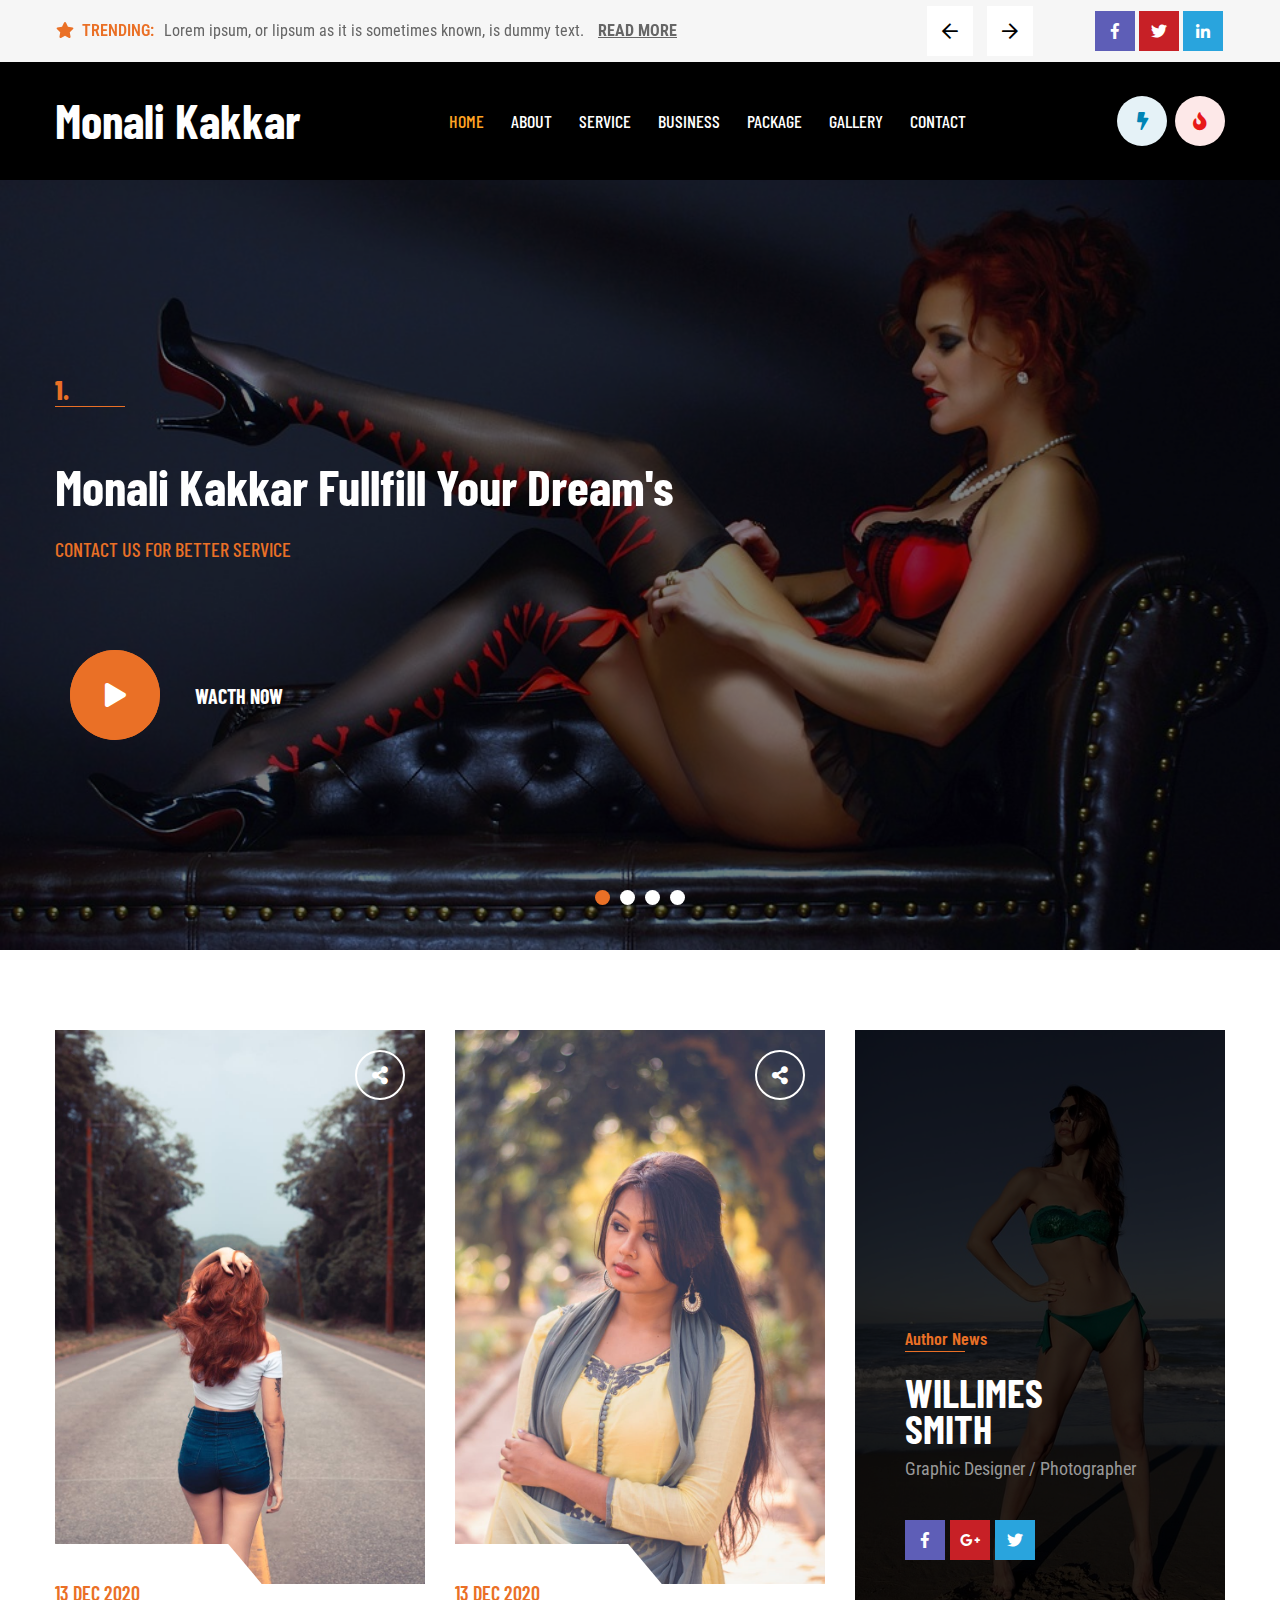
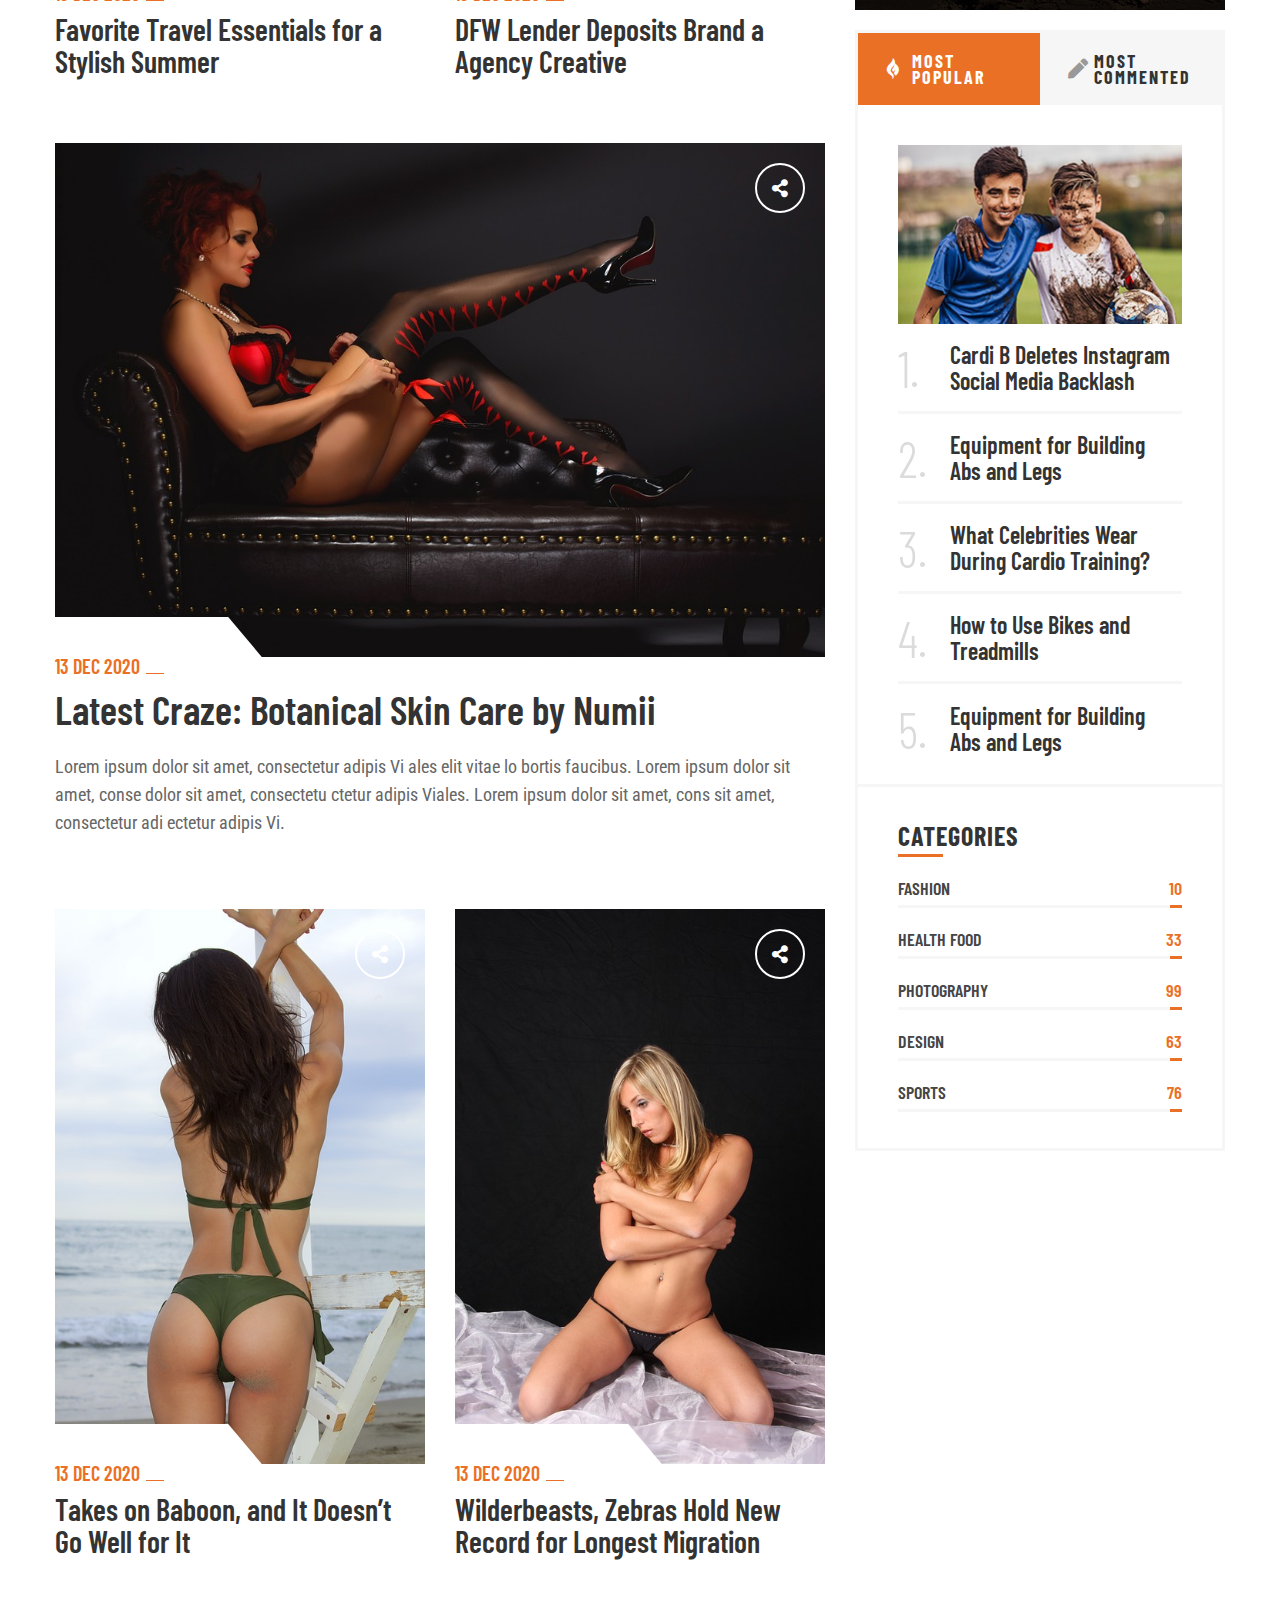
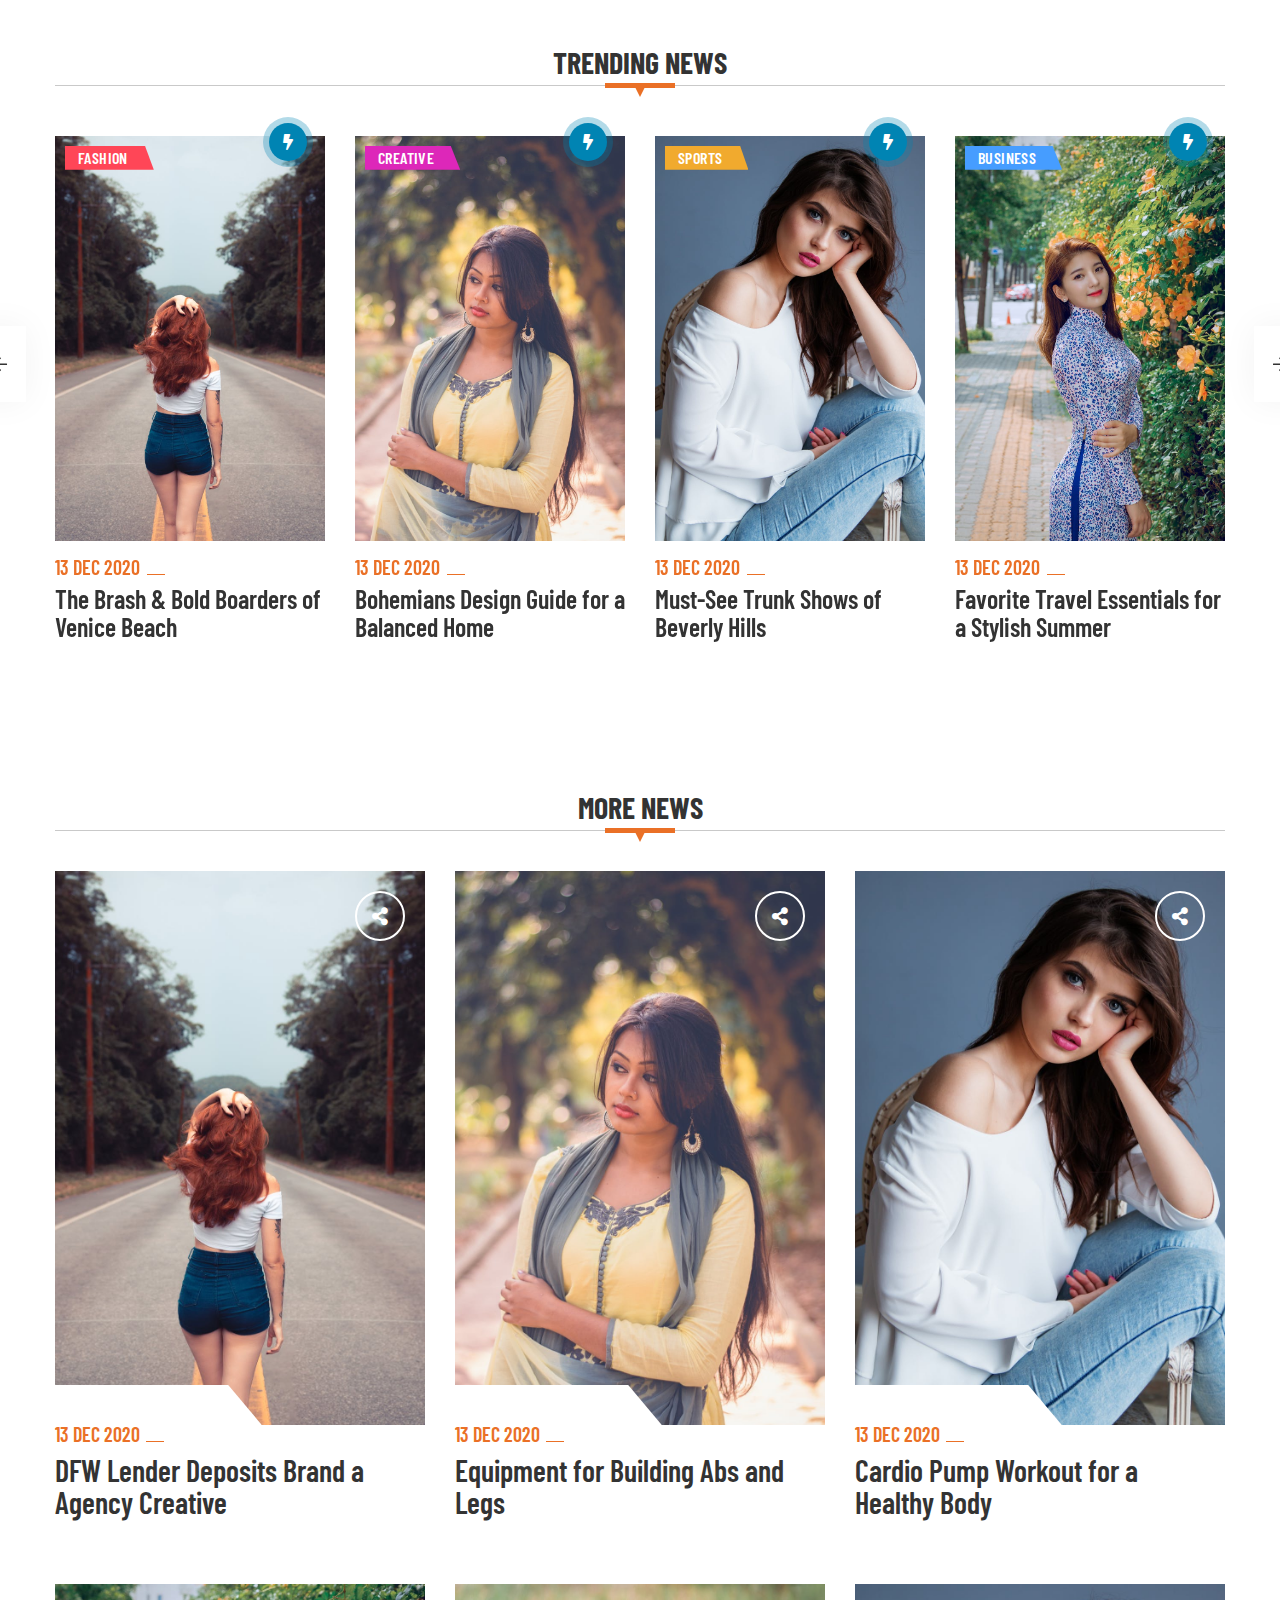
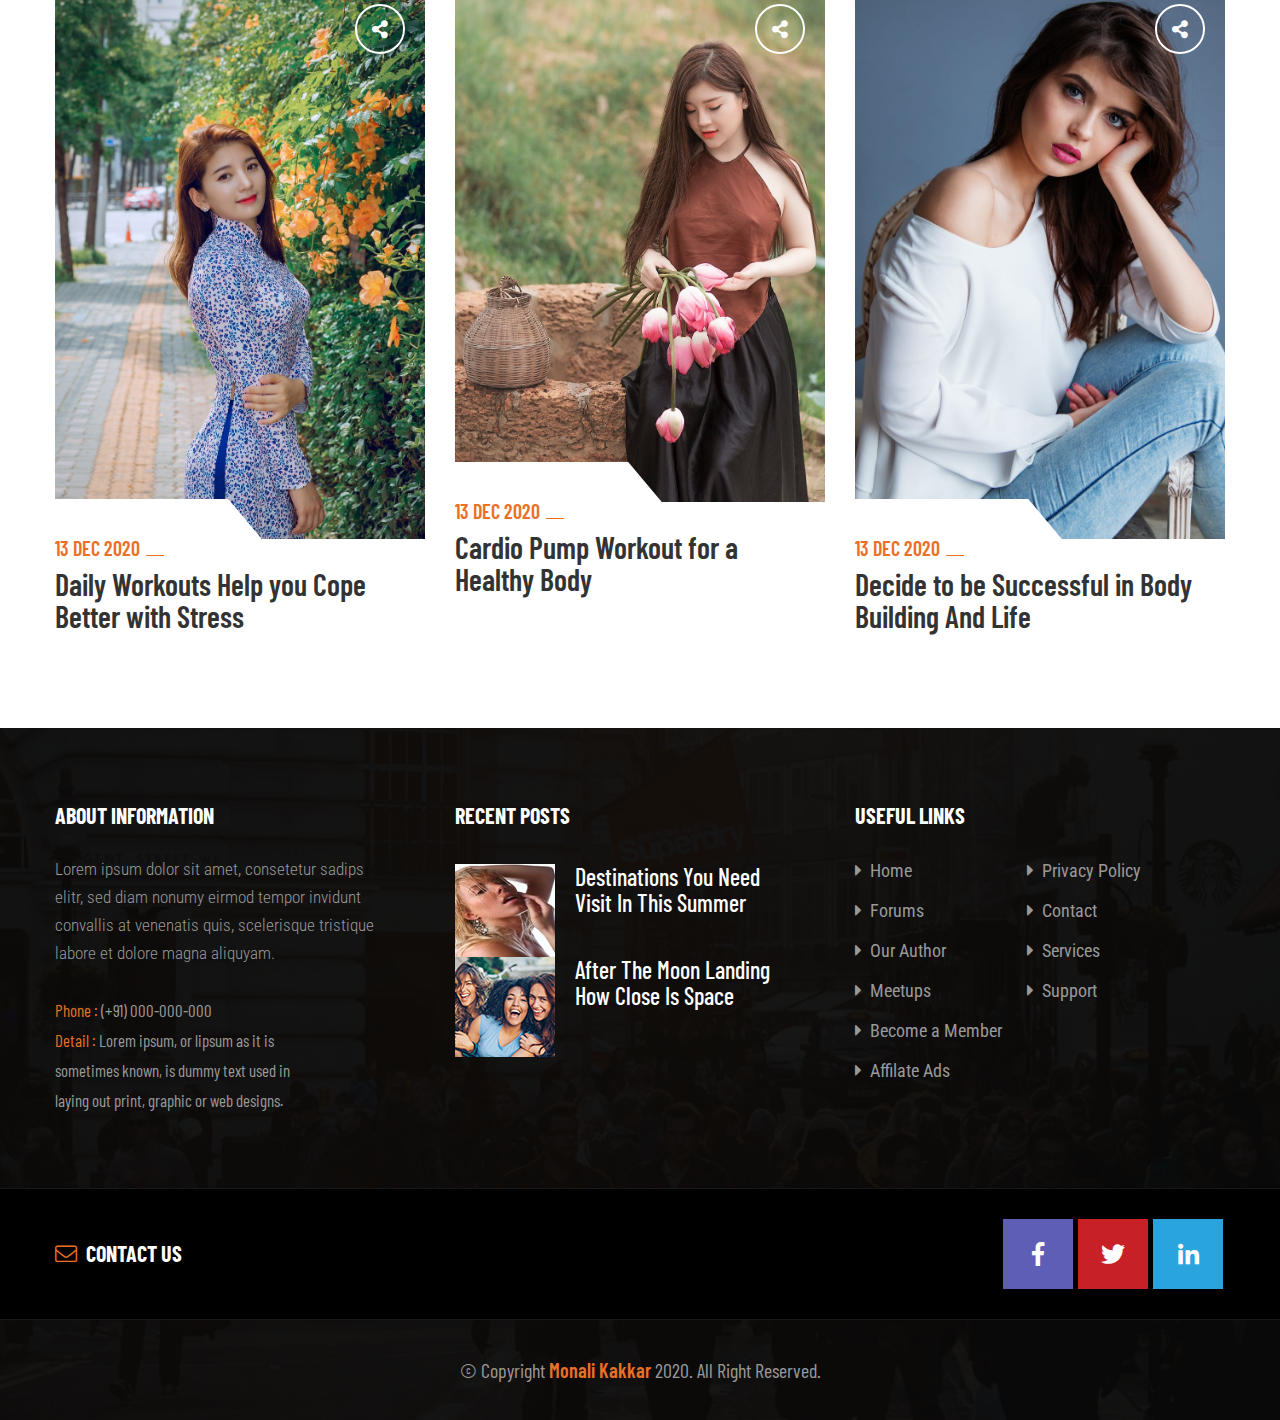
<file: index.html>
<!doctype html>
<html lang="en">

<meta http-equiv="content-type" content="text/html;charset=UTF-8" /><!-- /Added by HTTrack -->
<head>
   
    <!--====== Required meta tags ======-->
    <meta charset="utf-8">
    <meta http-equiv="x-ua-compatible" content="ie=edge">
    <meta name="description" content="">
    <meta name="viewport" content="width=device-width, initial-scale=1, shrink-to-fit=no">
    
    <!--====== Title ======-->
    <title>Monali Kakkar</title>
    
    <!--====== Favicon Icon ======-->
    <link rel="shortcut icon" href="assets/images/favicon.ico" type="image/png">

    <!--====== Bootstrap css ======-->
    <link rel="stylesheet" href="assets/css/bootstrap.min.css">
    
    <!--====== Fontawesome css ======-->
    <link rel="stylesheet" href="assets/css/all.css">
    
    <!--====== animate css ======-->
    <link rel="stylesheet" href="assets/css/animate.min.css">
    
    <!--====== Magnific Popup css ======-->
    <link rel="stylesheet" href="assets/css/magnific-popup.css">
    
    <!--====== Slick css ======-->
    <link rel="stylesheet" href="assets/css/slick.css">
    
    <!--====== Default css ======-->
    <link rel="stylesheet" href="assets/css/default.css">
    
    <!--====== Style css ======-->
    <link rel="stylesheet" href="assets/css/style.css">
  
  
</head>

<body>

    <!--====== OFFCANVAS MOBILE MENU PART START ======-->

    <div class="offcanvas-menu-wrapper">
        <div class="offcanvas-menu">
            <a class="close-mobile-menu" href="javascript:void(0)"><i class="fal fa-times"></i></a>
            <div class="mobile-menu pt-30">
                <nav>
                    <ul>
                        <li class="menu-item-has-children"><a href="#">Home</a>
                            <ul class="sub-menu">
                                <li><a href="index-2.html">Home page 1</a></li>
                                <li><a href="index-3.html">Home page 2</a></li>
                                <li><a href="index-4.html">Home page 3</a></li>
                                <li><a href="index-5.html">Home page 4</a></li>
                            </ul> <!-- dropdown -->
                        </li>
                        <li><a href="aboutus.html">about</a></li>
                        <li class="menu-item-has-children"><a href="#">elements</a>
                            <ul class="sub-menu">
                                <li><a href="cart.html">cart</a></li>
                                <li><a href="checkout.html">checkout</a></li>
                                <li><a href="login.html">login</a></li>
                                <li><a href="singup.html">singup </a></li>
                                <li><a href="order-tracking.html">order tracking</a></li>
                                <li><a href="wishlist.html">wishlist</a></li>
                            </ul> <!-- dropdown -->
                        </li>
                        <li class="menu-item-has-children"><a href="#">shop</a>
                            <ul class="sub-menu">
                                <li><a href="shop-list.html">Shop List</a></li>
                                <li><a href="shop-grid.html">Shop Grid</a></li>
                                <li><a href="shop-grid-sidebar.html">Shop Grid sidebar</a></li>
                                <li><a href="shop-details.html">Shop Details</a></li>
                                <li><a href="shop-details-variable.html">shop Details Variable</a></li>
                            </ul> <!-- dropdown -->
                        </li>
                        <li class="menu-item-has-children"><a href="#">Blog</a>
                            <ul class="sub-menu">
                                <li><a href="blog.html">Blog page</a></li>
                                <li><a href="blog-details.html">Blog Details</a></li>
                            </ul> <!-- dropdown -->
                        </li>
                        <li><a href="#">Contact</a></li>
                    </ul>
                </nav>
            </div>
        </div> <!-- offcanvas menu -->
        <div class="overlay"></div>
    </div>

    <!--====== OFFCANVAS MOBILE MENU PART ENDS ======-->
   
    <!--====== HEADER PART START ======-->
      
    <header class="header-area header-2-area pb-30" style="background-color:black;">
        <div class="header-headline-area mb-30">
            <div class="container">
                <div class="row">
                    <div class="col-lg-12">                    
                        <div class="header-headline d-flex align-items-center justify-content-between">
                            <div class="headline-slide">
                                <div class="item ">
                                    <p><span><i class="fas fa-star"></i> TRENDING:</span> Lorem ipsum, or lipsum as it is sometimes known, is dummy text.   <a href="#">Read More</a></p>
                                </div>
                                <div class="item ">
                                    <p><span><i class="fas fa-star"></i> TRENDING:</span> Lorem ipsum, or lipsum as it is sometimes known, is dummy text.   <a href="#">Read More</a></p>
                                </div>
                            </div>                        
                            <div class="header-social d-none d-lg-block">
                                <ul>
                                    <li><a href="#"><i class="fab fa-facebook-f"></i></a></li>
                                    <!-- <li><a href="#"><i class="fab fa-google-plus-g"></i></a></li> -->
                                    <li><a href="#"><i class="fab fa-twitter"></i></a></li>
                                    <li><a href="#"><i class="fab fa-linkedin-in"></i></a></li>
                                </ul>
                            </div>
                        </div>
                    </div>
                </div>
            </div>
        </div>
        <div class="container">
            <div class="row">
                <div class="col-lg-12">
                    <div class="main-header d-flex justify-content-between align-items-center">

                        <div class="header-logo">
                            <h1 style="color: white;">Monali Kakkar</h1>
                            <!-- <a href="index-2.html"><img src="assets/images/logo-1.png" alt=""></a> -->
                        </div>
                        <div class="header-menu text-center  d-none d-lg-block">
                            <ul>
                                <li>
                                    <a class="active" href="#">Home</a>                                                    
                                    <!-- <ul class="sub-menu">
                                        <li><a href="index-2.html">Home one</a></li>
                                        <li><a href="index-3.html">Home Two</a></li>
                                        <li><a href="index-4.html">Home Three</a></li>
                                        <li><a href="index-5.html">Home Four</a></li>
                                    </ul> -->
                                </li>
                                <li><a href="aboutus.html">About</a></li>
                                <li><a href="#">Service</a></li>
                                <li><a href="#">Business</a></li>
                                <li><a href="#">Package</a></li>
                                <li><a href="gallery.html">Gallery</a></li>
                                <!-- <li>
                                    <a href="#">Blog</a>
                                    <ul class="sub-menu">
                                        <li><a href="category-style-1.html">category style 1</a></li>
                                        <li><a href="category-style-2.html">category style 2</a></li>
                                        <li><a href="category-style-3.html">category style 3</a></li>
                                        <li><a href="category-style-4.html">category style 4</a></li>
                                        <li><a href="category-style-5.html">category style 5</a></li>
                                        <li><a href="blog-details-1.html">blog details 1</a></li>
                                        <li><a href="blog-details-2.html">blog details 2</a></li>
                                    </ul>
                                </li> -->
                                <li><a href="contact-us.html">Contact</a></li>
                            </ul>
                        </div>
                        <div class="header-sub">
                            <ul>
                                <li><a href="#"><i class="fas fa-bolt"></i></a></li>
                                <li><a href="#"><i class="fas fa-fire"></i></a></li>
                                <!-- <li><a href="#"><i class="fal fa-search"></i></a></li> -->
                            </ul>
                        </div>
                        <div class="header-toggler d-block d-lg-none">
                            <i class="fal fa-bars"></i>
                        </div>
                    </div>
                </div>
            </div>
        </div>
    </header> 
   
    <!--====== HEADER PART ENDS ======-->








 <!--====== BANNER PART START ======-->
      
 <section class="banner-slide">
    <div class="banner-area bg_cover d-flex align-items-center" style="background-image: url(assets/images/slider1.jpg);">
        <div class="container">
            <div class="row">
                <div class="col-lg-7">
                    <div class="banner-content">
                        <span data-animation="fadeInLeft" data-delay="0.5s">1.</span>
                        <h1 data-animation="fadeInLeft" data-delay="0.8s" class="title">Monali Kakkar Fullfill Your Dream's</h1>
                        <ul data-animation="fadeInLeft" data-delay="1.2s">
                            <li>Contact Us For Better Service</li>
                            <!-- <li>1M views / 2 months ago</li> -->
                        </ul>
                        <div data-animation="fadeInUp" data-delay="1.8s" class="play">
                            <a href="#">
                                <i class="fas fa-play"></i>
                                <span>Wacth Now</span>
                            </a>
                        </div>
                    </div>
                </div>
            </div>
        </div>
    </div> 
    <div class="banner-area bg_cover d-flex align-items-center" style="background-image: url(assets/images/slider5.jpg);">
        <div class="container">
            <div class="row">
                <div class="col-lg-7">
                    <div class="banner-content">
                        <span data-animation="fadeInLeft" data-delay="0.5s">2.</span>
                        <h1 data-animation="fadeInLeft" data-delay="0.8s" class="title">Monali Kakkar Fullfill Your Dream's</h1>
                        <ul data-animation="fadeInLeft" data-delay="1.2s">
                            <li>Contact Us For Better Service</li>
                            <!-- <li>1M views / 2 months ago</li> -->
                        </ul>
                        <div data-animation="fadeInUp" data-delay="1.8s" class="play">
                            <a href="#">
                                <i class="fas fa-play"></i>
                                <span>Wacth Now</span>
                            </a>
                        </div>
                    </div>
                </div>
            </div>
        </div>
    </div> 
    <div class="banner-area bg_cover d-flex align-items-center" style="background-image: url(assets/images/slider6.jpg);">
        <div class="container">
            <div class="row">
                <div class="col-lg-7">
                    <div class="banner-content">
                        <span data-animation="fadeInLeft" data-delay="0.5s">3.</span>
                        <h1 data-animation="fadeInLeft" data-delay="0.8s" class="title">Monali Kakkar Fullfill Your Dream's</h1>
                        <ul data-animation="fadeInLeft" data-delay="1.2s">
                            <li>Contact Us For Better Service</li>
                            <!-- <li>1M views / 2 months ago</li> -->
                        </ul>
                        <div data-animation="fadeInUp" data-delay="1.8s" class="play">
                            <a href="#">
                                <i class="fas fa-play"></i>
                                <span>Wacth Now</span>
                            </a>
                        </div>
                    </div>
                </div>
            </div>
        </div>
    </div> 
    <div class="banner-area bg_cover d-flex align-items-center" style="background-image: url(assets/images/slider4.jpg);">
        <div class="container">
            <div class="row">
                <div class="col-lg-7">
                    <div class="banner-content">
                        <span data-animation="fadeInLeft" data-delay="0.5s">4.</span>
                        <h1 data-animation="fadeInLeft" data-delay="0.8s" class="title">Monali Kakkar Fullfill Your Dream's</h1>
                        <ul data-animation="fadeInLeft" data-delay="1.2s">
                            <li>Contact Us For Better Service</li>
                            <!-- <li>1M views / 2 months ago</li> -->
                        </ul>
                        <div data-animation="fadeInUp" data-delay="1.8s" class="play">
                            <a href="#">
                                <i class="fas fa-play"></i>
                                <span>Wacth Now</span>
                            </a>
                        </div>
                    </div>
                </div>
            </div>
        </div>
    </div> 
</section>


<!--====== BANNER PART ENDS ======-->






<!--====== NEWS PART START ======-->
      
<section class="news-area mt-30">
    <div class="container">
        <div class="row justify-content-center">
            <div class="col-lg-8">
                <div class="row justify-content-center">
                    <div class="col-lg-6 col-md-6 col-sm-6">
                        <div class="news-item mt-50">
                            <div class="news-item-thumb">
                                <img src="assets/images/a1.jpeg" alt="news">
                                <div class="share-item">
                                    <span class="fas fa-share-alt"></span>
                                    <ul>
                                        <li><a href="#"><i class="fab fa-google-plus-g"></i></a></li>
                                        <li><a href="#"><i class="fab fa-twitter"></i></a></li>
                                        <li><a href="#"><i class="fab fa-facebook-f"></i></a></li>
                                    </ul>
                                </div>
                            </div>
                            <div class="news-item-content">
                                <span>13 Dec 2020</span>
                                <a href="#"><h3 class="title">Favorite Travel Essentials for  a Stylish Summer</h3></a>
                                <!-- <div class="author-item-sub">
                                    <ul>
                                        <li><i class="fas fa-eye"></i> 1.1k</li>
                                        <li><i class="fas fa-pen"></i> 22</li>
                                    </ul>
                                    <span><i class="fab fa-gripfire"></i> 120</span>
                                </div> -->
                            </div>
                        </div>
                    </div>
                    <div class="col-lg-6 col-md-6 col-sm-6">
                        <div class="news-item mt-50">
                            <div class="news-item-thumb">
                                <img src="assets/images/a2.jpeg" alt="news">
                                <div class="share-item">
                                    <span class="fas fa-share-alt"></span>
                                    <ul>
                                        <li><a href="#"><i class="fab fa-google-plus-g"></i></a></li>
                                        <li><a href="#"><i class="fab fa-twitter"></i></a></li>
                                        <li><a href="#"><i class="fab fa-facebook-f"></i></a></li>
                                    </ul>
                                </div>
                            </div>
                            <div class="news-item-content">
                                <span>13 Dec 2020</span>
                                <a href="#"><h3 class="title">DFW Lender Deposits Brand a Agency Creative</h3></a>
                                <!-- <div class="author-item-sub">
                                    <ul>
                                        <li><i class="fas fa-eye"></i> 1.1k</li>
                                        <li><i class="fas fa-pen"></i> 22</li>
                                    </ul>
                                    <span><i class="fab fa-gripfire"></i> 120</span>
                                </div> -->
                            </div>
                        </div>
                    </div>
                    <div class="col-lg-12 col-md-12">
                        <div class="news-item full-item mt-50">
                            <div class="news-item-thumb">
                                <img src="assets/images/slider2.jpg" alt="news">
                                <div class="share-item">
                                    <span class="fas fa-share-alt"></span>
                                    <ul>
                                        <li><a href="#"><i class="fab fa-google-plus-g"></i></a></li>
                                        <li><a href="#"><i class="fab fa-twitter"></i></a></li>
                                        <li><a href="#"><i class="fab fa-facebook-f"></i></a></li>
                                    </ul>
                                </div>
                            </div>
                            <div class="news-item-content">
                                <span>13 Dec 2020</span><br>
                                <a href="#"><h3 class="title">Latest Craze: Botanical Skin Care by Numii</h3></a>
                                <p>Lorem ipsum dolor sit amet, consectetur adipis Vi ales elit vitae lo bortis faucibus. Lorem ipsum dolor sit amet, conse dolor sit amet, consectetu ctetur adipis Viales. Lorem ipsum dolor sit amet, cons sit amet, consectetur adi ectetur adipis Vi.</p>
                                <!-- <div class="author-item-sub">
                                    <ul>
                                        <li><i class="fas fa-eye"></i> 1.1k</li>
                                        <li><i class="fas fa-pen"></i> 22</li>
                                    </ul>
                                    <span><i class="fab fa-gripfire"></i> 120</span>
                                </div> -->
                            </div>
                        </div>
                    </div>
                    <div class="col-lg-6 col-md-6 col-sm-6">
                        <div class="news-item mt-50">
                            <div class="news-item-thumb">
                                <img src="assets/images/a7.jpg" alt="news">
                                <div class="share-item">
                                    <span class="fas fa-share-alt"></span>
                                    <ul>
                                        <li><a href="#"><i class="fab fa-google-plus-g"></i></a></li>
                                        <li><a href="#"><i class="fab fa-twitter"></i></a></li>
                                        <li><a href="#"><i class="fab fa-facebook-f"></i></a></li>
                                    </ul>
                                </div>
                            </div>
                            <div class="news-item-content">
                                <span>13 Dec 2020</span>
                                <a href="#"><h3 class="title">Takes on Baboon, and It Doesn’t  Go Well for It</h3></a>
                                <!-- <div class="author-item-sub">
                                    <ul>
                                        <li><i class="fas fa-eye"></i> 1.1k</li>
                                        <li><i class="fas fa-pen"></i> 22</li>
                                    </ul>
                                    <span><i class="fab fa-gripfire"></i> 120</span>
                                </div> -->
                            </div>
                        </div>
                    </div>
                    <div class="col-lg-6 col-md-6 col-sm-6">
                        <div class="news-item mt-50">
                            <div class="news-item-thumb">
                                <img src="assets/images/a8.jpg" alt="news">
                                <div class="share-item">
                                    <span class="fas fa-share-alt"></span>
                                    <ul>
                                        <li><a href="#"><i class="fab fa-google-plus-g"></i></a></li>
                                        <li><a href="#"><i class="fab fa-twitter"></i></a></li>
                                        <li><a href="#"><i class="fab fa-facebook-f"></i></a></li>
                                    </ul>
                                </div>
                            </div>
                            <div class="news-item-content">
                                <span>13 Dec 2020</span>
                                <a href="#"><h3 class="title">Wilderbeasts, Zebras Hold New Record for Longest Migration</h3></a>
                                <!-- <div class="author-item-sub">
                                    <ul>
                                        <li><i class="fas fa-eye"></i> 1.1k</li>
                                        <li><i class="fas fa-pen"></i> 22</li>
                                    </ul>
                                    <span><i class="fab fa-gripfire"></i> 120</span>
                                </div> -->
                            </div>
                        </div>
                    </div>
                    <!-- <div class="col-lg-12 col-md-12">
                        <div class="news-item full-item mt-50">
                            <div class="news-item-thumb">
                                <img src="assets/images/news-14.jpg" alt="news">
                                <div class="share-item">
                                    <span class="fas fa-share-alt"></span>
                                    <ul>
                                        <li><a href="#"><i class="fab fa-google-plus-g"></i></a></li>
                                        <li><a href="#"><i class="fab fa-twitter"></i></a></li>
                                        <li><a href="#"><i class="fab fa-facebook-f"></i></a></li>
                                    </ul>
                                </div>
                            </div>
                            <div class="news-item-content">
                                <span>13 Dec 2020</span><br>
                                <a href="#"><h3 class="title">African Reserve Got Killed by Lions Instead</h3></a>
                                <p>Lorem ipsum dolor sit amet, consectetur adipis Vi ales elit vitae lo bortis faucibus. Lorem ipsum dolor sit amet, conse dolor sit amet, consectetu ctetur adipis Viales. Lorem ipsum dolor sit amet, cons sit amet, consectetur adi ectetur adipis Vi.</p>
                                <div class="author-item-sub">
                                    <ul>
                                        <li><i class="fas fa-eye"></i> 1.1k</li>
                                        <li><i class="fas fa-pen"></i> 22</li>
                                    </ul>
                                    <span><i class="fab fa-gripfire"></i> 120</span>
                                </div>
                            </div>
                        </div>
                    </div> -->
                    <!-- <div class="col-lg-6 col-md-6 col-sm-6">
                        <div class="news-item mt-50">
                            <div class="news-item-thumb">
                                <img src="assets/images/news-5.jpg" alt="news">
                                <div class="share-item">
                                    <span class="fas fa-share-alt"></span>
                                    <ul>
                                        <li><a href="#"><i class="fab fa-google-plus-g"></i></a></li>
                                        <li><a href="#"><i class="fab fa-twitter"></i></a></li>
                                        <li><a href="#"><i class="fab fa-facebook-f"></i></a></li>
                                    </ul>
                                </div>
                            </div>
                            <div class="news-item-content">
                                <span>13 Dec 2020</span>
                                <a href="#"><h3 class="title">Increase your Strength with Machines</h3></a>
                                <div class="author-item-sub">
                                    <ul>
                                        <li><i class="fas fa-eye"></i> 1.1k</li>
                                        <li><i class="fas fa-pen"></i> 22</li>
                                    </ul>
                                    <span><i class="fab fa-gripfire"></i> 120</span>
                                </div>
                            </div>
                        </div>
                    </div> -->
                    <!-- <div class="col-lg-6 col-md-6 col-sm-6">
                        <div class="news-item mt-50">
                            <div class="news-item-thumb">
                                <img src="assets/images/news-6.jpg" alt="news">
                                <div class="share-item">
                                    <span class="fas fa-share-alt"></span>
                                    <ul>
                                        <li><a href="#"><i class="fab fa-google-plus-g"></i></a></li>
                                        <li><a href="#"><i class="fab fa-twitter"></i></a></li>
                                        <li><a href="#"><i class="fab fa-facebook-f"></i></a></li>
                                    </ul>
                                </div>
                            </div>
                            <div class="news-item-content">
                                <span>13 Dec 2020</span>
                                <a href="#"><h3 class="title">Important Tips: How to Use Bikes and Treadmills</h3></a>
                                <div class="author-item-sub">
                                    <ul>
                                        <li><i class="fas fa-eye"></i> 1.1k</li>
                                        <li><i class="fas fa-pen"></i> 22</li>
                                    </ul>
                                    <span><i class="fab fa-gripfire"></i> 120</span>
                                </div>
                            </div>
                        </div>
                    </div> -->
                    <!-- <div class="col-lg-12">
                        <div class="news-btn text-center mt-50">
                            <a class="main-btn" href="#">load more</a>
                        </div>
                    </div> -->
                </div>
            </div>
            <div class="col-lg-4 col-md-7 col-sm-10">
                <div class="author-news-item mt-50">
                    <img src="assets/images/a9.jpg" alt="author">
                    <div class="author-news-overlay d-flex align-items-end">
                        <!-- <div class="author-thumb">
                            <img src="assets/images/author-man.jpg" alt="">
                        </div> -->
                        <div class="author-content">
                            <span>Author News</span>
                            <h4 class="title">Willimes Smith</h4>
                            <p>Graphic Designer / Photographer</p>
                            <div class="header-social">
                                <ul>
                                    <li><a href="#"><i class="fab fa-facebook-f"></i></a></li>
                                    <li><a href="#"><i class="fab fa-google-plus-g"></i></a></li>
                                    <li><a href="#"><i class="fab fa-twitter"></i></a></li>
                                </ul>
                            </div>
                        </div>
                    </div>
                </div>
                <div class="news-sidebar mt-20">
                    <div class="news-update-btn">
                        <ul class="nav nav-pills" id="pills-tab" role="tablist">
                            <li class="nav-item">
                                <a class="nav-link active" id="pills-home-tab" data-toggle="pill" href="#pills-home" role="tab" aria-controls="pills-home" aria-selected="true"><span><i class="fab fa-gripfire"></i> Most <br> Popular</span></a>
                            </li>
                            <li class="nav-item">
                                <a class="nav-link" id="pills-profile-tab" data-toggle="pill" href="#pills-profile" role="tab" aria-controls="pills-profile" aria-selected="true"><span><i class="fas fa-pen"></i> Most   <br> commented</span></a>
                            </li>
                        </ul>
                    </div>
                    <div class="news-update-item">
                        <div class="tab-content" id="pills-tabContent">
                            <div class="tab-pane fade show active" id="pills-home" role="tabpanel" aria-labelledby="pills-home-tab">
                                <div class="news-update-thumb">
                                    <img src="assets/images/news-update.jpg" alt="news">
                                </div>
                                <div class="news-update-content">
                                    <div class="item">
                                        <a href="#"><h3 class="title">Cardi B Deletes Instagram Social Media Backlash</h3></a>
                                        <span>1.</span>
                                    </div>
                                    <div class="item">
                                        <a href="#"><h3 class="title">Equipment for Building  Abs and Legs</h3></a>
                                        <span>2.</span>
                                    </div>
                                    <div class="item">
                                        <a href="#"><h3 class="title">What Celebrities Wear During Cardio Training?</h3></a>
                                        <span>3.</span>
                                    </div>
                                    <div class="item">
                                        <a href="#"><h3 class="title">How to Use Bikes and  Treadmills</h3></a>
                                        <span>4.</span>
                                    </div>
                                    <div class="item">
                                        <a href="#"><h3 class="title">Equipment for Building  Abs and Legs</h3></a>
                                        <span>5.</span>
                                    </div>
                                </div>
                            </div>
                            <div class="tab-pane fade" id="pills-profile" role="tabpanel" aria-labelledby="pills-profile-tab">
                                <div class="news-update-thumb">
                                    <img src="assets/images/news-update-2.jpg" alt="news">
                                </div>
                                <div class="news-update-content">
                                    <div class="item">
                                        <a href="#"><h3 class="title">Cardi B Deletes Instagram Social Media Backlash</h3></a>
                                        <span>1.</span>
                                    </div>
                                    <div class="item">
                                        <a href="#"><h3 class="title">Equipment for Building  Abs and Legs</h3></a>
                                        <span>2.</span>
                                    </div>
                                    <div class="item">
                                        <a href="#"><h3 class="title">What Celebrities Wear During Cardio Training?</h3></a>
                                        <span>3.</span>
                                    </div>
                                    <div class="item">
                                        <a href="#"><h3 class="title">How to Use Bikes and  Treadmills</h3></a>
                                        <span>4.</span>
                                    </div>
                                    <div class="item">
                                        <a href="#"><h3 class="title">Equipment for Building  Abs and Legs</h3></a>
                                        <span>5.</span>
                                    </div>
                                </div>
                            </div>
                        </div>
                    </div>
                    <div class="news-sidebar-categories">
                        <h3 class="title">Categories</h3>
                        <a href="#" class="item">
                            <span>Fashion</span>
                            <span class="color">10</span>
                        </a>
                        <a href="#" class="item">
                            <span>Health Food</span>
                            <span class="color">33</span>
                        </a>
                        <a href="#" class="item">
                            <span>Photography</span>
                            <span class="color">99</span>
                        </a>
                        <a href="#" class="item">
                            <span>Design</span>
                            <span class="color">63</span>
                        </a>
                        <a href="#" class="item">
                            <span>Sports</span>
                            <span class="color">76</span>
                        </a>
                    </div>
                    <!-- <div class="news-sidebar-video">
                        <div class="video-title">
                            <h3 class="title">Top Videos</h3>
                        </div>
                        <div class="news-sidebar-video-item">
                            <div class="news-sidebar-video-thumb">
                                <img src="assets/images/news-video-1.jpg" alt="">
                                <a href="#"><i class="fas fa-play"></i></a>
                            </div>
                            <div class="news-sidebar-video-content text-center">
                                <a href="#"><h3 class="title">The Models Who Owned the Fall ’15 Runways</h3></a>
                                <span>1M views   /   2 months ago</span>
                            </div>
                        </div>
                        <div class="news-sidebar-video-item">
                            <div class="news-sidebar-video-thumb">
                                <img src="assets/images/news-video-2.jpg" alt="">
                                <a href="#"><i class="fas fa-play"></i></a>
                            </div>
                            <div class="news-sidebar-video-content text-center">
                                <a href="#"><h3 class="title">The Models Who Owned the Fall ’15 Runways</h3></a>
                                <span>1M views   /   2 months ago</span>
                            </div>
                        </div>
                        <div class="news-video-btn text-center">
                            <a class="main-btn" href="#">Subscribe Channel</a>
                        </div>
                    </div> -->
                    <!-- <div class="news-sidebar-subscribe">
                        <div class="subscribe-title">
                            <h3 class="title">Top Videos</h3>
                        </div>
                        <div class="news-sidebar-subscribe-content">
                            <p>Lorem ipsum dolor sit amet, consec tetuer adipisci my nibh euismod</p>
                            <form action="#">
                                <div class="input-box">
                                    <input type="text" placeholder="Enter your email....">
                                    <button class="main-btn main-btn-2" type="button">subscribe</button>
                                </div>
                            </form>
                        </div>
                    </div> -->
                </div>
            </div>
        </div>
    </div>
</section> 

<!--====== NEWS PART ENDS ======-->

<!--====== TRENDING NEWS PART START ======-->
  
<section class="trending-news-area pb-75">
    <div class="container">
        <div class="row ">
            <div class="col-lg-12">
                <div class="section-title text-center">
                    <h3 class="title">Trending News</h3>
                </div>
            </div>
        </div>
        <div class="row trending-slide">
            <div class="col-lg-3">
                <div class="trending-News-item mt-50">
                    <div class="trending-news-thumb">
                        <img src="assets/images/a1.jpeg" alt="trending">
                        <span>Fashion</span>
                        <i class="fas fa-bolt"></i>
                    </div>
                    <div class="trending-news-content">
                        <span>13 Dec 2020</span>
                        <a href="#"><h4 class="title">The Brash & Bold Boarders of Venice Beach</h4></a>
                    </div>
                </div>
            </div>
            <div class="col-lg-3">
                <div class="trending-News-item mt-50 item-2">
                    <div class="trending-news-thumb">
                        <img src="assets/images/a2.jpeg" alt="trending">
                        <span>Creative</span>
                        <i class="fas fa-bolt"></i>
                    </div>
                    <div class="trending-news-content">
                        <span>13 Dec 2020</span>
                        <a href="#"><h4 class="title">Bohemians Design Guide for a Balanced Home</h4></a>
                    </div>
                </div>
            </div>
            <div class="col-lg-3">
                <div class="trending-News-item mt-50 item-3">
                    <div class="trending-news-thumb">
                        <img src="assets/images/a3.jpeg" alt="trending">
                        <span>Sports</span>
                        <i class="fas fa-bolt"></i>
                    </div>
                    <div class="trending-news-content">
                        <span>13 Dec 2020</span>
                        <a href="#"><h4 class="title">Must-See Trunk Shows of  Beverly Hills</h4></a>
                    </div>
                </div>
            </div>
            <div class="col-lg-3">
                <div class="trending-News-item mt-50 item-4">
                    <div class="trending-news-thumb">
                        <img src="assets/images/a4.jpeg" alt="trending">
                        <span>Business</span>
                        <i class="fas fa-bolt"></i>
                    </div>
                    <div class="trending-news-content">
                        <span>13 Dec 2020</span>
                        <a href="#"><h4 class="title">Favorite Travel Essentials for a Stylish Summer</h4></a>
                    </div>
                </div>
            </div>
            <div class="col-lg-3">
                <div class="trending-News-item mt-50 item-2">
                    <div class="trending-news-thumb">
                        <img src="assets/images/a5.jpeg" alt="trending">
                        <span>Design</span>
                        <i class="fas fa-bolt"></i>
                    </div>
                    <div class="trending-news-content">
                        <span>13 Dec 2020</span>
                        <a href="#"><h4 class="title">Bohemians Design Guide for a Balanced Home</h4></a>
                    </div>
                </div>
            </div>
        </div>
    </div>
</section> 

<!--====== TRENDING NEWS PART ENDS ======-->

<!--====== INSTAGRAM PART START ======-->
<!--   
<section class="instagram-area">
    <div class="instagram-flex d-block d-md-flex">
        <div class="instagram-item">
            <img src="assets/images/instagram-1.jpg" alt="instagram">
            <div class="instagram-overlay">
                <i class="fab fa-instagram"></i>
                <span><i class="fas fa-heart"></i>22 Likes</span>
            </div>
        </div>
        <div class="instagram-item">
            <img src="assets/images/instagram-2.jpg" alt="instagram">
            <div class="instagram-overlay">
                <i class="fab fa-instagram"></i>
                <span><i class="fas fa-heart"></i>22 Likes</span>
            </div>
        </div>
        <div class="instagram-item">
            <img src="assets/images/instagram-3.jpg" alt="instagram">
            <div class="instagram-overlay">
                <i class="fab fa-instagram"></i>
                <span><i class="fas fa-heart"></i>22 Likes</span>
            </div>
        </div>
        <div class="instagram-item">
            <img src="assets/images/instagram-4.jpg" alt="instagram">
            <div class="instagram-overlay">
                <i class="fab fa-instagram"></i>
                <span><i class="fas fa-heart"></i>22 Likes</span>
            </div>
        </div>
    </div>
    <div class="instagram-flex d-block d-md-flex">
        <div class="instagram-item">
            <img src="assets/images/instagram-5.jpg" alt="instagram">
            <div class="instagram-overlay">
                <i class="fab fa-instagram"></i>
                <span><i class="fas fa-heart"></i>22 Likes</span>
            </div>
        </div>
        <div class="instagram-item">
            <img src="assets/images/instagram-6.jpg" alt="instagram">
            <div class="instagram-overlay">
                <i class="fab fa-instagram"></i>
                <span><i class="fas fa-heart"></i>22 Likes</span>
            </div>
        </div>
        <div class="instagram-item">
            <img src="assets/images/instagram-7.jpg" alt="instagram">
            <div class="instagram-overlay">
                <i class="fab fa-instagram"></i>
                <span><i class="fas fa-heart"></i>22 Likes</span>
            </div>
        </div>
        <div class="instagram-item">
            <img src="assets/images/instagram-8.jpg" alt="instagram">
            <div class="instagram-content d-flex justify-content-center align-items-end">
                <div class="item text-center">
                    <span>Follow@instagram</span>
                    <h4 class="title">SnowDrop</h4>
                    <a class="main-btn" href="#">Follow Us</a>
                </div>
            </div>
        </div>
    </div>
</section>  -->

<!--====== INSTAGRAM PART ENDS ======-->

<!--====== MORE NEWs PART START ======-->
  
<section class="more-news-area">
    <div class="container">
        <div class="row ">
            <div class="col-lg-12">
                <div class="section-title text-center">
                    <h3 class="title">More News</h3>
                </div>
            </div>
        </div>
        <div class="row">
            <div class="col-lg-4 col-md-6 col-sm-6">
                <div class="news-item mt-20">
                    <div class="news-item-thumb">
                        <img src="assets/images/a1.jpeg" alt="news">
                        <div class="share-item">
                            <span class="fas fa-share-alt"></span>
                            <ul>
                                <li><a href="#"><i class="fab fa-google-plus-g"></i></a></li>
                                <li><a href="#"><i class="fab fa-twitter"></i></a></li>
                                <li><a href="#"><i class="fab fa-facebook-f"></i></a></li>
                            </ul>
                        </div>
                    </div>
                    <div class="news-item-content">
                        <span>13 Dec 2020</span>
                        <a href="#"><h3 class="title">DFW Lender Deposits Brand a Agency Creative</h3></a>
                        <!-- <div class="author-item-sub">
                            <ul>
                                <li><i class="fas fa-eye"></i> 1.1k</li>
                                <li><i class="fas fa-pen"></i> 22</li>
                            </ul>
                            <span><i class="fab fa-gripfire"></i> 120</span>
                        </div> -->
                    </div>
                </div>
            </div>
            <div class="col-lg-4 col-md-6 col-sm-6">
                <div class="news-item mt-20">
                    <div class="news-item-thumb">
                        <img src="assets/images/a2.jpeg" alt="news">
                        <div class="share-item">
                            <span class="fas fa-share-alt"></span>
                            <ul>
                                <li><a href="#"><i class="fab fa-google-plus-g"></i></a></li>
                                <li><a href="#"><i class="fab fa-twitter"></i></a></li>
                                <li><a href="#"><i class="fab fa-facebook-f"></i></a></li>
                            </ul>
                        </div>
                    </div>
                    <div class="news-item-content">
                        <span>13 Dec 2020</span>
                        <a href="#"><h3 class="title">Equipment for Building Abs and Legs</h3></a>
                        <!-- <div class="author-item-sub">
                            <ul>
                                <li><i class="fas fa-eye"></i> 1.1k</li>
                                <li><i class="fas fa-pen"></i> 22</li>
                            </ul>
                            <span><i class="fab fa-gripfire"></i> 120</span>
                        </div> -->
                    </div>
                </div>
            </div>
            <div class="col-lg-4 col-md-6 col-sm-6">
                <div class="news-item mt-20">
                    <div class="news-item-thumb">
                        <img src="assets/images/a3.jpeg" alt="news">
                        <div class="share-item">
                            <span class="fas fa-share-alt"></span>
                            <ul>
                                <li><a href="#"><i class="fab fa-google-plus-g"></i></a></li>
                                <li><a href="#"><i class="fab fa-twitter"></i></a></li>
                                <li><a href="#"><i class="fab fa-facebook-f"></i></a></li>
                            </ul>
                        </div>
                    </div>
                    <div class="news-item-content">
                        <span>13 Dec 2020</span>
                        <a href="#"><h3 class="title">Cardio Pump Workout for a Healthy Body</h3></a>
                        <!-- <div class="author-item-sub">
                            <ul>
                                <li><i class="fas fa-eye"></i> 1.1k</li>
                                <li><i class="fas fa-pen"></i> 22</li>
                            </ul>
                            <span><i class="fab fa-gripfire"></i> 120</span>
                        </div> -->
                    </div>
                </div>
            </div>
            <div class="col-lg-4 col-md-6 col-sm-6">
                <div class="news-item mt-50">
                    <div class="news-item-thumb">
                        <img src="assets/images/a4.jpeg" alt="news">
                        <div class="share-item">
                            <span class="fas fa-share-alt"></span>
                            <ul>
                                <li><a href="#"><i class="fab fa-google-plus-g"></i></a></li>
                                <li><a href="#"><i class="fab fa-twitter"></i></a></li>
                                <li><a href="#"><i class="fab fa-facebook-f"></i></a></li>
                            </ul>
                        </div>
                    </div>
                    <div class="news-item-content">
                        <span>13 Dec 2020</span>
                        <a href="#"><h3 class="title">Daily Workouts Help you Cope Better with Stress</h3></a>
                        <!-- <div class="author-item-sub">
                            <ul>
                                <li><i class="fas fa-eye"></i> 1.1k</li>
                                <li><i class="fas fa-pen"></i> 22</li>
                            </ul>
                            <span><i class="fab fa-gripfire"></i> 120</span>
                        </div> -->
                    </div>
                </div>
            </div>
            <div class="col-lg-4 col-md-6 col-sm-6">
                <div class="news-item mt-50">
                    <div class="news-item-thumb">
                        <img src="assets/images/a5.jpeg" alt="news">
                        <div class="share-item">
                            <span class="fas fa-share-alt"></span>
                            <ul>
                                <li><a href="#"><i class="fab fa-google-plus-g"></i></a></li>
                                <li><a href="#"><i class="fab fa-twitter"></i></a></li>
                                <li><a href="#"><i class="fab fa-facebook-f"></i></a></li>
                            </ul>
                        </div>
                    </div>
                    <div class="news-item-content">
                        <span>13 Dec 2020</span>
                        <a href="#"><h3 class="title">Cardio Pump Workout for a Healthy Body</h3></a>
                        <!-- <div class="author-item-sub">
                            <ul>
                                <li><i class="fas fa-eye"></i> 1.1k</li>
                                <li><i class="fas fa-pen"></i> 22</li>
                            </ul>
                            <span><i class="fab fa-gripfire"></i> 120</span>
                        </div> -->
                    </div>
                </div>
            </div>
            <div class="col-lg-4 col-md-6 col-sm-6">
                <div class="news-item mt-50">
                    <div class="news-item-thumb">
                        <img src="assets/images/a3.jpeg" alt="news">
                        <div class="share-item">
                            <span class="fas fa-share-alt"></span>
                            <ul>
                                <li><a href="#"><i class="fab fa-google-plus-g"></i></a></li>
                                <li><a href="#"><i class="fab fa-twitter"></i></a></li>
                                <li><a href="#"><i class="fab fa-facebook-f"></i></a></li>
                            </ul>
                        </div>
                    </div>
                    <div class="news-item-content">
                        <span>13 Dec 2020</span>
                        <a href="#"><h3 class="title">Decide to be Successful in Body Building And Life</h3></a>
                        <!-- <div class="author-item-sub">
                            <ul>
                                <li><i class="fas fa-eye"></i> 1.1k</li>
                                <li><i class="fas fa-pen"></i> 22</li>
                            </ul>
                            <span><i class="fab fa-gripfire"></i> 120</span>
                        </div> -->
                    </div>
                </div>
            </div>
        </div>
    </div>
</section> 

<!--====== MORE NEWs PART ENDS ======-->

<!--====== FOOTER PART START ======-->
  
<footer class="footer-area bg_cover" style="background-image: url(assets/images/footer-bg.jpg);">
    <div class="container">
        <div class="row justify-content-start justify-content-md-center">
            <div class="col-lg-4 col-md-6 col-sm-12">
                <div class="footer-item-1 mt-30">
                    <div class="footer-title">
                        <h4 class="title">About Information</h4>
                    </div>
                    <div class="footer-content">
                        <p>Lorem ipsum dolor sit amet, consetetur sadips elitr, sed diam nonumy eirmod tempor invidunt convallis at venenatis quis, scelerisque tristique labore et dolore magna aliquyam.</p>
                        <ul>
                            <li><span>Phone :</span>   (+91) 000-000-000 </li>
                            <li><span>Detail :</span>   Lorem ipsum, or lipsum as it is sometimes known, is dummy text used in laying out print, graphic or web designs. </li>
                        </ul>
                    </div>
                </div>
            </div>
            <div class="col-lg-4 col-md-6 col-sm-8">
                <div class="footer-item-2 mt-30">
                    <div class="footer-title">
                        <h4 class="title">Recent Posts</h4>
                    </div>
                    <div class="footer-author-item">
                        <div class="item mt-30">
                            <img src="assets/images/a11.jpeg" alt="author">
                            <a href="#"><h4 class="title">Destinations You Need  Visit In This Summer</h4></a>
                            <!-- <span>12 Dec 2019 <span><i class="fab fa-gripfire"></i> 120</span></span> -->
                        </div>
                        <div class="item mt-30">
                            <img src="assets/images/footer-author-2.jpg" alt="author">
                            <a href="#"><h4 class="title">After The Moon Landing How Close Is Space</h4></a>
                            <!-- <span>12 Dec 2019 <span><i class="fab fa-gripfire"></i> 120</span></span> -->
                        </div>
                    </div>
                </div>
            </div>
            <div class="col-lg-4 col-md-12">
                <div class="footer-item-3 mt-30">
                    <div class="footer-title">
                        <h4 class="title">Useful Links</h4>
                    </div>
                    <div class="footer-links d-flex">
                        <ul>
                            <li><a href="#"><i class="fas fa-caret-right"></i> Home</a></li>
                            <li><a href="#"><i class="fas fa-caret-right"></i> Forums</a></li>
                            <li><a href="#"><i class="fas fa-caret-right"></i> Our Author</a></li>
                            <li><a href="#"><i class="fas fa-caret-right"></i> Meetups</a></li>
                            <li><a href="#"><i class="fas fa-caret-right"></i> Become a Member</a></li>
                            <li><a href="#"><i class="fas fa-caret-right"></i> Affilate Ads </a></li>
                        </ul>
                        <ul class="ml-55">
                            <li><a href="#"><i class="fas fa-caret-right"></i> Privacy Policy</a></li>
                            <li><a href="#"><i class="fas fa-caret-right"></i> Contact</a></li>
                            <li><a href="#"><i class="fas fa-caret-right"></i> Services</a></li>
                            <li><a href="#"><i class="fas fa-caret-right"></i> Support</a></li>
                        </ul>
                    </div>
                </div>
            </div>
        </div>
    </div>
    <div class="footer-newsletter">
        <div class="container">
            <div class="row">
                <div class="col-lg-12">
                    <div class="newsletter-flex d-block d-lg-flex ">
                        <div class="newsletter-title">
                            <h3 class="title"><i class="fal fa-envelope"></i> Contact Us</h3>
                        </div>
                        <div class="newsletter-input">
                            <!-- <input type="text" placeholder="Enter your email here">
                            <button class="main-btn"><i class="fas fa-share"></i> Subscribe</button> -->
                        </div>
                        <div class="newsletter-social">
                            <ul>
                                <li><a href="#"><i class="fab fa-facebook-f"></i></a></li>
                                <!-- <li><a href="#"><i class="fab fa-google-plus-g"></i></a></li> -->
                                <li><a href="#"><i class="fab fa-twitter"></i></a></li>
                                <li><a href="#"><i class="fab fa-linkedin-in"></i></a></li>
                                <!-- <li><a href="#"><i class="fab fa-dribbble"></i></a></li> -->
                            </ul>
                        </div>
                    </div>
                </div>
            </div>
        </div>
    </div>
    <div class="copyright-text text-center">
        <p>© Copyright <span>Monali Kakkar</span> 2020. All Right Reserved.</p>
    </div>
</footer> 

<!--====== FOOTER PART ENDS ======-->

<!--====== GO TO TOP PART START ======-->

<div class="go-top-area">
    <div class="go-top-wrap">
        <div class="go-top-btn-wrap">
            <div class="go-top go-top-btn">
                <i class="fa fa-angle-double-up"></i>
                <i class="fa fa-angle-double-up"></i>
            </div>
        </div>
    </div>
</div>

<!--====== GO TO TOP PART ENDS ======-->




<!--====== jquery js ======-->
<script src="assets/js/vendor/modernizr-3.6.0.min.js"></script>
<script src="assets/js/vendor/jquery-1.12.4.min.js"></script>

<!--====== Bootstrap js ======-->
<script src="assets/js/bootstrap.min.js"></script>
<script src="assets/js/popper.min.js"></script>

<!--====== Slick js ======-->
<script src="assets/js/slick.min.js"></script>

<!--====== Isotope js ======-->
<script src="assets/js/isotope.pkgd.min.js"></script>

<!--====== Images Loaded js ======-->
<script src="assets/js/imagesloaded.pkgd.min.js"></script>

<!--====== Magnific Popup js ======-->
<script src="assets/js/jquery.magnific-popup.min.js"></script>

<!--====== Ajax Contact js ======-->
<script src="assets/js/ajax-contact.js"></script>

<!--====== Main js ======-->
<script src="assets/js/main.js"></script>

</body>

</html>
</file>
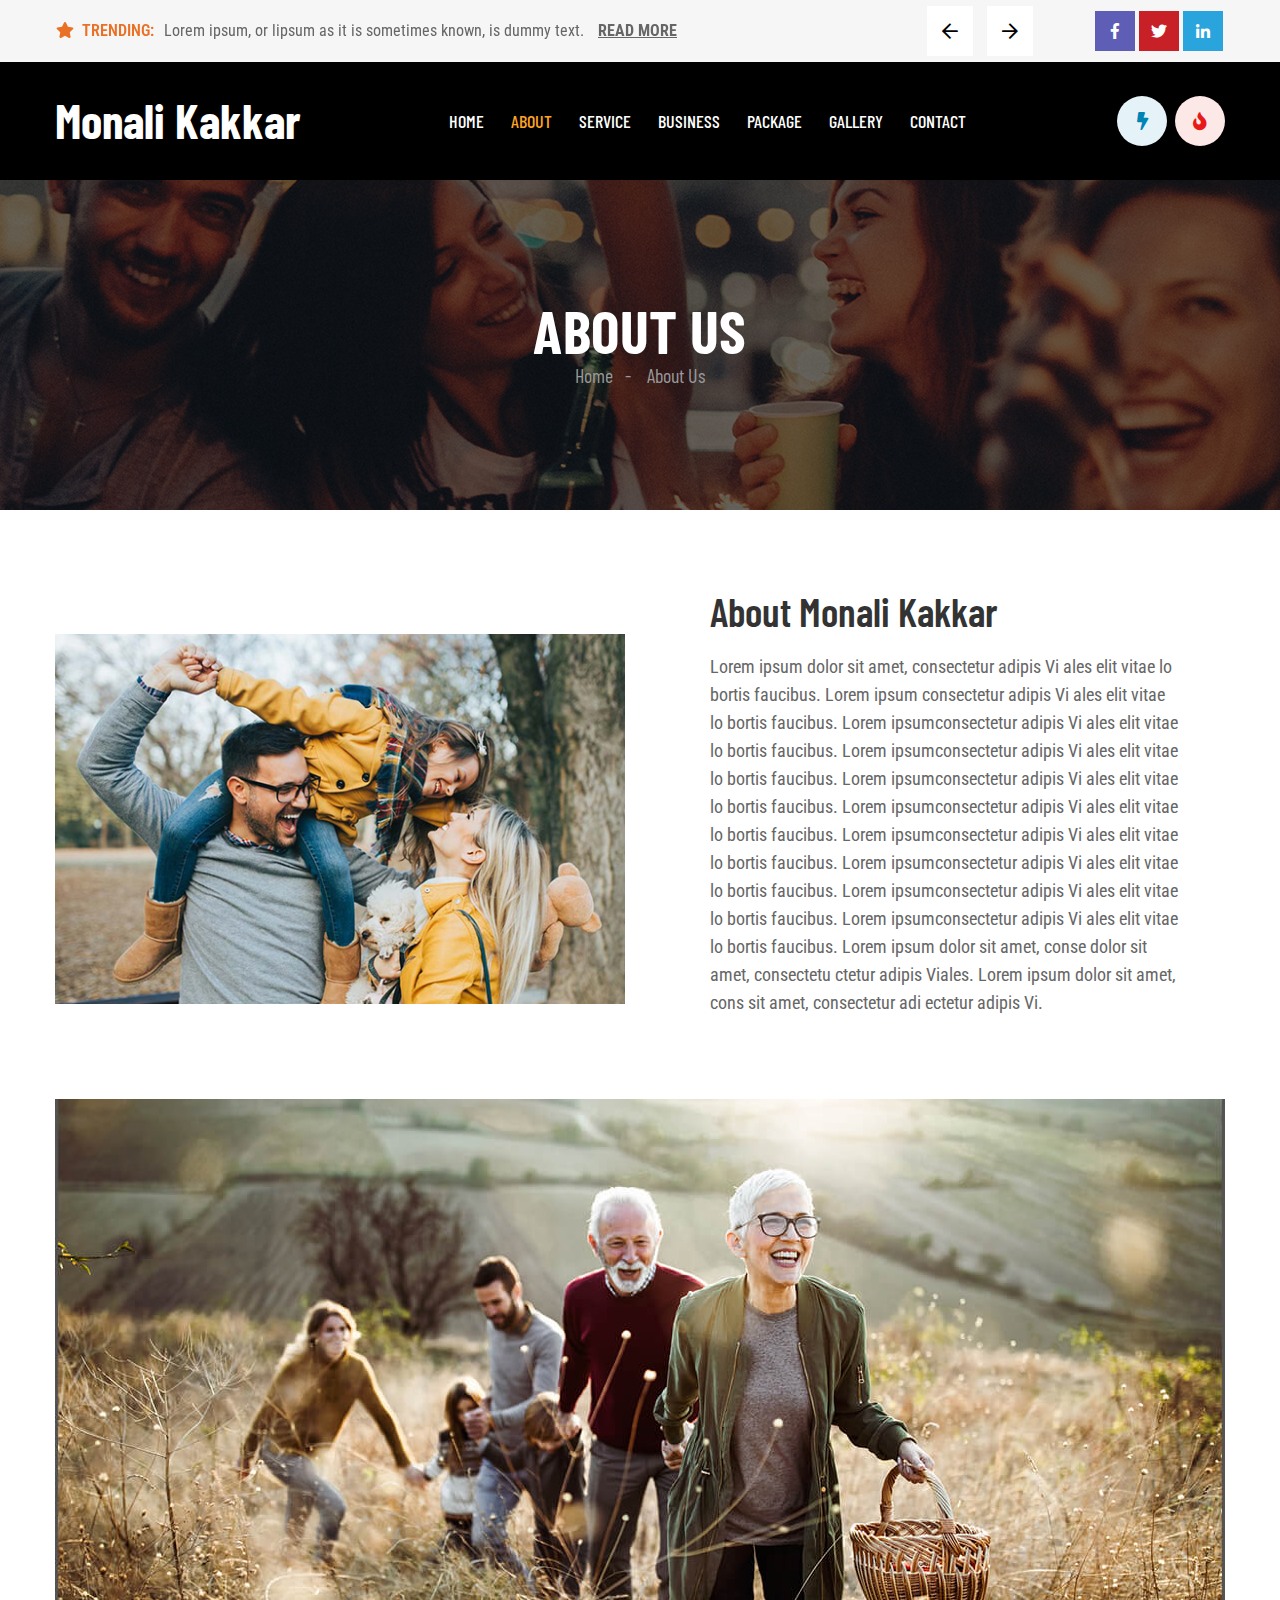
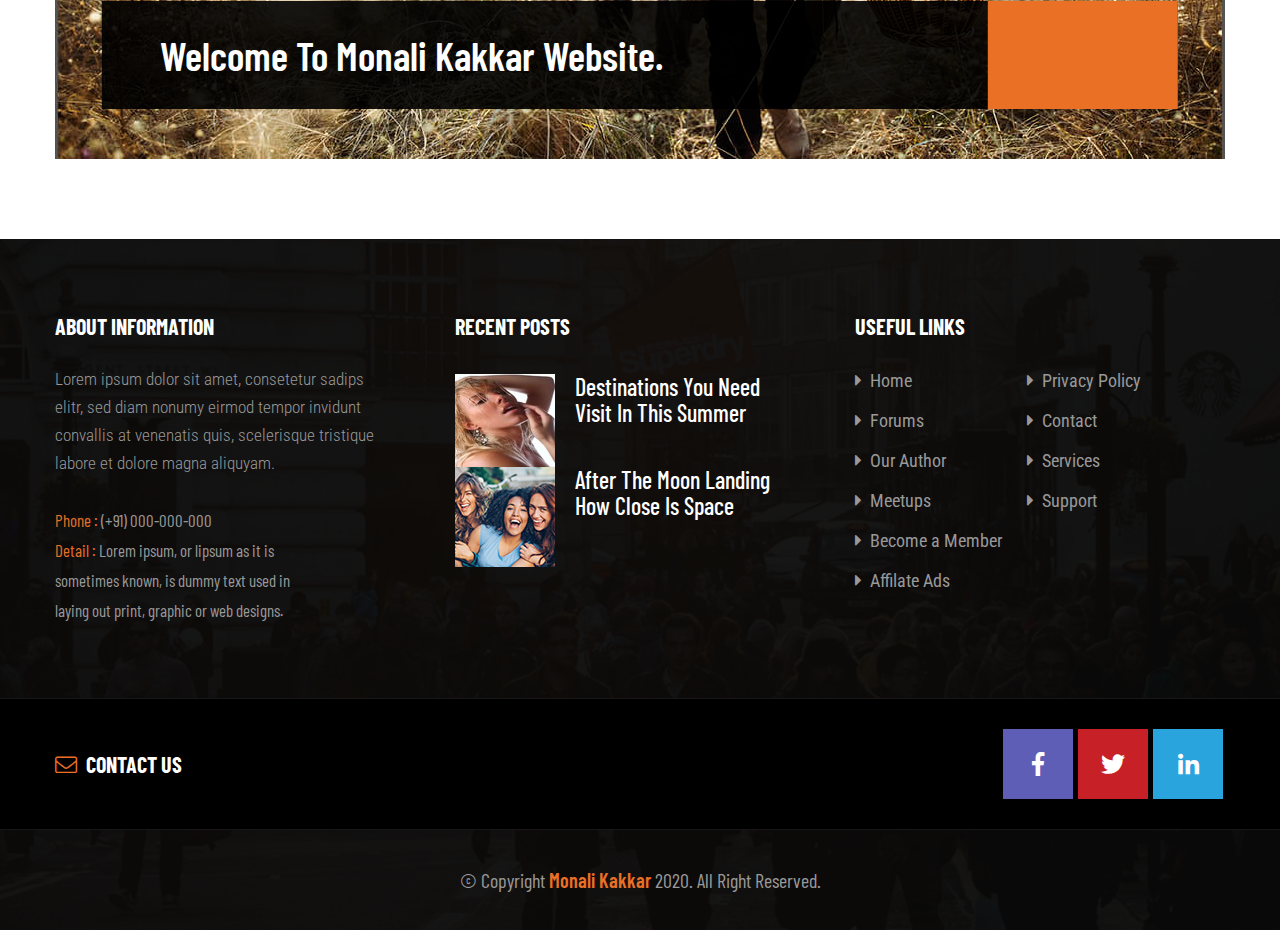
<file: aboutus.html>
<!doctype html>
<html lang="en">

<meta http-equiv="content-type" content="text/html;charset=UTF-8" /><!-- /Added by HTTrack -->
<head>
   
    <!--====== Required meta tags ======-->
    <meta charset="utf-8">
    <meta http-equiv="x-ua-compatible" content="ie=edge">
    <meta name="description" content="">
    <meta name="viewport" content="width=device-width, initial-scale=1, shrink-to-fit=no">
    
    <!--====== Title ======-->
    <title>Monali Kakkar</title>
    
    <!--====== Favicon Icon ======-->
    <link rel="shortcut icon" href="assets/images/favicon.ico" type="image/png">

    <!--====== Bootstrap css ======-->
    <link rel="stylesheet" href="assets/css/bootstrap.min.css">
    
    <!--====== Fontawesome css ======-->
    <link rel="stylesheet" href="assets/css/all.css">
    
    <!--====== animate css ======-->
    <link rel="stylesheet" href="assets/css/animate.min.css">
    
    <!--====== Magnific Popup css ======-->
    <link rel="stylesheet" href="assets/css/magnific-popup.css">
    
    <!--====== Slick css ======-->
    <link rel="stylesheet" href="assets/css/slick.css">
    
    <!--====== Default css ======-->
    <link rel="stylesheet" href="assets/css/default.css">
    
    <!--====== Style css ======-->
    <link rel="stylesheet" href="assets/css/style.css">
  
  
</head>

<body>

    <!--====== OFFCANVAS MOBILE MENU PART START ======-->

    <div class="offcanvas-menu-wrapper">
        <div class="offcanvas-menu">
            <a class="close-mobile-menu" href="javascript:void(0)"><i class="fal fa-times"></i></a>
            <div class="mobile-menu pt-30">
                <nav>
                    <ul>
                        <li class="menu-item-has-children"><a href="#">Home</a>
                            <ul class="sub-menu">
                                <li><a href="index-2.html">Home page 1</a></li>
                                <li><a href="index-3.html">Home page 2</a></li>
                                <li><a href="index-4.html">Home page 3</a></li>
                                <li><a href="index-5.html">Home page 4</a></li>
                            </ul> <!-- dropdown -->
                        </li>
                        <li><a href="aboutus.html">about</a></li>
                        <li class="menu-item-has-children"><a href="#">elements</a>
                            <ul class="sub-menu">
                                <li><a href="cart.html">cart</a></li>
                                <li><a href="checkout.html">checkout</a></li>
                                <li><a href="login.html">login</a></li>
                                <li><a href="singup.html">singup </a></li>
                                <li><a href="order-tracking.html">order tracking</a></li>
                                <li><a href="wishlist.html">wishlist</a></li>
                            </ul> <!-- dropdown -->
                        </li>
                        <li class="menu-item-has-children"><a href="#">shop</a>
                            <ul class="sub-menu">
                                <li><a href="shop-list.html">Shop List</a></li>
                                <li><a href="shop-grid.html">Shop Grid</a></li>
                                <li><a href="shop-grid-sidebar.html">Shop Grid sidebar</a></li>
                                <li><a href="shop-details.html">Shop Details</a></li>
                                <li><a href="shop-details-variable.html">shop Details Variable</a></li>
                            </ul> <!-- dropdown -->
                        </li>
                        <li class="menu-item-has-children"><a href="#">Blog</a>
                            <ul class="sub-menu">
                                <li><a href="blog.html">Blog page</a></li>
                                <li><a href="blog-details.html">Blog Details</a></li>
                            </ul> <!-- dropdown -->
                        </li>
                        <li><a href="#">Contact</a></li>
                    </ul>
                </nav>
            </div>
        </div> <!-- offcanvas menu -->
        <div class="overlay"></div>
    </div>

    <!--====== OFFCANVAS MOBILE MENU PART ENDS ======-->
   
    <!--====== HEADER PART START ======-->
      
    <header class="header-area header-2-area pb-30" style="background-color:black;">
        <div class="header-headline-area mb-30">
            <div class="container">
                <div class="row">
                    <div class="col-lg-12">                    
                        <div class="header-headline d-flex align-items-center justify-content-between">
                            <div class="headline-slide">
                                <div class="item ">
                                    <p><span><i class="fas fa-star"></i> TRENDING:</span> Lorem ipsum, or lipsum as it is sometimes known, is dummy text.   <a href="#">Read More</a></p>
                                </div>
                                <div class="item ">
                                    <p><span><i class="fas fa-star"></i> TRENDING:</span> Lorem ipsum, or lipsum as it is sometimes known, is dummy text.   <a href="#">Read More</a></p>
                                </div>
                            </div>                        
                            <div class="header-social d-none d-lg-block">
                                <ul>
                                    <li><a href="#"><i class="fab fa-facebook-f"></i></a></li>
                                    <!-- <li><a href="#"><i class="fab fa-google-plus-g"></i></a></li> -->
                                    <li><a href="#"><i class="fab fa-twitter"></i></a></li>
                                    <li><a href="#"><i class="fab fa-linkedin-in"></i></a></li>
                                </ul>
                            </div>
                        </div>
                    </div>
                </div>
            </div>
        </div>
        <div class="container">
            <div class="row">
                <div class="col-lg-12">
                    <div class="main-header d-flex justify-content-between align-items-center">

                        <div class="header-logo">
                            <h1 style="color: white;">Monali Kakkar</h1>
                            <!-- <a href="index-2.html"><img src="assets/images/logo-1.png" alt=""></a> -->
                        </div>
                        <div class="header-menu text-center  d-none d-lg-block">
                            <ul>
                                <li>
                                    <a href="index.html">Home</a>                                                    
                                    <!-- <ul class="sub-menu">
                                        <li><a href="index-2.html">Home one</a></li>
                                        <li><a href="index-3.html">Home Two</a></li>
                                        <li><a href="index-4.html">Home Three</a></li>
                                        <li><a href="index-5.html">Home Four</a></li>
                                    </ul> -->
                                </li>
                                <li  class="active"><a  class="active"  href="aboutus.html">About</a></li>
                                <li><a href="#">Service</a></li>
                                <li><a href="#">Business</a></li>
                                <li><a href="#">Package</a></li>
                                <li><a href="gallery.html">Gallery</a></li>
                                <!-- <li>
                                    <a href="#">Blog</a>
                                    <ul class="sub-menu">
                                        <li><a href="category-style-1.html">category style 1</a></li>
                                        <li><a href="category-style-2.html">category style 2</a></li>
                                        <li><a href="category-style-3.html">category style 3</a></li>
                                        <li><a href="category-style-4.html">category style 4</a></li>
                                        <li><a href="category-style-5.html">category style 5</a></li>
                                        <li><a href="blog-details-1.html">blog details 1</a></li>
                                        <li><a href="blog-details-2.html">blog details 2</a></li>
                                    </ul>
                                </li> -->
                                <li><a href="contact-us.html">Contact</a></li>
                            </ul>
                        </div>
                        <div class="header-sub">
                            <ul>
                                <li><a href="#"><i class="fas fa-bolt"></i></a></li>
                                <li><a href="#"><i class="fas fa-fire"></i></a></li>
                                <!-- <li><a href="#"><i class="fal fa-search"></i></a></li> -->
                            </ul>
                        </div>
                        <div class="header-toggler d-block d-lg-none">
                            <i class="fal fa-bars"></i>
                        </div>
                    </div>
                </div>
            </div>
        </div>
    </header> 
   
    <!--====== HEADER PART ENDS ======-->



    <!--====== PART START ======-->
      
    <div class="page-title-area bg_cover" style="background-image: url(assets/images/page-bg.jpg);">
        <div class="container">
            <div class="row">
                <div class="col-lg-12">
                    <div class="page-title-item text-center">
                        <h3 class="title">About Us</h3>
                        <nav aria-label="breadcrumb">
                            <ol class="breadcrumb">
                                <li class="breadcrumb-item"><a href="#">Home</a></li>
                                <li class="breadcrumb-item active" aria-current="page"> About Us</li>
                            </ol>
                        </nav>
                    </div>
                </div>
            </div>
        </div>
    </div> 
   
    <!--====== PART ENDS ======-->

    <!--====== FEATURED NEWS PART START ======-->
      
    <section class="featured-news-area pb-80 pt-40">
        <div class="container">
            <div class="row align-items-center mt-40 justify-content-center">
                <div class="col-lg-6 col-md-7 col-sm-9">
                    <div class="featured-news-thumb">
                        <img src="assets/images/featured-1.jpg" alt="">
                      
                    </div>
                </div>
                <div class="col-lg-6 col-md-7 col-sm-9">
                    <div class="featured-news-content">
                        <h2 class="title">About Monali Kakkar</h2>
                        <p>Lorem ipsum dolor sit amet, consectetur adipis Vi ales elit vitae lo bortis faucibus. Lorem ipsum consectetur adipis Vi ales elit vitae lo bortis faucibus. Lorem ipsumconsectetur adipis Vi ales elit vitae lo bortis faucibus. Lorem ipsumconsectetur adipis Vi ales elit vitae lo bortis faucibus. Lorem ipsumconsectetur adipis Vi ales elit vitae lo bortis faucibus. Lorem ipsumconsectetur adipis Vi ales elit vitae lo bortis faucibus. Lorem ipsumconsectetur adipis Vi ales elit vitae lo bortis faucibus. Lorem ipsumconsectetur adipis Vi ales elit vitae lo bortis faucibus. Lorem ipsumconsectetur adipis Vi ales elit vitae lo bortis faucibus. Lorem ipsumconsectetur adipis Vi ales elit vitae lo bortis faucibus. Lorem ipsum dolor sit amet, conse dolor sit amet,  consectetu ctetur adipis Viales. Lorem ipsum dolor sit amet, cons sit amet, consectetur adi ectetur adipis Vi.</p>
                       
                    </div>
                </div>
            </div>
            <!-- <div class="row align-items-center mt-50 justify-content-center">
                <div class="col-lg-6 col-md-7 col-sm-9 order-2 order-lg-1">
                    <div class="featured-news-content item-2">
                        <h2 class="title">Mobile Google CEO Promises 11 compatible phonesTECH1.</h2>
                        <p>Lorem ipsum dolor sit amet, consectetur adipis Vi ales elit vitae lo bortis faucibus. Lorem ipsum dolor sit amet, conse dolor sit amet,  consectetu ctetur adipis Viales. Lorem ipsum dolor sit amet, cons sit amet, consectetur adi ectetur adipis Vi.</p>
                        <div class="featured-userinfo d-sm-flex d-block align-items-center">
                            <span><img src="assets/images/featured-info.jpg" alt=""> By James Smith</span>
                            <ul>
                                <li><i class="fas fa-eye"></i> 1.1k</li>
                                <li><i class="fas fa-pen"></i> 22</li>
                            </ul>
                        </div>
                    </div>
                </div>
                <div class="col-lg-6 col-md-7 col-sm-9 order-1 order-lg-2">
                    <div class="featured-news-thumb item-2">
                        <img src="assets/images/featured-2.jpg" alt="">
                        <div class="featured-news-item text-left">
                            <div class="item text-left">
                                <h3 class="title">30</h3>
                                <span>Dec / 2020</span>
                            </div>
                            <a href="#"><i class="far fa-plus"></i></a>
                        </div>
                    </div>
                </div>
            </div> -->
            <div class="row mt-50">
                <div class="col-lg-12 d-none d-sm-block">
                    <div class="featured-news-thumb">
                        <img src="assets/images/featured-thumb.jpg" alt="featured">
                        <div class="featured-news-thumb-content">
                            <h2 class="title">Welcome To Monali Kakkar Website.</h2>
                            <div class="featured-info text-center">
                                <!-- <img src="assets/images/featured-info-2.jpg" alt=""><br> -->
                                <!-- <span>By James Smith</span> -->
                            </div>
                        </div>
                    </div>
                </div>
            </div>
            <!-- <div class="row align-items-center mt-50 justify-content-center">
                <div class="col-lg-6 col-md-7 col-sm-9">
                    <div class="featured-news-thumb">
                        <img src="assets/images/featured-3.jpg" alt="">
                        <div class="featured-news-item">
                            <div class="item">
                                <h3 class="title">30</h3>
                                <span>Dec / 2020</span>
                            </div>
                            <a href="#"><i class="far fa-plus"></i></a>
                        </div>
                    </div>
                </div>
                <div class="col-lg-6 col-md-7 col-sm-9">
                    <div class="featured-news-content">
                        <h2 class="title">Mobile Google CEO Promises 11 compatible phonesTECH1.</h2>
                        <p>Lorem ipsum dolor sit amet, consectetur adipis Vi ales elit vitae lo bortis faucibus. Lorem ipsum dolor sit amet, conse dolor sit amet,  consectetu ctetur adipis Viales. Lorem ipsum dolor sit amet, cons sit amet, consectetur adi ectetur adipis Vi.</p>
                        <div class="featured-userinfo d-sm-flex d-block align-items-center">
                            <span><img src="assets/images/featured-info.jpg" alt=""> By James Smith</span>
                            <ul>
                                <li><i class="fas fa-eye"></i> 1.1k</li>
                                <li><i class="fas fa-pen"></i> 22</li>
                            </ul>
                        </div>
                    </div>
                </div>
            </div> -->
            <!-- <div class="row align-items-center mt-50 justify-content-center">
                <div class="col-lg-6 order-2 order-lg-1 col-md-7 col-sm-9">
                    <div class="featured-news-content item-2">
                        <h2 class="title">Mobile Google CEO Promises 11 compatible phonesTECH1.</h2>
                        <p>Lorem ipsum dolor sit amet, consectetur adipis Vi ales elit vitae lo bortis faucibus. Lorem ipsum dolor sit amet, conse dolor sit amet,  consectetu ctetur adipis Viales. Lorem ipsum dolor sit amet, cons sit amet, consectetur adi ectetur adipis Vi.</p>
                        <div class="featured-userinfo d-sm-flex d-block align-items-center">
                            <span><img src="assets/images/featured-info.jpg" alt=""> By James Smith</span>
                            <ul>
                                <li><i class="fas fa-eye"></i> 1.1k</li>
                                <li><i class="fas fa-pen"></i> 22</li>
                            </ul>
                        </div>
                    </div>
                </div>
                <div class="col-lg-6 order-1 order-lg-2 col-md-7 col-sm-9">
                    <div class="featured-news-thumb item-2">
                        <img src="assets/images/featured-4.jpg" alt="">
                        <div class="featured-news-item text-left">
                            <div class="item text-left">
                                <h3 class="title">30</h3>
                                <span>Dec / 2020</span>
                            </div>
                            <a href="#"><i class="far fa-plus"></i></a>
                        </div>
                    </div>
                </div>
            </div> -->
            <!-- <div class="row align-items-center mt-50 justify-content-center">
                <div class="col-lg-6 col-md-7 col-sm-9">
                    <div class="featured-news-thumb">
                        <img src="assets/images/featured-5.jpg" alt="">
                        <div class="featured-news-item">
                            <div class="item">
                                <h3 class="title">30</h3>
                                <span>Dec / 2020</span>
                            </div>
                            <a href="#"><i class="far fa-plus"></i></a>
                        </div>
                    </div>
                </div>
                <div class="col-lg-6 col-md-7 col-sm-9">
                    <div class="featured-news-content">
                        <h2 class="title">Mobile Google CEO Promises 11 compatible phonesTECH1.</h2>
                        <p>Lorem ipsum dolor sit amet, consectetur adipis Vi ales elit vitae lo bortis faucibus. Lorem ipsum dolor sit amet, conse dolor sit amet,  consectetu ctetur adipis Viales. Lorem ipsum dolor sit amet, cons sit amet, consectetur adi ectetur adipis Vi.</p>
                        <div class="featured-userinfo d-sm-flex d-block align-items-center">
                            <span><img src="assets/images/featured-info.jpg" alt=""> By James Smith</span>
                            <ul>
                                <li><i class="fas fa-eye"></i> 1.1k</li>
                                <li><i class="fas fa-pen"></i> 22</li>
                            </ul>
                        </div>
                    </div>
                </div>
            </div> -->
            <!-- <div class="row">
                <div class="col-lg-12">
                    <div class="featured-btn text-center mt-60">
                        <a class="main-btn" href="#">Load More</a>
                    </div>
                </div>
            </div> -->
        </div>
    </section>
   
    <!--====== FEATURED NEWS PART ENDS ======-->

   <!--====== FOOTER PART START ======-->
  
<footer class="footer-area bg_cover" style="background-image: url(assets/images/footer-bg.jpg);">
    <div class="container">
        <div class="row justify-content-start justify-content-md-center">
            <div class="col-lg-4 col-md-6 col-sm-12">
                <div class="footer-item-1 mt-30">
                    <div class="footer-title">
                        <h4 class="title">About Information</h4>
                    </div>
                    <div class="footer-content">
                        <p>Lorem ipsum dolor sit amet, consetetur sadips elitr, sed diam nonumy eirmod tempor invidunt convallis at venenatis quis, scelerisque tristique labore et dolore magna aliquyam.</p>
                        <ul>
                            <li><span>Phone :</span>   (+91) 000-000-000 </li>
                            <li><span>Detail :</span>   Lorem ipsum, or lipsum as it is sometimes known, is dummy text used in laying out print, graphic or web designs. </li>
                        </ul>
                    </div>
                </div>
            </div>
            <div class="col-lg-4 col-md-6 col-sm-8">
                <div class="footer-item-2 mt-30">
                    <div class="footer-title">
                        <h4 class="title">Recent Posts</h4>
                    </div>
                    <div class="footer-author-item">
                        <div class="item mt-30">
                            <img src="assets/images/a11.jpeg" alt="author">
                            <a href="#"><h4 class="title">Destinations You Need  Visit In This Summer</h4></a>
                            <!-- <span>12 Dec 2019 <span><i class="fab fa-gripfire"></i> 120</span></span> -->
                        </div>
                        <div class="item mt-30">
                            <img src="assets/images/footer-author-2.jpg" alt="author">
                            <a href="#"><h4 class="title">After The Moon Landing How Close Is Space</h4></a>
                            <!-- <span>12 Dec 2019 <span><i class="fab fa-gripfire"></i> 120</span></span> -->
                        </div>
                    </div>
                </div>
            </div>
            <div class="col-lg-4 col-md-12">
                <div class="footer-item-3 mt-30">
                    <div class="footer-title">
                        <h4 class="title">Useful Links</h4>
                    </div>
                    <div class="footer-links d-flex">
                        <ul>
                            <li><a href="#"><i class="fas fa-caret-right"></i> Home</a></li>
                            <li><a href="#"><i class="fas fa-caret-right"></i> Forums</a></li>
                            <li><a href="#"><i class="fas fa-caret-right"></i> Our Author</a></li>
                            <li><a href="#"><i class="fas fa-caret-right"></i> Meetups</a></li>
                            <li><a href="#"><i class="fas fa-caret-right"></i> Become a Member</a></li>
                            <li><a href="#"><i class="fas fa-caret-right"></i> Affilate Ads </a></li>
                        </ul>
                        <ul class="ml-55">
                            <li><a href="#"><i class="fas fa-caret-right"></i> Privacy Policy</a></li>
                            <li><a href="#"><i class="fas fa-caret-right"></i> Contact</a></li>
                            <li><a href="#"><i class="fas fa-caret-right"></i> Services</a></li>
                            <li><a href="#"><i class="fas fa-caret-right"></i> Support</a></li>
                        </ul>
                    </div>
                </div>
            </div>
        </div>
    </div>
    <div class="footer-newsletter">
        <div class="container">
            <div class="row">
                <div class="col-lg-12">
                    <div class="newsletter-flex d-block d-lg-flex ">
                        <div class="newsletter-title">
                            <h3 class="title"><i class="fal fa-envelope"></i> Contact Us</h3>
                        </div>
                        <div class="newsletter-input">
                            <!-- <input type="text" placeholder="Enter your email here">
                            <button class="main-btn"><i class="fas fa-share"></i> Subscribe</button> -->
                        </div>
                        <div class="newsletter-social">
                            <ul>
                                <li><a href="#"><i class="fab fa-facebook-f"></i></a></li>
                                <!-- <li><a href="#"><i class="fab fa-google-plus-g"></i></a></li> -->
                                <li><a href="#"><i class="fab fa-twitter"></i></a></li>
                                <li><a href="#"><i class="fab fa-linkedin-in"></i></a></li>
                                <!-- <li><a href="#"><i class="fab fa-dribbble"></i></a></li> -->
                            </ul>
                        </div>
                    </div>
                </div>
            </div>
        </div>
    </div>
    <div class="copyright-text text-center">
        <p>© Copyright <span>Monali Kakkar</span> 2020. All Right Reserved.</p>
    </div>
</footer> 

<!--====== FOOTER PART ENDS ======-->

<!--====== GO TO TOP PART START ======-->

<div class="go-top-area">
    <div class="go-top-wrap">
        <div class="go-top-btn-wrap">
            <div class="go-top go-top-btn">
                <i class="fa fa-angle-double-up"></i>
                <i class="fa fa-angle-double-up"></i>
            </div>
        </div>
    </div>
</div>

<!--====== GO TO TOP PART ENDS ======-->




<!--====== jquery js ======-->
<script src="assets/js/vendor/modernizr-3.6.0.min.js"></script>
<script src="assets/js/vendor/jquery-1.12.4.min.js"></script>

<!--====== Bootstrap js ======-->
<script src="assets/js/bootstrap.min.js"></script>
<script src="assets/js/popper.min.js"></script>

<!--====== Slick js ======-->
<script src="assets/js/slick.min.js"></script>

<!--====== Isotope js ======-->
<script src="assets/js/isotope.pkgd.min.js"></script>

<!--====== Images Loaded js ======-->
<script src="assets/js/imagesloaded.pkgd.min.js"></script>

<!--====== Magnific Popup js ======-->
<script src="assets/js/jquery.magnific-popup.min.js"></script>

<!--====== Ajax Contact js ======-->
<script src="assets/js/ajax-contact.js"></script>

<!--====== Main js ======-->
<script src="assets/js/main.js"></script>

</body>

</html>
</file>
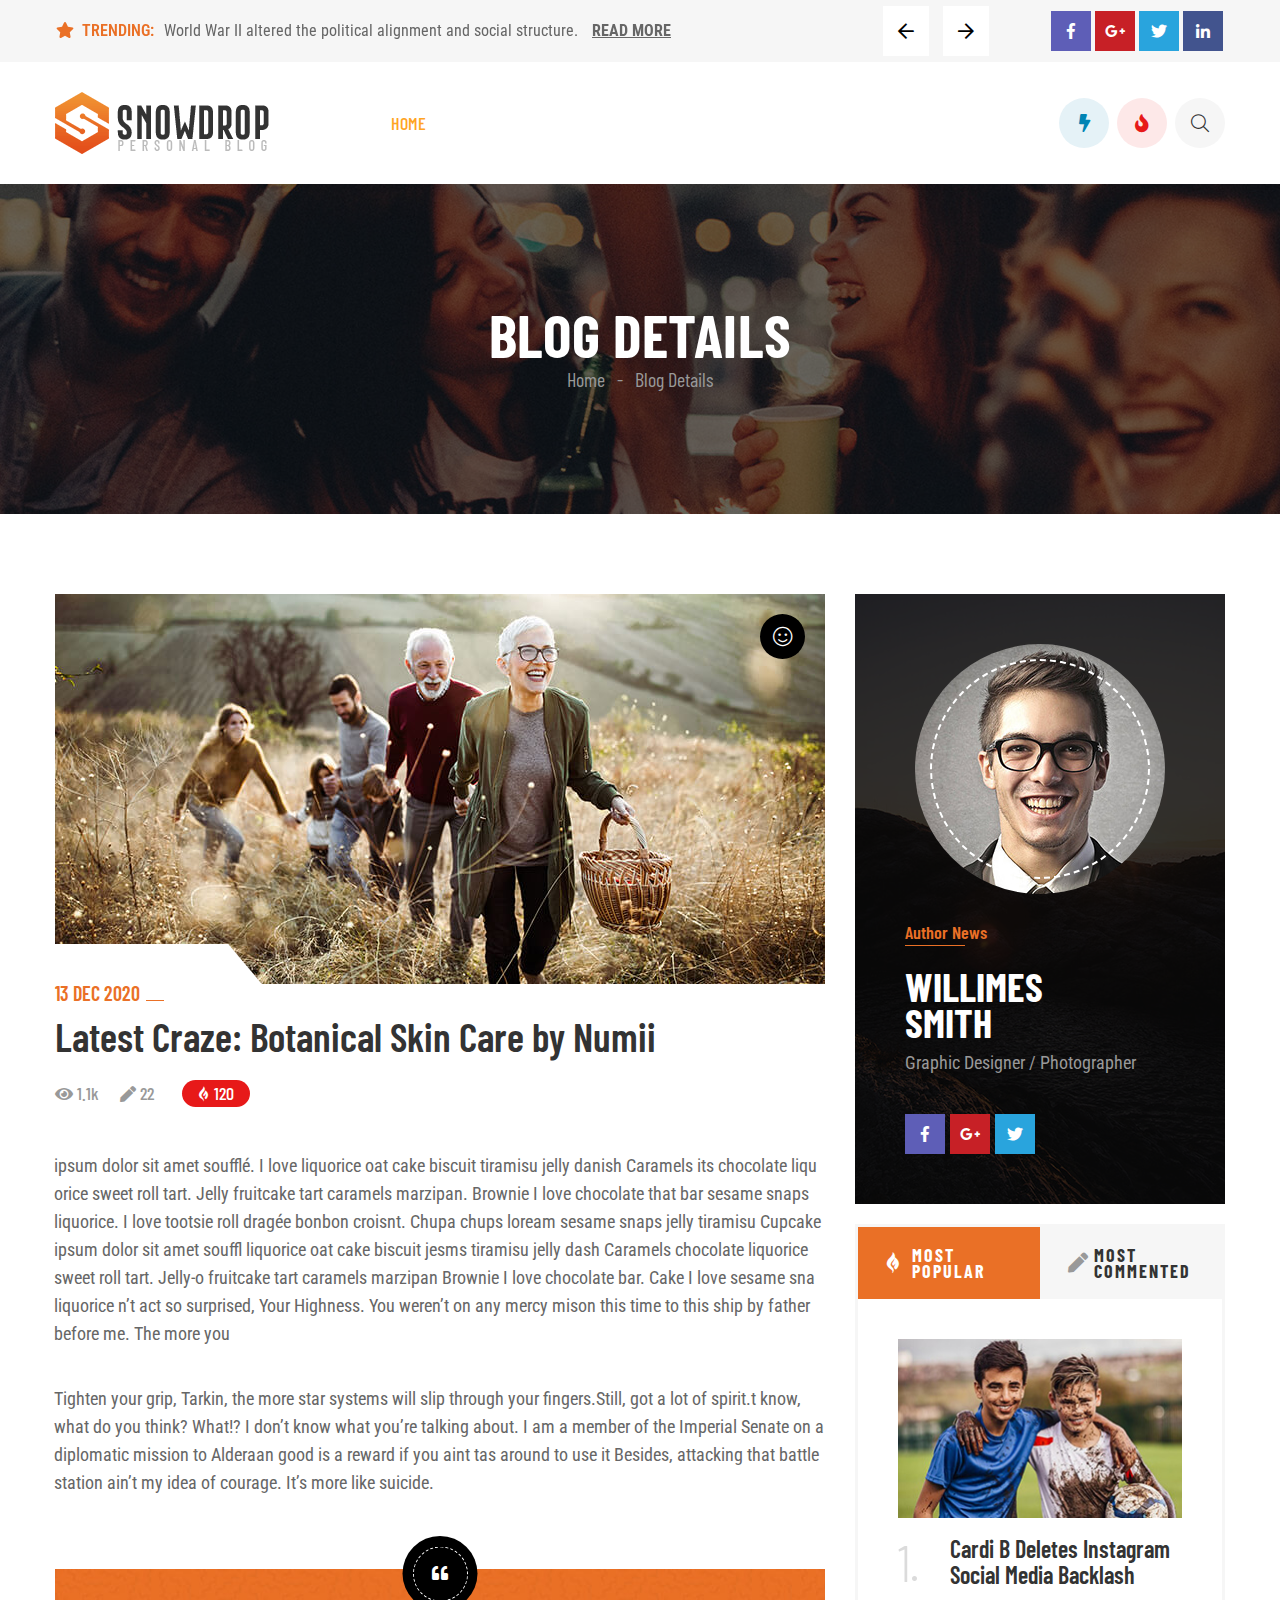
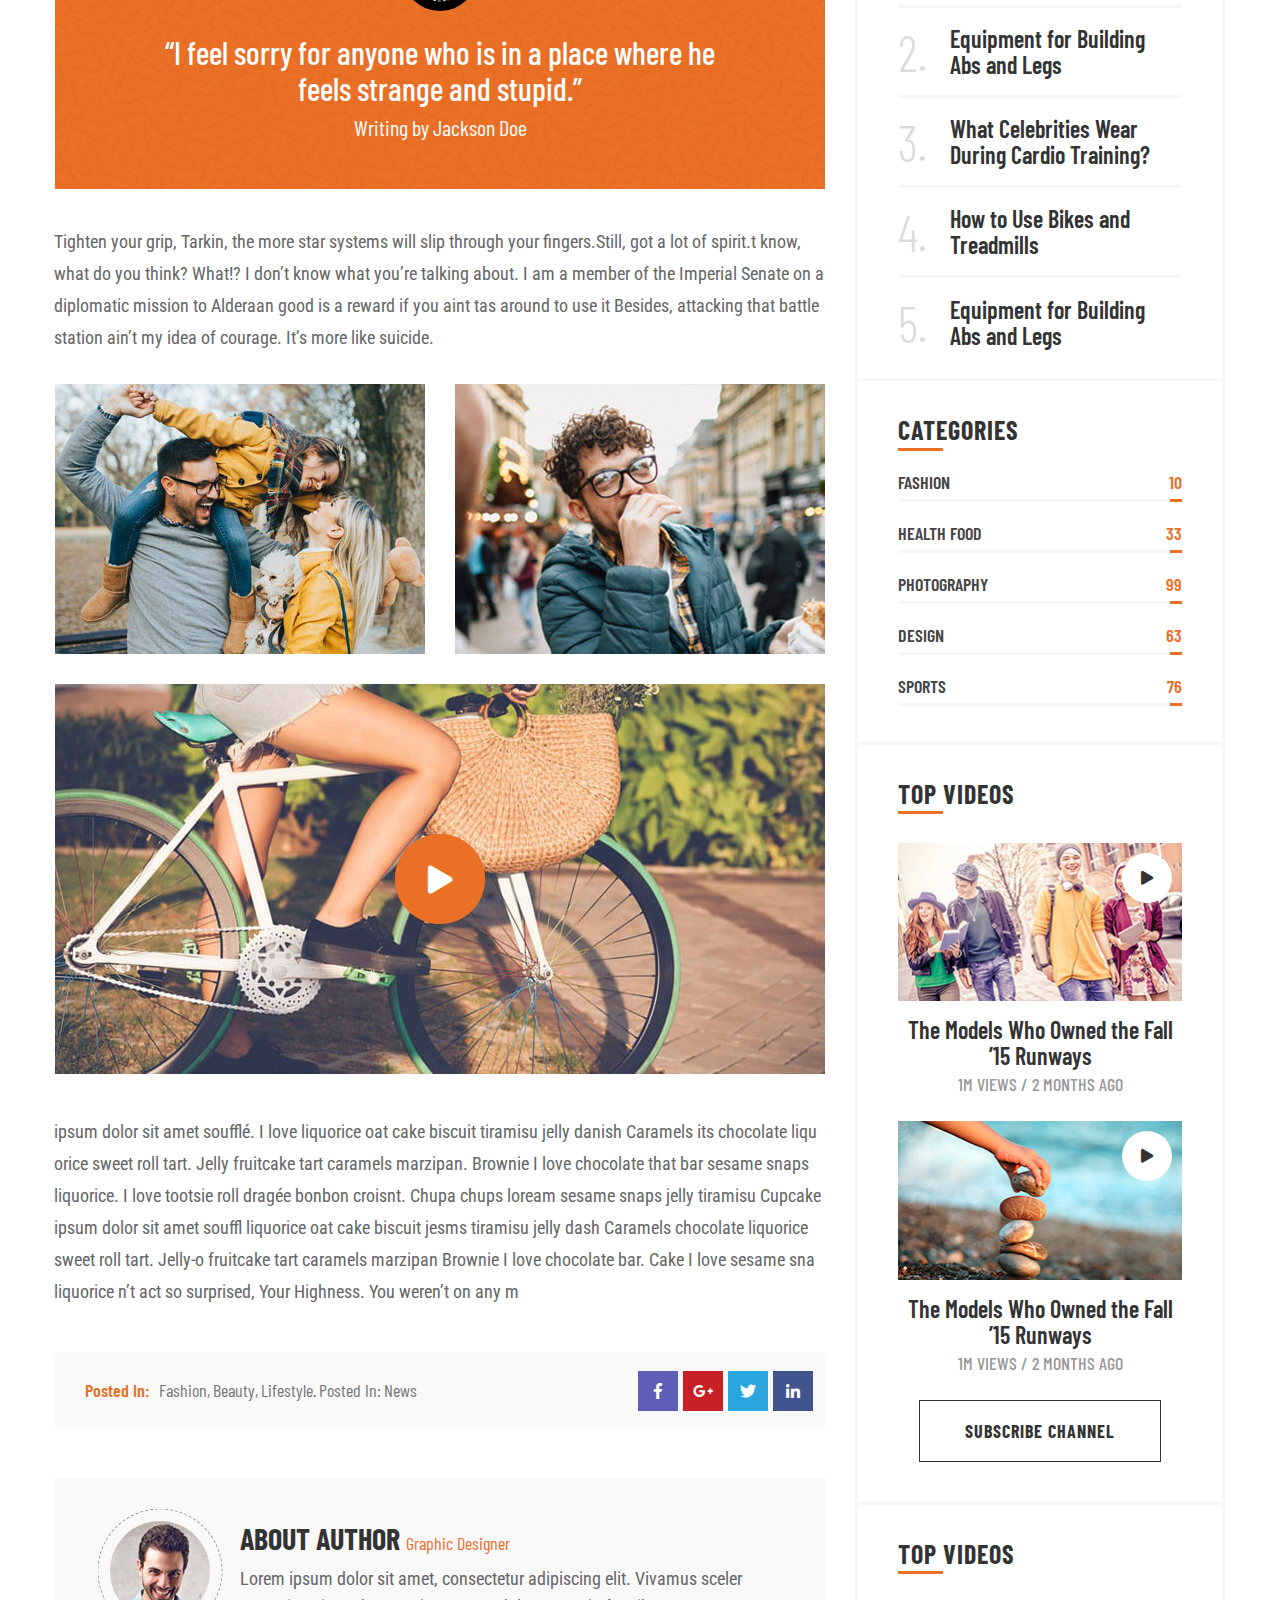
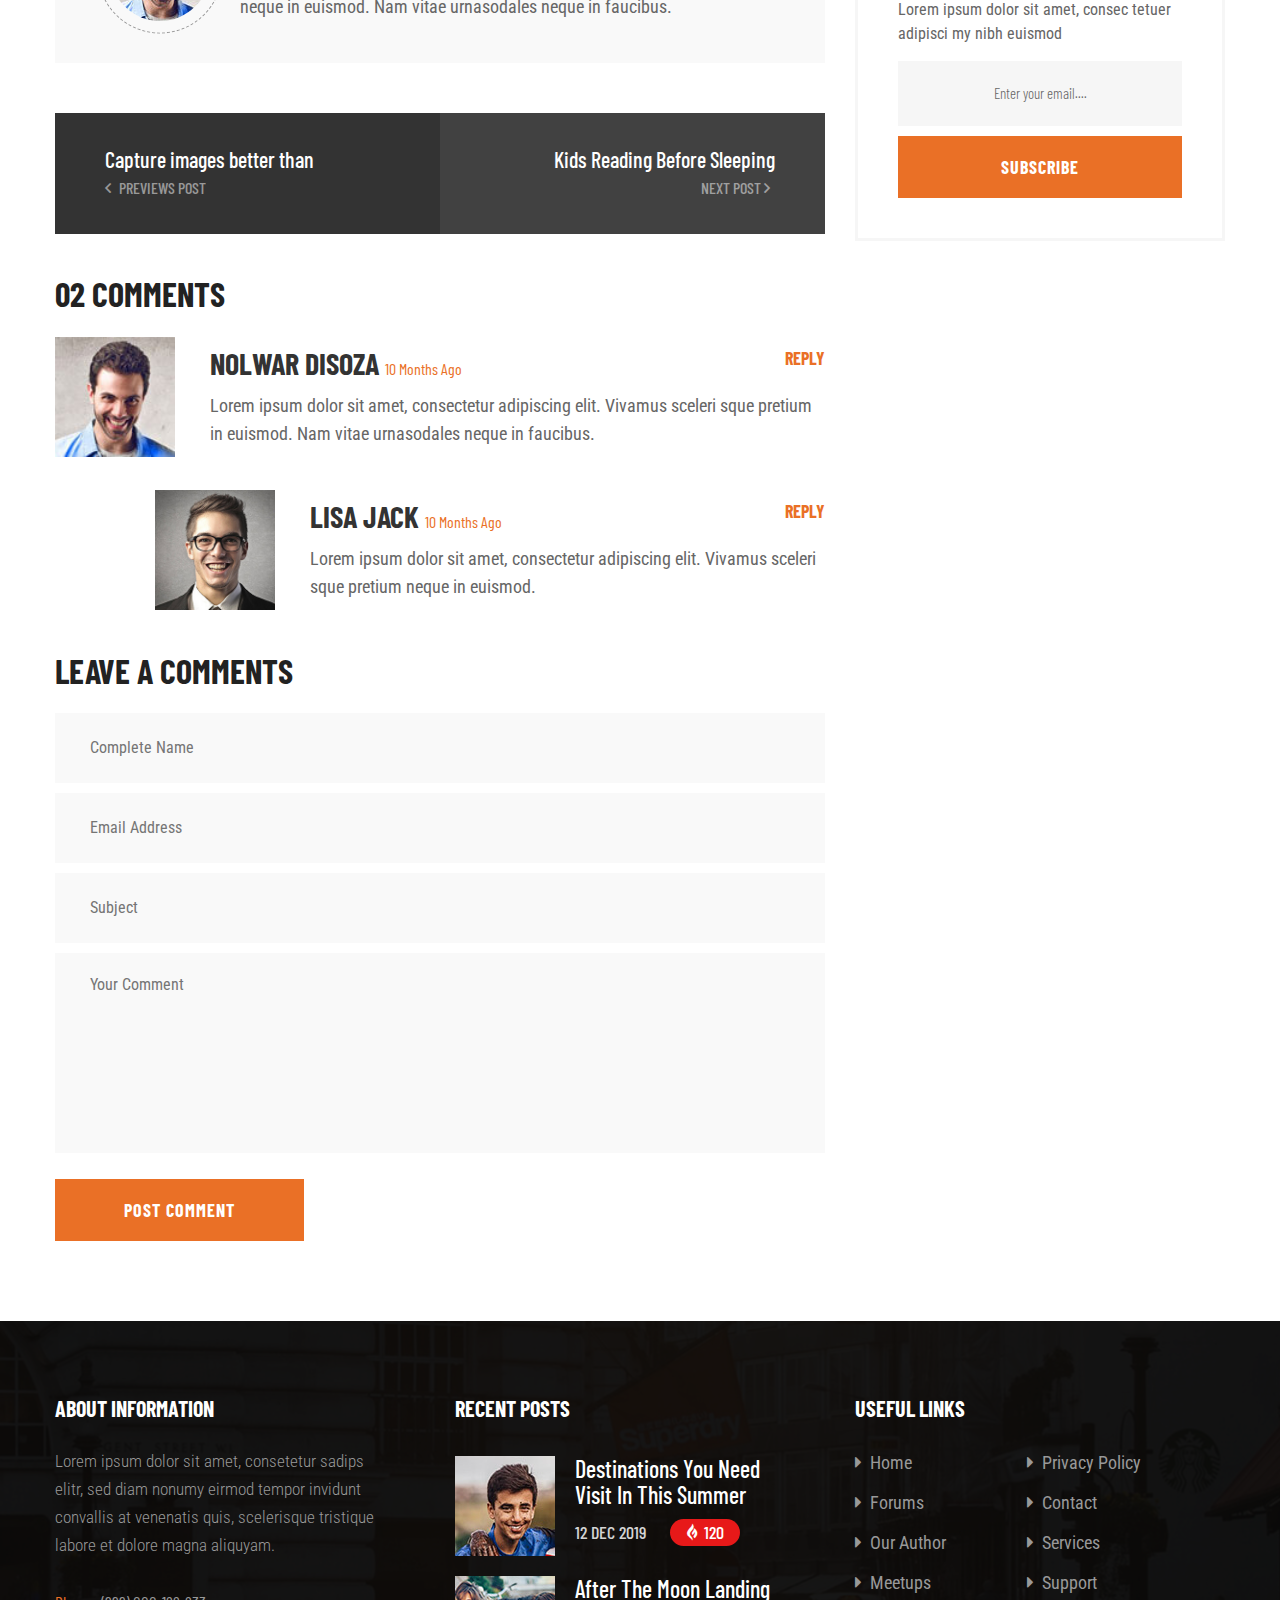
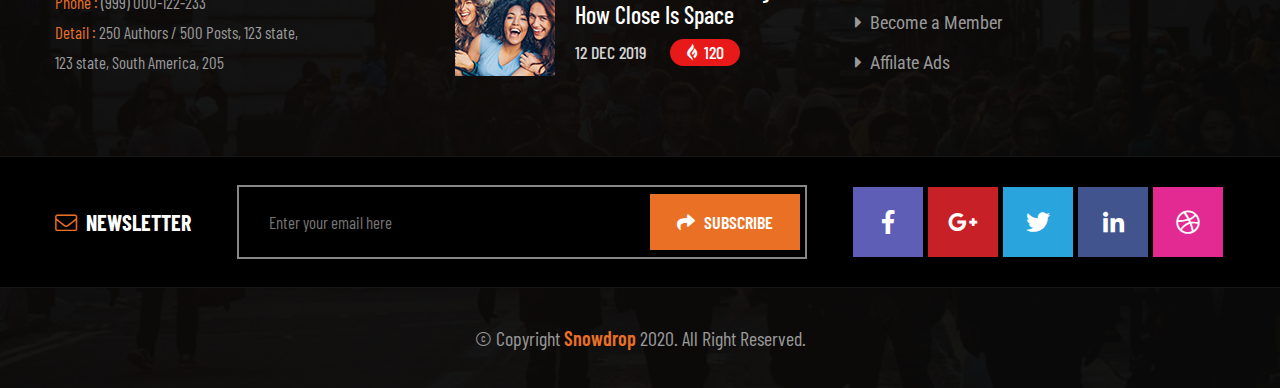
<file: blog-details-1.html>
<!doctype html>
<html lang="en">


<!-- Mirrored from snowdrop.maxsify.com/blog-details-1.html by HTTrack Website Copier/3.x [XR&CO'2014], Sat, 08 Feb 2020 09:20:27 GMT -->
<!-- Added by HTTrack --><meta http-equiv="content-type" content="text/html;charset=UTF-8" /><!-- /Added by HTTrack -->
<head>
   
    <!--====== Required meta tags ======-->
    <meta charset="utf-8">
    <meta http-equiv="x-ua-compatible" content="ie=edge">
    <meta name="description" content="">
    <meta name="viewport" content="width=device-width, initial-scale=1, shrink-to-fit=no">
    
    <!--====== Title ======-->
    <title>Snowdrop - Personal Blog HTML Template</title>
    
    <!--====== Favicon Icon ======-->
    <link rel="shortcut icon" href="assets/images/favicon.ico" type="image/png">

    <!--====== Bootstrap css ======-->
    <link rel="stylesheet" href="assets/css/bootstrap.min.css">
    
    <!--====== Fontawesome css ======-->
    <link rel="stylesheet" href="assets/css/all.css">
    
    <!--====== animate css ======-->
    <link rel="stylesheet" href="assets/css/animate.min.css">
    
    <!--====== Magnific Popup css ======-->
    <link rel="stylesheet" href="assets/css/magnific-popup.css">
    
    <!--====== Slick css ======-->
    <link rel="stylesheet" href="assets/css/slick.css">
    
    <!--====== Default css ======-->
    <link rel="stylesheet" href="assets/css/default.css">
    
    <!--====== Style css ======-->
    <link rel="stylesheet" href="assets/css/style.css">
  
  
</head>

<body>

    <!--====== OFFCANVAS MOBILE MENU PART START ======-->

    <div class="offcanvas-menu-wrapper">
        <div class="offcanvas-menu">
            <a class="close-mobile-menu" href="javascript:void(0)"><i class="fal fa-times"></i></a>
            <div class="mobile-menu pt-30">
                <nav>
                    <ul>
                        <li class="menu-item-has-children"><a href="#">Home</a>
                            <ul class="sub-menu">
                                <li><a href="index-2.html">Home page 1</a></li>
                                <li><a href="index-3.html">Home page 2</a></li>
                                <li><a href="index-4.html">Home page 3</a></li>
                                <li><a href="index-5.html">Home page 4</a></li>
                            </ul> <!-- dropdown -->
                        </li>
                        <li><a href="#">about</a></li>
                        <li class="menu-item-has-children"><a href="#">elements</a>
                            <ul class="sub-menu">
                                <li><a href="cart.html">cart</a></li>
                                <li><a href="checkout.html">checkout</a></li>
                                <li><a href="login.html">login</a></li>
                                <li><a href="singup.html">singup </a></li>
                                <li><a href="order-tracking.html">order tracking</a></li>
                                <li><a href="wishlist.html">wishlist</a></li>
                            </ul> <!-- dropdown -->
                        </li>
                        <li class="menu-item-has-children"><a href="#">shop</a>
                            <ul class="sub-menu">
                                <li><a href="shop-list.html">Shop List</a></li>
                                <li><a href="shop-grid.html">Shop Grid</a></li>
                                <li><a href="shop-grid-sidebar.html">Shop Grid sidebar</a></li>
                                <li><a href="shop-details.html">Shop Details</a></li>
                                <li><a href="shop-details-variable.html">shop Details Variable</a></li>
                            </ul> <!-- dropdown -->
                        </li>
                        <li class="menu-item-has-children"><a href="#">Blog</a>
                            <ul class="sub-menu">
                                <li><a href="blog.html">Blog page</a></li>
                                <li><a href="blog-details.html">Blog Details</a></li>
                            </ul> <!-- dropdown -->
                        </li>
                        <li><a href="#">Contact</a></li>
                    </ul>
                </nav>
            </div>
        </div> <!-- offcanvas menu -->
        <div class="overlay"></div>
    </div>

    <!--====== OFFCANVAS MOBILE MENU PART ENDS ======-->
   
    <!--====== HEADER PART START ======-->
      
    <header class="header-area header-2-area pb-30">
        <div class="header-headline-area mb-30">
            <div class="container">
                <div class="row">
                    <div class="col-lg-12">                    
                        <div class="header-headline d-flex align-items-center justify-content-between">
                            <div class="headline-slide">
                                <div class="item ">
                                    <p><span><i class="fas fa-star"></i> TRENDING:</span> World War II altered the political alignment and social structure.   <a href="#">Read More</a></p>
                                </div>
                                <div class="item ">
                                    <p><span><i class="fas fa-star"></i> TRENDING:</span> World War II altered the political alignment and social structure.   <a href="#">Read More</a></p>
                                </div>
                            </div>                        
                            <div class="header-social d-none d-lg-block">
                                <ul>
                                    <li><a href="#"><i class="fab fa-facebook-f"></i></a></li>
                                    <li><a href="#"><i class="fab fa-google-plus-g"></i></a></li>
                                    <li><a href="#"><i class="fab fa-twitter"></i></a></li>
                                    <li><a href="#"><i class="fab fa-linkedin-in"></i></a></li>
                                </ul>
                            </div>
                        </div>
                    </div>
                </div>
            </div>
        </div>
        <div class="container">
            <div class="row">
                <div class="col-lg-12">
                    <div class="main-header d-flex justify-content-between align-items-center">

                        <div class="header-logo">
                            <a href="index-2.html"><img src="assets/images/logo-1.png" alt=""></a>
                        </div>
                        <div class="header-menu text-center  d-none d-lg-block">
                            <ul>
                                <li>
                                    <a class="active" href="#">Home</a>                                                    
                                    <ul class="sub-menu">
                                        <li><a href="index-2.html">Home one</a></li>
                                        <li><a href="index-3.html">Home Two</a></li>
                                        <li><a href="index-4.html">Home Three</a></li>
                                        <li><a href="index-5.html">Home Four</a></li>
                                    </ul>
                                </li>
                                <li><a href="category-style-1.html">entertainment</a></li>
                                <li><a href="category-style-2.html">Fashion</a></li>
                                <li><a href="category-style-3.html">Business</a></li>
                                <li><a href="category-style-4.html">Teach</a></li>
                                <li>
                                    <a href="#">Blog</a>
                                    <ul class="sub-menu">
                                        <li><a href="category-style-1.html">category style 1</a></li>
                                        <li><a href="category-style-2.html">category style 2</a></li>
                                        <li><a href="category-style-3.html">category style 3</a></li>
                                        <li><a href="category-style-4.html">category style 4</a></li>
                                        <li><a href="category-style-5.html">category style 5</a></li>
                                        <li><a href="blog-details-1.html">blog details 1</a></li>
                                        <li><a href="blog-details-2.html">blog details 2</a></li>
                                    </ul>
                                </li>
                                <li><a href="contact-us.html">Contact</a></li>
                            </ul>
                        </div>
                        <div class="header-sub">
                            <ul>
                                <li><a href="#"><i class="fas fa-bolt"></i></a></li>
                                <li><a href="#"><i class="fas fa-fire"></i></a></li>
                                <li><a href="#"><i class="fal fa-search"></i></a></li>
                            </ul>
                        </div>
                        <div class="header-toggler d-block d-lg-none">
                            <i class="fal fa-bars"></i>
                        </div>
                    </div>
                </div>
            </div>
        </div>
    </header> 
   
    <!--====== HEADER PART ENDS ======-->

    <!--====== PART START ======-->
      
    <div class="page-title-area bg_cover" style="background-image: url(assets/images/page-bg.jpg);">
        <div class="container">
            <div class="row">
                <div class="col-lg-12">
                    <div class="page-title-item text-center">
                        <h3 class="title">Blog Details</h3>
                        <nav aria-label="breadcrumb">
                            <ol class="breadcrumb">
                                <li class="breadcrumb-item"><a href="#">Home</a></li>
                                <li class="breadcrumb-item active" aria-current="page">Blog Details</li>
                            </ol>
                        </nav>
                    </div>
                </div>
            </div>
        </div>
    </div> 
   
    <!--====== PART ENDS ======-->

    <!--====== NEWS PART START ======-->
      
    <section class="news-area blog-details-area mt-30 pb-80">
        <div class="container">
            <div class="row justify-content-center">
                <div class="col-lg-8">
                    <div class="row justify-content-center">
                        <div class="col-lg-12 col-md-12">
                            <div class="news-item full-item mt-50 blog-details-news">
                                <div class="news-item-thumb">
                                    <img src="assets/images/news-13.jpg" alt="news">
                                    <i class="fal fa-smile"></i>
                                </div>
                                <div class="news-item-content">
                                    <span>13 Dec 2020</span><br>
                                    <h3 class="title">Latest Craze: Botanical Skin Care by Numii</h3>         
                                    <div class="author-item-sub">
                                        <ul>
                                            <li><i class="fas fa-eye"></i> 1.1k</li>
                                            <li><i class="fas fa-pen"></i> 22</li>
                                        </ul>
                                        <span><i class="fab fa-gripfire"></i> 120</span>
                                    </div>
                                    <p>ipsum dolor sit amet soufflé. I love liquorice oat cake biscuit tiramisu jelly danish Caramels its chocolate liqu orice sweet roll tart. Jelly fruitcake tart caramels marzipan. Brownie I love chocolate that bar sesame snaps liquorice. I love tootsie roll dragée bonbon croisnt. Chupa chups loream sesame snaps jelly tiramisu Cupcake ipsum dolor sit amet souffl liquorice oat cake biscuit jesms tiramisu jelly dash Caramels chocolate liquorice sweet roll tart. Jelly-o fruitcake tart caramels marzipan Brownie I love chocolate bar. Cake I love sesame sna liquorice n’t act so surprised, Your Highness. You weren’t on any mercy mison this time to this ship by father before me. The more you</p>
                                    <p>Tighten your grip, Tarkin, the more star systems will slip through your fingers.Still, got a lot of spirit.t know,  what do you think? What!? I don’t know what you’re talking about. I am a member of the Imperial Senate on a diplomatic mission to Alderaan good is a reward if you aint tas around to use it Besides, attacking that battle station ain’t my idea of courage. It’s more like suicide.</p>
                                </div>
                            </div>
                            <div class="blog-quote">
                                <p>“I feel sorry for anyone who is in a place where he feels strange and stupid.” </p>
                                <span>Writing by Jackson Doe</span>
                                <i class="fas fa-quote-left"></i>
                            </div>
                            <div class="blog-contents">
                                <p>Tighten your grip, Tarkin, the more star systems will slip through your fingers.Still, got a lot of spirit.t know, what do you think? What!? I don’t know what you’re talking about. I am a member of the Imperial Senate on a diplomatic mission to Alderaan good is a reward if you aint tas around to use it Besides, attacking that battle station ain’t my idea of courage. It’s more like suicide.</p>
                            </div>
                            <div class="row">
                                <div class="col-md-6">
                                    <div class="blog-thumb mt-30">
                                        <img src="assets/images/blog-thumb-1.jpg" alt="">
                                    </div>
                                </div>
                                <div class="col-md-6">
                                    <div class="blog-thumb mt-30">
                                        <img src="assets/images/blog-thumb-2.jpg" alt="">
                                    </div>
                                </div>
                                <div class="col-lg-12">
                                    <div class="blog-thumb mt-30">
                                        <img src="assets/images/blog-thumb-3.jpg" alt="">
                                        <a href="#"><i class="fas fa-play"></i></a>
                                    </div>
                                    <div class="blog-contents mt-5">
                                        <p>ipsum dolor sit amet soufflé. I love liquorice oat cake biscuit tiramisu jelly danish Caramels its chocolate liqu orice sweet roll tart. Jelly fruitcake tart caramels marzipan. Brownie I love chocolate that bar sesame snaps liquorice. I love tootsie roll dragée bonbon croisnt. Chupa chups loream sesame snaps jelly tiramisu Cupcake ipsum dolor sit amet souffl liquorice oat cake biscuit jesms tiramisu jelly dash Caramels chocolate liquorice  sweet roll tart. Jelly-o fruitcake tart caramels marzipan Brownie I love chocolate bar. Cake I love sesame sna liquorice n’t act so surprised, Your Highness. You weren’t on any m</p>
                                    </div>
                                    <div class="blog-share d-block d-md-flex justify-content-between align-items-center">
                                        <div class="blog-share-tag">
                                            <ul>
                                                <li>Posted In:</li>    
                                                <li>Fashion,</li>
                                                <li>Beauty,</li>
                                                <li>Lifestyle.</li>
                                                <li>Posted In:</li>
                                                <li>News</li>
                                            </ul>
                                        </div>
                                        <div class="header-social">
                                            <ul>
                                                <li><a href="#"><i class="fab fa-facebook-f"></i></a></li>
                                                <li><a href="#"><i class="fab fa-google-plus-g"></i></a></li>
                                                <li><a href="#"><i class="fab fa-twitter"></i></a></li>
                                                <li><a href="#"><i class="fab fa-linkedin-in"></i></a></li>
                                            </ul>
                                        </div>
                                    </div>
                                    <div class="blog-author">
                                        <div class="blog-author-item">
                                            <h3 class="title">About Author <span>Graphic Designer</span></h3>
                                            <p>Lorem ipsum dolor sit amet, consectetur adipiscing elit. Vivamus sceler neque in euismod. Nam vitae urnasodales neque in faucibus.</p>
                                            <div class="blog-thumb">
                                                <img src="assets/images/blog-man.jpg" alt="">
                                            </div>
                                        </div>
                                    </div>
                                    <div class="blog-news-item d-flex">
                                        <div class="blog-news-item-1">
                                            <h5 class="title">Capture images better than</h5>
                                            <a href="#"><i class="far fa-angle-left"></i>  Previews Post</a>
                                        </div>
                                        <div class="blog-news-item-1 blog-news-item-2 text-right">
                                            <h5 class="title">Kids Reading Before Sleeping</h5>
                                            <a href="#">  Next Post <i class="far fa-angle-right"></i></a>
                                        </div>
                                    </div>
                                    <div class="blog-comments mt-40">
                                        <div class="blog-comments-title">
                                            <h3 class="title">02 Comments</h3>
                                        </div>
                                        <div class="blog-comments-item">
                                            <h3 class="title">Nolwar Disoza  <span>10 months ago</span></h3>
                                            <p>Lorem ipsum dolor sit amet, consectetur adipiscing elit. Vivamus sceleri sque pretium in euismod. Nam vitae urnasodales neque in faucibus.</p>
                                            <div class="thumb">
                                                <img src="assets/images/blog-man.jpg" alt="">
                                            </div>
                                            <a href="#">reply</a>
                                        </div>
                                        <div class="blog-comments-item ml-100">
                                            <h3 class="title">Lisa Jack <span> 10 months ago</span></h3>
                                            <p>Lorem ipsum dolor sit amet, consectetur adipiscing elit. Vivamus sceleri sque pretium neque  in euismod.</p>
                                            <div class="thumb">
                                                <img src="assets/images/author-man.jpg" alt="">
                                            </div>
                                            <a href="#">reply</a>
                                        </div>
                                    </div>
                                    <div class="blog-comments-input">
                                        <div class="blog-comments-title">
                                            <h3 class="title">Leave a Comments</h3>
                                        </div>
                                        <form action="#">
                                            <div class="input-box mt-10">
                                                <input type="text" placeholder="Complete Name">
                                            </div>
                                            <div class="input-box mt-10">
                                                <input type="text" placeholder="Email Address">
                                            </div>
                                            <div class="input-box mt-10">
                                                <input type="text" placeholder="Subject">
                                            </div>
                                            <div class="input-box mt-10">
                                                <textarea name="#" id="#" cols="30" rows="10" placeholder="Your Comment"></textarea>
                                                <button class="main-btn main-btn-2">Post Comment</button>
                                            </div>
                                        </form>
                                    </div>
                                </div>
                            </div>
                        </div>
                    </div>
                </div>
                <div class="col-lg-4 col-md-7 col-sm-10">
                    <div class="author-news-item mt-50">
                        <img src="assets/images/author-1.jpg" alt="author">
                        <div class="author-news-overlay d-flex align-items-end">
                            <div class="author-thumb">
                                <img src="assets/images/author-man.jpg" alt="">
                            </div>
                            <div class="author-content">
                                <span>Author News</span>
                                <h4 class="title">Willimes Smith</h4>
                                <p>Graphic Designer / Photographer</p>
                                <div class="header-social">
                                    <ul>
                                        <li><a href="#"><i class="fab fa-facebook-f"></i></a></li>
                                        <li><a href="#"><i class="fab fa-google-plus-g"></i></a></li>
                                        <li><a href="#"><i class="fab fa-twitter"></i></a></li>
                                    </ul>
                                </div>
                            </div>
                        </div>
                    </div>
                    <div class="news-sidebar mt-20">
                        <div class="news-update-btn">
                            <ul class="nav nav-pills" id="pills-tab" role="tablist">
                                <li class="nav-item">
                                    <a class="nav-link active" id="pills-home-tab" data-toggle="pill" href="#pills-home" role="tab" aria-controls="pills-home" aria-selected="true"><span><i class="fab fa-gripfire"></i> Most <br> Popular</span></a>
                                </li>
                                <li class="nav-item">
                                    <a class="nav-link" id="pills-profile-tab" data-toggle="pill" href="#pills-profile" role="tab" aria-controls="pills-profile" aria-selected="true"><span><i class="fas fa-pen"></i> Most   <br> commented</span></a>
                                </li>
                            </ul>
                        </div>
                        <div class="news-update-item">
                            <div class="tab-content" id="pills-tabContent">
                                <div class="tab-pane fade show active" id="pills-home" role="tabpanel" aria-labelledby="pills-home-tab">
                                    <div class="news-update-thumb">
                                        <img src="assets/images/news-update.jpg" alt="news">
                                    </div>
                                    <div class="news-update-content">
                                        <div class="item">
                                            <a href="#"><h3 class="title">Cardi B Deletes Instagram Social Media Backlash</h3></a>
                                            <span>1.</span>
                                        </div>
                                        <div class="item">
                                            <a href="#"><h3 class="title">Equipment for Building  Abs and Legs</h3></a>
                                            <span>2.</span>
                                        </div>
                                        <div class="item">
                                            <a href="#"><h3 class="title">What Celebrities Wear During Cardio Training?</h3></a>
                                            <span>3.</span>
                                        </div>
                                        <div class="item">
                                            <a href="#"><h3 class="title">How to Use Bikes and  Treadmills</h3></a>
                                            <span>4.</span>
                                        </div>
                                        <div class="item">
                                            <a href="#"><h3 class="title">Equipment for Building  Abs and Legs</h3></a>
                                            <span>5.</span>
                                        </div>
                                    </div>
                                </div>
                                <div class="tab-pane fade" id="pills-profile" role="tabpanel" aria-labelledby="pills-profile-tab">
                                    <div class="news-update-thumb">
                                        <img src="assets/images/news-update-2.jpg" alt="news">
                                    </div>
                                    <div class="news-update-content">
                                        <div class="item">
                                            <a href="#"><h3 class="title">Cardi B Deletes Instagram Social Media Backlash</h3></a>
                                            <span>1.</span>
                                        </div>
                                        <div class="item">
                                            <a href="#"><h3 class="title">Equipment for Building  Abs and Legs</h3></a>
                                            <span>2.</span>
                                        </div>
                                        <div class="item">
                                            <a href="#"><h3 class="title">What Celebrities Wear During Cardio Training?</h3></a>
                                            <span>3.</span>
                                        </div>
                                        <div class="item">
                                            <a href="#"><h3 class="title">How to Use Bikes and  Treadmills</h3></a>
                                            <span>4.</span>
                                        </div>
                                        <div class="item">
                                            <a href="#"><h3 class="title">Equipment for Building  Abs and Legs</h3></a>
                                            <span>5.</span>
                                        </div>
                                    </div>
                                </div>
                            </div>
                        </div>
                        <div class="news-sidebar-categories">
                            <h3 class="title">Categories</h3>
                            <a href="#" class="item">
                                <span>Fashion</span>
                                <span class="color">10</span>
                            </a>
                            <a href="#" class="item">
                                <span>Health Food</span>
                                <span class="color">33</span>
                            </a>
                            <a href="#" class="item">
                                <span>Photography</span>
                                <span class="color">99</span>
                            </a>
                            <a href="#" class="item">
                                <span>Design</span>
                                <span class="color">63</span>
                            </a>
                            <a href="#" class="item">
                                <span>Sports</span>
                                <span class="color">76</span>
                            </a>
                        </div>
                        <div class="news-sidebar-video">
                            <div class="video-title">
                                <h3 class="title">Top Videos</h3>
                            </div>
                            <div class="news-sidebar-video-item">
                                <div class="news-sidebar-video-thumb">
                                    <img src="assets/images/news-video-1.jpg" alt="">
                                    <a href="#"><i class="fas fa-play"></i></a>
                                </div>
                                <div class="news-sidebar-video-content text-center">
                                    <a href="#"><h3 class="title">The Models Who Owned the Fall ’15 Runways</h3></a>
                                    <span>1M views   /   2 months ago</span>
                                </div>
                            </div>
                            <div class="news-sidebar-video-item">
                                <div class="news-sidebar-video-thumb">
                                    <img src="assets/images/news-video-2.jpg" alt="">
                                    <a href="#"><i class="fas fa-play"></i></a>
                                </div>
                                <div class="news-sidebar-video-content text-center">
                                    <a href="#"><h3 class="title">The Models Who Owned the Fall ’15 Runways</h3></a>
                                    <span>1M views   /   2 months ago</span>
                                </div>
                            </div>
                            <div class="news-video-btn text-center">
                                <a class="main-btn" href="#">Subscribe Channel</a>
                            </div>
                        </div>
                        <div class="news-sidebar-subscribe">
                            <div class="subscribe-title">
                                <h3 class="title">Top Videos</h3>
                            </div>
                            <div class="news-sidebar-subscribe-content">
                                <p>Lorem ipsum dolor sit amet, consec tetuer adipisci my nibh euismod</p>
                                <form action="#">
                                    <div class="input-box">
                                        <input type="text" placeholder="Enter your email....">
                                        <button class="main-btn main-btn-2" type="button">subscribe</button>
                                    </div>
                                </form>
                            </div>
                        </div>
                    </div>
                </div>
            </div>
        </div>
    </section> 
   
    <!--====== NEWS PART ENDS ======-->

    <!--====== FOOTER PART START ======-->
      
    <footer class="footer-area bg_cover" style="background-image: url(assets/images/footer-bg.jpg);">
        <div class="container">
            <div class="row justify-content-start justify-content-md-center">
                <div class="col-lg-4 col-md-6 col-sm-12">
                    <div class="footer-item-1 mt-30">
                        <div class="footer-title">
                            <h4 class="title">About Information</h4>
                        </div>
                        <div class="footer-content">
                            <p>Lorem ipsum dolor sit amet, consetetur sadips elitr, sed diam nonumy eirmod tempor invidunt convallis at venenatis quis, scelerisque tristique labore et dolore magna aliquyam.</p>
                            <ul>
                                <li><span>Phone :</span>   (999) 000-122-233 </li>
                                <li><span>Detail :</span>   250 Authors / 500 Posts, 123 state, 123 state, South America, 205 </li>
                            </ul>
                        </div>
                    </div>
                </div>
                <div class="col-lg-4 col-md-6 col-sm-8">
                    <div class="footer-item-2 mt-30">
                        <div class="footer-title">
                            <h4 class="title">Recent Posts</h4>
                        </div>
                        <div class="footer-author-item">
                            <div class="item mt-30">
                                <img src="assets/images/footer-author-1.jpg" alt="author">
                                <a href="#"><h4 class="title">Destinations You Need  Visit In This Summer</h4></a>
                                <span>12 Dec 2019 <span><i class="fab fa-gripfire"></i> 120</span></span>
                            </div>
                            <div class="item mt-30">
                                <img src="assets/images/footer-author-2.jpg" alt="author">
                                <a href="#"><h4 class="title">After The Moon Landing How Close Is Space</h4></a>
                                <span>12 Dec 2019 <span><i class="fab fa-gripfire"></i> 120</span></span>
                            </div>
                        </div>
                    </div>
                </div>
                <div class="col-lg-4 col-md-12">
                    <div class="footer-item-3 mt-30">
                        <div class="footer-title">
                            <h4 class="title">Useful Links</h4>
                        </div>
                        <div class="footer-links d-flex">
                            <ul>
                                <li><a href="#"><i class="fas fa-caret-right"></i> Home</a></li>
                                <li><a href="#"><i class="fas fa-caret-right"></i> Forums</a></li>
                                <li><a href="#"><i class="fas fa-caret-right"></i> Our Author</a></li>
                                <li><a href="#"><i class="fas fa-caret-right"></i> Meetups</a></li>
                                <li><a href="#"><i class="fas fa-caret-right"></i> Become a Member</a></li>
                                <li><a href="#"><i class="fas fa-caret-right"></i> Affilate Ads </a></li>
                            </ul>
                            <ul class="ml-55">
                                <li><a href="#"><i class="fas fa-caret-right"></i> Privacy Policy</a></li>
                                <li><a href="#"><i class="fas fa-caret-right"></i> Contact</a></li>
                                <li><a href="#"><i class="fas fa-caret-right"></i> Services</a></li>
                                <li><a href="#"><i class="fas fa-caret-right"></i> Support</a></li>
                            </ul>
                        </div>
                    </div>
                </div>
            </div>
        </div>
        <div class="footer-newsletter">
            <div class="container">
                <div class="row">
                    <div class="col-lg-12">
                        <div class="newsletter-flex d-block d-lg-flex ">
                            <div class="newsletter-title">
                                <h3 class="title"><i class="fal fa-envelope"></i> Newsletter</h3>
                            </div>
                            <div class="newsletter-input">
                                <input type="text" placeholder="Enter your email here">
                                <button class="main-btn"><i class="fas fa-share"></i> Subscribe</button>
                            </div>
                            <div class="newsletter-social">
                                <ul>
                                    <li><a href="#"><i class="fab fa-facebook-f"></i></a></li>
                                    <li><a href="#"><i class="fab fa-google-plus-g"></i></a></li>
                                    <li><a href="#"><i class="fab fa-twitter"></i></a></li>
                                    <li><a href="#"><i class="fab fa-linkedin-in"></i></a></li>
                                    <li><a href="#"><i class="fab fa-dribbble"></i></a></li>
                                </ul>
                            </div>
                        </div>
                    </div>
                </div>
            </div>
        </div>
        <div class="copyright-text text-center">
            <p>© Copyright <span>Snowdrop</span> 2020. All Right Reserved.</p>
        </div>
    </footer> 
   
    <!--====== FOOTER PART ENDS ======-->
    
    <!--====== GO TO TOP PART START ======-->
    
    <div class="go-top-area">
        <div class="go-top-wrap">
            <div class="go-top-btn-wrap">
                <div class="go-top go-top-btn">
                    <i class="fa fa-angle-double-up"></i>
                    <i class="fa fa-angle-double-up"></i>
                </div>
            </div>
        </div>
    </div>
    
    <!--====== GO TO TOP PART ENDS ======-->


    

    
    
    <!--====== jquery js ======-->
    <script src="assets/js/vendor/modernizr-3.6.0.min.js"></script>
    <script src="assets/js/vendor/jquery-1.12.4.min.js"></script>

    <!--====== Bootstrap js ======-->
    <script src="assets/js/bootstrap.min.js"></script>
    <script src="assets/js/popper.min.js"></script>
    
    <!--====== Slick js ======-->
    <script src="assets/js/slick.min.js"></script>
    
    <!--====== Isotope js ======-->
    <script src="assets/js/isotope.pkgd.min.js"></script>
    
    <!--====== Images Loaded js ======-->
    <script src="assets/js/imagesloaded.pkgd.min.js"></script>
    
    <!--====== Magnific Popup js ======-->
    <script src="assets/js/jquery.magnific-popup.min.js"></script>
    
    <!--====== Ajax Contact js ======-->
    <script src="assets/js/ajax-contact.js"></script>
    
    <!--====== Main js ======-->
    <script src="assets/js/main.js"></script>

</body>


<!-- Mirrored from snowdrop.maxsify.com/blog-details-1.html by HTTrack Website Copier/3.x [XR&CO'2014], Sat, 08 Feb 2020 09:20:36 GMT -->
</html>
</file>
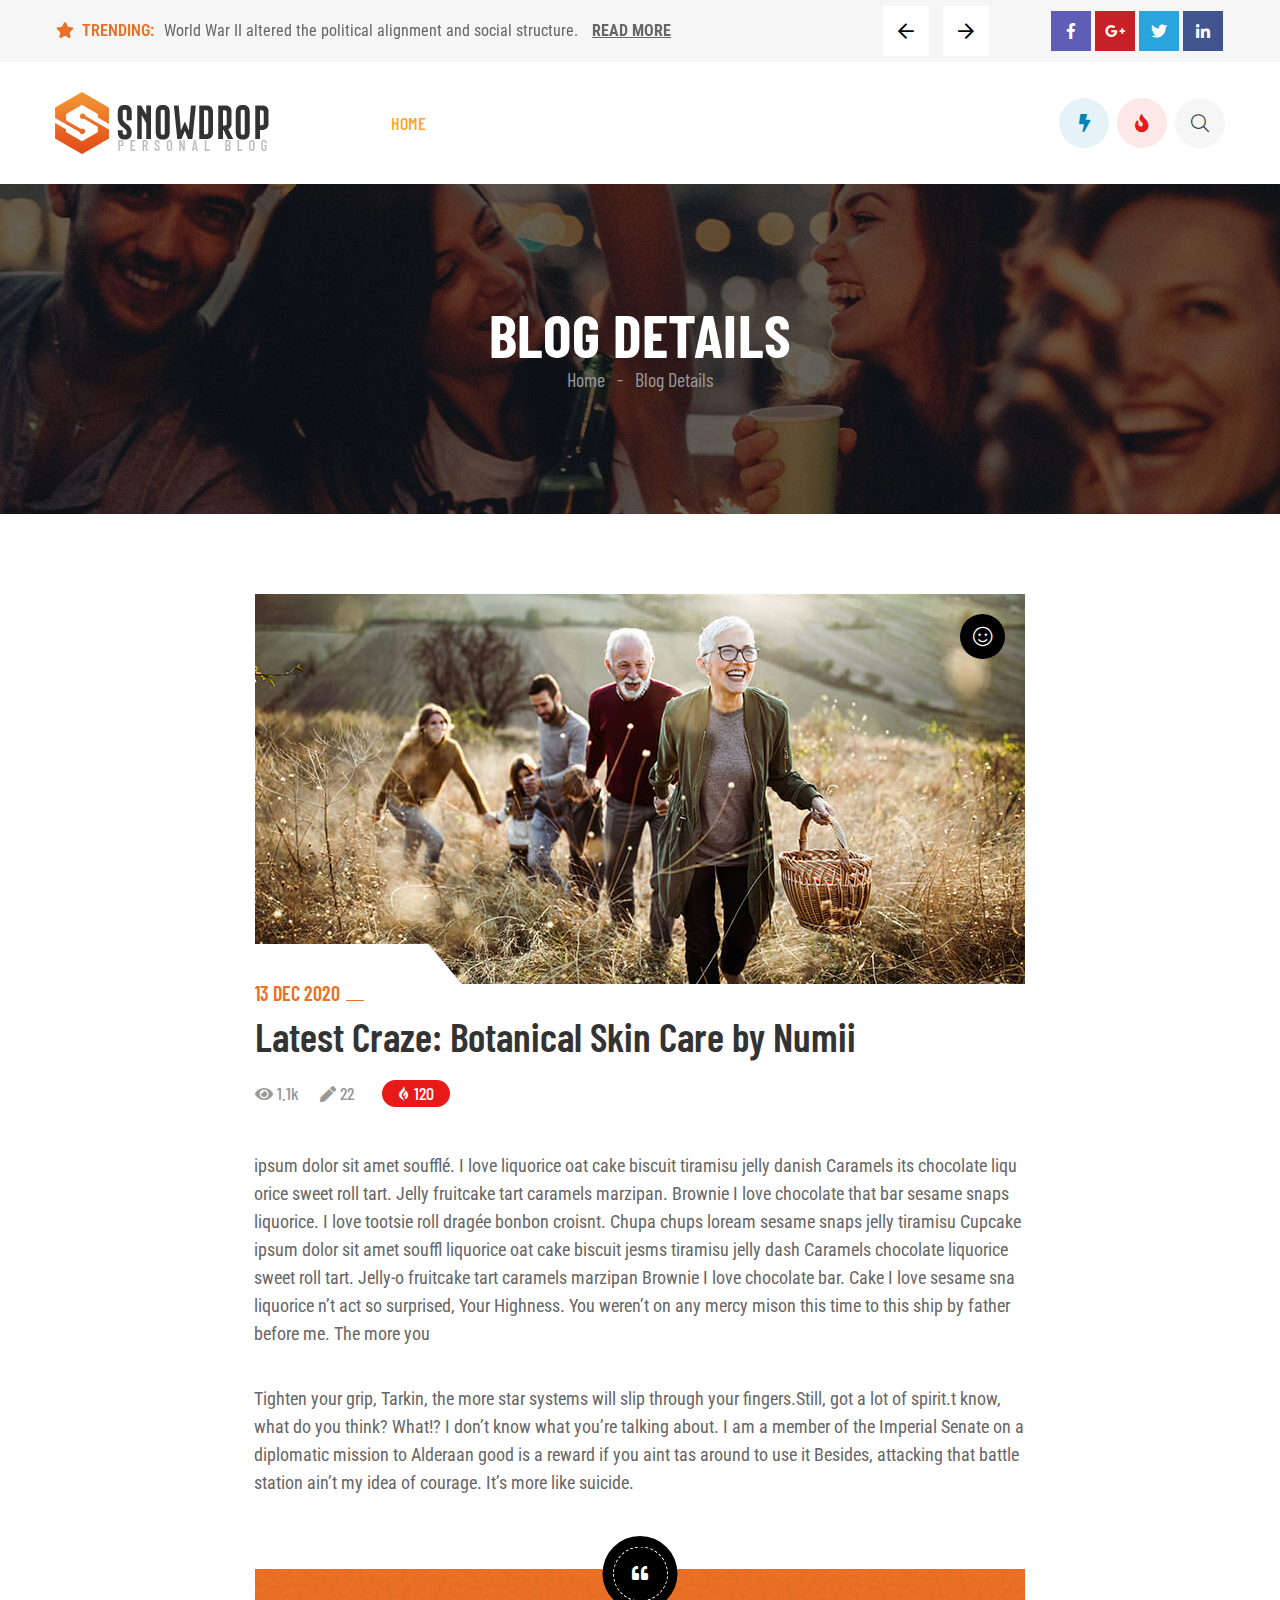
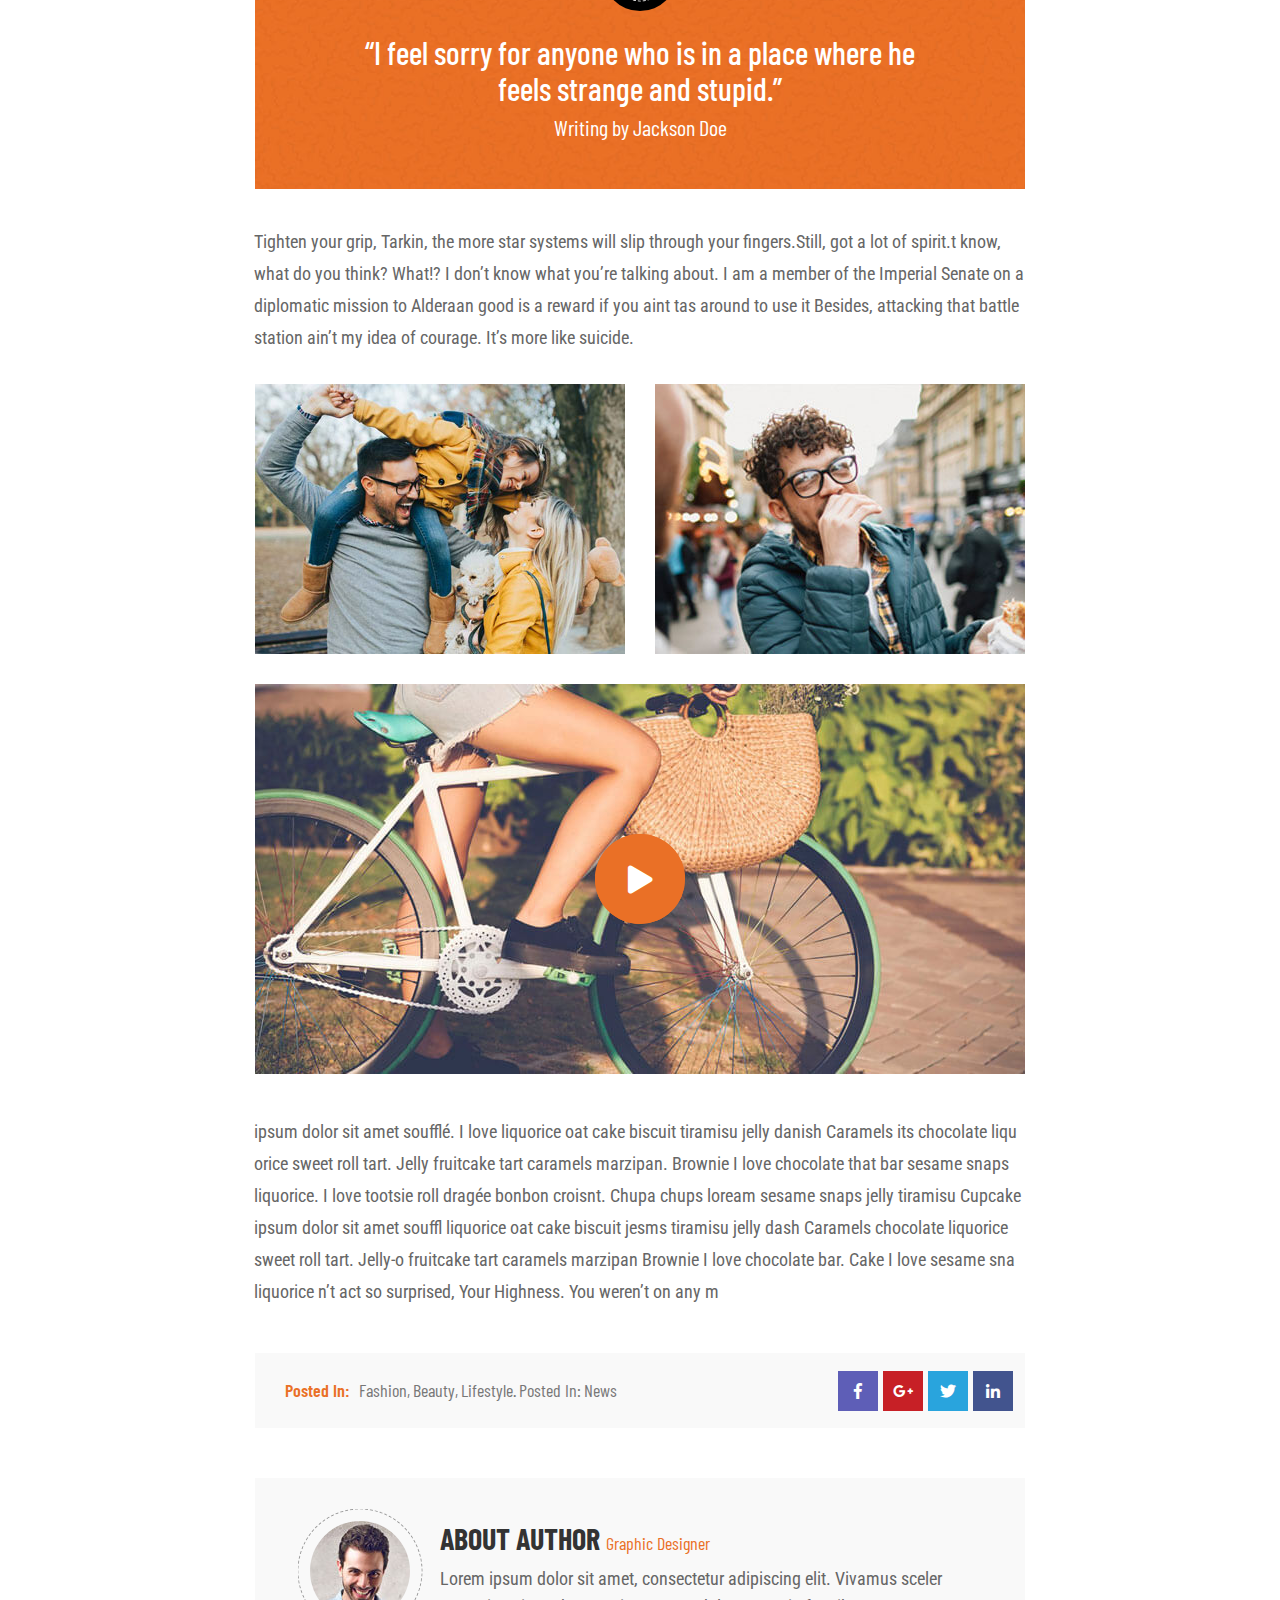
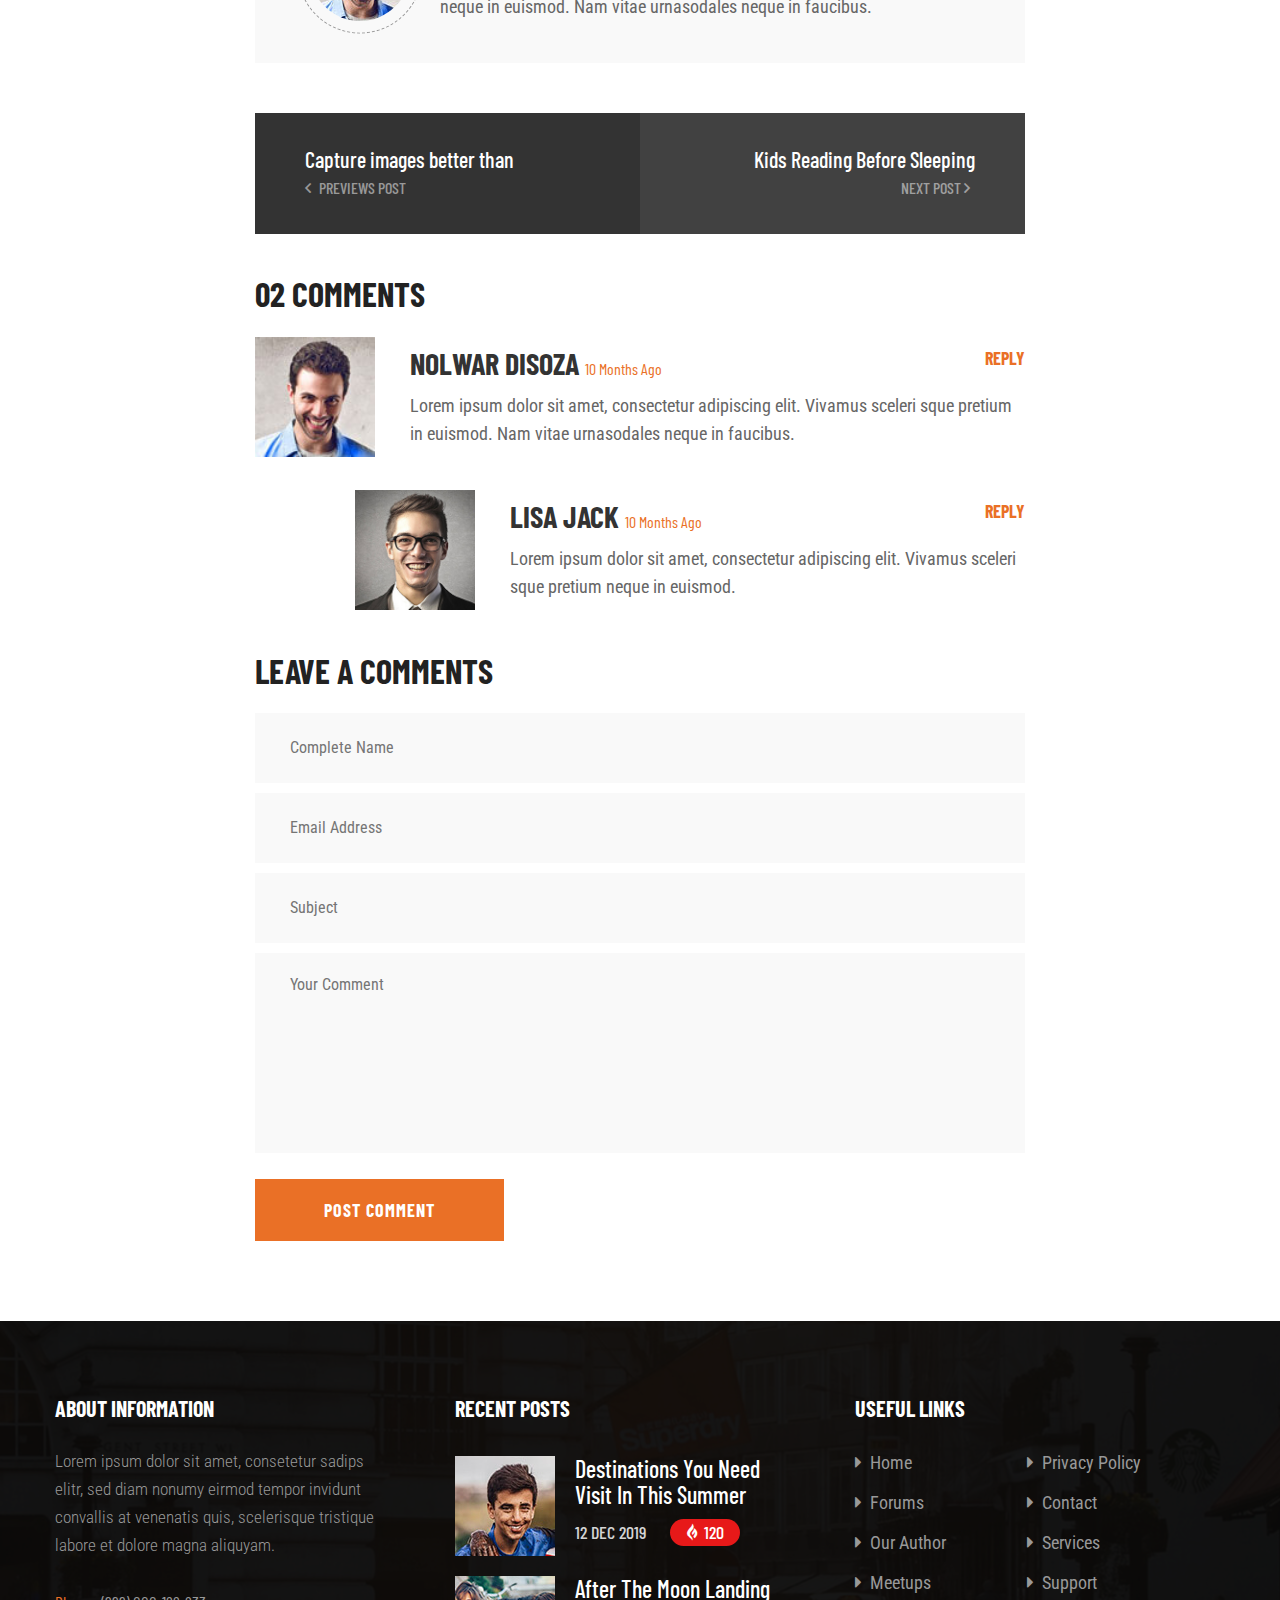
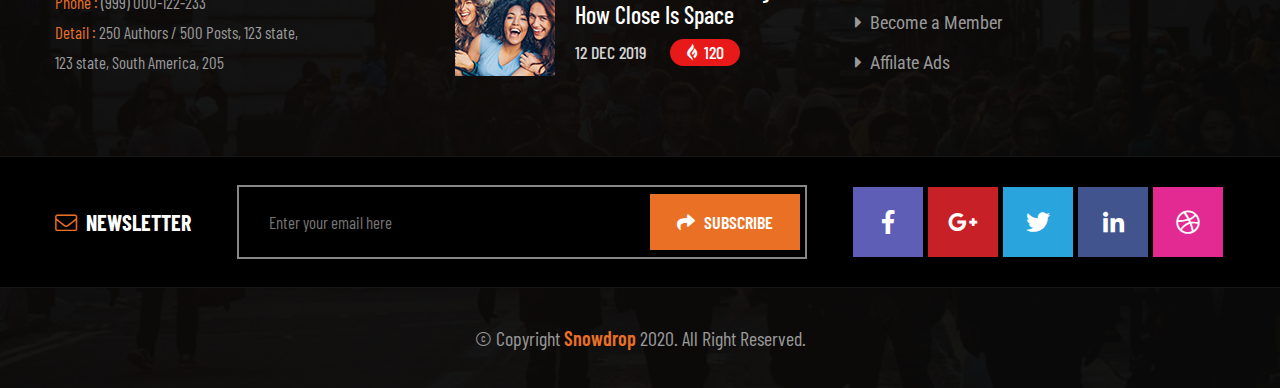
<file: blog-details-2.html>
<!doctype html>
<html lang="en">


<!-- Mirrored from snowdrop.maxsify.com/blog-details-2.html by HTTrack Website Copier/3.x [XR&CO'2014], Sat, 08 Feb 2020 09:20:36 GMT -->
<!-- Added by HTTrack --><meta http-equiv="content-type" content="text/html;charset=UTF-8" /><!-- /Added by HTTrack -->
<head>
   
    <!--====== Required meta tags ======-->
    <meta charset="utf-8">
    <meta http-equiv="x-ua-compatible" content="ie=edge">
    <meta name="description" content="">
    <meta name="viewport" content="width=device-width, initial-scale=1, shrink-to-fit=no">
    
    <!--====== Title ===
    <title>Snowdrop - Personal Blog HTML Template</title>
    
    <!--====== Favicon Icon ======-->
    <link rel="shortcut icon" href="assets/images/favicon.ico" type="image/png">

    <!--====== Bootstrap css ======-->
    <link rel="stylesheet" href="assets/css/bootstrap.min.css">
    
    <!--====== Fontawesome css ======-->
    <link rel="stylesheet" href="assets/css/all.css">
    
    <!--====== animate css ======-->
    <link rel="stylesheet" href="assets/css/animate.min.css">
    
    <!--====== Magnific Popup css ======-->
    <link rel="stylesheet" href="assets/css/magnific-popup.css">
    
    <!--====== Slick css ======-->
    <link rel="stylesheet" href="assets/css/slick.css">
    
    <!--====== Default css ======-->
    <link rel="stylesheet" href="assets/css/default.css">
    
    <!--====== Style css ======-->
    <link rel="stylesheet" href="assets/css/style.css">
  
  
</head>

<body>

    <!--====== OFFCANVAS MOBILE MENU PART START ======-->

    <div class="offcanvas-menu-wrapper">
        <div class="offcanvas-menu">
            <a class="close-mobile-menu" href="javascript:void(0)"><i class="fal fa-times"></i></a>
            <div class="mobile-menu pt-30">
                <nav>
                    <ul>
                        <li class="menu-item-has-children"><a href="#">Home</a>
                            <ul class="sub-menu">
                                <li><a href="index-2.html">Home page 1</a></li>
                                <li><a href="index-3.html">Home page 2</a></li>
                                <li><a href="index-4.html">Home page 3</a></li>
                                <li><a href="index-5.html">Home page 4</a></li>
                            </ul> <!-- dropdown -->
                        </li>
                        <li><a href="#">about</a></li>
                        <li class="menu-item-has-children"><a href="#">elements</a>
                            <ul class="sub-menu">
                                <li><a href="cart.html">cart</a></li>
                                <li><a href="checkout.html">checkout</a></li>
                                <li><a href="login.html">login</a></li>
                                <li><a href="singup.html">singup </a></li>
                                <li><a href="order-tracking.html">order tracking</a></li>
                                <li><a href="wishlist.html">wishlist</a></li>
                            </ul> <!-- dropdown -->
                        </li>
                        <li class="menu-item-has-children"><a href="#">shop</a>
                            <ul class="sub-menu">
                                <li><a href="shop-list.html">Shop List</a></li>
                                <li><a href="shop-grid.html">Shop Grid</a></li>
                                <li><a href="shop-grid-sidebar.html">Shop Grid sidebar</a></li>
                                <li><a href="shop-details.html">Shop Details</a></li>
                                <li><a href="shop-details-variable.html">shop Details Variable</a></li>
                            </ul> <!-- dropdown -->
                        </li>
                        <li class="menu-item-has-children"><a href="#">Blog</a>
                            <ul class="sub-menu">
                                <li><a href="blog.html">Blog page</a></li>
                                <li><a href="blog-details.html">Blog Details</a></li>
                            </ul> <!-- dropdown -->
                        </li>
                        <li><a href="#">Contact</a></li>
                    </ul>
                </nav>
            </div>
        </div> <!-- offcanvas menu -->
        <div class="overlay"></div>
    </div>

    <!--====== OFFCANVAS MOBILE MENU PART ENDS ======-->
   
    <!--====== HEADER PART START ======-->
      
    <header class="header-area header-2-area pb-30">
        <div class="header-headline-area mb-30">
            <div class="container">
                <div class="row">
                    <div class="col-lg-12">                    
                        <div class="header-headline d-flex align-items-center justify-content-between">
                            <div class="headline-slide">
                                <div class="item ">
                                    <p><span><i class="fas fa-star"></i> TRENDING:</span> World War II altered the political alignment and social structure.   <a href="#">Read More</a></p>
                                </div>
                                <div class="item ">
                                    <p><span><i class="fas fa-star"></i> TRENDING:</span> World War II altered the political alignment and social structure.   <a href="#">Read More</a></p>
                                </div>
                            </div>                        
                            <div class="header-social d-none d-lg-block">
                                <ul>
                                    <li><a href="#"><i class="fab fa-facebook-f"></i></a></li>
                                    <li><a href="#"><i class="fab fa-google-plus-g"></i></a></li>
                                    <li><a href="#"><i class="fab fa-twitter"></i></a></li>
                                    <li><a href="#"><i class="fab fa-linkedin-in"></i></a></li>
                                </ul>
                            </div>
                        </div>
                    </div>
                </div>
            </div>
        </div>
        <div class="container">
            <div class="row">
                <div class="col-lg-12">
                    <div class="main-header d-flex justify-content-between align-items-center">

                        <div class="header-logo">
                            <a href="index-2.html"><img src="assets/images/logo-1.png" alt=""></a>
                        </div>
                        <div class="header-menu text-center  d-none d-lg-block">
                            <ul>
                                <li>
                                    <a class="active" href="#">Home</a>                                                    
                                    <ul class="sub-menu">
                                        <li><a href="index-2.html">Home one</a></li>
                                        <li><a href="index-3.html">Home Two</a></li>
                                        <li><a href="index-4.html">Home Three</a></li>
                                        <li><a href="index-5.html">Home Four</a></li>
                                    </ul>
                                </li>
                                <li><a href="category-style-1.html">entertainment</a></li>
                                <li><a href="category-style-2.html">Fashion</a></li>
                                <li><a href="category-style-3.html">Business</a></li>
                                <li><a href="category-style-4.html">Teach</a></li>
                                <li>
                                    <a href="#">Blog</a>
                                    <ul class="sub-menu">
                                        <li><a href="category-style-1.html">category style 1</a></li>
                                        <li><a href="category-style-2.html">category style 2</a></li>
                                        <li><a href="category-style-3.html">category style 3</a></li>
                                        <li><a href="category-style-4.html">category style 4</a></li>
                                        <li><a href="category-style-5.html">category style 5</a></li>
                                        <li><a href="blog-details-1.html">blog details 1</a></li>
                                        <li><a href="blog-details-2.html">blog details 2</a></li>
                                    </ul>
                                </li>
                                <li><a href="contact-us.html">Contact</a></li>
                            </ul>
                        </div>
                        <div class="header-sub">
                            <ul>
                                <li><a href="#"><i class="fas fa-bolt"></i></a></li>
                                <li><a href="#"><i class="fas fa-fire"></i></a></li>
                                <li><a href="#"><i class="fal fa-search"></i></a></li>
                            </ul>
                        </div>
                        <div class="header-toggler d-block d-lg-none">
                            <i class="fal fa-bars"></i>
                        </div>
                    </div>
                </div>
            </div>
        </div>
    </header> 
   
    <!--====== HEADER PART ENDS ======-->

    <!--====== PART START ======-->
      
    <div class="page-title-area bg_cover" style="background-image: url(assets/images/page-bg.jpg);">
        <div class="container">
            <div class="row">
                <div class="col-lg-12">
                    <div class="page-title-item text-center">
                        <h3 class="title">Blog Details</h3>
                        <nav aria-label="breadcrumb">
                            <ol class="breadcrumb">
                                <li class="breadcrumb-item"><a href="#">Home</a></li>
                                <li class="breadcrumb-item active" aria-current="page">Blog Details</li>
                            </ol>
                        </nav>
                    </div>
                </div>
            </div>
        </div>
    </div> 
   
    <!--====== PART ENDS ======-->

    <!--====== NEWS PART START ======-->
      
    <section class="news-area blog-details-area mt-30 pb-80">
        <div class="container">
            <div class="row justify-content-center">
                <div class="col-lg-8">
                    <div class="row justify-content-center">
                        <div class="col-lg-12 col-md-12">
                            <div class="news-item full-item mt-50 blog-details-news">
                                <div class="news-item-thumb">
                                    <img src="assets/images/news-13.jpg" alt="news">
                                    <i class="fal fa-smile"></i>
                                </div>
                                <div class="news-item-content">
                                    <span>13 Dec 2020</span><br>
                                    <h3 class="title">Latest Craze: Botanical Skin Care by Numii</h3>         
                                    <div class="author-item-sub">
                                        <ul>
                                            <li><i class="fas fa-eye"></i> 1.1k</li>
                                            <li><i class="fas fa-pen"></i> 22</li>
                                        </ul>
                                        <span><i class="fab fa-gripfire"></i> 120</span>
                                    </div>
                                    <p>ipsum dolor sit amet soufflé. I love liquorice oat cake biscuit tiramisu jelly danish Caramels its chocolate liqu orice sweet roll tart. Jelly fruitcake tart caramels marzipan. Brownie I love chocolate that bar sesame snaps liquorice. I love tootsie roll dragée bonbon croisnt. Chupa chups loream sesame snaps jelly tiramisu Cupcake ipsum dolor sit amet souffl liquorice oat cake biscuit jesms tiramisu jelly dash Caramels chocolate liquorice sweet roll tart. Jelly-o fruitcake tart caramels marzipan Brownie I love chocolate bar. Cake I love sesame sna liquorice n’t act so surprised, Your Highness. You weren’t on any mercy mison this time to this ship by father before me. The more you</p>
                                    <p>Tighten your grip, Tarkin, the more star systems will slip through your fingers.Still, got a lot of spirit.t know,  what do you think? What!? I don’t know what you’re talking about. I am a member of the Imperial Senate on a diplomatic mission to Alderaan good is a reward if you aint tas around to use it Besides, attacking that battle station ain’t my idea of courage. It’s more like suicide.</p>
                                </div>
                            </div>
                            <div class="blog-quote">
                                <p>“I feel sorry for anyone who is in a place where he feels strange and stupid.” </p>
                                <span>Writing by Jackson Doe</span>
                                <i class="fas fa-quote-left"></i>
                            </div>
                            <div class="blog-contents">
                                <p>Tighten your grip, Tarkin, the more star systems will slip through your fingers.Still, got a lot of spirit.t know, what do you think? What!? I don’t know what you’re talking about. I am a member of the Imperial Senate on a diplomatic mission to Alderaan good is a reward if you aint tas around to use it Besides, attacking that battle station ain’t my idea of courage. It’s more like suicide.</p>
                            </div>
                            <div class="row">
                                <div class="col-md-6">
                                    <div class="blog-thumb mt-30">
                                        <img src="assets/images/blog-thumb-1.jpg" alt="">
                                    </div>
                                </div>
                                <div class="col-md-6">
                                    <div class="blog-thumb mt-30">
                                        <img src="assets/images/blog-thumb-2.jpg" alt="">
                                    </div>
                                </div>
                                <div class="col-lg-12">
                                    <div class="blog-thumb mt-30">
                                        <img src="assets/images/blog-thumb-3.jpg" alt="">
                                        <a href="#"><i class="fas fa-play"></i></a>
                                    </div>
                                    <div class="blog-contents mt-5">
                                        <p>ipsum dolor sit amet soufflé. I love liquorice oat cake biscuit tiramisu jelly danish Caramels its chocolate liqu orice sweet roll tart. Jelly fruitcake tart caramels marzipan. Brownie I love chocolate that bar sesame snaps liquorice. I love tootsie roll dragée bonbon croisnt. Chupa chups loream sesame snaps jelly tiramisu Cupcake ipsum dolor sit amet souffl liquorice oat cake biscuit jesms tiramisu jelly dash Caramels chocolate liquorice  sweet roll tart. Jelly-o fruitcake tart caramels marzipan Brownie I love chocolate bar. Cake I love sesame sna liquorice n’t act so surprised, Your Highness. You weren’t on any m</p>
                                    </div>
                                    <div class="blog-share d-block d-md-flex justify-content-between align-items-center">
                                        <div class="blog-share-tag">
                                            <ul>
                                                <li>Posted In:</li>    
                                                <li>Fashion,</li>
                                                <li>Beauty,</li>
                                                <li>Lifestyle.</li>
                                                <li>Posted In:</li>
                                                <li>News</li>
                                            </ul>
                                        </div>
                                        <div class="header-social">
                                            <ul>
                                                <li><a href="#"><i class="fab fa-facebook-f"></i></a></li>
                                                <li><a href="#"><i class="fab fa-google-plus-g"></i></a></li>
                                                <li><a href="#"><i class="fab fa-twitter"></i></a></li>
                                                <li><a href="#"><i class="fab fa-linkedin-in"></i></a></li>
                                            </ul>
                                        </div>
                                    </div>
                                    <div class="blog-author">
                                        <div class="blog-author-item">
                                            <h3 class="title">About Author <span>Graphic Designer</span></h3>
                                            <p>Lorem ipsum dolor sit amet, consectetur adipiscing elit. Vivamus sceler neque in euismod. Nam vitae urnasodales neque in faucibus.</p>
                                            <div class="blog-thumb">
                                                <img src="assets/images/blog-man.jpg" alt="">
                                            </div>
                                        </div>
                                    </div>
                                    <div class="blog-news-item d-flex">
                                        <div class="blog-news-item-1">
                                            <h5 class="title">Capture images better than</h5>
                                            <a href="#"><i class="far fa-angle-left"></i>  Previews Post</a>
                                        </div>
                                        <div class="blog-news-item-1 blog-news-item-2 text-right">
                                            <h5 class="title">Kids Reading Before Sleeping</h5>
                                            <a href="#">  Next Post <i class="far fa-angle-right"></i></a>
                                        </div>
                                    </div>
                                    <div class="blog-comments mt-40">
                                        <div class="blog-comments-title">
                                            <h3 class="title">02 Comments</h3>
                                        </div>
                                        <div class="blog-comments-item">
                                            <h3 class="title">Nolwar Disoza  <span>10 months ago</span></h3>
                                            <p>Lorem ipsum dolor sit amet, consectetur adipiscing elit. Vivamus sceleri sque pretium in euismod. Nam vitae urnasodales neque in faucibus.</p>
                                            <div class="thumb">
                                                <img src="assets/images/blog-man.jpg" alt="">
                                            </div>
                                            <a href="#">reply</a>
                                        </div>
                                        <div class="blog-comments-item ml-100">
                                            <h3 class="title">Lisa Jack <span> 10 months ago</span></h3>
                                            <p>Lorem ipsum dolor sit amet, consectetur adipiscing elit. Vivamus sceleri sque pretium neque  in euismod.</p>
                                            <div class="thumb">
                                                <img src="assets/images/author-man.jpg" alt="">
                                            </div>
                                            <a href="#">reply</a>
                                        </div>
                                    </div>
                                    <div class="blog-comments-input">
                                        <div class="blog-comments-title">
                                            <h3 class="title">Leave a Comments</h3>
                                        </div>
                                        <form action="#">
                                            <div class="input-box mt-10">
                                                <input type="text" placeholder="Complete Name">
                                            </div>
                                            <div class="input-box mt-10">
                                                <input type="text" placeholder="Email Address">
                                            </div>
                                            <div class="input-box mt-10">
                                                <input type="text" placeholder="Subject">
                                            </div>
                                            <div class="input-box mt-10">
                                                <textarea name="#" id="#" cols="30" rows="10" placeholder="Your Comment"></textarea>
                                                <button class="main-btn main-btn-2">Post Comment</button>
                                            </div>
                                        </form>
                                    </div>
                                </div>
                            </div>
                        </div>
                    </div>
                </div>
            </div>
        </div>
    </section> 
   
    <!--====== NEWS PART ENDS ======-->

    <!--====== FOOTER PART START ======-->
      
    <footer class="footer-area bg_cover" style="background-image: url(assets/images/footer-bg.jpg);">
        <div class="container">
            <div class="row justify-content-start justify-content-md-center">
                <div class="col-lg-4 col-md-6 col-sm-12">
                    <div class="footer-item-1 mt-30">
                        <div class="footer-title">
                            <h4 class="title">About Information</h4>
                        </div>
                        <div class="footer-content">
                            <p>Lorem ipsum dolor sit amet, consetetur sadips elitr, sed diam nonumy eirmod tempor invidunt convallis at venenatis quis, scelerisque tristique labore et dolore magna aliquyam.</p>
                            <ul>
                                <li><span>Phone :</span>   (999) 000-122-233 </li>
                                <li><span>Detail :</span>   250 Authors / 500 Posts, 123 state, 123 state, South America, 205 </li>
                            </ul>
                        </div>
                    </div>
                </div>
                <div class="col-lg-4 col-md-6 col-sm-8">
                    <div class="footer-item-2 mt-30">
                        <div class="footer-title">
                            <h4 class="title">Recent Posts</h4>
                        </div>
                        <div class="footer-author-item">
                            <div class="item mt-30">
                                <img src="assets/images/footer-author-1.jpg" alt="author">
                                <a href="#"><h4 class="title">Destinations You Need  Visit In This Summer</h4></a>
                                <span>12 Dec 2019 <span><i class="fab fa-gripfire"></i> 120</span></span>
                            </div>
                            <div class="item mt-30">
                                <img src="assets/images/footer-author-2.jpg" alt="author">
                                <a href="#"><h4 class="title">After The Moon Landing How Close Is Space</h4></a>
                                <span>12 Dec 2019 <span><i class="fab fa-gripfire"></i> 120</span></span>
                            </div>
                        </div>
                    </div>
                </div>
                <div class="col-lg-4 col-md-12">
                    <div class="footer-item-3 mt-30">
                        <div class="footer-title">
                            <h4 class="title">Useful Links</h4>
                        </div>
                        <div class="footer-links d-flex">
                            <ul>
                                <li><a href="#"><i class="fas fa-caret-right"></i> Home</a></li>
                                <li><a href="#"><i class="fas fa-caret-right"></i> Forums</a></li>
                                <li><a href="#"><i class="fas fa-caret-right"></i> Our Author</a></li>
                                <li><a href="#"><i class="fas fa-caret-right"></i> Meetups</a></li>
                                <li><a href="#"><i class="fas fa-caret-right"></i> Become a Member</a></li>
                                <li><a href="#"><i class="fas fa-caret-right"></i> Affilate Ads </a></li>
                            </ul>
                            <ul class="ml-55">
                                <li><a href="#"><i class="fas fa-caret-right"></i> Privacy Policy</a></li>
                                <li><a href="#"><i class="fas fa-caret-right"></i> Contact</a></li>
                                <li><a href="#"><i class="fas fa-caret-right"></i> Services</a></li>
                                <li><a href="#"><i class="fas fa-caret-right"></i> Support</a></li>
                            </ul>
                        </div>
                    </div>
                </div>
            </div>
        </div>
        <div class="footer-newsletter">
            <div class="container">
                <div class="row">
                    <div class="col-lg-12">
                        <div class="newsletter-flex d-block d-lg-flex ">
                            <div class="newsletter-title">
                                <h3 class="title"><i class="fal fa-envelope"></i> Newsletter</h3>
                            </div>
                            <div class="newsletter-input">
                                <input type="text" placeholder="Enter your email here">
                                <button class="main-btn"><i class="fas fa-share"></i> Subscribe</button>
                            </div>
                            <div class="newsletter-social">
                                <ul>
                                    <li><a href="#"><i class="fab fa-facebook-f"></i></a></li>
                                    <li><a href="#"><i class="fab fa-google-plus-g"></i></a></li>
                                    <li><a href="#"><i class="fab fa-twitter"></i></a></li>
                                    <li><a href="#"><i class="fab fa-linkedin-in"></i></a></li>
                                    <li><a href="#"><i class="fab fa-dribbble"></i></a></li>
                                </ul>
                            </div>
                        </div>
                    </div>
                </div>
            </div>
        </div>
        <div class="copyright-text text-center">
            <p>© Copyright <span>Snowdrop</span> 2020. All Right Reserved.</p>
        </div>
    </footer> 
   
    <!--====== FOOTER PART ENDS ======-->
    
    <!--====== GO TO TOP PART START ======-->
    
    <div class="go-top-area">
        <div class="go-top-wrap">
            <div class="go-top-btn-wrap">
                <div class="go-top go-top-btn">
                    <i class="fa fa-angle-double-up"></i>
                    <i class="fa fa-angle-double-up"></i>
                </div>
            </div>
        </div>
    </div>
    
    <!--====== GO TO TOP PART ENDS ======-->


    
    
    
    <!--====== jquery js ======-->
    <script src="assets/js/vendor/modernizr-3.6.0.min.js"></script>
    <script src="assets/js/vendor/jquery-1.12.4.min.js"></script>

    <!--====== Bootstrap js ======-->
    <script src="assets/js/bootstrap.min.js"></script>
    <script src="assets/js/popper.min.js"></script>
    
    <!--====== Slick js ======-->
    <script src="assets/js/slick.min.js"></script>
    
    <!--====== Isotope js ======-->
    <script src="assets/js/isotope.pkgd.min.js"></script>
    
    <!--====== Images Loaded js ======-->
    <script src="assets/js/imagesloaded.pkgd.min.js"></script>
    
    <!--====== Magnific Popup js ======-->
    <script src="assets/js/jquery.magnific-popup.min.js"></script>
    
    <!--====== Ajax Contact js ======-->
    <script src="assets/js/ajax-contact.js"></script>
    
    <!--====== Main js ======-->
    <script src="assets/js/main.js"></script>

</body>


<!-- Mirrored from snowdrop.maxsify.com/blog-details-2.html by HTTrack Website Copier/3.x [XR&CO'2014], Sat, 08 Feb 2020 09:20:36 GMT -->
</html>
</file>
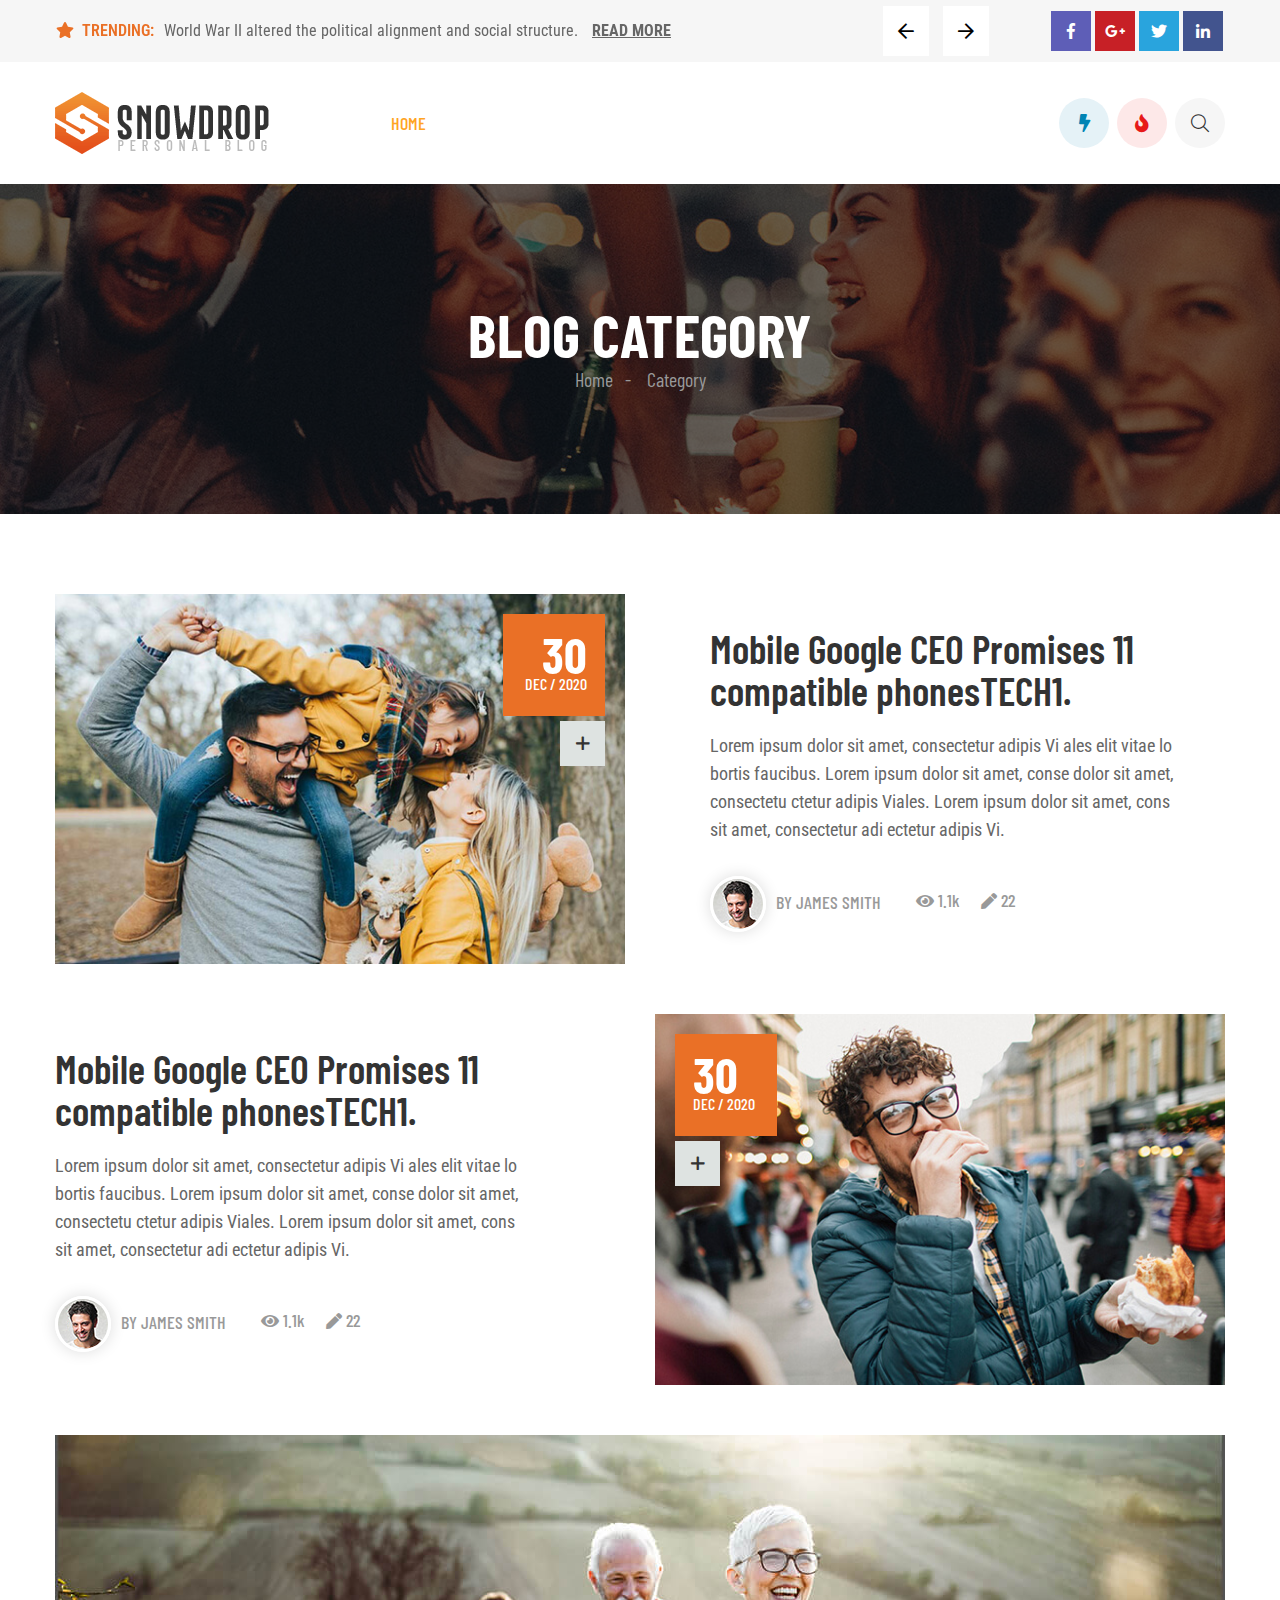
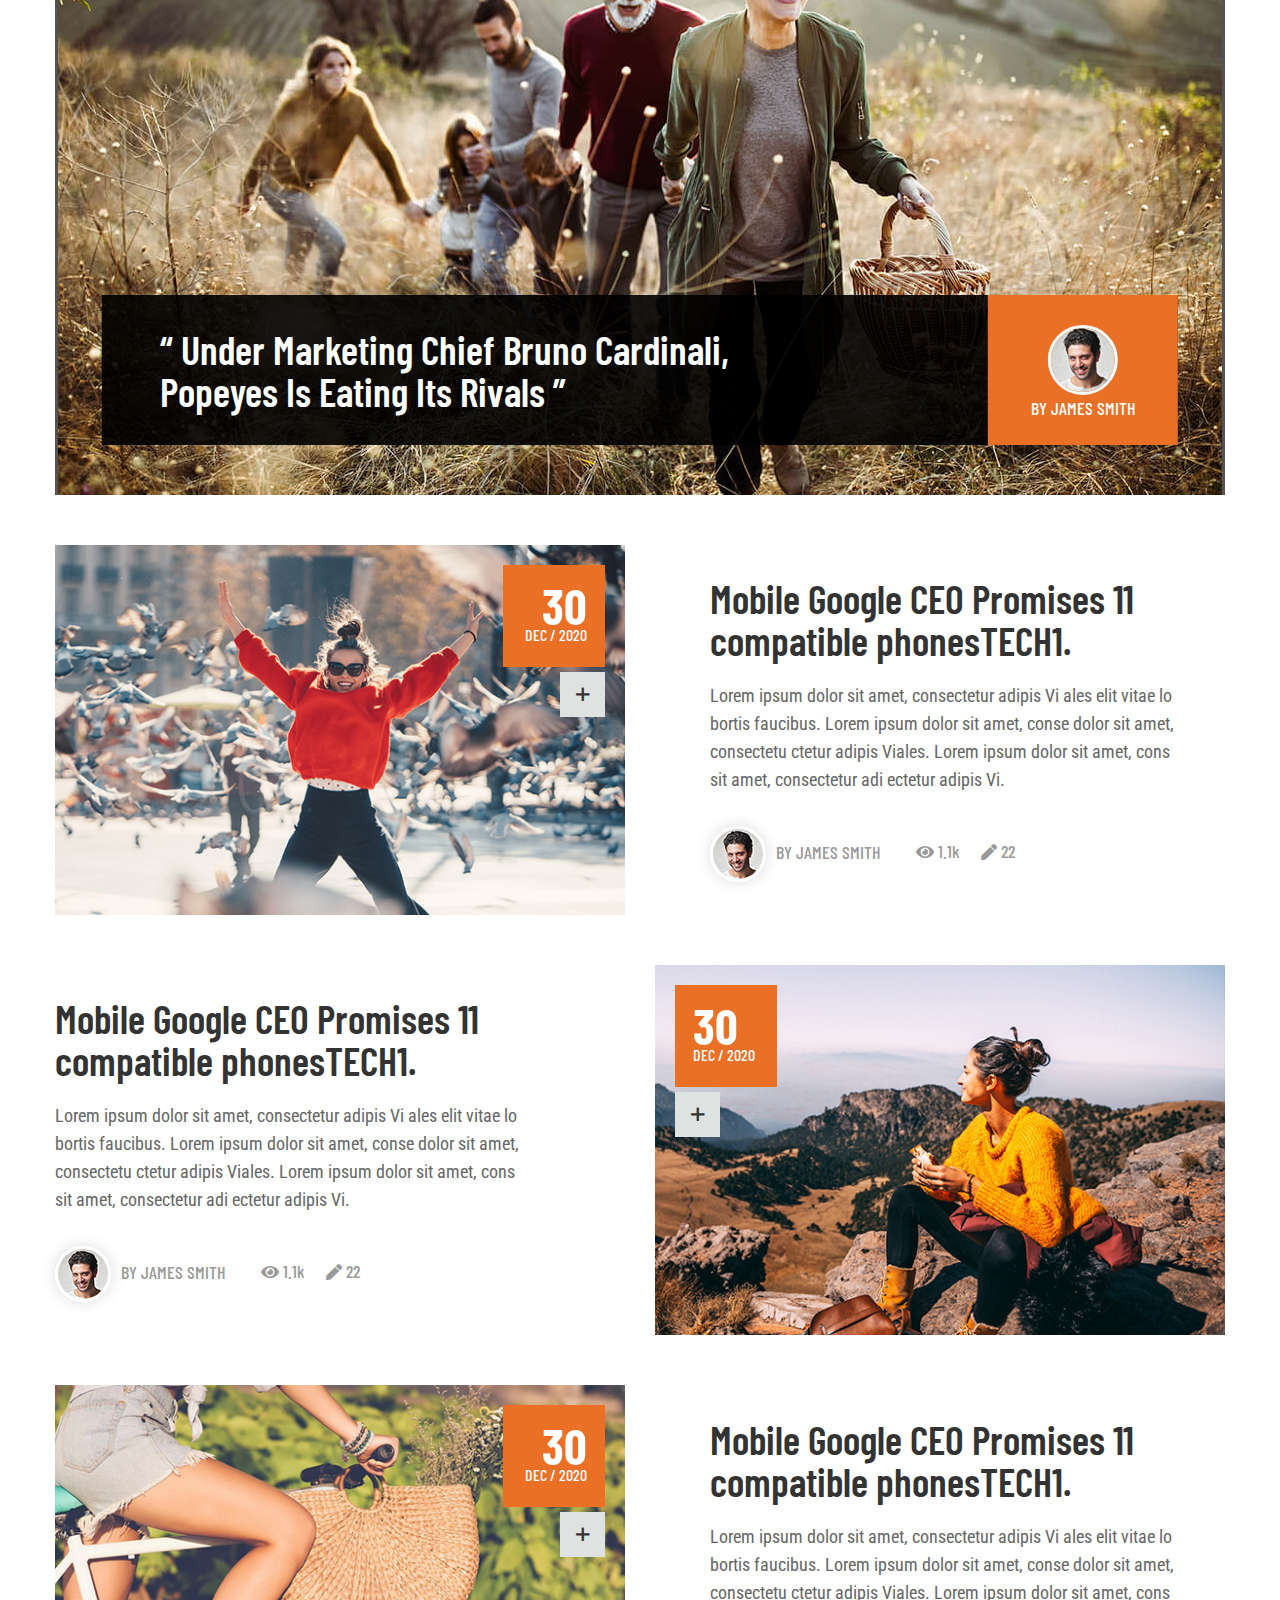
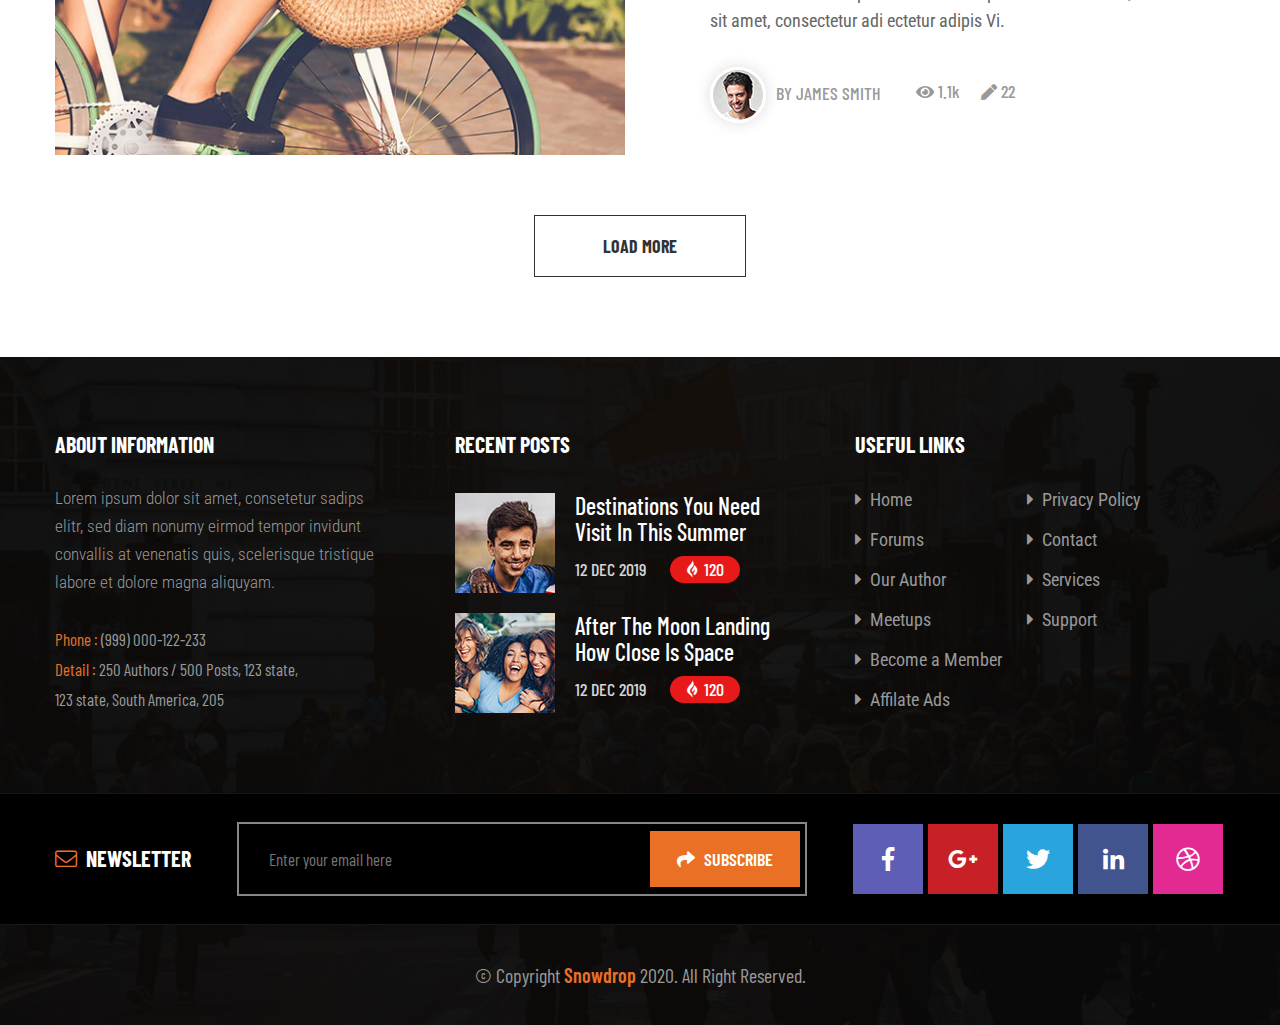
<file: category-style-1.html>
<!doctype html>
<html lang="en">


<!-- Mirrored from snowdrop.maxsify.com/category-style-1.html by HTTrack Website Copier/3.x [XR&CO'2014], Sat, 08 Feb 2020 09:20:26 GMT -->
<!-- Added by HTTrack --><meta http-equiv="content-type" content="text/html;charset=UTF-8" /><!-- /Added by HTTrack -->
<head>
   
    <!--====== Required meta tags ======-->
    <meta charset="utf-8">
    <meta http-equiv="x-ua-compatible" content="ie=edge">
    <meta name="description" content="">
    <meta name="viewport" content="width=device-width, initial-scale=1, shrink-to-fit=no">
    
    <!--====== Title ======-->
    <title>Snowdrop - Personal Blog HTML Template</title>
    
    <!--====== Favicon Icon ======-->
    <link rel="shortcut icon" href="assets/images/favicon.ico" type="image/png">

    <!--====== Bootstrap css ======-->
    <link rel="stylesheet" href="assets/css/bootstrap.min.css">
    
    <!--====== Fontawesome css ======-->
    <link rel="stylesheet" href="assets/css/all.css">
    
    <!--====== animate css ======-->
    <link rel="stylesheet" href="assets/css/animate.min.css">
    
    <!--====== Magnific Popup css ======-->
    <link rel="stylesheet" href="assets/css/magnific-popup.css">
    
    <!--====== Slick css ======-->
    <link rel="stylesheet" href="assets/css/slick.css">
    
    <!--====== Default css ======-->
    <link rel="stylesheet" href="assets/css/default.css">
    
    <!--====== Style css ======-->
    <link rel="stylesheet" href="assets/css/style.css">
  
  
</head>

<body>

    <!--====== OFFCANVAS MOBILE MENU PART START ======-->

    <div class="offcanvas-menu-wrapper">
        <div class="offcanvas-menu">
            <a class="close-mobile-menu" href="javascript:void(0)"><i class="fal fa-times"></i></a>
            <div class="mobile-menu pt-30">
                <nav>
                    <ul>
                        <li class="menu-item-has-children"><a href="#">Home</a>
                            <ul class="sub-menu">
                                <li><a href="index-2.html">Home page 1</a></li>
                                <li><a href="index-3.html">Home page 2</a></li>
                                <li><a href="index-4.html">Home page 3</a></li>
                                <li><a href="index-5.html">Home page 4</a></li>
                            </ul> <!-- dropdown -->
                        </li>
                        <li><a href="#">about</a></li>
                        <li class="menu-item-has-children"><a href="#">elements</a>
                            <ul class="sub-menu">
                                <li><a href="cart.html">cart</a></li>
                                <li><a href="checkout.html">checkout</a></li>
                                <li><a href="login.html">login</a></li>
                                <li><a href="singup.html">singup </a></li>
                                <li><a href="order-tracking.html">order tracking</a></li>
                                <li><a href="wishlist.html">wishlist</a></li>
                            </ul> <!-- dropdown -->
                        </li>
                        <li class="menu-item-has-children"><a href="#">shop</a>
                            <ul class="sub-menu">
                                <li><a href="shop-list.html">Shop List</a></li>
                                <li><a href="shop-grid.html">Shop Grid</a></li>
                                <li><a href="shop-grid-sidebar.html">Shop Grid sidebar</a></li>
                                <li><a href="shop-details.html">Shop Details</a></li>
                                <li><a href="shop-details-variable.html">shop Details Variable</a></li>
                            </ul> <!-- dropdown -->
                        </li>
                        <li class="menu-item-has-children"><a href="#">Blog</a>
                            <ul class="sub-menu">
                                <li><a href="blog.html">Blog page</a></li>
                                <li><a href="blog-details.html">Blog Details</a></li>
                            </ul> <!-- dropdown -->
                        </li>
                        <li><a href="#">Contact</a></li>
                    </ul>
                </nav>
            </div>
        </div> <!-- offcanvas menu -->
        <div class="overlay"></div>
    </div>

    <!--====== OFFCANVAS MOBILE MENU PART ENDS ======-->
   
    <!--====== HEADER PART START ======-->
      
    <header class="header-area header-2-area pb-30">
        <div class="header-headline-area mb-30">
            <div class="container">
                <div class="row">
                    <div class="col-lg-12">                    
                        <div class="header-headline d-flex align-items-center justify-content-between">
                            <div class="headline-slide">
                                <div class="item ">
                                    <p><span><i class="fas fa-star"></i> TRENDING:</span> World War II altered the political alignment and social structure.   <a href="#">Read More</a></p>
                                </div>
                                <div class="item ">
                                    <p><span><i class="fas fa-star"></i> TRENDING:</span> World War II altered the political alignment and social structure.   <a href="#">Read More</a></p>
                                </div>
                            </div>                        
                            <div class="header-social d-none d-lg-block">
                                <ul>
                                    <li><a href="#"><i class="fab fa-facebook-f"></i></a></li>
                                    <li><a href="#"><i class="fab fa-google-plus-g"></i></a></li>
                                    <li><a href="#"><i class="fab fa-twitter"></i></a></li>
                                    <li><a href="#"><i class="fab fa-linkedin-in"></i></a></li>
                                </ul>
                            </div>
                        </div>
                    </div>
                </div>
            </div>
        </div>
        <div class="container">
            <div class="row">
                <div class="col-lg-12">
                    <div class="main-header d-flex justify-content-between align-items-center">

                        <div class="header-logo">
                            <a href="index-2.html"><img src="assets/images/logo-1.png" alt=""></a>
                        </div>
                        <div class="header-menu text-center  d-none d-lg-block">
                            <ul>
                                <li>
                                    <a class="active" href="#">Home</a>                                                    
                                    <ul class="sub-menu">
                                        <li><a href="index-2.html">Home one</a></li>
                                        <li><a href="index-3.html">Home Two</a></li>
                                        <li><a href="index-4.html">Home Three</a></li>
                                        <li><a href="index-5.html">Home Four</a></li>
                                    </ul>
                                </li>
                                <li><a href="category-style-1.html">entertainment</a></li>
                                <li><a href="category-style-2.html">Fashion</a></li>
                                <li><a href="category-style-3.html">Business</a></li>
                                <li><a href="category-style-4.html">Teach</a></li>
                                <li>
                                    <a href="#">Blog</a>
                                    <ul class="sub-menu">
                                        <li><a href="category-style-1.html">category style 1</a></li>
                                        <li><a href="category-style-2.html">category style 2</a></li>
                                        <li><a href="category-style-3.html">category style 3</a></li>
                                        <li><a href="category-style-4.html">category style 4</a></li>
                                        <li><a href="category-style-5.html">category style 5</a></li>
                                        <li><a href="blog-details-1.html">blog details 1</a></li>
                                        <li><a href="blog-details-2.html">blog details 2</a></li>
                                    </ul>
                                </li>
                                <li><a href="contact-us.html">Contact</a></li>
                            </ul>
                        </div>
                        <div class="header-sub">
                            <ul>
                                <li><a href="#"><i class="fas fa-bolt"></i></a></li>
                                <li><a href="#"><i class="fas fa-fire"></i></a></li>
                                <li><a href="#"><i class="fal fa-search"></i></a></li>
                            </ul>
                        </div>
                        <div class="header-toggler d-block d-lg-none">
                            <i class="fal fa-bars"></i>
                        </div>
                    </div>
                </div>
            </div>
        </div>
    </header> 
   
    <!--====== HEADER PART ENDS ======-->

    <!--====== PART START ======-->
      
    <div class="page-title-area bg_cover" style="background-image: url(assets/images/page-bg.jpg);">
        <div class="container">
            <div class="row">
                <div class="col-lg-12">
                    <div class="page-title-item text-center">
                        <h3 class="title">Blog Category</h3>
                        <nav aria-label="breadcrumb">
                            <ol class="breadcrumb">
                                <li class="breadcrumb-item"><a href="#">Home</a></li>
                                <li class="breadcrumb-item active" aria-current="page"> Category</li>
                            </ol>
                        </nav>
                    </div>
                </div>
            </div>
        </div>
    </div> 
   
    <!--====== PART ENDS ======-->

    <!--====== FEATURED NEWS PART START ======-->
      
    <section class="featured-news-area pb-80 pt-40">
        <div class="container">
            <div class="row align-items-center mt-40 justify-content-center">
                <div class="col-lg-6 col-md-7 col-sm-9">
                    <div class="featured-news-thumb">
                        <img src="assets/images/featured-1.jpg" alt="">
                        <div class="featured-news-item">
                            <div class="item">
                                <h3 class="title">30</h3>
                                <span>Dec / 2020</span>
                            </div>
                            <a href="#"><i class="far fa-plus"></i></a>
                        </div>
                    </div>
                </div>
                <div class="col-lg-6 col-md-7 col-sm-9">
                    <div class="featured-news-content">
                        <h2 class="title">Mobile Google CEO Promises 11 compatible phonesTECH1.</h2>
                        <p>Lorem ipsum dolor sit amet, consectetur adipis Vi ales elit vitae lo bortis faucibus. Lorem ipsum dolor sit amet, conse dolor sit amet,  consectetu ctetur adipis Viales. Lorem ipsum dolor sit amet, cons sit amet, consectetur adi ectetur adipis Vi.</p>
                        <div class="featured-userinfo d-sm-flex d-block align-items-center">
                            <span><img src="assets/images/featured-info.jpg" alt=""> By James Smith</span>
                            <ul>
                                <li><i class="fas fa-eye"></i> 1.1k</li>
                                <li><i class="fas fa-pen"></i> 22</li>
                            </ul>
                        </div>
                    </div>
                </div>
            </div>
            <div class="row align-items-center mt-50 justify-content-center">
                <div class="col-lg-6 col-md-7 col-sm-9 order-2 order-lg-1">
                    <div class="featured-news-content item-2">
                        <h2 class="title">Mobile Google CEO Promises 11 compatible phonesTECH1.</h2>
                        <p>Lorem ipsum dolor sit amet, consectetur adipis Vi ales elit vitae lo bortis faucibus. Lorem ipsum dolor sit amet, conse dolor sit amet,  consectetu ctetur adipis Viales. Lorem ipsum dolor sit amet, cons sit amet, consectetur adi ectetur adipis Vi.</p>
                        <div class="featured-userinfo d-sm-flex d-block align-items-center">
                            <span><img src="assets/images/featured-info.jpg" alt=""> By James Smith</span>
                            <ul>
                                <li><i class="fas fa-eye"></i> 1.1k</li>
                                <li><i class="fas fa-pen"></i> 22</li>
                            </ul>
                        </div>
                    </div>
                </div>
                <div class="col-lg-6 col-md-7 col-sm-9 order-1 order-lg-2">
                    <div class="featured-news-thumb item-2">
                        <img src="assets/images/featured-2.jpg" alt="">
                        <div class="featured-news-item text-left">
                            <div class="item text-left">
                                <h3 class="title">30</h3>
                                <span>Dec / 2020</span>
                            </div>
                            <a href="#"><i class="far fa-plus"></i></a>
                        </div>
                    </div>
                </div>
            </div>
            <div class="row mt-50">
                <div class="col-lg-12 d-none d-sm-block">
                    <div class="featured-news-thumb">
                        <img src="assets/images/featured-thumb.jpg" alt="featured">
                        <div class="featured-news-thumb-content">
                            <h2 class="title">“ Under Marketing Chief Bruno Cardinali, <br> Popeyes Is Eating Its Rivals ”</h2>
                            <div class="featured-info text-center">
                                <img src="assets/images/featured-info-2.jpg" alt=""><br>
                                <span>By James Smith</span>
                            </div>
                        </div>
                    </div>
                </div>
            </div>
            <div class="row align-items-center mt-50 justify-content-center">
                <div class="col-lg-6 col-md-7 col-sm-9">
                    <div class="featured-news-thumb">
                        <img src="assets/images/featured-3.jpg" alt="">
                        <div class="featured-news-item">
                            <div class="item">
                                <h3 class="title">30</h3>
                                <span>Dec / 2020</span>
                            </div>
                            <a href="#"><i class="far fa-plus"></i></a>
                        </div>
                    </div>
                </div>
                <div class="col-lg-6 col-md-7 col-sm-9">
                    <div class="featured-news-content">
                        <h2 class="title">Mobile Google CEO Promises 11 compatible phonesTECH1.</h2>
                        <p>Lorem ipsum dolor sit amet, consectetur adipis Vi ales elit vitae lo bortis faucibus. Lorem ipsum dolor sit amet, conse dolor sit amet,  consectetu ctetur adipis Viales. Lorem ipsum dolor sit amet, cons sit amet, consectetur adi ectetur adipis Vi.</p>
                        <div class="featured-userinfo d-sm-flex d-block align-items-center">
                            <span><img src="assets/images/featured-info.jpg" alt=""> By James Smith</span>
                            <ul>
                                <li><i class="fas fa-eye"></i> 1.1k</li>
                                <li><i class="fas fa-pen"></i> 22</li>
                            </ul>
                        </div>
                    </div>
                </div>
            </div>
            <div class="row align-items-center mt-50 justify-content-center">
                <div class="col-lg-6 order-2 order-lg-1 col-md-7 col-sm-9">
                    <div class="featured-news-content item-2">
                        <h2 class="title">Mobile Google CEO Promises 11 compatible phonesTECH1.</h2>
                        <p>Lorem ipsum dolor sit amet, consectetur adipis Vi ales elit vitae lo bortis faucibus. Lorem ipsum dolor sit amet, conse dolor sit amet,  consectetu ctetur adipis Viales. Lorem ipsum dolor sit amet, cons sit amet, consectetur adi ectetur adipis Vi.</p>
                        <div class="featured-userinfo d-sm-flex d-block align-items-center">
                            <span><img src="assets/images/featured-info.jpg" alt=""> By James Smith</span>
                            <ul>
                                <li><i class="fas fa-eye"></i> 1.1k</li>
                                <li><i class="fas fa-pen"></i> 22</li>
                            </ul>
                        </div>
                    </div>
                </div>
                <div class="col-lg-6 order-1 order-lg-2 col-md-7 col-sm-9">
                    <div class="featured-news-thumb item-2">
                        <img src="assets/images/featured-4.jpg" alt="">
                        <div class="featured-news-item text-left">
                            <div class="item text-left">
                                <h3 class="title">30</h3>
                                <span>Dec / 2020</span>
                            </div>
                            <a href="#"><i class="far fa-plus"></i></a>
                        </div>
                    </div>
                </div>
            </div>
            <div class="row align-items-center mt-50 justify-content-center">
                <div class="col-lg-6 col-md-7 col-sm-9">
                    <div class="featured-news-thumb">
                        <img src="assets/images/featured-5.jpg" alt="">
                        <div class="featured-news-item">
                            <div class="item">
                                <h3 class="title">30</h3>
                                <span>Dec / 2020</span>
                            </div>
                            <a href="#"><i class="far fa-plus"></i></a>
                        </div>
                    </div>
                </div>
                <div class="col-lg-6 col-md-7 col-sm-9">
                    <div class="featured-news-content">
                        <h2 class="title">Mobile Google CEO Promises 11 compatible phonesTECH1.</h2>
                        <p>Lorem ipsum dolor sit amet, consectetur adipis Vi ales elit vitae lo bortis faucibus. Lorem ipsum dolor sit amet, conse dolor sit amet,  consectetu ctetur adipis Viales. Lorem ipsum dolor sit amet, cons sit amet, consectetur adi ectetur adipis Vi.</p>
                        <div class="featured-userinfo d-sm-flex d-block align-items-center">
                            <span><img src="assets/images/featured-info.jpg" alt=""> By James Smith</span>
                            <ul>
                                <li><i class="fas fa-eye"></i> 1.1k</li>
                                <li><i class="fas fa-pen"></i> 22</li>
                            </ul>
                        </div>
                    </div>
                </div>
            </div>
            <div class="row">
                <div class="col-lg-12">
                    <div class="featured-btn text-center mt-60">
                        <a class="main-btn" href="#">Load More</a>
                    </div>
                </div>
            </div>
        </div>
    </section>
   
    <!--====== FEATURED NEWS PART ENDS ======-->

    <!--====== FOOTER PART START ======-->
      
    <footer class="footer-area bg_cover" style="background-image: url(assets/images/footer-bg.jpg);">
        <div class="container">
            <div class="row justify-content-start justify-content-md-center">
                <div class="col-lg-4 col-md-6 col-sm-12">
                    <div class="footer-item-1 mt-30">
                        <div class="footer-title">
                            <h4 class="title">About Information</h4>
                        </div>
                        <div class="footer-content">
                            <p>Lorem ipsum dolor sit amet, consetetur sadips elitr, sed diam nonumy eirmod tempor invidunt convallis at venenatis quis, scelerisque tristique labore et dolore magna aliquyam.</p>
                            <ul>
                                <li><span>Phone :</span>   (999) 000-122-233 </li>
                                <li><span>Detail :</span>   250 Authors / 500 Posts, 123 state, 123 state, South America, 205 </li>
                            </ul>
                        </div>
                    </div>
                </div>
                <div class="col-lg-4 col-md-6 col-sm-8">
                    <div class="footer-item-2 mt-30">
                        <div class="footer-title">
                            <h4 class="title">Recent Posts</h4>
                        </div>
                        <div class="footer-author-item">
                            <div class="item mt-30">
                                <img src="assets/images/footer-author-1.jpg" alt="author">
                                <a href="#"><h4 class="title">Destinations You Need  Visit In This Summer</h4></a>
                                <span>12 Dec 2019 <span><i class="fab fa-gripfire"></i> 120</span></span>
                            </div>
                            <div class="item mt-30">
                                <img src="assets/images/footer-author-2.jpg" alt="author">
                                <a href="#"><h4 class="title">After The Moon Landing How Close Is Space</h4></a>
                                <span>12 Dec 2019 <span><i class="fab fa-gripfire"></i> 120</span></span>
                            </div>
                        </div>
                    </div>
                </div>
                <div class="col-lg-4 col-md-12">
                    <div class="footer-item-3 mt-30">
                        <div class="footer-title">
                            <h4 class="title">Useful Links</h4>
                        </div>
                        <div class="footer-links d-flex">
                            <ul>
                                <li><a href="#"><i class="fas fa-caret-right"></i> Home</a></li>
                                <li><a href="#"><i class="fas fa-caret-right"></i> Forums</a></li>
                                <li><a href="#"><i class="fas fa-caret-right"></i> Our Author</a></li>
                                <li><a href="#"><i class="fas fa-caret-right"></i> Meetups</a></li>
                                <li><a href="#"><i class="fas fa-caret-right"></i> Become a Member</a></li>
                                <li><a href="#"><i class="fas fa-caret-right"></i> Affilate Ads </a></li>
                            </ul>
                            <ul class="ml-55">
                                <li><a href="#"><i class="fas fa-caret-right"></i> Privacy Policy</a></li>
                                <li><a href="#"><i class="fas fa-caret-right"></i> Contact</a></li>
                                <li><a href="#"><i class="fas fa-caret-right"></i> Services</a></li>
                                <li><a href="#"><i class="fas fa-caret-right"></i> Support</a></li>
                            </ul>
                        </div>
                    </div>
                </div>
            </div>
        </div>
        <div class="footer-newsletter">
            <div class="container">
                <div class="row">
                    <div class="col-lg-12">
                        <div class="newsletter-flex d-block d-lg-flex ">
                            <div class="newsletter-title">
                                <h3 class="title"><i class="fal fa-envelope"></i> Newsletter</h3>
                            </div>
                            <div class="newsletter-input">
                                <input type="text" placeholder="Enter your email here">
                                <button class="main-btn"><i class="fas fa-share"></i> Subscribe</button>
                            </div>
                            <div class="newsletter-social">
                                <ul>
                                    <li><a href="#"><i class="fab fa-facebook-f"></i></a></li>
                                    <li><a href="#"><i class="fab fa-google-plus-g"></i></a></li>
                                    <li><a href="#"><i class="fab fa-twitter"></i></a></li>
                                    <li><a href="#"><i class="fab fa-linkedin-in"></i></a></li>
                                    <li><a href="#"><i class="fab fa-dribbble"></i></a></li>
                                </ul>
                            </div>
                        </div>
                    </div>
                </div>
            </div>
        </div>
        <div class="copyright-text text-center">
            <p>© Copyright <span>Snowdrop</span> 2020. All Right Reserved.</p>
        </div>
    </footer> 
   
    <!--====== FOOTER PART ENDS ======-->
    
    <!--====== GO TO TOP PART START ======-->
    
    <div class="go-top-area">
        <div class="go-top-wrap">
            <div class="go-top-btn-wrap">
                <div class="go-top go-top-btn">
                    <i class="fa fa-angle-double-up"></i>
                    <i class="fa fa-angle-double-up"></i>
                </div>
            </div>
        </div>
    </div>
    
    <!--====== GO TO TOP PART ENDS ======-->


    


    
    
    <!--====== jquery js ======-->
    <script src="assets/js/vendor/modernizr-3.6.0.min.js"></script>
    <script src="assets/js/vendor/jquery-1.12.4.min.js"></script>

    <!--====== Bootstrap js ======-->
    <script src="assets/js/bootstrap.min.js"></script>
    <script src="assets/js/popper.min.js"></script>
    
    <!--====== Slick js ======-->
    <script src="assets/js/slick.min.js"></script>
    
    <!--====== Isotope js ======-->
    <script src="assets/js/isotope.pkgd.min.js"></script>
    
    <!--====== Images Loaded js ======-->
    <script src="assets/js/imagesloaded.pkgd.min.js"></script>
    
    <!--====== Magnific Popup js ======-->
    <script src="assets/js/jquery.magnific-popup.min.js"></script>
    
    <!--====== Ajax Contact js ======-->
    <script src="assets/js/ajax-contact.js"></script>
    
    <!--====== Main js ======-->
    <script src="assets/js/main.js"></script>

</body>


<!-- Mirrored from snowdrop.maxsify.com/category-style-1.html by HTTrack Website Copier/3.x [XR&CO'2014], Sat, 08 Feb 2020 09:20:27 GMT -->
</html>
</file>
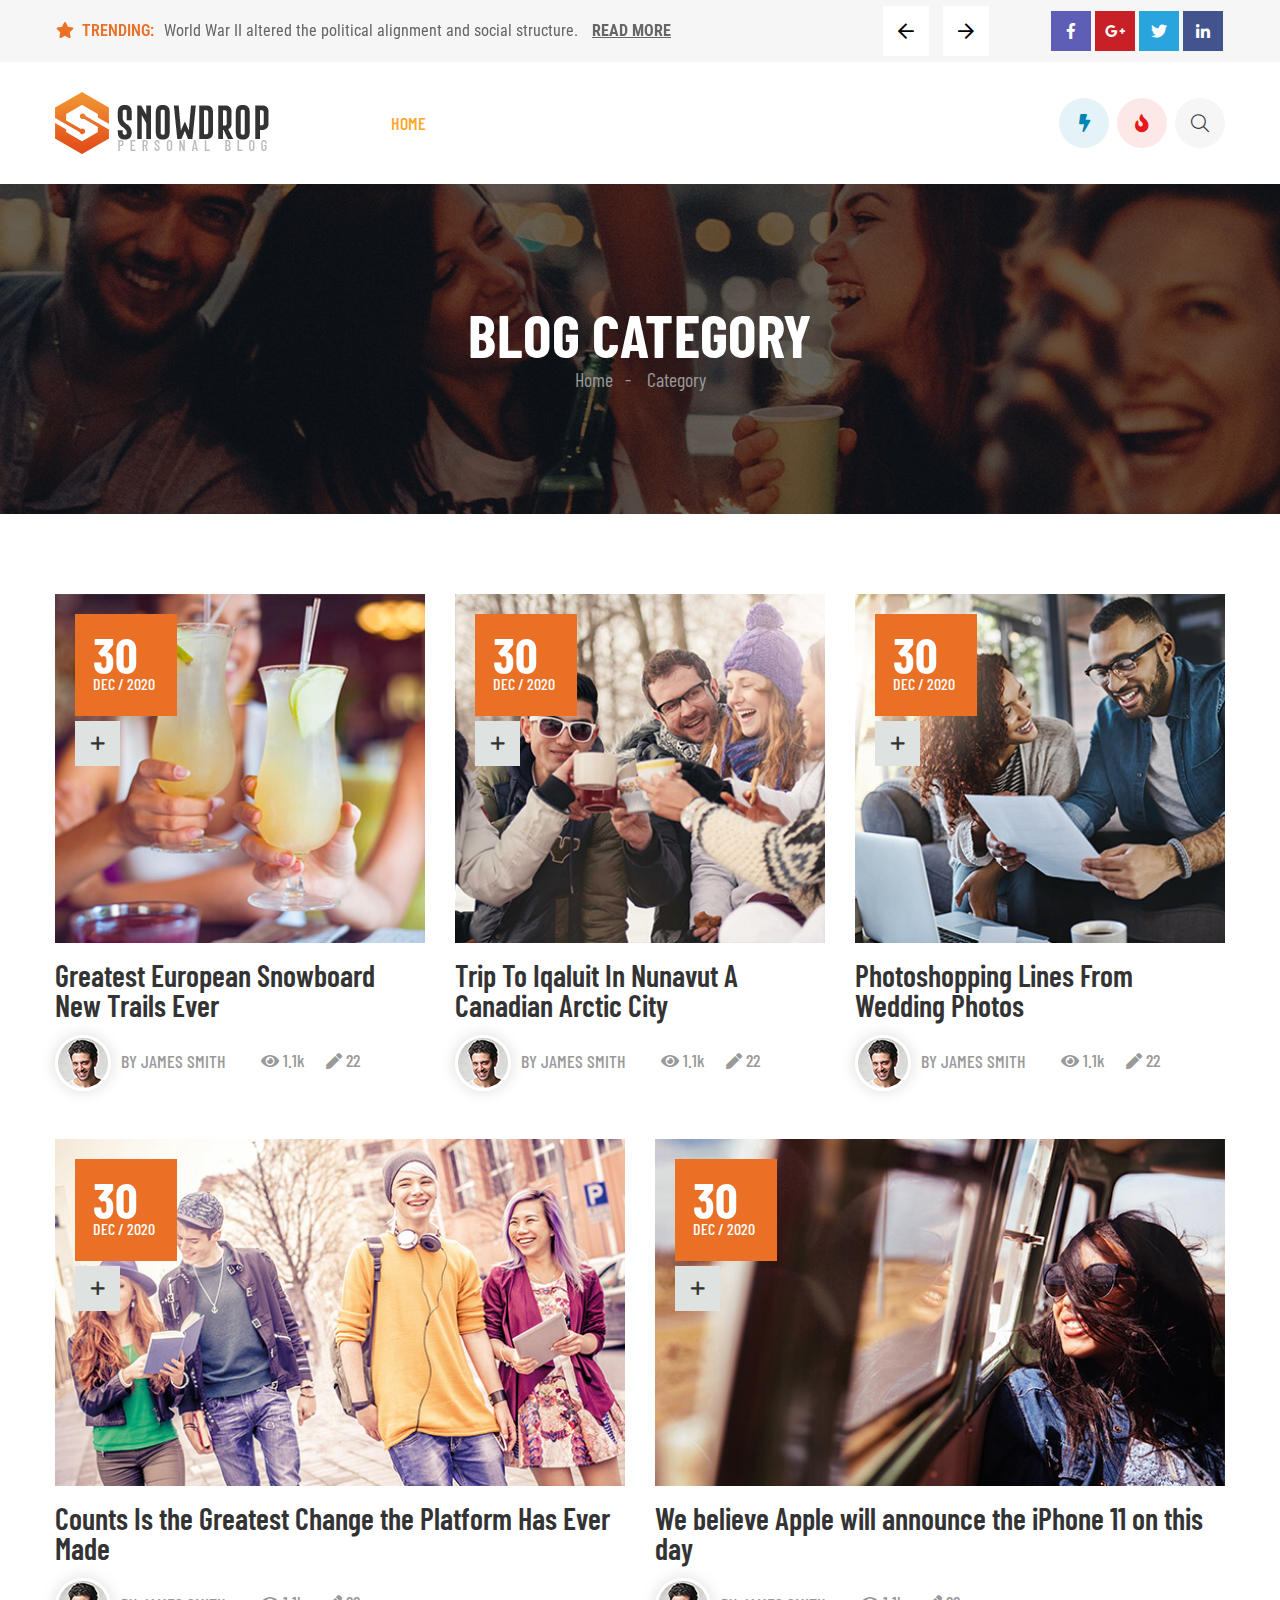
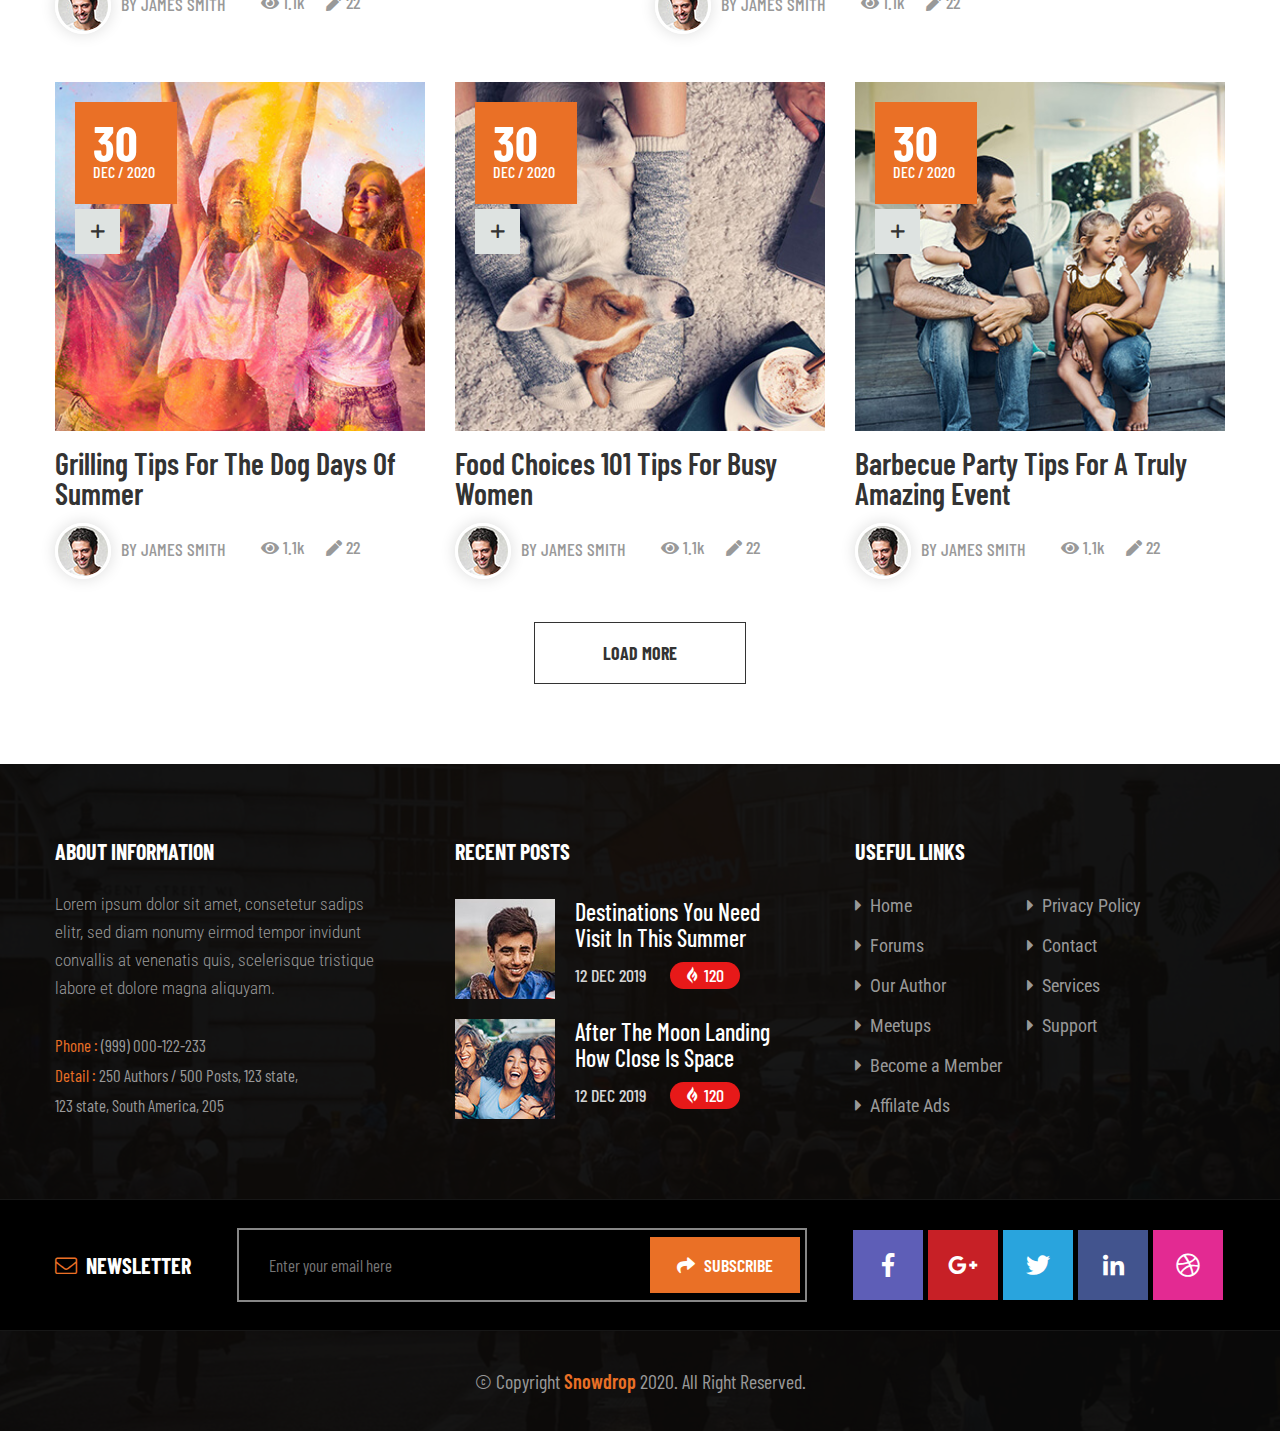
<file: category-style-2.html>
<!doctype html>
<html lang="en">


<!-- Mirrored from snowdrop.maxsify.com/category-style-2.html by HTTrack Website Copier/3.x [XR&CO'2014], Sat, 08 Feb 2020 09:20:27 GMT -->
<!-- Added by HTTrack --><meta http-equiv="content-type" content="text/html;charset=UTF-8" /><!-- /Added by HTTrack -->
<head>
   
    <!--====== Required meta tags ======-->
    <meta charset="utf-8">
    <meta http-equiv="x-ua-compatible" content="ie=edge">
    <meta name="description" content="">
    <meta name="viewport" content="width=device-width, initial-scale=1, shrink-to-fit=no">
    
    <!--====== Title ======-->
    <title>Snowdrop - Personal Blog HTML Template</title>
    
    <!--====== Favicon Icon ======-->
    <link rel="shortcut icon" href="assets/images/favicon.ico" type="image/png">

    <!--====== Bootstrap css ======-->
    <link rel="stylesheet" href="assets/css/bootstrap.min.css">
    
    <!--====== Fontawesome css ======-->
    <link rel="stylesheet" href="assets/css/all.css">
    
    <!--====== animate css ======-->
    <link rel="stylesheet" href="assets/css/animate.min.css">
    
    <!--====== Magnific Popup css ======-->
    <link rel="stylesheet" href="assets/css/magnific-popup.css">
    
    <!--====== Slick css ======-->
    <link rel="stylesheet" href="assets/css/slick.css">
    
    <!--====== Default css ======-->
    <link rel="stylesheet" href="assets/css/default.css">
    
    <!--====== Style css ======-->
    <link rel="stylesheet" href="assets/css/style.css">
  
  
</head>

<body>

    <!--====== OFFCANVAS MOBILE MENU PART START ======-->

    <div class="offcanvas-menu-wrapper">
        <div class="offcanvas-menu">
            <a class="close-mobile-menu" href="javascript:void(0)"><i class="fal fa-times"></i></a>
            <div class="mobile-menu pt-30">
                <nav>
                    <ul>
                        <li class="menu-item-has-children"><a href="#">Home</a>
                            <ul class="sub-menu">
                                <li><a href="index-2.html">Home page 1</a></li>
                                <li><a href="index-3.html">Home page 2</a></li>
                                <li><a href="index-4.html">Home page 3</a></li>
                                <li><a href="index-5.html">Home page 4</a></li>
                            </ul> <!-- dropdown -->
                        </li>
                        <li><a href="#">about</a></li>
                        <li class="menu-item-has-children"><a href="#">elements</a>
                            <ul class="sub-menu">
                                <li><a href="cart.html">cart</a></li>
                                <li><a href="checkout.html">checkout</a></li>
                                <li><a href="login.html">login</a></li>
                                <li><a href="singup.html">singup </a></li>
                                <li><a href="order-tracking.html">order tracking</a></li>
                                <li><a href="wishlist.html">wishlist</a></li>
                            </ul> <!-- dropdown -->
                        </li>
                        <li class="menu-item-has-children"><a href="#">shop</a>
                            <ul class="sub-menu">
                                <li><a href="shop-list.html">Shop List</a></li>
                                <li><a href="shop-grid.html">Shop Grid</a></li>
                                <li><a href="shop-grid-sidebar.html">Shop Grid sidebar</a></li>
                                <li><a href="shop-details.html">Shop Details</a></li>
                                <li><a href="shop-details-variable.html">shop Details Variable</a></li>
                            </ul> <!-- dropdown -->
                        </li>
                        <li class="menu-item-has-children"><a href="#">Blog</a>
                            <ul class="sub-menu">
                                <li><a href="blog.html">Blog page</a></li>
                                <li><a href="blog-details.html">Blog Details</a></li>
                            </ul> <!-- dropdown -->
                        </li>
                        <li><a href="#">Contact</a></li>
                    </ul>
                </nav>
            </div>
        </div> <!-- offcanvas menu -->
        <div class="overlay"></div>
    </div>

    <!--====== OFFCANVAS MOBILE MENU PART ENDS ======-->
   
    <!--====== HEADER PART START ======-->
      
    <header class="header-area header-2-area pb-30">
        <div class="header-headline-area mb-30">
            <div class="container">
                <div class="row">
                    <div class="col-lg-12">                    
                        <div class="header-headline d-flex align-items-center justify-content-between">
                            <div class="headline-slide">
                                <div class="item ">
                                    <p><span><i class="fas fa-star"></i> TRENDING:</span> World War II altered the political alignment and social structure.   <a href="#">Read More</a></p>
                                </div>
                                <div class="item ">
                                    <p><span><i class="fas fa-star"></i> TRENDING:</span> World War II altered the political alignment and social structure.   <a href="#">Read More</a></p>
                                </div>
                            </div>                        
                            <div class="header-social d-none d-lg-block">
                                <ul>
                                    <li><a href="#"><i class="fab fa-facebook-f"></i></a></li>
                                    <li><a href="#"><i class="fab fa-google-plus-g"></i></a></li>
                                    <li><a href="#"><i class="fab fa-twitter"></i></a></li>
                                    <li><a href="#"><i class="fab fa-linkedin-in"></i></a></li>
                                </ul>
                            </div>
                        </div>
                    </div>
                </div>
            </div>
        </div>
        <div class="container">
            <div class="row">
                <div class="col-lg-12">
                    <div class="main-header d-flex justify-content-between align-items-center">

                        <div class="header-logo">
                            <a href="index-2.html"><img src="assets/images/logo-1.png" alt=""></a>
                        </div>
                        <div class="header-menu text-center  d-none d-lg-block">
                            <ul>
                                <li>
                                    <a class="active" href="#">Home</a>                                                    
                                    <ul class="sub-menu">
                                        <li><a href="index-2.html">Home one</a></li>
                                        <li><a href="index-3.html">Home Two</a></li>
                                        <li><a href="index-4.html">Home Three</a></li>
                                        <li><a href="index-5.html">Home Four</a></li>
                                    </ul>
                                </li>
                                <li><a href="category-style-1.html">entertainment</a></li>
                                <li><a href="category-style-2.html">Fashion</a></li>
                                <li><a href="category-style-3.html">Business</a></li>
                                <li><a href="category-style-4.html">Teach</a></li>
                                <li>
                                    <a href="#">Blog</a>
                                    <ul class="sub-menu">
                                        <li><a href="category-style-1.html">category style 1</a></li>
                                        <li><a href="category-style-2.html">category style 2</a></li>
                                        <li><a href="category-style-3.html">category style 3</a></li>
                                        <li><a href="category-style-4.html">category style 4</a></li>
                                        <li><a href="category-style-5.html">category style 5</a></li>
                                        <li><a href="blog-details-1.html">blog details 1</a></li>
                                        <li><a href="blog-details-2.html">blog details 2</a></li>
                                    </ul>
                                </li>
                                <li><a href="contact-us.html">Contact</a></li>
                            </ul>
                        </div>
                        <div class="header-sub">
                            <ul>
                                <li><a href="#"><i class="fas fa-bolt"></i></a></li>
                                <li><a href="#"><i class="fas fa-fire"></i></a></li>
                                <li><a href="#"><i class="fal fa-search"></i></a></li>
                            </ul>
                        </div>
                        <div class="header-toggler d-block d-lg-none">
                            <i class="fal fa-bars"></i>
                        </div>
                    </div>
                </div>
            </div>
        </div>
    </header> 
   
    <!--====== HEADER PART ENDS ======-->

    <!--====== PART START ======-->
      
    <div class="page-title-area bg_cover" style="background-image: url(assets/images/page-bg.jpg);">
        <div class="container">
            <div class="row">
                <div class="col-lg-12">
                    <div class="page-title-item text-center">
                        <h3 class="title">Blog Category</h3>
                        <nav aria-label="breadcrumb">
                            <ol class="breadcrumb">
                                <li class="breadcrumb-item"><a href="#">Home</a></li>
                                <li class="breadcrumb-item active" aria-current="page"> Category</li>
                            </ol>
                        </nav>
                    </div>
                </div>
            </div>
        </div>
    </div> 
   
    <!--====== PART ENDS ======-->

    <!--====== MORE NEWS PART START ======-->
      
    <section class="more-news-area more-news-page">
        <div class="container">
            <div class="row justify-content-center">
                <div class="col-lg-4 col-md-6 col-sm-9">
                    <div class="more-news-item mt-30">
                        <div class="more-news-thumb">
                            <img src="assets/images/more-1.jpg" alt="">
                            <div class="featured-news-item item-2 text-left">
                                <div class="item text-left">
                                    <h3 class="title">30</h3>
                                    <span>Dec / 2020</span>
                                </div>
                                <a href="#"><i class="far fa-plus"></i></a>
                            </div>
                        </div>
                        <div class="more-news-content">
                            <a href="#"><h4 class="title">Greatest European Snowboard  New Trails Ever</h4></a>
                            <div class="featured-userinfo d-sm-flex d-block align-items-center">
                                <span><img src="assets/images/featured-info.jpg" alt=""> By James Smith</span>
                                <ul>
                                    <li><i class="fas fa-eye"></i> 1.1k</li>
                                    <li><i class="fas fa-pen"></i> 22</li>
                                </ul>
                            </div>
                        </div>
                    </div>
                </div>
                <div class="col-lg-4 col-md-6 col-sm-9">
                    <div class="more-news-item mt-30">
                        <div class="more-news-thumb">
                            <img src="assets/images/more-2.jpg" alt="">
                            <div class="featured-news-item item-2 text-left">
                                <div class="item text-left">
                                    <h3 class="title">30</h3>
                                    <span>Dec / 2020</span>
                                </div>
                                <a href="#"><i class="far fa-plus"></i></a>
                            </div>
                        </div>
                        <div class="more-news-content">
                            <a href="#"><h4 class="title">Trip To Iqaluit In Nunavut A  Canadian Arctic City</h4></a>
                            <div class="featured-userinfo d-sm-flex d-block align-items-center">
                                <span><img src="assets/images/featured-info.jpg" alt=""> By James Smith</span>
                                <ul>
                                    <li><i class="fas fa-eye"></i> 1.1k</li>
                                    <li><i class="fas fa-pen"></i> 22</li>
                                </ul>
                            </div>
                        </div>
                    </div>
                </div>
                <div class="col-lg-4 col-md-6 col-sm-9">
                    <div class="more-news-item mt-30">
                        <div class="more-news-thumb">
                            <img src="assets/images/more-3.jpg" alt="">
                            <div class="featured-news-item item-2 text-left">
                                <div class="item text-left">
                                    <h3 class="title">30</h3>
                                    <span>Dec / 2020</span>
                                </div>
                                <a href="#"><i class="far fa-plus"></i></a>
                            </div>
                        </div>
                        <div class="more-news-content">
                            <a href="#"><h4 class="title">Photoshopping Lines From Wedding Photos</h4></a>
                            <div class="featured-userinfo d-sm-flex d-block align-items-center">
                                <span><img src="assets/images/featured-info.jpg" alt=""> By James Smith</span>
                                <ul>
                                    <li><i class="fas fa-eye"></i> 1.1k</li>
                                    <li><i class="fas fa-pen"></i> 22</li>
                                </ul>
                            </div>
                        </div>
                    </div>
                </div>
                <div class="col-lg-6 col-md-6 col-sm-9 order-7 order-lg-4">
                    <div class="more-news-item mt-30">
                        <div class="more-news-thumb">
                            <img src="assets/images/more-7.jpg" alt="">
                            <div class="featured-news-item item-2 text-left">
                                <div class="item text-left">
                                    <h3 class="title">30</h3>
                                    <span>Dec / 2020</span>
                                </div>
                                <a href="#"><i class="far fa-plus"></i></a>
                            </div>
                        </div>
                        <div class="more-news-content">
                            <a href="#"><h4 class="title">Counts Is the Greatest Change the Platform Has Ever Made</h4></a>
                            <div class="featured-userinfo d-sm-flex d-block align-items-center">
                                <span><img src="assets/images/featured-info.jpg" alt=""> By James Smith</span>
                                <ul>
                                    <li><i class="fas fa-eye"></i> 1.1k</li>
                                    <li><i class="fas fa-pen"></i> 22</li>
                                </ul>
                            </div>
                        </div>
                    </div>
                </div>
                <div class="col-lg-6 col-md-6 col-sm-9 order-8 order-lg-5">
                    <div class="more-news-item mt-30">
                        <div class="more-news-thumb">
                            <img src="assets/images/more-8.jpg" alt="">
                            <div class="featured-news-item item-2 text-left">
                                <div class="item text-left">
                                    <h3 class="title">30</h3>
                                    <span>Dec / 2020</span>
                                </div>
                                <a href="#"><i class="far fa-plus"></i></a>
                            </div>
                        </div>
                        <div class="more-news-content">
                            <a href="#"><h4 class="title">We believe Apple will announce the iPhone 11 on this day</h4></a>
                            <div class="featured-userinfo d-sm-flex d-block align-items-center">
                                <span><img src="assets/images/featured-info.jpg" alt=""> By James Smith</span>
                                <ul>
                                    <li><i class="fas fa-eye"></i> 1.1k</li>
                                    <li><i class="fas fa-pen"></i> 22</li>
                                </ul>
                            </div>
                        </div>
                    </div>
                </div>
                <div class="col-lg-4 col-md-6 col-sm-9 order-3 order-lg-6">
                    <div class="more-news-item mt-30">
                        <div class="more-news-thumb">
                            <img src="assets/images/more-4.jpg" alt="">
                            <div class="featured-news-item item-2 text-left">
                                <div class="item text-left">
                                    <h3 class="title">30</h3>
                                    <span>Dec / 2020</span>
                                </div>
                                <a href="#"><i class="far fa-plus"></i></a>
                            </div>
                        </div>
                        <div class="more-news-content">
                            <a href="#"><h4 class="title">Grilling Tips For The Dog Days Of Summer</h4></a>
                            <div class="featured-userinfo d-sm-flex d-block align-items-center">
                                <span><img src="assets/images/featured-info.jpg" alt=""> By James Smith</span>
                                <ul>
                                    <li><i class="fas fa-eye"></i> 1.1k</li>
                                    <li><i class="fas fa-pen"></i> 22</li>
                                </ul>
                            </div>
                        </div>
                    </div>
                </div>
                <div class="col-lg-4 col-md-6 col-sm-9 order-4 order-lg-7">
                    <div class="more-news-item mt-30">
                        <div class="more-news-thumb">
                            <img src="assets/images/more-5.jpg" alt="">
                            <div class="featured-news-item item-2 text-left">
                                <div class="item text-left">
                                    <h3 class="title">30</h3>
                                    <span>Dec / 2020</span>
                                </div>
                                <a href="#"><i class="far fa-plus"></i></a>
                            </div>
                        </div>
                        <div class="more-news-content">
                            <a href="#"><h4 class="title">Food Choices 101 Tips For Busy Women</h4></a>
                            <div class="featured-userinfo d-sm-flex d-block align-items-center">
                                <span><img src="assets/images/featured-info.jpg" alt=""> By James Smith</span>
                                <ul>
                                    <li><i class="fas fa-eye"></i> 1.1k</li>
                                    <li><i class="fas fa-pen"></i> 22</li>
                                </ul>
                            </div>
                        </div>
                    </div>
                </div>
                <div class="col-lg-4 col-md-6 col-sm-9 order-5 order-lg-8">
                    <div class="more-news-item mt-30">
                        <div class="more-news-thumb">
                            <img src="assets/images/more-6.jpg" alt="">
                            <div class="featured-news-item item-2 text-left">
                                <div class="item text-left">
                                    <h3 class="title">30</h3>
                                    <span>Dec / 2020</span>
                                </div>
                                <a href="#"><i class="far fa-plus"></i></a>
                            </div>
                        </div>
                        <div class="more-news-content">
                            <a href="#"><h4 class="title">Barbecue Party Tips For A Truly Amazing Event</h4></a>
                            <div class="featured-userinfo d-sm-flex d-block align-items-center">
                                <span><img src="assets/images/featured-info.jpg" alt=""> By James Smith</span>
                                <ul>
                                    <li><i class="fas fa-eye"></i> 1.1k</li>
                                    <li><i class="fas fa-pen"></i> 22</li>
                                </ul>
                            </div>
                        </div>
                    </div>
                </div>
            </div>
            <div class="row">
                <div class="col-lg-12">
                    <div class="more-news-btn text-center pt-25">
                        <a class="main-btn" href="#">load more</a>
                    </div>
                </div>
            </div>
        </div>
    </section> 
   
    <!--====== MORE NEWS PART ENDS ======-->

    <!--====== FOOTER PART START ======-->
      
    <footer class="footer-area bg_cover" style="background-image: url(assets/images/footer-bg.jpg);">
        <div class="container">
            <div class="row justify-content-start justify-content-md-center">
                <div class="col-lg-4 col-md-6 col-sm-12">
                    <div class="footer-item-1 mt-30">
                        <div class="footer-title">
                            <h4 class="title">About Information</h4>
                        </div>
                        <div class="footer-content">
                            <p>Lorem ipsum dolor sit amet, consetetur sadips elitr, sed diam nonumy eirmod tempor invidunt convallis at venenatis quis, scelerisque tristique labore et dolore magna aliquyam.</p>
                            <ul>
                                <li><span>Phone :</span>   (999) 000-122-233 </li>
                                <li><span>Detail :</span>   250 Authors / 500 Posts, 123 state, 123 state, South America, 205 </li>
                            </ul>
                        </div>
                    </div>
                </div>
                <div class="col-lg-4 col-md-6 col-sm-8">
                    <div class="footer-item-2 mt-30">
                        <div class="footer-title">
                            <h4 class="title">Recent Posts</h4>
                        </div>
                        <div class="footer-author-item">
                            <div class="item mt-30">
                                <img src="assets/images/footer-author-1.jpg" alt="author">
                                <a href="#"><h4 class="title">Destinations You Need  Visit In This Summer</h4></a>
                                <span>12 Dec 2019 <span><i class="fab fa-gripfire"></i> 120</span></span>
                            </div>
                            <div class="item mt-30">
                                <img src="assets/images/footer-author-2.jpg" alt="author">
                                <a href="#"><h4 class="title">After The Moon Landing How Close Is Space</h4></a>
                                <span>12 Dec 2019 <span><i class="fab fa-gripfire"></i> 120</span></span>
                            </div>
                        </div>
                    </div>
                </div>
                <div class="col-lg-4 col-md-12">
                    <div class="footer-item-3 mt-30">
                        <div class="footer-title">
                            <h4 class="title">Useful Links</h4>
                        </div>
                        <div class="footer-links d-flex">
                            <ul>
                                <li><a href="#"><i class="fas fa-caret-right"></i> Home</a></li>
                                <li><a href="#"><i class="fas fa-caret-right"></i> Forums</a></li>
                                <li><a href="#"><i class="fas fa-caret-right"></i> Our Author</a></li>
                                <li><a href="#"><i class="fas fa-caret-right"></i> Meetups</a></li>
                                <li><a href="#"><i class="fas fa-caret-right"></i> Become a Member</a></li>
                                <li><a href="#"><i class="fas fa-caret-right"></i> Affilate Ads </a></li>
                            </ul>
                            <ul class="ml-55">
                                <li><a href="#"><i class="fas fa-caret-right"></i> Privacy Policy</a></li>
                                <li><a href="#"><i class="fas fa-caret-right"></i> Contact</a></li>
                                <li><a href="#"><i class="fas fa-caret-right"></i> Services</a></li>
                                <li><a href="#"><i class="fas fa-caret-right"></i> Support</a></li>
                            </ul>
                        </div>
                    </div>
                </div>
            </div>
        </div>
        <div class="footer-newsletter">
            <div class="container">
                <div class="row">
                    <div class="col-lg-12">
                        <div class="newsletter-flex d-block d-lg-flex ">
                            <div class="newsletter-title">
                                <h3 class="title"><i class="fal fa-envelope"></i> Newsletter</h3>
                            </div>
                            <div class="newsletter-input">
                                <input type="text" placeholder="Enter your email here">
                                <button class="main-btn"><i class="fas fa-share"></i> Subscribe</button>
                            </div>
                            <div class="newsletter-social">
                                <ul>
                                    <li><a href="#"><i class="fab fa-facebook-f"></i></a></li>
                                    <li><a href="#"><i class="fab fa-google-plus-g"></i></a></li>
                                    <li><a href="#"><i class="fab fa-twitter"></i></a></li>
                                    <li><a href="#"><i class="fab fa-linkedin-in"></i></a></li>
                                    <li><a href="#"><i class="fab fa-dribbble"></i></a></li>
                                </ul>
                            </div>
                        </div>
                    </div>
                </div>
            </div>
        </div>
        <div class="copyright-text text-center">
            <p>© Copyright <span>Snowdrop</span> 2020. All Right Reserved.</p>
        </div>
    </footer> 
   
    <!--====== FOOTER PART ENDS ======-->
    
    <!--====== GO TO TOP PART START ======-->
    
    <div class="go-top-area">
        <div class="go-top-wrap">
            <div class="go-top-btn-wrap">
                <div class="go-top go-top-btn">
                    <i class="fa fa-angle-double-up"></i>
                    <i class="fa fa-angle-double-up"></i>
                </div>
            </div>
        </div>
    </div>
    
    <!--====== GO TO TOP PART ENDS ======-->



    
    
    <!--====== jquery js ======-->
    <script src="assets/js/vendor/modernizr-3.6.0.min.js"></script>
    <script src="assets/js/vendor/jquery-1.12.4.min.js"></script>

    <!--====== Bootstrap js ======-->
    <script src="assets/js/bootstrap.min.js"></script>
    <script src="assets/js/popper.min.js"></script>
    
    <!--====== Slick js ======-->
    <script src="assets/js/slick.min.js"></script>
    
    <!--====== Isotope js ======-->
    <script src="assets/js/isotope.pkgd.min.js"></script>
    
    <!--====== Images Loaded js ======-->
    <script src="assets/js/imagesloaded.pkgd.min.js"></script>
    
    <!--====== Magnific Popup js ======-->
    <script src="assets/js/jquery.magnific-popup.min.js"></script>
    
    <!--====== Ajax Contact js ======-->
    <script src="assets/js/ajax-contact.js"></script>
    
    <!--====== Main js ======-->
    <script src="assets/js/main.js"></script>

</body>


<!-- Mirrored from snowdrop.maxsify.com/category-style-2.html by HTTrack Website Copier/3.x [XR&CO'2014], Sat, 08 Feb 2020 09:20:27 GMT -->
</html>
</file>
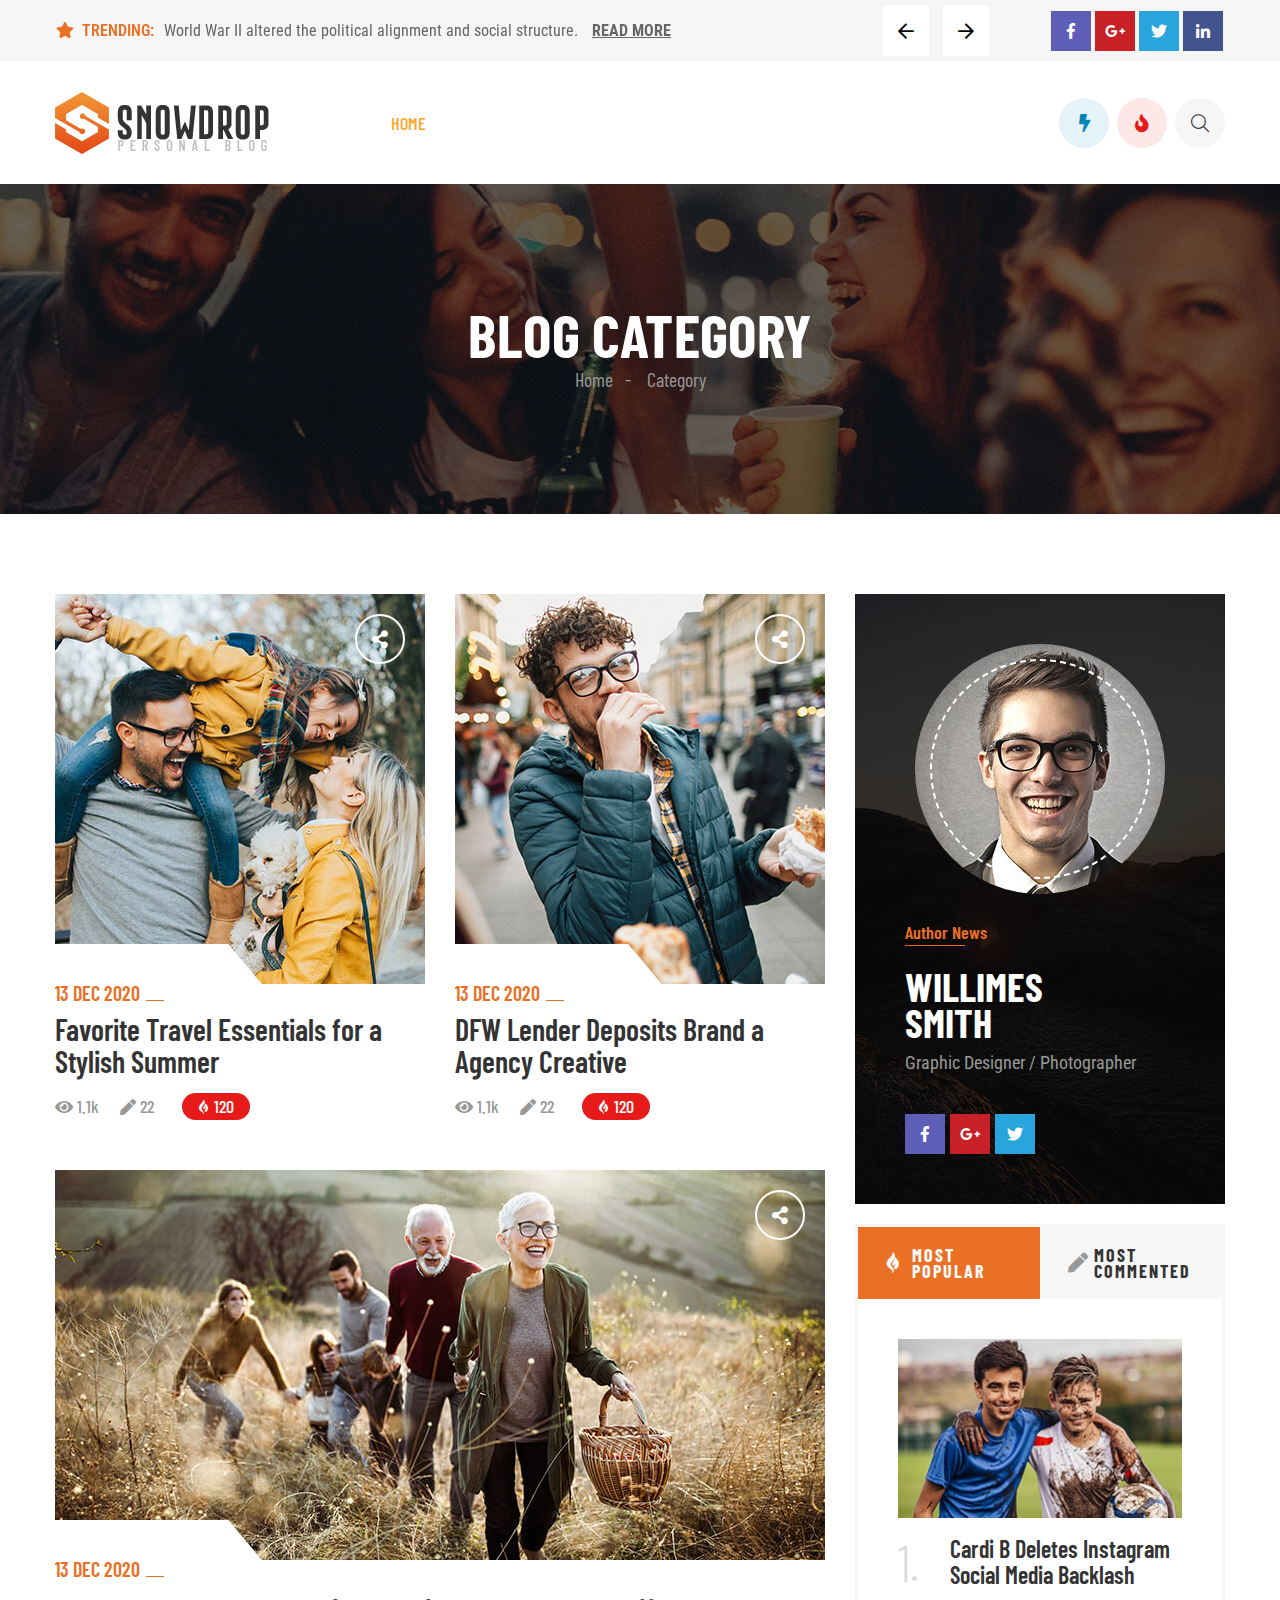
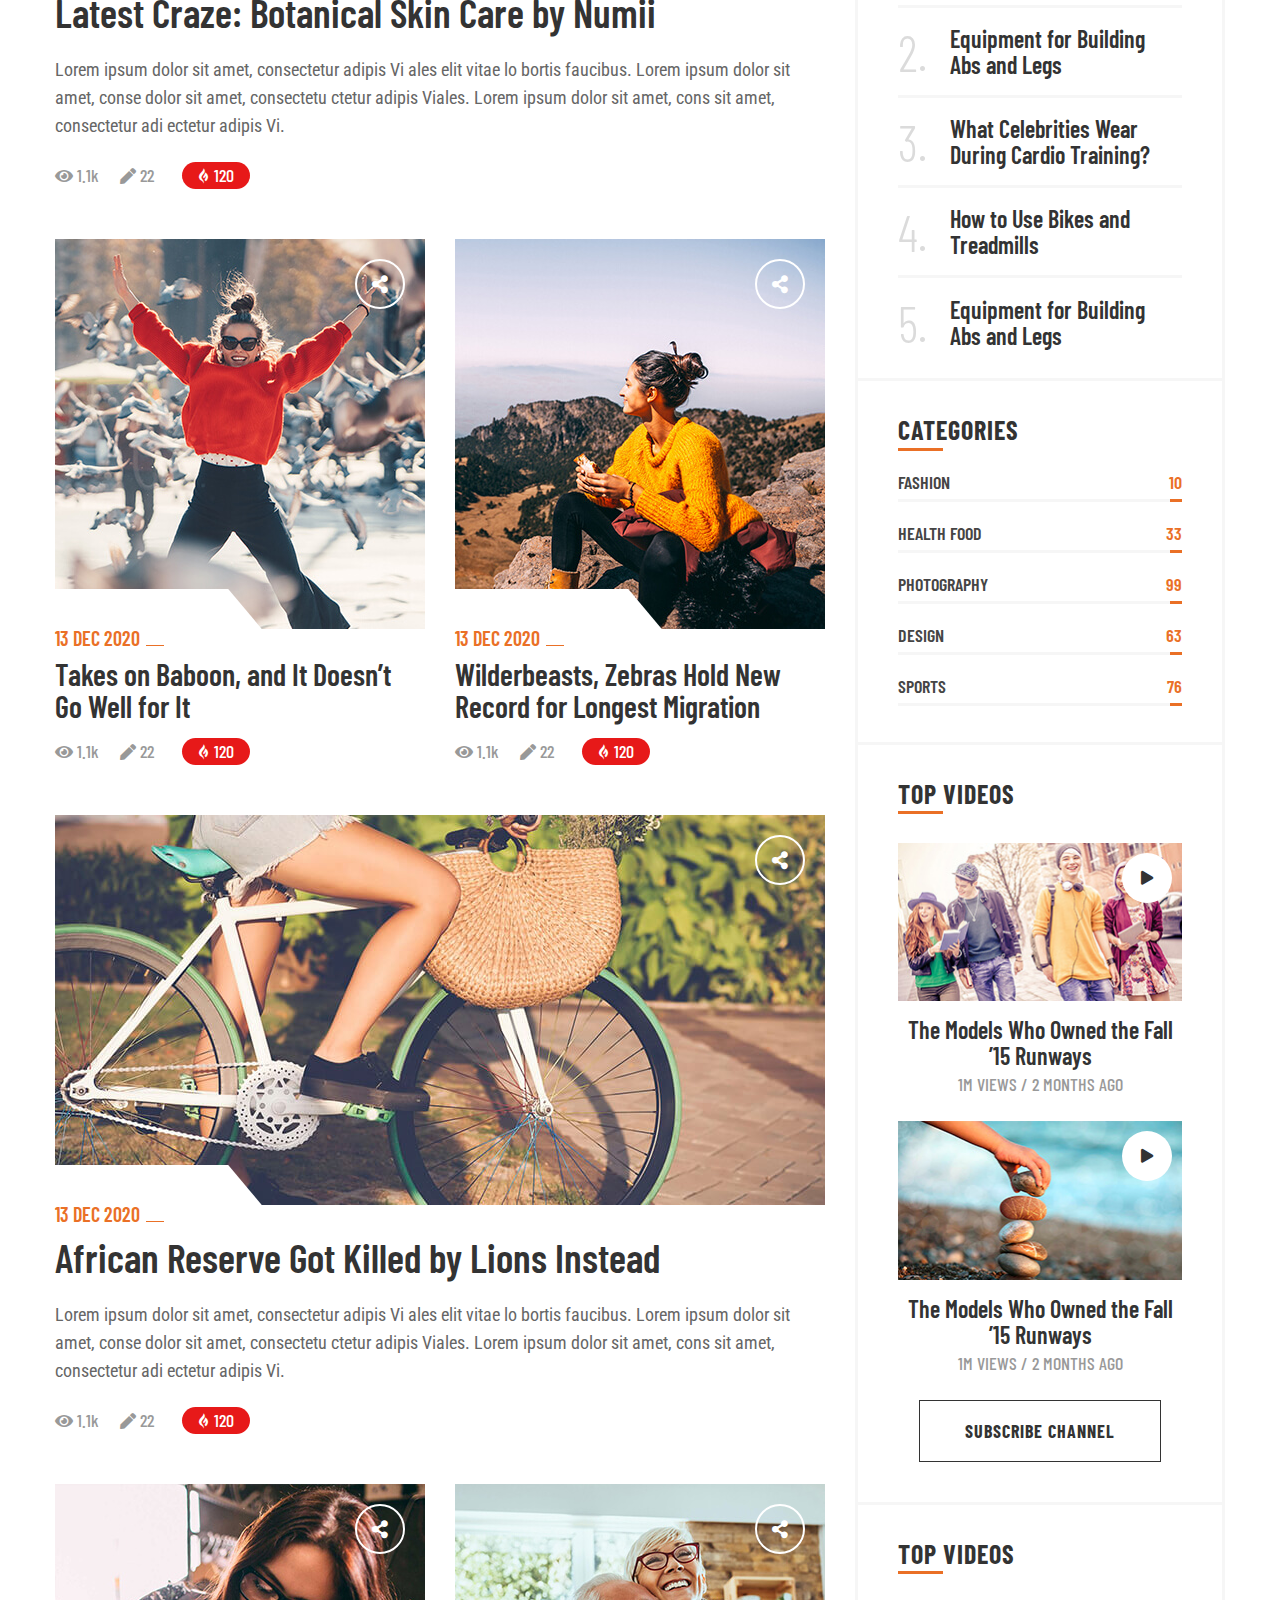
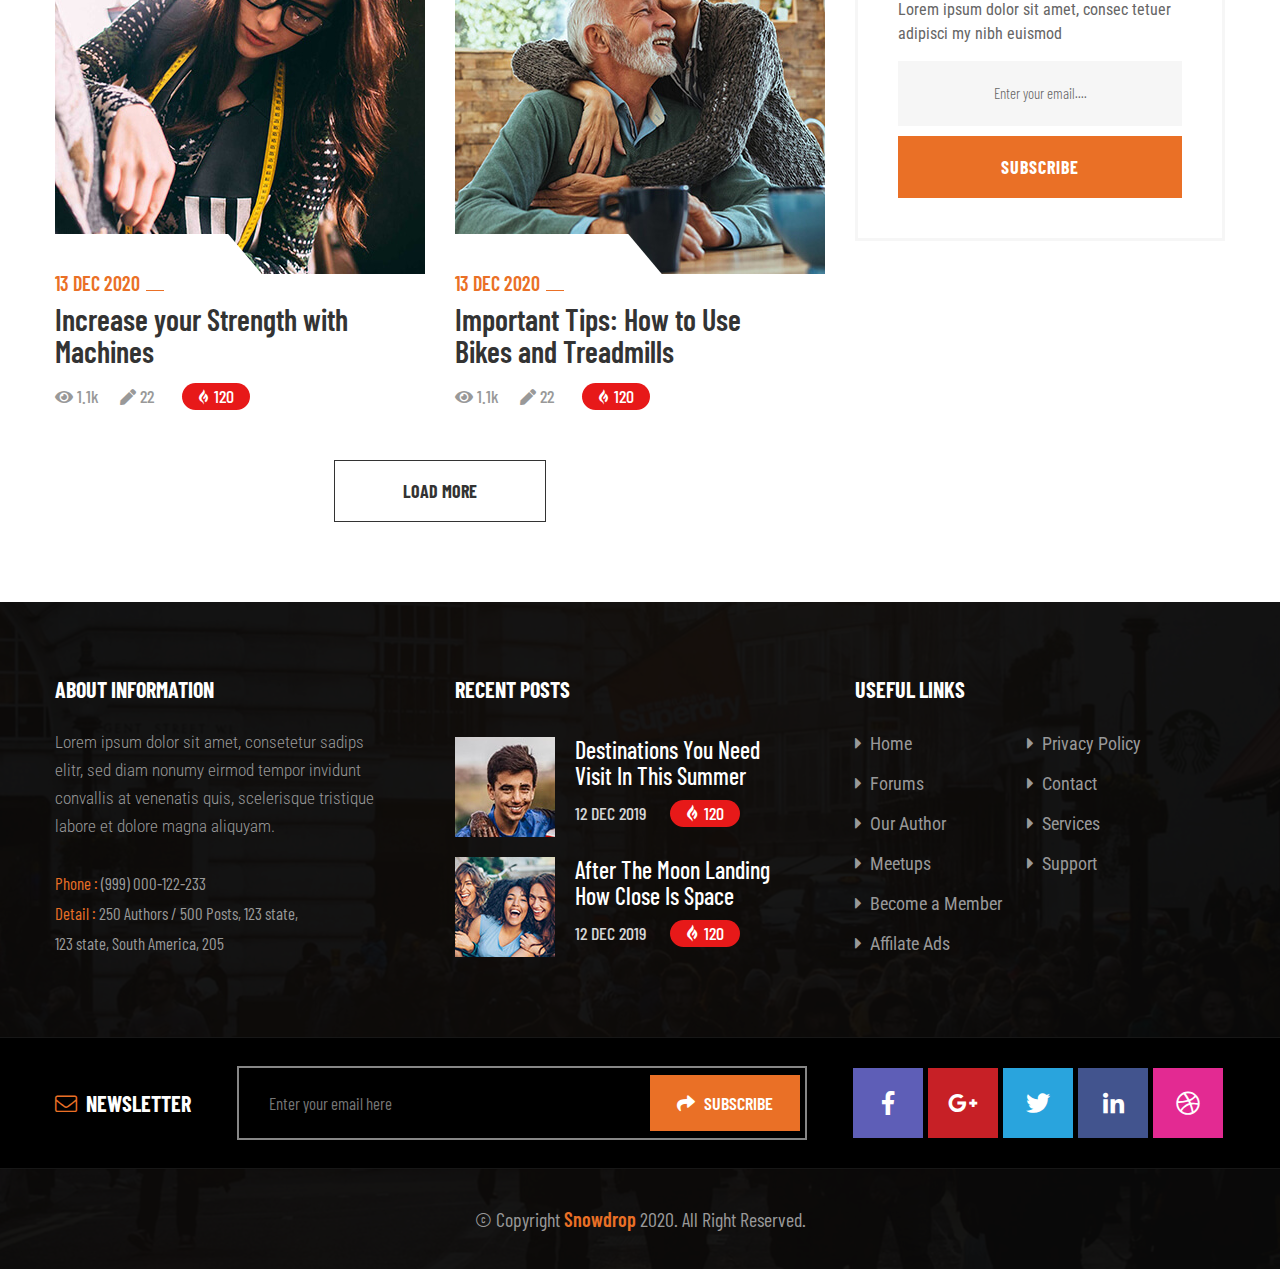
<file: category-style-3.html>
<!doctype html>
<html lang="en">


<!-- Mirrored from snowdrop.maxsify.com/category-style-3.html by HTTrack Website Copier/3.x [XR&CO'2014], Sat, 08 Feb 2020 09:20:27 GMT -->
<!-- Added by HTTrack --><meta http-equiv="content-type" content="text/html;charset=UTF-8" /><!-- /Added by HTTrack -->
<head>
   
    <!--====== Required meta tags ======-->
    <meta charset="utf-8">
    <meta http-equiv="x-ua-compatible" content="ie=edge">
    <meta name="description" content="">
    <meta name="viewport" content="width=device-width, initial-scale=1, shrink-to-fit=no">
    
    <!--====== Title ======-->
    <title>Snowdrop - Personal Blog HTML Template</title>
    
    <!--====== Favicon Icon ======-->
    <link rel="shortcut icon" href="assets/images/favicon.ico" type="image/png">

    <!--====== Bootstrap css ======-->
    <link rel="stylesheet" href="assets/css/bootstrap.min.css">
    
    <!--====== Fontawesome css ======-->
    <link rel="stylesheet" href="assets/css/all.css">
    
    <!--====== animate css ======-->
    <link rel="stylesheet" href="assets/css/animate.min.css">
    
    <!--====== Magnific Popup css ======-->
    <link rel="stylesheet" href="assets/css/magnific-popup.css">
    
    <!--====== Slick css ======-->
    <link rel="stylesheet" href="assets/css/slick.css">
    
    <!--====== Default css ======-->
    <link rel="stylesheet" href="assets/css/default.css">
    
    <!--====== Style css ======-->
    <link rel="stylesheet" href="assets/css/style.css">
  
  
</head>

<body>

    <!--====== OFFCANVAS MOBILE MENU PART START ======-->

    <div class="offcanvas-menu-wrapper">
        <div class="offcanvas-menu">
            <a class="close-mobile-menu" href="javascript:void(0)"><i class="fal fa-times"></i></a>
            <div class="mobile-menu pt-30">
                <nav>
                    <ul>
                        <li class="menu-item-has-children"><a href="#">Home</a>
                            <ul class="sub-menu">
                                <li><a href="index-2.html">Home page 1</a></li>
                                <li><a href="index-3.html">Home page 2</a></li>
                                <li><a href="index-4.html">Home page 3</a></li>
                                <li><a href="index-5.html">Home page 4</a></li>
                            </ul> <!-- dropdown -->
                        </li>
                        <li><a href="#">about</a></li>
                        <li class="menu-item-has-children"><a href="#">elements</a>
                            <ul class="sub-menu">
                                <li><a href="cart.html">cart</a></li>
                                <li><a href="checkout.html">checkout</a></li>
                                <li><a href="login.html">login</a></li>
                                <li><a href="singup.html">singup </a></li>
                                <li><a href="order-tracking.html">order tracking</a></li>
                                <li><a href="wishlist.html">wishlist</a></li>
                            </ul> <!-- dropdown -->
                        </li>
                        <li class="menu-item-has-children"><a href="#">shop</a>
                            <ul class="sub-menu">
                                <li><a href="shop-list.html">Shop List</a></li>
                                <li><a href="shop-grid.html">Shop Grid</a></li>
                                <li><a href="shop-grid-sidebar.html">Shop Grid sidebar</a></li>
                                <li><a href="shop-details.html">Shop Details</a></li>
                                <li><a href="shop-details-variable.html">shop Details Variable</a></li>
                            </ul> <!-- dropdown -->
                        </li>
                        <li class="menu-item-has-children"><a href="#">Blog</a>
                            <ul class="sub-menu">
                                <li><a href="blog.html">Blog page</a></li>
                                <li><a href="blog-details.html">Blog Details</a></li>
                            </ul> <!-- dropdown -->
                        </li>
                        <li><a href="#">Contact</a></li>
                    </ul>
                </nav>
            </div>
        </div> <!-- offcanvas menu -->
        <div class="overlay"></div>
    </div>

    <!--====== OFFCANVAS MOBILE MENU PART ENDS ======-->
   
    <!--====== HEADER PART START ======-->
      
    <header class="header-area header-2-area pb-30">
        <div class="header-headline-area mb-30">
            <div class="container">
                <div class="row">
                    <div class="col-lg-12">                    
                        <div class="header-headline d-flex align-items-center justify-content-between">
                            <div class="headline-slide">
                                <div class="item ">
                                    <p><span><i class="fas fa-star"></i> TRENDING:</span> World War II altered the political alignment and social structure.   <a href="#">Read More</a></p>
                                </div>
                                <div class="item ">
                                    <p><span><i class="fas fa-star"></i> TRENDING:</span> World War II altered the political alignment and social structure.   <a href="#">Read More</a></p>
                                </div>
                            </div>                        
                            <div class="header-social d-none d-lg-block">
                                <ul>
                                    <li><a href="#"><i class="fab fa-facebook-f"></i></a></li>
                                    <li><a href="#"><i class="fab fa-google-plus-g"></i></a></li>
                                    <li><a href="#"><i class="fab fa-twitter"></i></a></li>
                                    <li><a href="#"><i class="fab fa-linkedin-in"></i></a></li>
                                </ul>
                            </div>
                        </div>
                    </div>
                </div>
            </div>
        </div>
        <div class="container">
            <div class="row">
                <div class="col-lg-12">
                    <div class="main-header d-flex justify-content-between align-items-center">

                        <div class="header-logo">
                            <a href="index-2.html"><img src="assets/images/logo-1.png" alt=""></a>
                        </div>
                        <div class="header-menu text-center  d-none d-lg-block">
                            <ul>
                                <li>
                                    <a class="active" href="#">Home</a>                                                    
                                    <ul class="sub-menu">
                                        <li><a href="index-2.html">Home one</a></li>
                                        <li><a href="index-3.html">Home Two</a></li>
                                        <li><a href="index-4.html">Home Three</a></li>
                                        <li><a href="index-5.html">Home Four</a></li>
                                    </ul>
                                </li>
                                <li><a href="category-style-1.html">entertainment</a></li>
                                <li><a href="category-style-2.html">Fashion</a></li>
                                <li><a href="category-style-3.html">Business</a></li>
                                <li><a href="category-style-4.html">Teach</a></li>
                                <li>
                                    <a href="#">Blog</a>
                                    <ul class="sub-menu">
                                        <li><a href="category-style-1.html">category style 1</a></li>
                                        <li><a href="category-style-2.html">category style 2</a></li>
                                        <li><a href="category-style-3.html">category style 3</a></li>
                                        <li><a href="category-style-4.html">category style 4</a></li>
                                        <li><a href="category-style-5.html">category style 5</a></li>
                                        <li><a href="blog-details-1.html">blog details 1</a></li>
                                        <li><a href="blog-details-2.html">blog details 2</a></li>
                                    </ul>
                                </li>
                                <li><a href="contact-us.html">Contact</a></li>
                            </ul>
                        </div>
                        <div class="header-sub">
                            <ul>
                                <li><a href="#"><i class="fas fa-bolt"></i></a></li>
                                <li><a href="#"><i class="fas fa-fire"></i></a></li>
                                <li><a href="#"><i class="fal fa-search"></i></a></li>
                            </ul>
                        </div>
                        <div class="header-toggler d-block d-lg-none">
                            <i class="fal fa-bars"></i>
                        </div>
                    </div>
                </div>
            </div>
        </div>
    </header> 
   
    <!--====== HEADER PART ENDS ======-->

    <!--====== PART START ======-->
      
    <div class="page-title-area bg_cover" style="background-image: url(assets/images/page-bg.jpg);">
        <div class="container">
            <div class="row">
                <div class="col-lg-12">
                    <div class="page-title-item text-center">
                        <h3 class="title">Blog Category</h3>
                        <nav aria-label="breadcrumb">
                            <ol class="breadcrumb">
                                <li class="breadcrumb-item"><a href="#">Home</a></li>
                                <li class="breadcrumb-item active" aria-current="page"> Category</li>
                            </ol>
                        </nav>
                    </div>
                </div>
            </div>
        </div>
    </div> 
   
    <!--====== PART ENDS ======-->

    <!--====== NEWS PART START ======-->
      
    <section class="news-area mt-30 pb-80">
        <div class="container">
            <div class="row justify-content-center">
                <div class="col-lg-8">
                    <div class="row justify-content-center">
                        <div class="col-lg-6 col-md-6 col-sm-6">
                            <div class="news-item mt-50">
                                <div class="news-item-thumb">
                                    <img src="assets/images/news-1.jpg" alt="news">
                                    <div class="share-item">
                                        <span class="fas fa-share-alt"></span>
                                        <ul>
                                            <li><a href="#"><i class="fab fa-google-plus-g"></i></a></li>
                                            <li><a href="#"><i class="fab fa-twitter"></i></a></li>
                                            <li><a href="#"><i class="fab fa-facebook-f"></i></a></li>
                                        </ul>
                                    </div>
                                </div>
                                <div class="news-item-content">
                                    <span>13 Dec 2020</span>
                                    <a href="#"><h3 class="title">Favorite Travel Essentials for  a Stylish Summer</h3></a>
                                    <div class="author-item-sub">
                                        <ul>
                                            <li><i class="fas fa-eye"></i> 1.1k</li>
                                            <li><i class="fas fa-pen"></i> 22</li>
                                        </ul>
                                        <span><i class="fab fa-gripfire"></i> 120</span>
                                    </div>
                                </div>
                            </div>
                        </div>
                        <div class="col-lg-6 col-md-6 col-sm-6">
                            <div class="news-item mt-50">
                                <div class="news-item-thumb">
                                    <img src="assets/images/news-2.jpg" alt="news">
                                    <div class="share-item">
                                        <span class="fas fa-share-alt"></span>
                                        <ul>
                                            <li><a href="#"><i class="fab fa-google-plus-g"></i></a></li>
                                            <li><a href="#"><i class="fab fa-twitter"></i></a></li>
                                            <li><a href="#"><i class="fab fa-facebook-f"></i></a></li>
                                        </ul>
                                    </div>
                                </div>
                                <div class="news-item-content">
                                    <span>13 Dec 2020</span>
                                    <a href="#"><h3 class="title">DFW Lender Deposits Brand a Agency Creative</h3></a>
                                    <div class="author-item-sub">
                                        <ul>
                                            <li><i class="fas fa-eye"></i> 1.1k</li>
                                            <li><i class="fas fa-pen"></i> 22</li>
                                        </ul>
                                        <span><i class="fab fa-gripfire"></i> 120</span>
                                    </div>
                                </div>
                            </div>
                        </div>
                        <div class="col-lg-12 col-md-12">
                            <div class="news-item full-item mt-50">
                                <div class="news-item-thumb">
                                    <img src="assets/images/news-13.jpg" alt="news">
                                    <div class="share-item">
                                        <span class="fas fa-share-alt"></span>
                                        <ul>
                                            <li><a href="#"><i class="fab fa-google-plus-g"></i></a></li>
                                            <li><a href="#"><i class="fab fa-twitter"></i></a></li>
                                            <li><a href="#"><i class="fab fa-facebook-f"></i></a></li>
                                        </ul>
                                    </div>
                                </div>
                                <div class="news-item-content">
                                    <span>13 Dec 2020</span><br>
                                    <a href="#"><h3 class="title">Latest Craze: Botanical Skin Care by Numii</h3></a>
                                    <p>Lorem ipsum dolor sit amet, consectetur adipis Vi ales elit vitae lo bortis faucibus. Lorem ipsum dolor sit amet, conse dolor sit amet, consectetu ctetur adipis Viales. Lorem ipsum dolor sit amet, cons sit amet, consectetur adi ectetur adipis Vi.</p>
                                    <div class="author-item-sub">
                                        <ul>
                                            <li><i class="fas fa-eye"></i> 1.1k</li>
                                            <li><i class="fas fa-pen"></i> 22</li>
                                        </ul>
                                        <span><i class="fab fa-gripfire"></i> 120</span>
                                    </div>
                                </div>
                            </div>
                        </div>
                        <div class="col-lg-6 col-md-6 col-sm-6">
                            <div class="news-item mt-50">
                                <div class="news-item-thumb">
                                    <img src="assets/images/news-3.jpg" alt="news">
                                    <div class="share-item">
                                        <span class="fas fa-share-alt"></span>
                                        <ul>
                                            <li><a href="#"><i class="fab fa-google-plus-g"></i></a></li>
                                            <li><a href="#"><i class="fab fa-twitter"></i></a></li>
                                            <li><a href="#"><i class="fab fa-facebook-f"></i></a></li>
                                        </ul>
                                    </div>
                                </div>
                                <div class="news-item-content">
                                    <span>13 Dec 2020</span>
                                    <a href="#"><h3 class="title">Takes on Baboon, and It Doesn’t  Go Well for It</h3></a>
                                    <div class="author-item-sub">
                                        <ul>
                                            <li><i class="fas fa-eye"></i> 1.1k</li>
                                            <li><i class="fas fa-pen"></i> 22</li>
                                        </ul>
                                        <span><i class="fab fa-gripfire"></i> 120</span>
                                    </div>
                                </div>
                            </div>
                        </div>
                        <div class="col-lg-6 col-md-6 col-sm-6">
                            <div class="news-item mt-50">
                                <div class="news-item-thumb">
                                    <img src="assets/images/news-4.jpg" alt="news">
                                    <div class="share-item">
                                        <span class="fas fa-share-alt"></span>
                                        <ul>
                                            <li><a href="#"><i class="fab fa-google-plus-g"></i></a></li>
                                            <li><a href="#"><i class="fab fa-twitter"></i></a></li>
                                            <li><a href="#"><i class="fab fa-facebook-f"></i></a></li>
                                        </ul>
                                    </div>
                                </div>
                                <div class="news-item-content">
                                    <span>13 Dec 2020</span>
                                    <a href="#"><h3 class="title">Wilderbeasts, Zebras Hold New Record for Longest Migration</h3></a>
                                    <div class="author-item-sub">
                                        <ul>
                                            <li><i class="fas fa-eye"></i> 1.1k</li>
                                            <li><i class="fas fa-pen"></i> 22</li>
                                        </ul>
                                        <span><i class="fab fa-gripfire"></i> 120</span>
                                    </div>
                                </div>
                            </div>
                        </div>
                        <div class="col-lg-12 col-md-12">
                            <div class="news-item full-item mt-50">
                                <div class="news-item-thumb">
                                    <img src="assets/images/news-14.jpg" alt="news">
                                    <div class="share-item">
                                        <span class="fas fa-share-alt"></span>
                                        <ul>
                                            <li><a href="#"><i class="fab fa-google-plus-g"></i></a></li>
                                            <li><a href="#"><i class="fab fa-twitter"></i></a></li>
                                            <li><a href="#"><i class="fab fa-facebook-f"></i></a></li>
                                        </ul>
                                    </div>
                                </div>
                                <div class="news-item-content">
                                    <span>13 Dec 2020</span><br>
                                    <a href="#"><h3 class="title">African Reserve Got Killed by Lions Instead</h3></a>
                                    <p>Lorem ipsum dolor sit amet, consectetur adipis Vi ales elit vitae lo bortis faucibus. Lorem ipsum dolor sit amet, conse dolor sit amet, consectetu ctetur adipis Viales. Lorem ipsum dolor sit amet, cons sit amet, consectetur adi ectetur adipis Vi.</p>
                                    <div class="author-item-sub">
                                        <ul>
                                            <li><i class="fas fa-eye"></i> 1.1k</li>
                                            <li><i class="fas fa-pen"></i> 22</li>
                                        </ul>
                                        <span><i class="fab fa-gripfire"></i> 120</span>
                                    </div>
                                </div>
                            </div>
                        </div>
                        <div class="col-lg-6 col-md-6 col-sm-6">
                            <div class="news-item mt-50">
                                <div class="news-item-thumb">
                                    <img src="assets/images/news-5.jpg" alt="news">
                                    <div class="share-item">
                                        <span class="fas fa-share-alt"></span>
                                        <ul>
                                            <li><a href="#"><i class="fab fa-google-plus-g"></i></a></li>
                                            <li><a href="#"><i class="fab fa-twitter"></i></a></li>
                                            <li><a href="#"><i class="fab fa-facebook-f"></i></a></li>
                                        </ul>
                                    </div>
                                </div>
                                <div class="news-item-content">
                                    <span>13 Dec 2020</span>
                                    <a href="#"><h3 class="title">Increase your Strength with Machines</h3></a>
                                    <div class="author-item-sub">
                                        <ul>
                                            <li><i class="fas fa-eye"></i> 1.1k</li>
                                            <li><i class="fas fa-pen"></i> 22</li>
                                        </ul>
                                        <span><i class="fab fa-gripfire"></i> 120</span>
                                    </div>
                                </div>
                            </div>
                        </div>
                        <div class="col-lg-6 col-md-6 col-sm-6">
                            <div class="news-item mt-50">
                                <div class="news-item-thumb">
                                    <img src="assets/images/news-6.jpg" alt="news">
                                    <div class="share-item">
                                        <span class="fas fa-share-alt"></span>
                                        <ul>
                                            <li><a href="#"><i class="fab fa-google-plus-g"></i></a></li>
                                            <li><a href="#"><i class="fab fa-twitter"></i></a></li>
                                            <li><a href="#"><i class="fab fa-facebook-f"></i></a></li>
                                        </ul>
                                    </div>
                                </div>
                                <div class="news-item-content">
                                    <span>13 Dec 2020</span>
                                    <a href="#"><h3 class="title">Important Tips: How to Use Bikes and Treadmills</h3></a>
                                    <div class="author-item-sub">
                                        <ul>
                                            <li><i class="fas fa-eye"></i> 1.1k</li>
                                            <li><i class="fas fa-pen"></i> 22</li>
                                        </ul>
                                        <span><i class="fab fa-gripfire"></i> 120</span>
                                    </div>
                                </div>
                            </div>
                        </div>
                        <div class="col-lg-12">
                            <div class="news-btn text-center mt-50">
                                <a class="main-btn" href="#">load more</a>
                            </div>
                        </div>
                    </div>
                </div>
                <div class="col-lg-4 col-md-7 col-sm-10">
                    <div class="author-news-item mt-50">
                        <img src="assets/images/author-1.jpg" alt="author">
                        <div class="author-news-overlay d-flex align-items-end">
                            <div class="author-thumb">
                                <img src="assets/images/author-man.jpg" alt="">
                            </div>
                            <div class="author-content">
                                <span>Author News</span>
                                <h4 class="title">Willimes Smith</h4>
                                <p>Graphic Designer / Photographer</p>
                                <div class="header-social">
                                    <ul>
                                        <li><a href="#"><i class="fab fa-facebook-f"></i></a></li>
                                        <li><a href="#"><i class="fab fa-google-plus-g"></i></a></li>
                                        <li><a href="#"><i class="fab fa-twitter"></i></a></li>
                                    </ul>
                                </div>
                            </div>
                        </div>
                    </div>
                    <div class="news-sidebar mt-20">
                        <div class="news-update-btn">
                            <ul class="nav nav-pills" id="pills-tab" role="tablist">
                                <li class="nav-item">
                                    <a class="nav-link active" id="pills-home-tab" data-toggle="pill" href="#pills-home" role="tab" aria-controls="pills-home" aria-selected="true"><span><i class="fab fa-gripfire"></i> Most <br> Popular</span></a>
                                </li>
                                <li class="nav-item">
                                    <a class="nav-link" id="pills-profile-tab" data-toggle="pill" href="#pills-profile" role="tab" aria-controls="pills-profile" aria-selected="true"><span><i class="fas fa-pen"></i> Most   <br> commented</span></a>
                                </li>
                            </ul>
                        </div>
                        <div class="news-update-item">
                            <div class="tab-content" id="pills-tabContent">
                                <div class="tab-pane fade show active" id="pills-home" role="tabpanel" aria-labelledby="pills-home-tab">
                                    <div class="news-update-thumb">
                                        <img src="assets/images/news-update.jpg" alt="news">
                                    </div>
                                    <div class="news-update-content">
                                        <div class="item">
                                            <a href="#"><h3 class="title">Cardi B Deletes Instagram Social Media Backlash</h3></a>
                                            <span>1.</span>
                                        </div>
                                        <div class="item">
                                            <a href="#"><h3 class="title">Equipment for Building  Abs and Legs</h3></a>
                                            <span>2.</span>
                                        </div>
                                        <div class="item">
                                            <a href="#"><h3 class="title">What Celebrities Wear During Cardio Training?</h3></a>
                                            <span>3.</span>
                                        </div>
                                        <div class="item">
                                            <a href="#"><h3 class="title">How to Use Bikes and  Treadmills</h3></a>
                                            <span>4.</span>
                                        </div>
                                        <div class="item">
                                            <a href="#"><h3 class="title">Equipment for Building  Abs and Legs</h3></a>
                                            <span>5.</span>
                                        </div>
                                    </div>
                                </div>
                                <div class="tab-pane fade" id="pills-profile" role="tabpanel" aria-labelledby="pills-profile-tab">
                                    <div class="news-update-thumb">
                                        <img src="assets/images/news-update-2.jpg" alt="news">
                                    </div>
                                    <div class="news-update-content">
                                        <div class="item">
                                            <a href="#"><h3 class="title">Cardi B Deletes Instagram Social Media Backlash</h3></a>
                                            <span>1.</span>
                                        </div>
                                        <div class="item">
                                            <a href="#"><h3 class="title">Equipment for Building  Abs and Legs</h3></a>
                                            <span>2.</span>
                                        </div>
                                        <div class="item">
                                            <a href="#"><h3 class="title">What Celebrities Wear During Cardio Training?</h3></a>
                                            <span>3.</span>
                                        </div>
                                        <div class="item">
                                            <a href="#"><h3 class="title">How to Use Bikes and  Treadmills</h3></a>
                                            <span>4.</span>
                                        </div>
                                        <div class="item">
                                            <a href="#"><h3 class="title">Equipment for Building  Abs and Legs</h3></a>
                                            <span>5.</span>
                                        </div>
                                    </div>
                                </div>
                            </div>
                        </div>
                        <div class="news-sidebar-categories">
                            <h3 class="title">Categories</h3>
                            <a href="#" class="item">
                                <span>Fashion</span>
                                <span class="color">10</span>
                            </a>
                            <a href="#" class="item">
                                <span>Health Food</span>
                                <span class="color">33</span>
                            </a>
                            <a href="#" class="item">
                                <span>Photography</span>
                                <span class="color">99</span>
                            </a>
                            <a href="#" class="item">
                                <span>Design</span>
                                <span class="color">63</span>
                            </a>
                            <a href="#" class="item">
                                <span>Sports</span>
                                <span class="color">76</span>
                            </a>
                        </div>
                        <div class="news-sidebar-video">
                            <div class="video-title">
                                <h3 class="title">Top Videos</h3>
                            </div>
                            <div class="news-sidebar-video-item">
                                <div class="news-sidebar-video-thumb">
                                    <img src="assets/images/news-video-1.jpg" alt="">
                                    <a href="#"><i class="fas fa-play"></i></a>
                                </div>
                                <div class="news-sidebar-video-content text-center">
                                    <a href="#"><h3 class="title">The Models Who Owned the Fall ’15 Runways</h3></a>
                                    <span>1M views   /   2 months ago</span>
                                </div>
                            </div>
                            <div class="news-sidebar-video-item">
                                <div class="news-sidebar-video-thumb">
                                    <img src="assets/images/news-video-2.jpg" alt="">
                                    <a href="#"><i class="fas fa-play"></i></a>
                                </div>
                                <div class="news-sidebar-video-content text-center">
                                    <a href="#"><h3 class="title">The Models Who Owned the Fall ’15 Runways</h3></a>
                                    <span>1M views   /   2 months ago</span>
                                </div>
                            </div>
                            <div class="news-video-btn text-center">
                                <a class="main-btn" href="#">Subscribe Channel</a>
                            </div>
                        </div>
                        <div class="news-sidebar-subscribe">
                            <div class="subscribe-title">
                                <h3 class="title">Top Videos</h3>
                            </div>
                            <div class="news-sidebar-subscribe-content">
                                <p>Lorem ipsum dolor sit amet, consec tetuer adipisci my nibh euismod</p>
                                <form action="#">
                                    <div class="input-box">
                                        <input type="text" placeholder="Enter your email....">
                                        <button class="main-btn main-btn-2" type="button">subscribe</button>
                                    </div>
                                </form>
                            </div>
                        </div>
                    </div>
                </div>
            </div>
        </div>
    </section> 
   
    <!--====== NEWS PART ENDS ======-->

    <!--====== FOOTER PART START ======-->
      
    <footer class="footer-area bg_cover" style="background-image: url(assets/images/footer-bg.jpg);">
        <div class="container">
            <div class="row justify-content-start justify-content-md-center">
                <div class="col-lg-4 col-md-6 col-sm-12">
                    <div class="footer-item-1 mt-30">
                        <div class="footer-title">
                            <h4 class="title">About Information</h4>
                        </div>
                        <div class="footer-content">
                            <p>Lorem ipsum dolor sit amet, consetetur sadips elitr, sed diam nonumy eirmod tempor invidunt convallis at venenatis quis, scelerisque tristique labore et dolore magna aliquyam.</p>
                            <ul>
                                <li><span>Phone :</span>   (999) 000-122-233 </li>
                                <li><span>Detail :</span>   250 Authors / 500 Posts, 123 state, 123 state, South America, 205 </li>
                            </ul>
                        </div>
                    </div>
                </div>
                <div class="col-lg-4 col-md-6 col-sm-8">
                    <div class="footer-item-2 mt-30">
                        <div class="footer-title">
                            <h4 class="title">Recent Posts</h4>
                        </div>
                        <div class="footer-author-item">
                            <div class="item mt-30">
                                <img src="assets/images/footer-author-1.jpg" alt="author">
                                <a href="#"><h4 class="title">Destinations You Need  Visit In This Summer</h4></a>
                                <span>12 Dec 2019 <span><i class="fab fa-gripfire"></i> 120</span></span>
                            </div>
                            <div class="item mt-30">
                                <img src="assets/images/footer-author-2.jpg" alt="author">
                                <a href="#"><h4 class="title">After The Moon Landing How Close Is Space</h4></a>
                                <span>12 Dec 2019 <span><i class="fab fa-gripfire"></i> 120</span></span>
                            </div>
                        </div>
                    </div>
                </div>
                <div class="col-lg-4 col-md-12">
                    <div class="footer-item-3 mt-30">
                        <div class="footer-title">
                            <h4 class="title">Useful Links</h4>
                        </div>
                        <div class="footer-links d-flex">
                            <ul>
                                <li><a href="#"><i class="fas fa-caret-right"></i> Home</a></li>
                                <li><a href="#"><i class="fas fa-caret-right"></i> Forums</a></li>
                                <li><a href="#"><i class="fas fa-caret-right"></i> Our Author</a></li>
                                <li><a href="#"><i class="fas fa-caret-right"></i> Meetups</a></li>
                                <li><a href="#"><i class="fas fa-caret-right"></i> Become a Member</a></li>
                                <li><a href="#"><i class="fas fa-caret-right"></i> Affilate Ads </a></li>
                            </ul>
                            <ul class="ml-55">
                                <li><a href="#"><i class="fas fa-caret-right"></i> Privacy Policy</a></li>
                                <li><a href="#"><i class="fas fa-caret-right"></i> Contact</a></li>
                                <li><a href="#"><i class="fas fa-caret-right"></i> Services</a></li>
                                <li><a href="#"><i class="fas fa-caret-right"></i> Support</a></li>
                            </ul>
                        </div>
                    </div>
                </div>
            </div>
        </div>
        <div class="footer-newsletter">
            <div class="container">
                <div class="row">
                    <div class="col-lg-12">
                        <div class="newsletter-flex d-block d-lg-flex ">
                            <div class="newsletter-title">
                                <h3 class="title"><i class="fal fa-envelope"></i> Newsletter</h3>
                            </div>
                            <div class="newsletter-input">
                                <input type="text" placeholder="Enter your email here">
                                <button class="main-btn"><i class="fas fa-share"></i> Subscribe</button>
                            </div>
                            <div class="newsletter-social">
                                <ul>
                                    <li><a href="#"><i class="fab fa-facebook-f"></i></a></li>
                                    <li><a href="#"><i class="fab fa-google-plus-g"></i></a></li>
                                    <li><a href="#"><i class="fab fa-twitter"></i></a></li>
                                    <li><a href="#"><i class="fab fa-linkedin-in"></i></a></li>
                                    <li><a href="#"><i class="fab fa-dribbble"></i></a></li>
                                </ul>
                            </div>
                        </div>
                    </div>
                </div>
            </div>
        </div>
        <div class="copyright-text text-center">
            <p>© Copyright <span>Snowdrop</span> 2020. All Right Reserved.</p>
        </div>
    </footer> 
   
    <!--====== FOOTER PART ENDS ======-->
    
    <!--====== GO TO TOP PART START ======-->
    
    <div class="go-top-area">
        <div class="go-top-wrap">
            <div class="go-top-btn-wrap">
                <div class="go-top go-top-btn">
                    <i class="fa fa-angle-double-up"></i>
                    <i class="fa fa-angle-double-up"></i>
                </div>
            </div>
        </div>
    </div>
    
    <!--====== GO TO TOP PART ENDS ======-->



    
    
    <!--====== jquery js ======-->
    <script src="assets/js/vendor/modernizr-3.6.0.min.js"></script>
    <script src="assets/js/vendor/jquery-1.12.4.min.js"></script>

    <!--====== Bootstrap js ======-->
    <script src="assets/js/bootstrap.min.js"></script>
    <script src="assets/js/popper.min.js"></script>
    
    <!--====== Slick js ======-->
    <script src="assets/js/slick.min.js"></script>
    
    <!--====== Isotope js ======-->
    <script src="assets/js/isotope.pkgd.min.js"></script>
    
    <!--====== Images Loaded js ======-->
    <script src="assets/js/imagesloaded.pkgd.min.js"></script>
    
    <!--====== Magnific Popup js ======-->
    <script src="assets/js/jquery.magnific-popup.min.js"></script>
    
    <!--====== Ajax Contact js ======-->
    <script src="assets/js/ajax-contact.js"></script>
    
    <!--====== Main js ======-->
    <script src="assets/js/main.js"></script>

</body>


<!-- Mirrored from snowdrop.maxsify.com/category-style-3.html by HTTrack Website Copier/3.x [XR&CO'2014], Sat, 08 Feb 2020 09:20:27 GMT -->
</html>
</file>
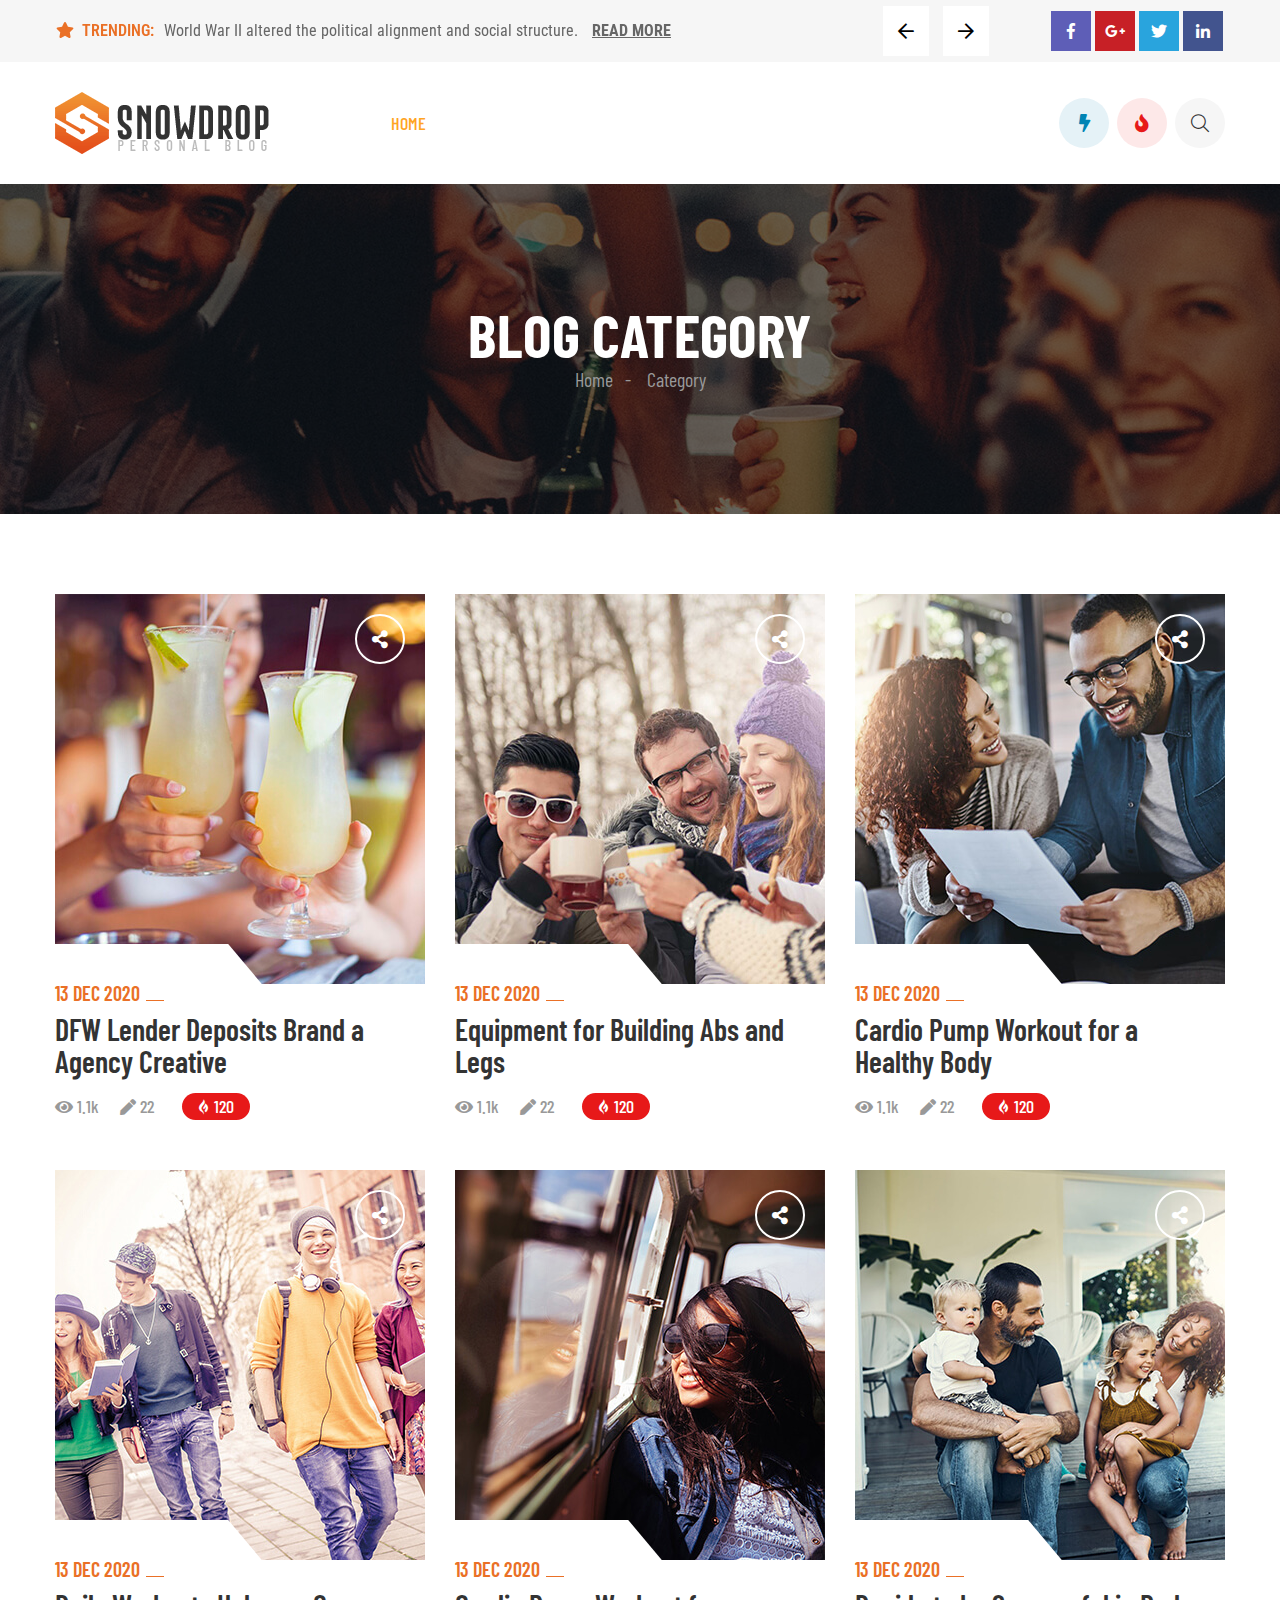
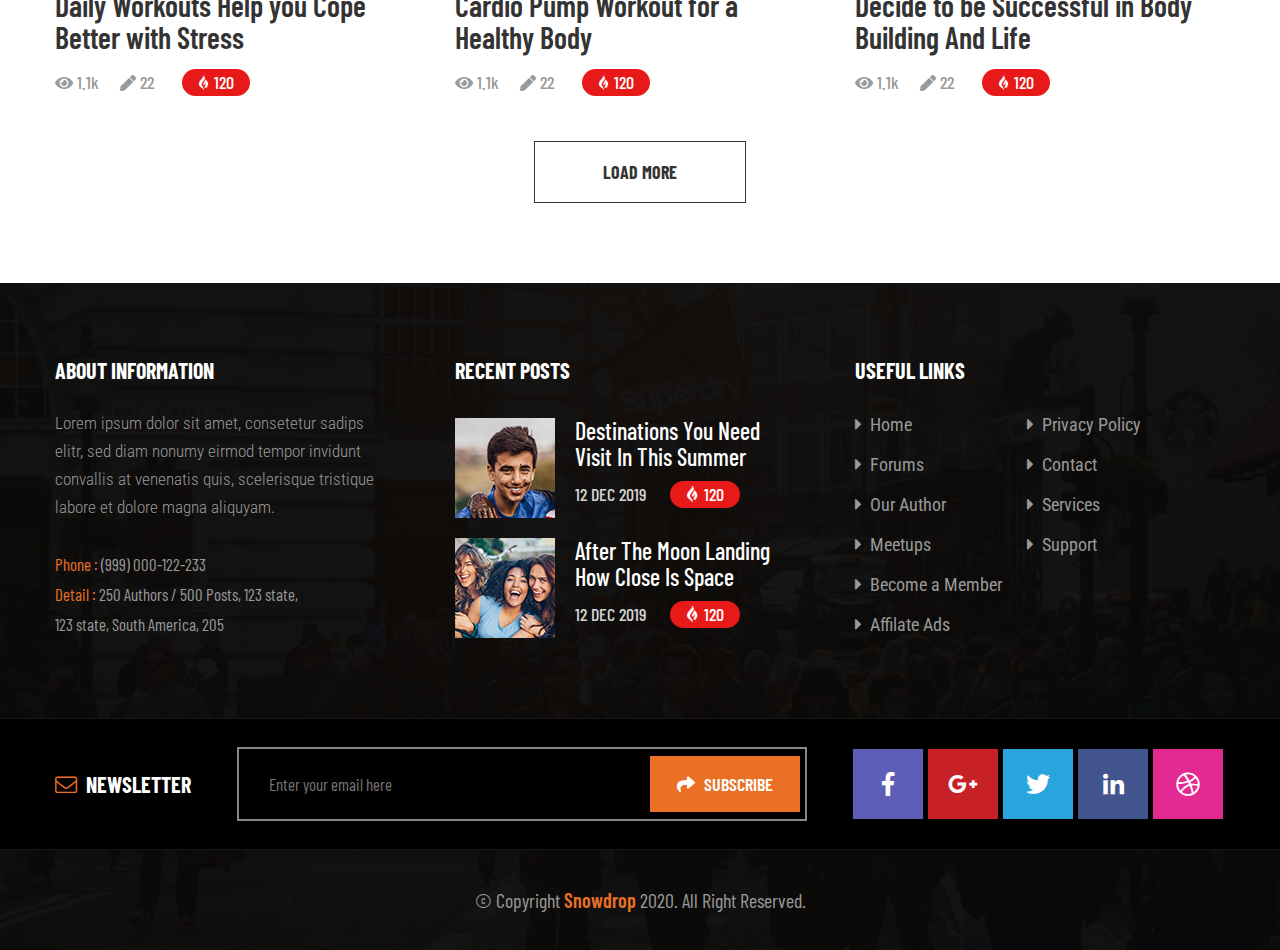
<file: category-style-4.html>
<!doctype html>
<html lang="en">


<!-- Mirrored from snowdrop.maxsify.com/category-style-4.html by HTTrack Website Copier/3.x [XR&CO'2014], Sat, 08 Feb 2020 09:20:27 GMT -->
<!-- Added by HTTrack --><meta http-equiv="content-type" content="text/html;charset=UTF-8" /><!-- /Added by HTTrack -->
<head>
   
    <!--====== Required meta tags ======-->
    <meta charset="utf-8">
    <meta http-equiv="x-ua-compatible" content="ie=edge">
    <meta name="description" content="">
    <meta name="viewport" content="width=device-width, initial-scale=1, shrink-to-fit=no">
    
    <!--====== Title ======-->
    <title>Snowdrop - Personal Blog HTML Template</title>
    
    <!--====== Favicon Icon ======-->
    <link rel="shortcut icon" href="assets/images/favicon.ico" type="image/png">

    <!--====== Bootstrap css ======-->
    <link rel="stylesheet" href="assets/css/bootstrap.min.css">
    
    <!--====== Fontawesome css ======-->
    <link rel="stylesheet" href="assets/css/all.css">
    
    <!--====== animate css ======-->
    <link rel="stylesheet" href="assets/css/animate.min.css">
    
    <!--====== Magnific Popup css ======-->
    <link rel="stylesheet" href="assets/css/magnific-popup.css">
    
    <!--====== Slick css ======-->
    <link rel="stylesheet" href="assets/css/slick.css">
    
    <!--====== Default css ======-->
    <link rel="stylesheet" href="assets/css/default.css">
    
    <!--====== Style css ======-->
    <link rel="stylesheet" href="assets/css/style.css">
  
  
</head>

<body>

    <!--====== OFFCANVAS MOBILE MENU PART START ======-->

    <div class="offcanvas-menu-wrapper">
        <div class="offcanvas-menu">
            <a class="close-mobile-menu" href="javascript:void(0)"><i class="fal fa-times"></i></a>
            <div class="mobile-menu pt-30">
                <nav>
                    <ul>
                        <li class="menu-item-has-children"><a href="#">Home</a>
                            <ul class="sub-menu">
                                <li><a href="index-2.html">Home page 1</a></li>
                                <li><a href="index-3.html">Home page 2</a></li>
                                <li><a href="index-4.html">Home page 3</a></li>
                                <li><a href="index-5.html">Home page 4</a></li>
                            </ul> <!-- dropdown -->
                        </li>
                        <li><a href="#">about</a></li>
                        <li class="menu-item-has-children"><a href="#">elements</a>
                            <ul class="sub-menu">
                                <li><a href="cart.html">cart</a></li>
                                <li><a href="checkout.html">checkout</a></li>
                                <li><a href="login.html">login</a></li>
                                <li><a href="singup.html">singup </a></li>
                                <li><a href="order-tracking.html">order tracking</a></li>
                                <li><a href="wishlist.html">wishlist</a></li>
                            </ul> <!-- dropdown -->
                        </li>
                        <li class="menu-item-has-children"><a href="#">shop</a>
                            <ul class="sub-menu">
                                <li><a href="shop-list.html">Shop List</a></li>
                                <li><a href="shop-grid.html">Shop Grid</a></li>
                                <li><a href="shop-grid-sidebar.html">Shop Grid sidebar</a></li>
                                <li><a href="shop-details.html">Shop Details</a></li>
                                <li><a href="shop-details-variable.html">shop Details Variable</a></li>
                            </ul> <!-- dropdown -->
                        </li>
                        <li class="menu-item-has-children"><a href="#">Blog</a>
                            <ul class="sub-menu">
                                <li><a href="blog.html">Blog page</a></li>
                                <li><a href="blog-details.html">Blog Details</a></li>
                            </ul> <!-- dropdown -->
                        </li>
                        <li><a href="#">Contact</a></li>
                    </ul>
                </nav>
            </div>
        </div> <!-- offcanvas menu -->
        <div class="overlay"></div>
    </div>

    <!--====== OFFCANVAS MOBILE MENU PART ENDS ======-->
   
    <!--====== HEADER PART START ======-->
      
    <header class="header-area header-2-area pb-30">
        <div class="header-headline-area mb-30">
            <div class="container">
                <div class="row">
                    <div class="col-lg-12">                    
                        <div class="header-headline d-flex align-items-center justify-content-between">
                            <div class="headline-slide">
                                <div class="item ">
                                    <p><span><i class="fas fa-star"></i> TRENDING:</span> World War II altered the political alignment and social structure.   <a href="#">Read More</a></p>
                                </div>
                                <div class="item ">
                                    <p><span><i class="fas fa-star"></i> TRENDING:</span> World War II altered the political alignment and social structure.   <a href="#">Read More</a></p>
                                </div>
                            </div>                        
                            <div class="header-social d-none d-lg-block">
                                <ul>
                                    <li><a href="#"><i class="fab fa-facebook-f"></i></a></li>
                                    <li><a href="#"><i class="fab fa-google-plus-g"></i></a></li>
                                    <li><a href="#"><i class="fab fa-twitter"></i></a></li>
                                    <li><a href="#"><i class="fab fa-linkedin-in"></i></a></li>
                                </ul>
                            </div>
                        </div>
                    </div>
                </div>
            </div>
        </div>
        <div class="container">
            <div class="row">
                <div class="col-lg-12">
                    <div class="main-header d-flex justify-content-between align-items-center">

                        <div class="header-logo">
                            <a href="index-2.html"><img src="assets/images/logo-1.png" alt=""></a>
                        </div>
                        <div class="header-menu text-center  d-none d-lg-block">
                            <ul>
                                <li>
                                    <a class="active" href="#">Home</a>                                                    
                                    <ul class="sub-menu">
                                        <li><a href="index-2.html">Home one</a></li>
                                        <li><a href="index-3.html">Home Two</a></li>
                                        <li><a href="index-4.html">Home Three</a></li>
                                        <li><a href="index-5.html">Home Four</a></li>
                                    </ul>
                                </li>
                                <li><a href="category-style-1.html">entertainment</a></li>
                                <li><a href="category-style-2.html">Fashion</a></li>
                                <li><a href="category-style-3.html">Business</a></li>
                                <li><a href="category-style-4.html">Teach</a></li>
                                <li>
                                    <a href="#">Blog</a>
                                    <ul class="sub-menu">
                                        <li><a href="category-style-1.html">category style 1</a></li>
                                        <li><a href="category-style-2.html">category style 2</a></li>
                                        <li><a href="category-style-3.html">category style 3</a></li>
                                        <li><a href="category-style-4.html">category style 4</a></li>
                                        <li><a href="category-style-5.html">category style 5</a></li>
                                        <li><a href="blog-details-1.html">blog details 1</a></li>
                                        <li><a href="blog-details-2.html">blog details 2</a></li>
                                    </ul>
                                </li>
                                <li><a href="contact-us.html">Contact</a></li>
                            </ul>
                        </div>
                        <div class="header-sub">
                            <ul>
                                <li><a href="#"><i class="fas fa-bolt"></i></a></li>
                                <li><a href="#"><i class="fas fa-fire"></i></a></li>
                                <li><a href="#"><i class="fal fa-search"></i></a></li>
                            </ul>
                        </div>
                        <div class="header-toggler d-block d-lg-none">
                            <i class="fal fa-bars"></i>
                        </div>
                    </div>
                </div>
            </div>
        </div>
    </header> 
   
    <!--====== HEADER PART ENDS ======-->

    <!--====== PART START ======-->
      
    <div class="page-title-area bg_cover" style="background-image: url(assets/images/page-bg.jpg);">
        <div class="container">
            <div class="row">
                <div class="col-lg-12">
                    <div class="page-title-item text-center">
                        <h3 class="title">Blog Category</h3>
                        <nav aria-label="breadcrumb">
                            <ol class="breadcrumb">
                                <li class="breadcrumb-item"><a href="#">Home</a></li>
                                <li class="breadcrumb-item active" aria-current="page"> Category</li>
                            </ol>
                        </nav>
                    </div>
                </div>
            </div>
        </div>
    </div> 
   
    <!--====== PART ENDS ======-->

    <!--====== MORE NEWs PART START ======-->
      
    <section class="more-news-area more-page-area">
        <div class="container">
            <div class="row">
                <div class="col-lg-4 col-md-6 col-sm-6">
                    <div class="news-item mt-20">
                        <div class="news-item-thumb">
                            <img src="assets/images/news-7.jpg" alt="news">
                            <div class="share-item">
                                <span class="fas fa-share-alt"></span>
                                <ul>
                                    <li><a href="#"><i class="fab fa-google-plus-g"></i></a></li>
                                    <li><a href="#"><i class="fab fa-twitter"></i></a></li>
                                    <li><a href="#"><i class="fab fa-facebook-f"></i></a></li>
                                </ul>
                            </div>
                        </div>
                        <div class="news-item-content">
                            <span>13 Dec 2020</span>
                            <a href="#"><h3 class="title">DFW Lender Deposits Brand a Agency Creative</h3></a>
                            <div class="author-item-sub">
                                <ul>
                                    <li><i class="fas fa-eye"></i> 1.1k</li>
                                    <li><i class="fas fa-pen"></i> 22</li>
                                </ul>
                                <span><i class="fab fa-gripfire"></i> 120</span>
                            </div>
                        </div>
                    </div>
                </div>
                <div class="col-lg-4 col-md-6 col-sm-6">
                    <div class="news-item mt-20">
                        <div class="news-item-thumb">
                            <img src="assets/images/news-8.jpg" alt="news">
                            <div class="share-item">
                                <span class="fas fa-share-alt"></span>
                                <ul>
                                    <li><a href="#"><i class="fab fa-google-plus-g"></i></a></li>
                                    <li><a href="#"><i class="fab fa-twitter"></i></a></li>
                                    <li><a href="#"><i class="fab fa-facebook-f"></i></a></li>
                                </ul>
                            </div>
                        </div>
                        <div class="news-item-content">
                            <span>13 Dec 2020</span>
                            <a href="#"><h3 class="title">Equipment for Building Abs and Legs</h3></a>
                            <div class="author-item-sub">
                                <ul>
                                    <li><i class="fas fa-eye"></i> 1.1k</li>
                                    <li><i class="fas fa-pen"></i> 22</li>
                                </ul>
                                <span><i class="fab fa-gripfire"></i> 120</span>
                            </div>
                        </div>
                    </div>
                </div>
                <div class="col-lg-4 col-md-6 col-sm-6">
                    <div class="news-item mt-20">
                        <div class="news-item-thumb">
                            <img src="assets/images/news-9.jpg" alt="news">
                            <div class="share-item">
                                <span class="fas fa-share-alt"></span>
                                <ul>
                                    <li><a href="#"><i class="fab fa-google-plus-g"></i></a></li>
                                    <li><a href="#"><i class="fab fa-twitter"></i></a></li>
                                    <li><a href="#"><i class="fab fa-facebook-f"></i></a></li>
                                </ul>
                            </div>
                        </div>
                        <div class="news-item-content">
                            <span>13 Dec 2020</span>
                            <a href="#"><h3 class="title">Cardio Pump Workout for a Healthy Body</h3></a>
                            <div class="author-item-sub">
                                <ul>
                                    <li><i class="fas fa-eye"></i> 1.1k</li>
                                    <li><i class="fas fa-pen"></i> 22</li>
                                </ul>
                                <span><i class="fab fa-gripfire"></i> 120</span>
                            </div>
                        </div>
                    </div>
                </div>
                <div class="col-lg-4 col-md-6 col-sm-6">
                    <div class="news-item mt-50">
                        <div class="news-item-thumb">
                            <img src="assets/images/news-10.jpg" alt="news">
                            <div class="share-item">
                                <span class="fas fa-share-alt"></span>
                                <ul>
                                    <li><a href="#"><i class="fab fa-google-plus-g"></i></a></li>
                                    <li><a href="#"><i class="fab fa-twitter"></i></a></li>
                                    <li><a href="#"><i class="fab fa-facebook-f"></i></a></li>
                                </ul>
                            </div>
                        </div>
                        <div class="news-item-content">
                            <span>13 Dec 2020</span>
                            <a href="#"><h3 class="title">Daily Workouts Help you Cope Better with Stress</h3></a>
                            <div class="author-item-sub">
                                <ul>
                                    <li><i class="fas fa-eye"></i> 1.1k</li>
                                    <li><i class="fas fa-pen"></i> 22</li>
                                </ul>
                                <span><i class="fab fa-gripfire"></i> 120</span>
                            </div>
                        </div>
                    </div>
                </div>
                <div class="col-lg-4 col-md-6 col-sm-6">
                    <div class="news-item mt-50">
                        <div class="news-item-thumb">
                            <img src="assets/images/news-11.jpg" alt="news">
                            <div class="share-item">
                                <span class="fas fa-share-alt"></span>
                                <ul>
                                    <li><a href="#"><i class="fab fa-google-plus-g"></i></a></li>
                                    <li><a href="#"><i class="fab fa-twitter"></i></a></li>
                                    <li><a href="#"><i class="fab fa-facebook-f"></i></a></li>
                                </ul>
                            </div>
                        </div>
                        <div class="news-item-content">
                            <span>13 Dec 2020</span>
                            <a href="#"><h3 class="title">Cardio Pump Workout for a Healthy Body</h3></a>
                            <div class="author-item-sub">
                                <ul>
                                    <li><i class="fas fa-eye"></i> 1.1k</li>
                                    <li><i class="fas fa-pen"></i> 22</li>
                                </ul>
                                <span><i class="fab fa-gripfire"></i> 120</span>
                            </div>
                        </div>
                    </div>
                </div>
                <div class="col-lg-4 col-md-6 col-sm-6">
                    <div class="news-item mt-50">
                        <div class="news-item-thumb">
                            <img src="assets/images/news-12.jpg" alt="news">
                            <div class="share-item">
                                <span class="fas fa-share-alt"></span>
                                <ul>
                                    <li><a href="#"><i class="fab fa-google-plus-g"></i></a></li>
                                    <li><a href="#"><i class="fab fa-twitter"></i></a></li>
                                    <li><a href="#"><i class="fab fa-facebook-f"></i></a></li>
                                </ul>
                            </div>
                        </div>
                        <div class="news-item-content">
                            <span>13 Dec 2020</span>
                            <a href="#"><h3 class="title">Decide to be Successful in Body Building And Life</h3></a>
                            <div class="author-item-sub">
                                <ul>
                                    <li><i class="fas fa-eye"></i> 1.1k</li>
                                    <li><i class="fas fa-pen"></i> 22</li>
                                </ul>
                                <span><i class="fab fa-gripfire"></i> 120</span>
                            </div>
                        </div>
                    </div>
                </div>
                <div class="col-lg-12">
                    <div class="more-news-btn text-center pt-45">
                        <a class="main-btn" href="#">load more</a>
                    </div>
                </div>
            </div>
        </div>
    </section> 
   
    <!--====== MORE NEWs PART ENDS ======-->

    <!--====== FOOTER PART START ======-->
      
    <footer class="footer-area bg_cover" style="background-image: url(assets/images/footer-bg.jpg);">
        <div class="container">
            <div class="row justify-content-start justify-content-md-center">
                <div class="col-lg-4 col-md-6 col-sm-12">
                    <div class="footer-item-1 mt-30">
                        <div class="footer-title">
                            <h4 class="title">About Information</h4>
                        </div>
                        <div class="footer-content">
                            <p>Lorem ipsum dolor sit amet, consetetur sadips elitr, sed diam nonumy eirmod tempor invidunt convallis at venenatis quis, scelerisque tristique labore et dolore magna aliquyam.</p>
                            <ul>
                                <li><span>Phone :</span>   (999) 000-122-233 </li>
                                <li><span>Detail :</span>   250 Authors / 500 Posts, 123 state, 123 state, South America, 205 </li>
                            </ul>
                        </div>
                    </div>
                </div>
                <div class="col-lg-4 col-md-6 col-sm-8">
                    <div class="footer-item-2 mt-30">
                        <div class="footer-title">
                            <h4 class="title">Recent Posts</h4>
                        </div>
                        <div class="footer-author-item">
                            <div class="item mt-30">
                                <img src="assets/images/footer-author-1.jpg" alt="author">
                                <a href="#"><h4 class="title">Destinations You Need  Visit In This Summer</h4></a>
                                <span>12 Dec 2019 <span><i class="fab fa-gripfire"></i> 120</span></span>
                            </div>
                            <div class="item mt-30">
                                <img src="assets/images/footer-author-2.jpg" alt="author">
                                <a href="#"><h4 class="title">After The Moon Landing How Close Is Space</h4></a>
                                <span>12 Dec 2019 <span><i class="fab fa-gripfire"></i> 120</span></span>
                            </div>
                        </div>
                    </div>
                </div>
                <div class="col-lg-4 col-md-12">
                    <div class="footer-item-3 mt-30">
                        <div class="footer-title">
                            <h4 class="title">Useful Links</h4>
                        </div>
                        <div class="footer-links d-flex">
                            <ul>
                                <li><a href="#"><i class="fas fa-caret-right"></i> Home</a></li>
                                <li><a href="#"><i class="fas fa-caret-right"></i> Forums</a></li>
                                <li><a href="#"><i class="fas fa-caret-right"></i> Our Author</a></li>
                                <li><a href="#"><i class="fas fa-caret-right"></i> Meetups</a></li>
                                <li><a href="#"><i class="fas fa-caret-right"></i> Become a Member</a></li>
                                <li><a href="#"><i class="fas fa-caret-right"></i> Affilate Ads </a></li>
                            </ul>
                            <ul class="ml-55">
                                <li><a href="#"><i class="fas fa-caret-right"></i> Privacy Policy</a></li>
                                <li><a href="#"><i class="fas fa-caret-right"></i> Contact</a></li>
                                <li><a href="#"><i class="fas fa-caret-right"></i> Services</a></li>
                                <li><a href="#"><i class="fas fa-caret-right"></i> Support</a></li>
                            </ul>
                        </div>
                    </div>
                </div>
            </div>
        </div>
        <div class="footer-newsletter">
            <div class="container">
                <div class="row">
                    <div class="col-lg-12">
                        <div class="newsletter-flex d-block d-lg-flex ">
                            <div class="newsletter-title">
                                <h3 class="title"><i class="fal fa-envelope"></i> Newsletter</h3>
                            </div>
                            <div class="newsletter-input">
                                <input type="text" placeholder="Enter your email here">
                                <button class="main-btn"><i class="fas fa-share"></i> Subscribe</button>
                            </div>
                            <div class="newsletter-social">
                                <ul>
                                    <li><a href="#"><i class="fab fa-facebook-f"></i></a></li>
                                    <li><a href="#"><i class="fab fa-google-plus-g"></i></a></li>
                                    <li><a href="#"><i class="fab fa-twitter"></i></a></li>
                                    <li><a href="#"><i class="fab fa-linkedin-in"></i></a></li>
                                    <li><a href="#"><i class="fab fa-dribbble"></i></a></li>
                                </ul>
                            </div>
                        </div>
                    </div>
                </div>
            </div>
        </div>
        <div class="copyright-text text-center">
            <p>© Copyright <span>Snowdrop</span> 2020. All Right Reserved.</p>
        </div>
    </footer> 
   
    <!--====== FOOTER PART ENDS ======-->
    
    <!--====== GO TO TOP PART START ======-->
    
    <div class="go-top-area">
        <div class="go-top-wrap">
            <div class="go-top-btn-wrap">
                <div class="go-top go-top-btn">
                    <i class="fa fa-angle-double-up"></i>
                    <i class="fa fa-angle-double-up"></i>
                </div>
            </div>
        </div>
    </div>
    
    <!--====== GO TO TOP PART ENDS ======-->


    
    
    <!--====== jquery js ======-->
    <script src="assets/js/vendor/modernizr-3.6.0.min.js"></script>
    <script src="assets/js/vendor/jquery-1.12.4.min.js"></script>

    <!--====== Bootstrap js ======-->
    <script src="assets/js/bootstrap.min.js"></script>
    <script src="assets/js/popper.min.js"></script>
    
    <!--====== Slick js ======-->
    <script src="assets/js/slick.min.js"></script>
    
    <!--====== Isotope js ======-->
    <script src="assets/js/isotope.pkgd.min.js"></script>
    
    <!--====== Images Loaded js ======-->
    <script src="assets/js/imagesloaded.pkgd.min.js"></script>
    
    <!--====== Magnific Popup js ======-->
    <script src="assets/js/jquery.magnific-popup.min.js"></script>
    
    <!--====== Ajax Contact js ======-->
    <script src="assets/js/ajax-contact.js"></script>
    
    <!--====== Main js ======-->
    <script src="assets/js/main.js"></script>

</body>


<!-- Mirrored from snowdrop.maxsify.com/category-style-4.html by HTTrack Website Copier/3.x [XR&CO'2014], Sat, 08 Feb 2020 09:20:27 GMT -->
</html>
</file>
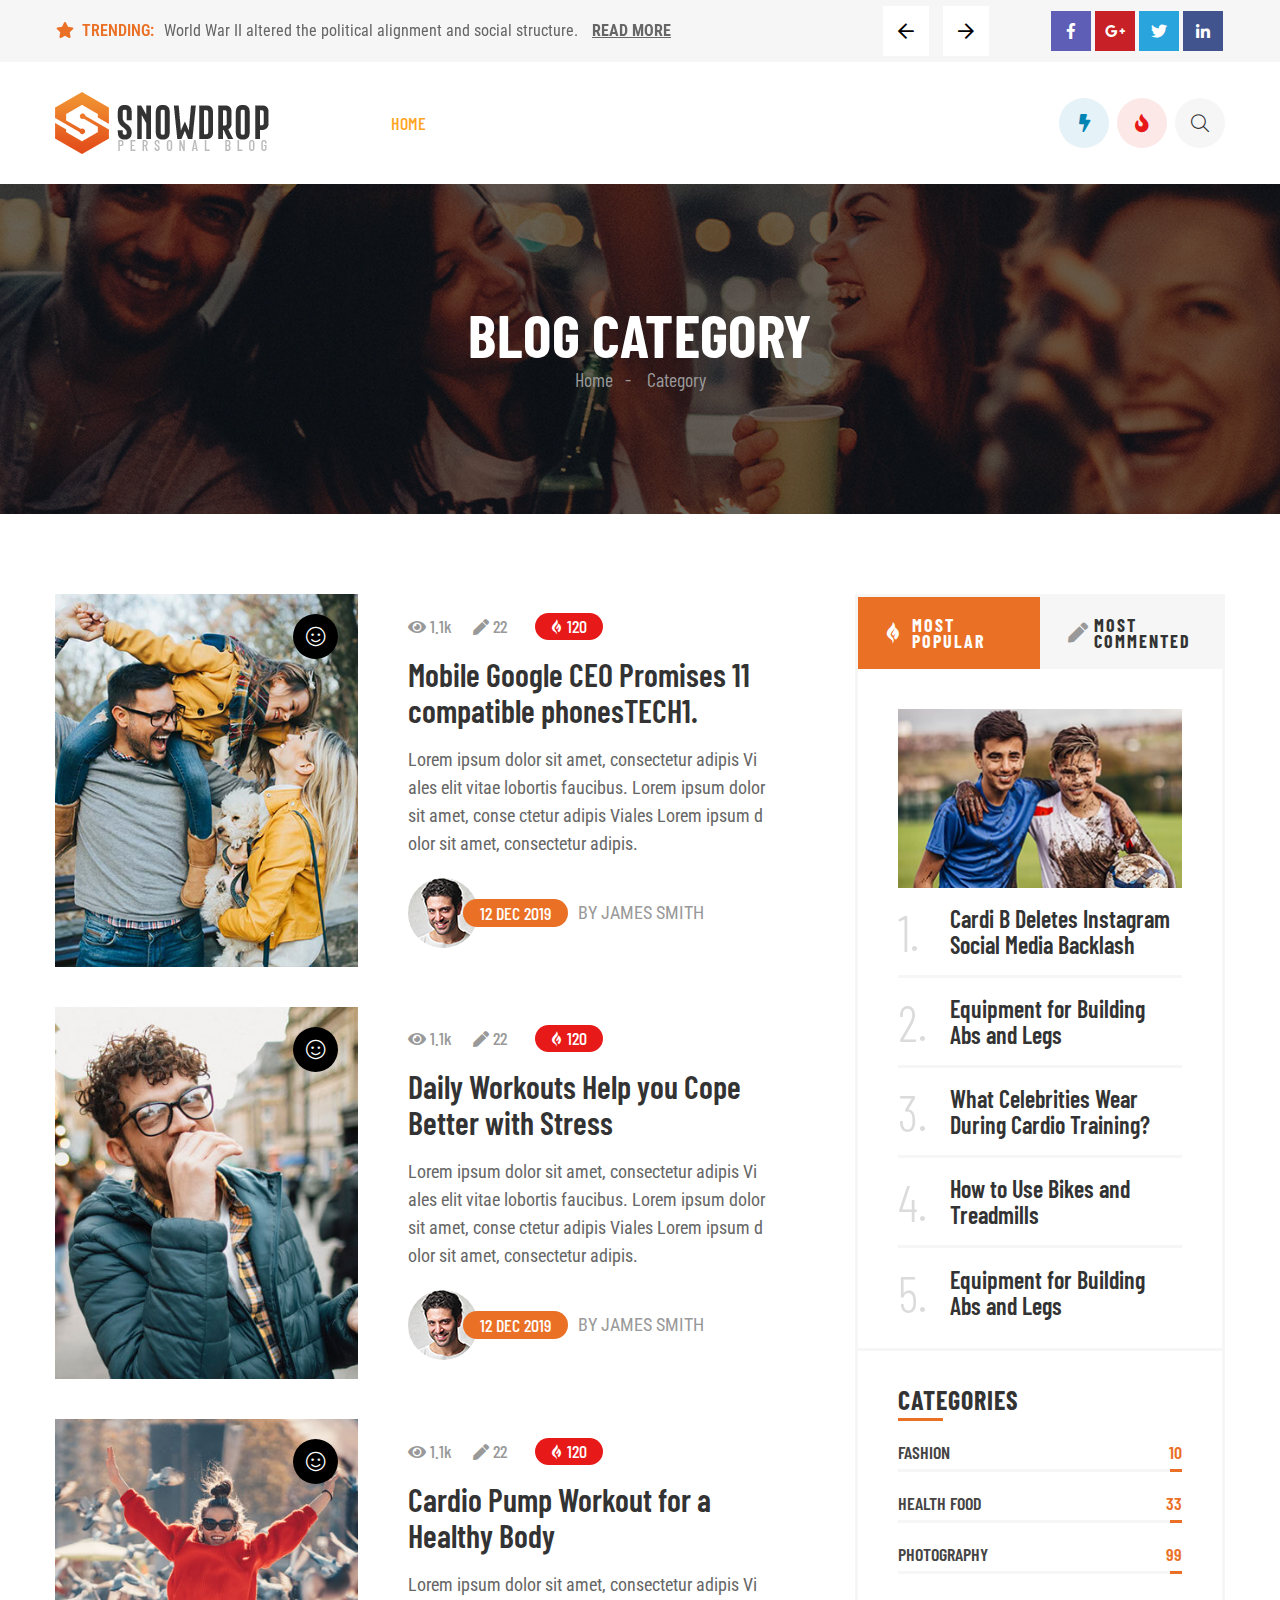
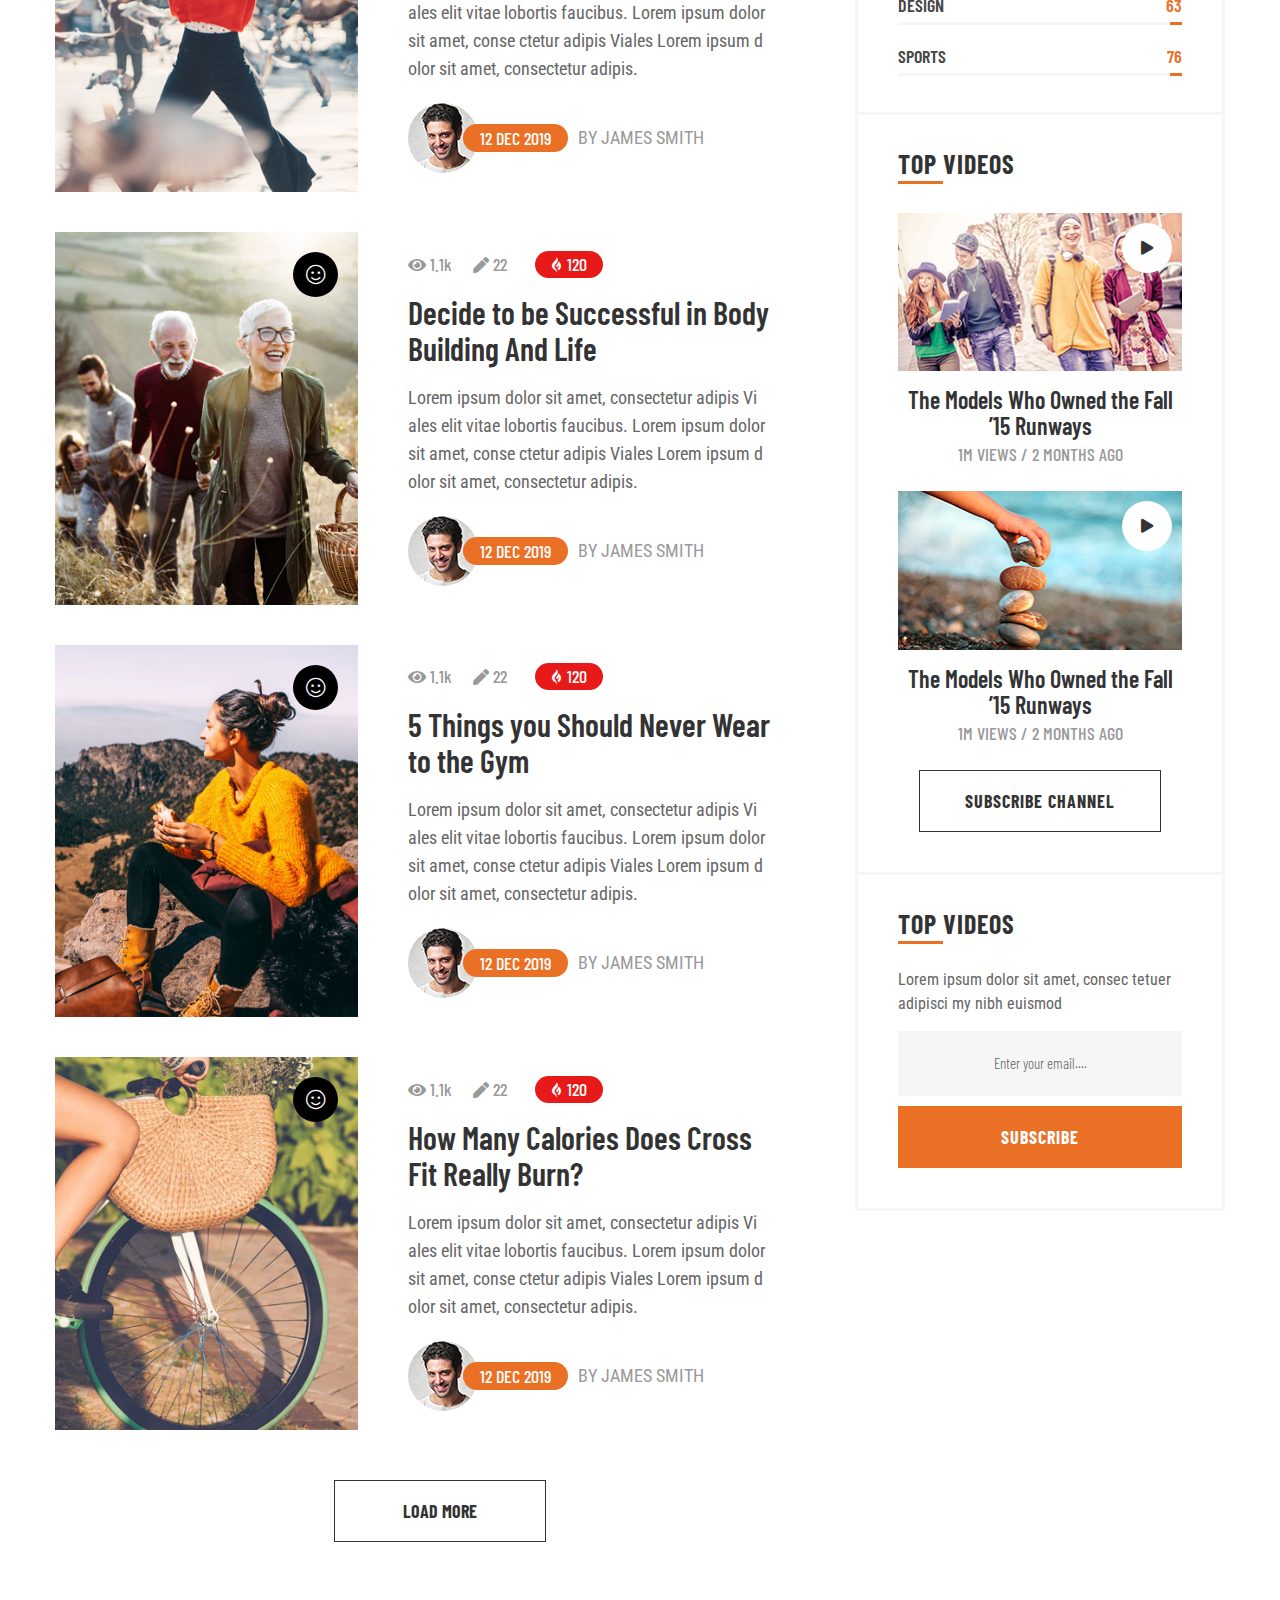
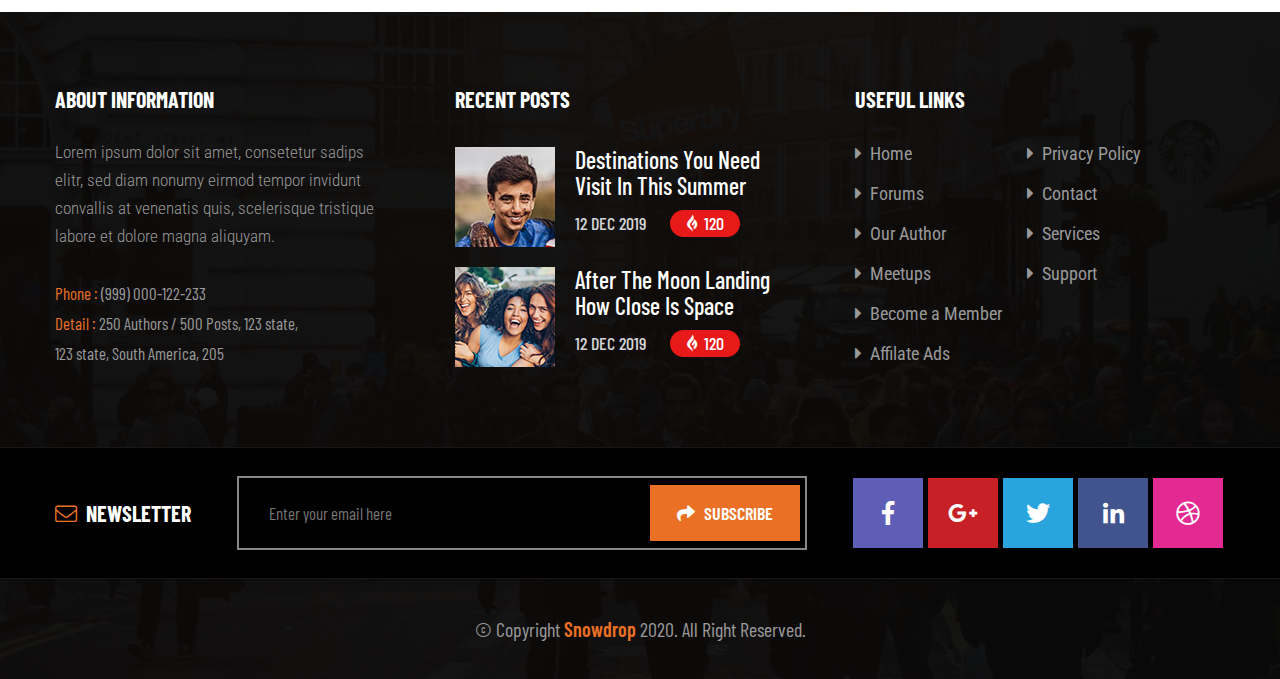
<file: category-style-5.html>
<!doctype html>
<html lang="en">


<!-- Mirrored from snowdrop.maxsify.com/category-style-5.html by HTTrack Website Copier/3.x [XR&CO'2014], Sat, 08 Feb 2020 09:20:27 GMT -->
<!-- Added by HTTrack --><meta http-equiv="content-type" content="text/html;charset=UTF-8" /><!-- /Added by HTTrack -->
<head>
   
    <!--====== Required meta tags ======-->
    <meta charset="utf-8">
    <meta http-equiv="x-ua-compatible" content="ie=edge">
    <meta name="description" content="">
    <meta name="viewport" content="width=device-width, initial-scale=1, shrink-to-fit=no">
    
    <!--====== Title ======-->
    <title>Snowdrop - Personal Blog HTML Template</title>
    
    <!--====== Favicon Icon ======-->
    <link rel="shortcut icon" href="assets/images/favicon.ico" type="image/png">

    <!--====== Bootstrap css ======-->
    <link rel="stylesheet" href="assets/css/bootstrap.min.css">
    
    <!--====== Fontawesome css ======-->
    <link rel="stylesheet" href="assets/css/all.css">
    
    <!--====== animate css ======-->
    <link rel="stylesheet" href="assets/css/animate.min.css">
    
    <!--====== Magnific Popup css ======-->
    <link rel="stylesheet" href="assets/css/magnific-popup.css">
    
    <!--====== Slick css ======-->
    <link rel="stylesheet" href="assets/css/slick.css">
    
    <!--====== Default css ======-->
    <link rel="stylesheet" href="assets/css/default.css">
    
    <!--====== Style css ======-->
    <link rel="stylesheet" href="assets/css/style.css">
  
  
</head>

<body>

    <!--====== OFFCANVAS MOBILE MENU PART START ======-->

    <div class="offcanvas-menu-wrapper">
        <div class="offcanvas-menu">
            <a class="close-mobile-menu" href="javascript:void(0)"><i class="fal fa-times"></i></a>
            <div class="mobile-menu pt-30">
                <nav>
                    <ul>
                        <li class="menu-item-has-children"><a href="#">Home</a>
                            <ul class="sub-menu">
                                <li><a href="index-2.html">Home page 1</a></li>
                                <li><a href="index-3.html">Home page 2</a></li>
                                <li><a href="index-4.html">Home page 3</a></li>
                                <li><a href="index-5.html">Home page 4</a></li>
                            </ul> <!-- dropdown -->
                        </li>
                        <li><a href="#">about</a></li>
                        <li class="menu-item-has-children"><a href="#">elements</a>
                            <ul class="sub-menu">
                                <li><a href="cart.html">cart</a></li>
                                <li><a href="checkout.html">checkout</a></li>
                                <li><a href="login.html">login</a></li>
                                <li><a href="singup.html">singup </a></li>
                                <li><a href="order-tracking.html">order tracking</a></li>
                                <li><a href="wishlist.html">wishlist</a></li>
                            </ul> <!-- dropdown -->
                        </li>
                        <li class="menu-item-has-children"><a href="#">shop</a>
                            <ul class="sub-menu">
                                <li><a href="shop-list.html">Shop List</a></li>
                                <li><a href="shop-grid.html">Shop Grid</a></li>
                                <li><a href="shop-grid-sidebar.html">Shop Grid sidebar</a></li>
                                <li><a href="shop-details.html">Shop Details</a></li>
                                <li><a href="shop-details-variable.html">shop Details Variable</a></li>
                            </ul> <!-- dropdown -->
                        </li>
                        <li class="menu-item-has-children"><a href="#">Blog</a>
                            <ul class="sub-menu">
                                <li><a href="blog.html">Blog page</a></li>
                                <li><a href="blog-details.html">Blog Details</a></li>
                            </ul> <!-- dropdown -->
                        </li>
                        <li><a href="#">Contact</a></li>
                    </ul>
                </nav>
            </div>
        </div> <!-- offcanvas menu -->
        <div class="overlay"></div>
    </div>

    <!--====== OFFCANVAS MOBILE MENU PART ENDS ======-->
   
    <!--====== HEADER PART START ======-->
      
    <header class="header-area header-2-area pb-30">
        <div class="header-headline-area mb-30">
            <div class="container">
                <div class="row">
                    <div class="col-lg-12">                    
                        <div class="header-headline d-flex align-items-center justify-content-between">
                            <div class="headline-slide">
                                <div class="item ">
                                    <p><span><i class="fas fa-star"></i> TRENDING:</span> World War II altered the political alignment and social structure.   <a href="#">Read More</a></p>
                                </div>
                                <div class="item ">
                                    <p><span><i class="fas fa-star"></i> TRENDING:</span> World War II altered the political alignment and social structure.   <a href="#">Read More</a></p>
                                </div>
                            </div>                        
                            <div class="header-social d-none d-lg-block">
                                <ul>
                                    <li><a href="#"><i class="fab fa-facebook-f"></i></a></li>
                                    <li><a href="#"><i class="fab fa-google-plus-g"></i></a></li>
                                    <li><a href="#"><i class="fab fa-twitter"></i></a></li>
                                    <li><a href="#"><i class="fab fa-linkedin-in"></i></a></li>
                                </ul>
                            </div>
                        </div>
                    </div>
                </div>
            </div>
        </div>
        <div class="container">
            <div class="row">
                <div class="col-lg-12">
                    <div class="main-header d-flex justify-content-between align-items-center">

                        <div class="header-logo">
                            <a href="index-2.html"><img src="assets/images/logo-1.png" alt=""></a>
                        </div>
                        <div class="header-menu text-center  d-none d-lg-block">
                            <ul>
                                <li>
                                    <a class="active" href="#">Home</a>                                                    
                                    <ul class="sub-menu">
                                        <li><a href="index-2.html">Home one</a></li>
                                        <li><a href="index-3.html">Home Two</a></li>
                                        <li><a href="index-4.html">Home Three</a></li>
                                        <li><a href="index-5.html">Home Four</a></li>
                                    </ul>
                                </li>
                                <li><a href="category-style-1.html">entertainment</a></li>
                                <li><a href="category-style-2.html">Fashion</a></li>
                                <li><a href="category-style-3.html">Business</a></li>
                                <li><a href="category-style-4.html">Teach</a></li>
                                <li>
                                    <a href="#">Blog</a>
                                    <ul class="sub-menu">
                                        <li><a href="category-style-1.html">category style 1</a></li>
                                        <li><a href="category-style-2.html">category style 2</a></li>
                                        <li><a href="category-style-3.html">category style 3</a></li>
                                        <li><a href="category-style-4.html">category style 4</a></li>
                                        <li><a href="category-style-5.html">category style 5</a></li>
                                        <li><a href="blog-details-1.html">blog details 1</a></li>
                                        <li><a href="blog-details-2.html">blog details 2</a></li>
                                    </ul>
                                </li>
                                <li><a href="contact-us.html">Contact</a></li>
                            </ul>
                        </div>
                        <div class="header-sub">
                            <ul>
                                <li><a href="#"><i class="fas fa-bolt"></i></a></li>
                                <li><a href="#"><i class="fas fa-fire"></i></a></li>
                                <li><a href="#"><i class="fal fa-search"></i></a></li>
                            </ul>
                        </div>
                        <div class="header-toggler d-block d-lg-none">
                            <i class="fal fa-bars"></i>
                        </div>
                    </div>
                </div>
            </div>
        </div>
    </header> 
   
    <!--====== HEADER PART ENDS ======-->

    <!--====== PART START ======-->
      
    <div class="page-title-area bg_cover" style="background-image: url(assets/images/page-bg.jpg);">
        <div class="container">
            <div class="row">
                <div class="col-lg-12">
                    <div class="page-title-item text-center">
                        <h3 class="title">Blog Category</h3>
                        <nav aria-label="breadcrumb">
                            <ol class="breadcrumb">
                                <li class="breadcrumb-item"><a href="#">Home</a></li>
                                <li class="breadcrumb-item active" aria-current="page"> Category</li>
                            </ol>
                        </nav>
                    </div>
                </div>
            </div>
        </div>
    </div> 
   
    <!--====== PART ENDS ======-->

    <!--====== NEWS PART START ======-->
      
    <section class="news-area news-3-area mt-40 pb-70">
        <div class="container">
            <div class="row justify-content-center">
                <div class="col-lg-8 col-sm-9">
                    <div class="row mt-40 align-items-center">
                        <div class="col-lg-5 col-md-5">
                            <div class="news-thumb">
                                <img src="assets/images/news-item-1.jpg" alt="">
                                <i class="fal fa-smile"></i>
                            </div>
                        </div>
                        <div class="col-lg-7 col-md-7">
                            <div class="news-content ml-20">
                                <div class="author-item-sub">
                                    <ul>
                                        <li><i class="fas fa-eye"></i> 1.1k</li>
                                        <li><i class="fas fa-pen"></i> 22</li>
                                    </ul>
                                    <span><i class="fab fa-gripfire"></i> 120</span>
                                </div>
                                <div class="news-item">
                                    <a href="#"><h3 class="title">Mobile Google CEO Promises 11 compatible phonesTECH1.</h3></a>
                                    <p>Lorem ipsum dolor sit amet, consectetur adipis Vi  ales elit vitae lobortis faucibus. Lorem ipsum dolor sit amet, conse ctetur adipis Viales Lorem ipsum d olor sit amet, consectetur adipis.</p>
                                </div>
                                <div class="news-info d-flex align-items-center">
                                    <img src="assets/images/featured-info-2.jpg" alt="">
                                    <span>12 Dec 2019</span>
                                    <p>By James Smith</p>
                                </div>
                            </div>
                        </div>
                    </div>
                    <div class="row mt-40 align-items-center">
                        <div class="col-lg-5 col-md-5">
                            <div class="news-thumb">
                                <img src="assets/images/news-item-2.jpg" alt="">
                                <i class="fal fa-smile"></i>
                            </div>
                        </div>
                        <div class="col-lg-7 col-md-7">
                            <div class="news-content ml-20">
                                <div class="author-item-sub">
                                    <ul>
                                        <li><i class="fas fa-eye"></i> 1.1k</li>
                                        <li><i class="fas fa-pen"></i> 22</li>
                                    </ul>
                                    <span><i class="fab fa-gripfire"></i> 120</span>
                                </div>
                                <div class="news-item">
                                    <a href="#"><h3 class="title">Daily Workouts Help you Cope Better with Stress</h3></a>
                                    <p>Lorem ipsum dolor sit amet, consectetur adipis Vi  ales elit vitae lobortis faucibus. Lorem ipsum dolor sit amet, conse ctetur adipis Viales Lorem ipsum d olor sit amet, consectetur adipis.</p>
                                </div>
                                <div class="news-info d-flex align-items-center">
                                    <img src="assets/images/featured-info-2.jpg" alt="">
                                    <span>12 Dec 2019</span>
                                    <p>By James Smith</p>
                                </div>
                            </div>
                        </div>
                    </div>
                    <div class="row mt-40 align-items-center">
                        <div class="col-lg-5 col-md-5">
                            <div class="news-thumb">
                                <img src="assets/images/news-item-3.jpg" alt="">
                                <i class="fal fa-smile"></i>
                            </div>
                        </div>
                        <div class="col-lg-7 col-md-7">
                            <div class="news-content ml-20">
                                <div class="author-item-sub">
                                    <ul>
                                        <li><i class="fas fa-eye"></i> 1.1k</li>
                                        <li><i class="fas fa-pen"></i> 22</li>
                                    </ul>
                                    <span><i class="fab fa-gripfire"></i> 120</span>
                                </div>
                                <div class="news-item">
                                    <a href="#"><h3 class="title">Cardio Pump Workout for a Healthy Body</h3></a>
                                    <p>Lorem ipsum dolor sit amet, consectetur adipis Vi  ales elit vitae lobortis faucibus. Lorem ipsum dolor sit amet, conse ctetur adipis Viales Lorem ipsum d olor sit amet, consectetur adipis.</p>
                                </div>
                                <div class="news-info d-flex align-items-center">
                                    <img src="assets/images/featured-info-2.jpg" alt="">
                                    <span>12 Dec 2019</span>
                                    <p>By James Smith</p>
                                </div>
                            </div>
                        </div>
                    </div>
                    <div class="row mt-40 align-items-center">
                        <div class="col-lg-5 col-md-5">
                            <div class="news-thumb">
                                <img src="assets/images/news-item-4.jpg" alt="">
                                <i class="fal fa-smile"></i>
                            </div>
                        </div>
                        <div class="col-lg-7 col-md-7">
                            <div class="news-content ml-20">
                                <div class="author-item-sub">
                                    <ul>
                                        <li><i class="fas fa-eye"></i> 1.1k</li>
                                        <li><i class="fas fa-pen"></i> 22</li>
                                    </ul>
                                    <span><i class="fab fa-gripfire"></i> 120</span>
                                </div>
                                <div class="news-item">
                                    <a href="#"><h3 class="title">Decide to be Successful in Body Building And Life</h3></a>
                                    <p>Lorem ipsum dolor sit amet, consectetur adipis Vi  ales elit vitae lobortis faucibus. Lorem ipsum dolor sit amet, conse ctetur adipis Viales Lorem ipsum d olor sit amet, consectetur adipis.</p>
                                </div>
                                <div class="news-info d-flex align-items-center">
                                    <img src="assets/images/featured-info-2.jpg" alt="">
                                    <span>12 Dec 2019</span>
                                    <p>By James Smith</p>
                                </div>
                            </div>
                        </div>
                    </div>
                    <div class="row mt-40 align-items-center">
                        <div class="col-lg-5 col-md-5">
                            <div class="news-thumb">
                                <img src="assets/images/news-item-5.jpg" alt="">
                                <i class="fal fa-smile"></i>
                            </div>
                        </div>
                        <div class="col-lg-7 col-md-7">
                            <div class="news-content ml-20">
                                <div class="author-item-sub">
                                    <ul>
                                        <li><i class="fas fa-eye"></i> 1.1k</li>
                                        <li><i class="fas fa-pen"></i> 22</li>
                                    </ul>
                                    <span><i class="fab fa-gripfire"></i> 120</span>
                                </div>
                                <div class="news-item">
                                    <a href="#"><h3 class="title">5 Things you Should Never Wear to the Gym</h3></a>
                                    <p>Lorem ipsum dolor sit amet, consectetur adipis Vi  ales elit vitae lobortis faucibus. Lorem ipsum dolor sit amet, conse ctetur adipis Viales Lorem ipsum d olor sit amet, consectetur adipis.</p>
                                </div>
                                <div class="news-info d-flex align-items-center">
                                    <img src="assets/images/featured-info-2.jpg" alt="">
                                    <span>12 Dec 2019</span>
                                    <p>By James Smith</p>
                                </div>
                            </div>
                        </div>
                    </div>
                    <div class="row mt-40 align-items-center">
                        <div class="col-lg-5 col-md-5">
                            <div class="news-thumb">
                                <img src="assets/images/news-item-6.jpg" alt="">
                                <i class="fal fa-smile"></i>
                            </div>
                        </div>
                        <div class="col-lg-7 col-md-7">
                            <div class="news-content ml-20">
                                <div class="author-item-sub">
                                    <ul>
                                        <li><i class="fas fa-eye"></i> 1.1k</li>
                                        <li><i class="fas fa-pen"></i> 22</li>
                                    </ul>
                                    <span><i class="fab fa-gripfire"></i> 120</span>
                                </div>
                                <div class="news-item">
                                    <a href="#"><h3 class="title">How Many Calories Does Cross Fit Really Burn?</h3></a>
                                    <p>Lorem ipsum dolor sit amet, consectetur adipis Vi  ales elit vitae lobortis faucibus. Lorem ipsum dolor sit amet, conse ctetur adipis Viales Lorem ipsum d olor sit amet, consectetur adipis.</p>
                                </div>
                                <div class="news-info d-flex align-items-center">
                                    <img src="assets/images/featured-info-2.jpg" alt="">
                                    <span>12 Dec 2019</span>
                                    <p>By James Smith</p>
                                </div>
                            </div>
                        </div>
                    </div>
                    <div class="row">
                        <div class="col-lg-12">
                            <div class="news-btn text-center mt-50">
                                <a class="main-btn" href="#">Load More</a>
                            </div>
                        </div>
                    </div>
                </div>
                <div class="col-lg-4 col-md-7 col-sm-10">
                    <div class="news-sidebar mt-40">
                        <div class="news-update-btn">
                            <ul class="nav nav-pills" id="pills-tab" role="tablist">
                                <li class="nav-item">
                                    <a class="nav-link active" id="pills-home-tab" data-toggle="pill" href="#pills-home" role="tab" aria-controls="pills-home" aria-selected="true"><span><i class="fab fa-gripfire"></i> Most <br> Popular</span></a>
                                </li>
                                <li class="nav-item">
                                    <a class="nav-link" id="pills-profile-tab" data-toggle="pill" href="#pills-profile" role="tab" aria-controls="pills-profile" aria-selected="true"><span><i class="fas fa-pen"></i> Most   <br> commented</span></a>
                                </li>
                            </ul>
                        </div>
                        <div class="news-update-item">
                            <div class="tab-content" id="pills-tabContent">
                                <div class="tab-pane fade show active" id="pills-home" role="tabpanel" aria-labelledby="pills-home-tab">
                                    <div class="news-update-thumb">
                                        <img src="assets/images/news-update.jpg" alt="news">
                                    </div>
                                    <div class="news-update-content">
                                        <div class="item">
                                            <a href="#"><h3 class="title">Cardi B Deletes Instagram Social Media Backlash</h3></a>
                                            <span>1.</span>
                                        </div>
                                        <div class="item">
                                            <a href="#"><h3 class="title">Equipment for Building  Abs and Legs</h3></a>
                                            <span>2.</span>
                                        </div>
                                        <div class="item">
                                            <a href="#"><h3 class="title">What Celebrities Wear During Cardio Training?</h3></a>
                                            <span>3.</span>
                                        </div>
                                        <div class="item">
                                            <a href="#"><h3 class="title">How to Use Bikes and  Treadmills</h3></a>
                                            <span>4.</span>
                                        </div>
                                        <div class="item">
                                            <a href="#"><h3 class="title">Equipment for Building  Abs and Legs</h3></a>
                                            <span>5.</span>
                                        </div>
                                    </div>
                                </div>
                                <div class="tab-pane fade" id="pills-profile" role="tabpanel" aria-labelledby="pills-profile-tab">
                                    <div class="news-update-thumb">
                                        <img src="assets/images/news-update-2.jpg" alt="news">
                                    </div>
                                    <div class="news-update-content">
                                        <div class="item">
                                            <a href="#"><h3 class="title">Cardi B Deletes Instagram Social Media Backlash</h3></a>
                                            <span>1.</span>
                                        </div>
                                        <div class="item">
                                            <a href="#"><h3 class="title">Equipment for Building  Abs and Legs</h3></a>
                                            <span>2.</span>
                                        </div>
                                        <div class="item">
                                            <a href="#"><h3 class="title">What Celebrities Wear During Cardio Training?</h3></a>
                                            <span>3.</span>
                                        </div>
                                        <div class="item">
                                            <a href="#"><h3 class="title">How to Use Bikes and  Treadmills</h3></a>
                                            <span>4.</span>
                                        </div>
                                        <div class="item">
                                            <a href="#"><h3 class="title">Equipment for Building  Abs and Legs</h3></a>
                                            <span>5.</span>
                                        </div>
                                    </div>
                                </div>
                            </div>
                        </div>
                        <div class="news-sidebar-categories">
                            <h3 class="title">Categories</h3>
                            <a href="#" class="item">
                                <span>Fashion</span>
                                <span class="color">10</span>
                            </a>
                            <a href="#" class="item">
                                <span>Health Food</span>
                                <span class="color">33</span>
                            </a>
                            <a href="#" class="item">
                                <span>Photography</span>
                                <span class="color">99</span>
                            </a>
                            <a href="#" class="item">
                                <span>Design</span>
                                <span class="color">63</span>
                            </a>
                            <a href="#" class="item">
                                <span>Sports</span>
                                <span class="color">76</span>
                            </a>
                        </div>
                        <div class="news-sidebar-video">
                            <div class="video-title">
                                <h3 class="title">Top Videos</h3>
                            </div>
                            <div class="news-sidebar-video-item">
                                <div class="news-sidebar-video-thumb">
                                    <img src="assets/images/news-video-1.jpg" alt="">
                                    <a href="#"><i class="fas fa-play"></i></a>
                                </div>
                                <div class="news-sidebar-video-content text-center">
                                    <a href="#"><h3 class="title">The Models Who Owned the Fall ’15 Runways</h3></a>
                                    <span>1M views   /   2 months ago</span>
                                </div>
                            </div>
                            <div class="news-sidebar-video-item">
                                <div class="news-sidebar-video-thumb">
                                    <img src="assets/images/news-video-2.jpg" alt="">
                                    <a href="#"><i class="fas fa-play"></i></a>
                                </div>
                                <div class="news-sidebar-video-content text-center">
                                    <a href="#"><h3 class="title">The Models Who Owned the Fall ’15 Runways</h3></a>
                                    <span>1M views   /   2 months ago</span>
                                </div>
                            </div>
                            <div class="news-video-btn text-center">
                                <a class="main-btn" href="#">Subscribe Channel</a>
                            </div>
                        </div>
                        <div class="news-sidebar-subscribe">
                            <div class="subscribe-title">
                                <h3 class="title">Top Videos</h3>
                            </div>
                            <div class="news-sidebar-subscribe-content">
                                <p>Lorem ipsum dolor sit amet, consec tetuer adipisci my nibh euismod</p>
                                <form action="#">
                                    <div class="input-box">
                                        <input type="text" placeholder="Enter your email....">
                                        <button class="main-btn main-btn-2" type="button">subscribe</button>
                                    </div>
                                </form>
                            </div>
                        </div>
                    </div>
                </div>
            </div>
        </div>
    </section> 
   
    <!--====== NEWS PART ENDS ======-->

    <!--====== FOOTER PART START ======-->
      
    <footer class="footer-area bg_cover" style="background-image: url(assets/images/footer-bg.jpg);">
        <div class="container">
            <div class="row justify-content-start justify-content-md-center">
                <div class="col-lg-4 col-md-6 col-sm-12">
                    <div class="footer-item-1 mt-30">
                        <div class="footer-title">
                            <h4 class="title">About Information</h4>
                        </div>
                        <div class="footer-content">
                            <p>Lorem ipsum dolor sit amet, consetetur sadips elitr, sed diam nonumy eirmod tempor invidunt convallis at venenatis quis, scelerisque tristique labore et dolore magna aliquyam.</p>
                            <ul>
                                <li><span>Phone :</span>   (999) 000-122-233 </li>
                                <li><span>Detail :</span>   250 Authors / 500 Posts, 123 state, 123 state, South America, 205 </li>
                            </ul>
                        </div>
                    </div>
                </div>
                <div class="col-lg-4 col-md-6 col-sm-8">
                    <div class="footer-item-2 mt-30">
                        <div class="footer-title">
                            <h4 class="title">Recent Posts</h4>
                        </div>
                        <div class="footer-author-item">
                            <div class="item mt-30">
                                <img src="assets/images/footer-author-1.jpg" alt="author">
                                <a href="#"><h4 class="title">Destinations You Need  Visit In This Summer</h4></a>
                                <span>12 Dec 2019 <span><i class="fab fa-gripfire"></i> 120</span></span>
                            </div>
                            <div class="item mt-30">
                                <img src="assets/images/footer-author-2.jpg" alt="author">
                                <a href="#"><h4 class="title">After The Moon Landing How Close Is Space</h4></a>
                                <span>12 Dec 2019 <span><i class="fab fa-gripfire"></i> 120</span></span>
                            </div>
                        </div>
                    </div>
                </div>
                <div class="col-lg-4 col-md-12">
                    <div class="footer-item-3 mt-30">
                        <div class="footer-title">
                            <h4 class="title">Useful Links</h4>
                        </div>
                        <div class="footer-links d-flex">
                            <ul>
                                <li><a href="#"><i class="fas fa-caret-right"></i> Home</a></li>
                                <li><a href="#"><i class="fas fa-caret-right"></i> Forums</a></li>
                                <li><a href="#"><i class="fas fa-caret-right"></i> Our Author</a></li>
                                <li><a href="#"><i class="fas fa-caret-right"></i> Meetups</a></li>
                                <li><a href="#"><i class="fas fa-caret-right"></i> Become a Member</a></li>
                                <li><a href="#"><i class="fas fa-caret-right"></i> Affilate Ads </a></li>
                            </ul>
                            <ul class="ml-55">
                                <li><a href="#"><i class="fas fa-caret-right"></i> Privacy Policy</a></li>
                                <li><a href="#"><i class="fas fa-caret-right"></i> Contact</a></li>
                                <li><a href="#"><i class="fas fa-caret-right"></i> Services</a></li>
                                <li><a href="#"><i class="fas fa-caret-right"></i> Support</a></li>
                            </ul>
                        </div>
                    </div>
                </div>
            </div>
        </div>
        <div class="footer-newsletter">
            <div class="container">
                <div class="row">
                    <div class="col-lg-12">
                        <div class="newsletter-flex d-block d-lg-flex ">
                            <div class="newsletter-title">
                                <h3 class="title"><i class="fal fa-envelope"></i> Newsletter</h3>
                            </div>
                            <div class="newsletter-input">
                                <input type="text" placeholder="Enter your email here">
                                <button class="main-btn"><i class="fas fa-share"></i> Subscribe</button>
                            </div>
                            <div class="newsletter-social">
                                <ul>
                                    <li><a href="#"><i class="fab fa-facebook-f"></i></a></li>
                                    <li><a href="#"><i class="fab fa-google-plus-g"></i></a></li>
                                    <li><a href="#"><i class="fab fa-twitter"></i></a></li>
                                    <li><a href="#"><i class="fab fa-linkedin-in"></i></a></li>
                                    <li><a href="#"><i class="fab fa-dribbble"></i></a></li>
                                </ul>
                            </div>
                        </div>
                    </div>
                </div>
            </div>
        </div>
        <div class="copyright-text text-center">
            <p>© Copyright <span>Snowdrop</span> 2020. All Right Reserved.</p>
        </div>
    </footer> 
   
    <!--====== FOOTER PART ENDS ======-->
    
    <!--====== GO TO TOP PART START ======-->
    
    <div class="go-top-area">
        <div class="go-top-wrap">
            <div class="go-top-btn-wrap">
                <div class="go-top go-top-btn">
                    <i class="fa fa-angle-double-up"></i>
                    <i class="fa fa-angle-double-up"></i>
                </div>
            </div>
        </div>
    </div>
    
    <!--====== GO TO TOP PART ENDS ======-->



    
    
    <!--====== jquery js ======-->
    <script src="assets/js/vendor/modernizr-3.6.0.min.js"></script>
    <script src="assets/js/vendor/jquery-1.12.4.min.js"></script>

    <!--====== Bootstrap js ======-->
    <script src="assets/js/bootstrap.min.js"></script>
    <script src="assets/js/popper.min.js"></script>
    
    <!--====== Slick js ======-->
    <script src="assets/js/slick.min.js"></script>
    
    <!--====== Isotope js ======-->
    <script src="assets/js/isotope.pkgd.min.js"></script>
    
    <!--====== Images Loaded js ======-->
    <script src="assets/js/imagesloaded.pkgd.min.js"></script>
    
    <!--====== Magnific Popup js ======-->
    <script src="assets/js/jquery.magnific-popup.min.js"></script>
    
    <!--====== Ajax Contact js ======-->
    <script src="assets/js/ajax-contact.js"></script>
    
    <!--====== Main js ======-->
    <script src="assets/js/main.js"></script>

</body>


<!-- Mirrored from snowdrop.maxsify.com/category-style-5.html by HTTrack Website Copier/3.x [XR&CO'2014], Sat, 08 Feb 2020 09:20:27 GMT -->
</html>
</file>
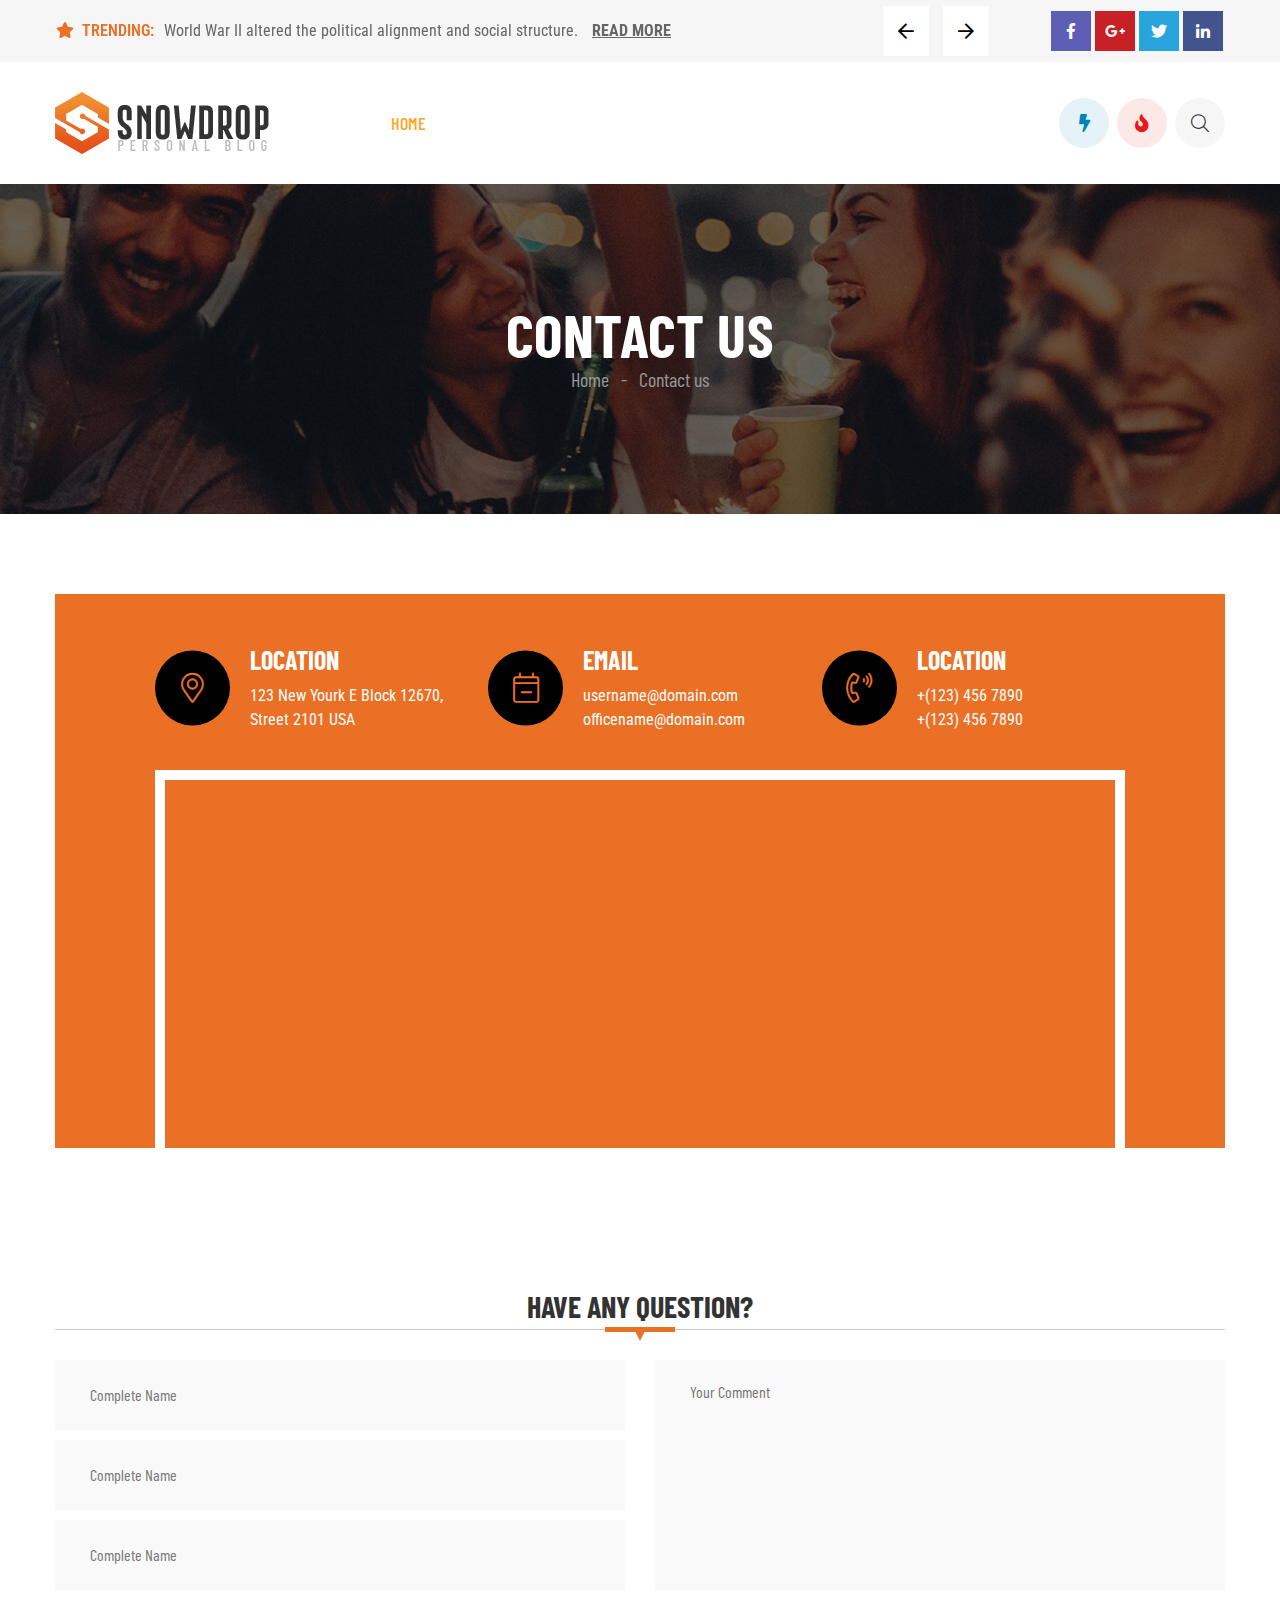
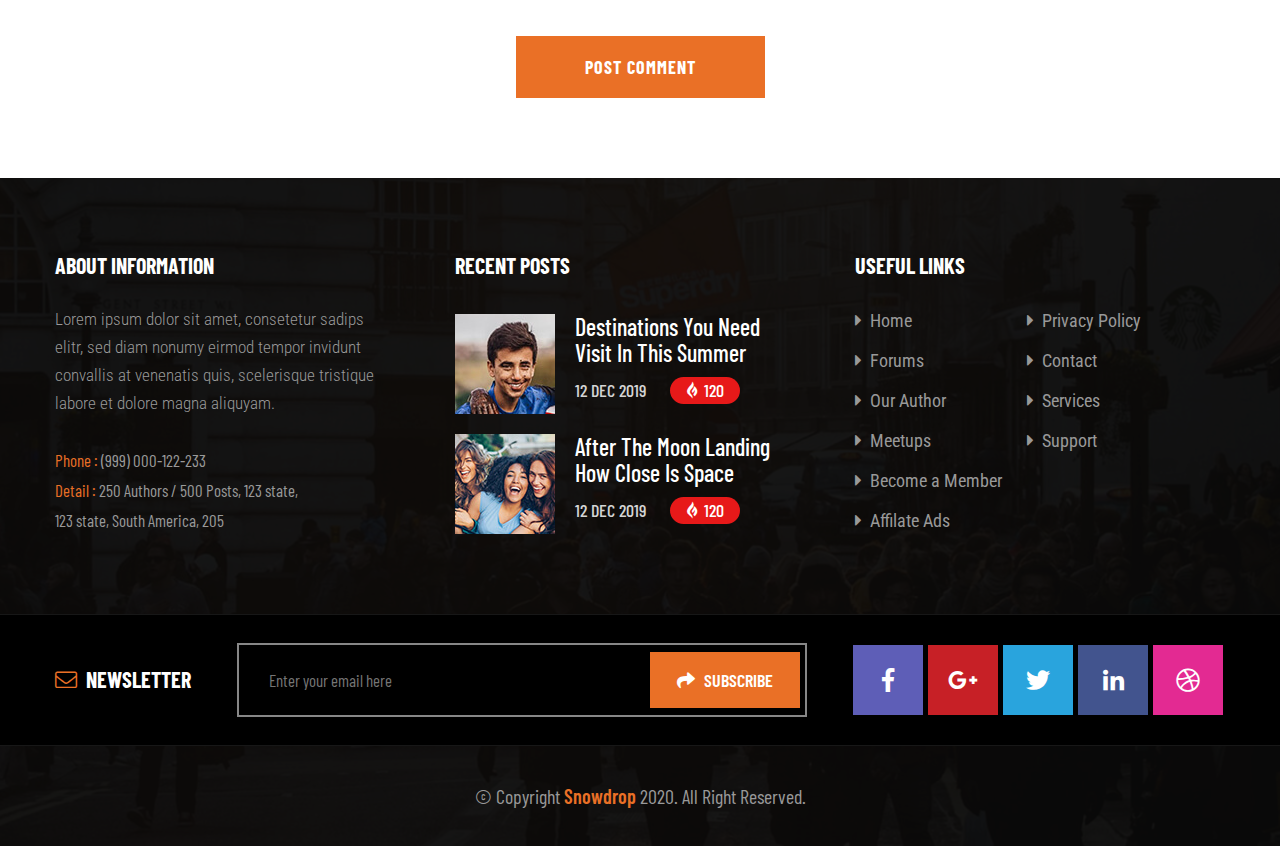
<file: contact-us.html>
<!doctype html>
<html lang="en">


<!-- Mirrored from snowdrop.maxsify.com/contact-us.html by HTTrack Website Copier/3.x [XR&CO'2014], Sat, 08 Feb 2020 09:20:36 GMT -->
<!-- Added by HTTrack --><meta http-equiv="content-type" content="text/html;charset=UTF-8" /><!-- /Added by HTTrack -->
<head>
   
    <!--====== Required meta tags ======-->
    <meta charset="utf-8">
    <meta http-equiv="x-ua-compatible" content="ie=edge">
    <meta name="description" content="">
    <meta name="viewport" content="width=device-width, initial-scale=1, shrink-to-fit=no">
    
    <!--====== Title ======-->
    <title>Snowdrop - Personal Blog HTML Template</title>
    
    <!--====== Favicon Icon ======-->
    <link rel="shortcut icon" href="assets/images/favicon.ico" type="image/png">

    <!--====== Bootstrap css ======-->
    <link rel="stylesheet" href="assets/css/bootstrap.min.css">
    
    <!--====== Fontawesome css ======-->
    <link rel="stylesheet" href="assets/css/all.css">
    
    <!--====== animate css ======-->
    <link rel="stylesheet" href="assets/css/animate.min.css">
    
    <!--====== Magnific Popup css ======-->
    <link rel="stylesheet" href="assets/css/magnific-popup.css">
    
    <!--====== Slick css ======-->
    <link rel="stylesheet" href="assets/css/slick.css">
    
    <!--====== Default css ======-->
    <link rel="stylesheet" href="assets/css/default.css">
    
    <!--====== Style css ======-->
    <link rel="stylesheet" href="assets/css/style.css">
  
  
</head>

<body>

    <!--====== OFFCANVAS MOBILE MENU PART START ======-->

    <div class="offcanvas-menu-wrapper">
        <div class="offcanvas-menu">
            <a class="close-mobile-menu" href="javascript:void(0)"><i class="fal fa-times"></i></a>
            <div class="mobile-menu pt-30">
                <nav>
                    <ul>
                        <li class="menu-item-has-children"><a href="#">Home</a>
                            <ul class="sub-menu">
                                <li><a href="index-2.html">Home page 1</a></li>
                                <li><a href="index-3.html">Home page 2</a></li>
                                <li><a href="index-4.html">Home page 3</a></li>
                                <li><a href="index-5.html">Home page 4</a></li>
                            </ul> <!-- dropdown -->
                        </li>
                        <li><a href="#">about</a></li>
                        <li class="menu-item-has-children"><a href="#">elements</a>
                            <ul class="sub-menu">
                                <li><a href="cart.html">cart</a></li>
                                <li><a href="checkout.html">checkout</a></li>
                                <li><a href="login.html">login</a></li>
                                <li><a href="singup.html">singup </a></li>
                                <li><a href="order-tracking.html">order tracking</a></li>
                                <li><a href="wishlist.html">wishlist</a></li>
                            </ul> <!-- dropdown -->
                        </li>
                        <li class="menu-item-has-children"><a href="#">shop</a>
                            <ul class="sub-menu">
                                <li><a href="shop-list.html">Shop List</a></li>
                                <li><a href="shop-grid.html">Shop Grid</a></li>
                                <li><a href="shop-grid-sidebar.html">Shop Grid sidebar</a></li>
                                <li><a href="shop-details.html">Shop Details</a></li>
                                <li><a href="shop-details-variable.html">shop Details Variable</a></li>
                            </ul> <!-- dropdown -->
                        </li>
                        <li class="menu-item-has-children"><a href="#">Blog</a>
                            <ul class="sub-menu">
                                <li><a href="blog.html">Blog page</a></li>
                                <li><a href="blog-details.html">Blog Details</a></li>
                            </ul> <!-- dropdown -->
                        </li>
                        <li><a href="#">Contact</a></li>
                    </ul>
                </nav>
            </div>
        </div> <!-- offcanvas menu -->
        <div class="overlay"></div>
    </div>

    <!--====== OFFCANVAS MOBILE MENU PART ENDS ======-->
   
    <!--====== HEADER PART START ======-->
      
    <header class="header-area header-2-area pb-30">
        <div class="header-headline-area mb-30">
            <div class="container">
                <div class="row">
                    <div class="col-lg-12">                    
                        <div class="header-headline d-flex align-items-center justify-content-between">
                            <div class="headline-slide">
                                <div class="item ">
                                    <p><span><i class="fas fa-star"></i> TRENDING:</span> World War II altered the political alignment and social structure.   <a href="#">Read More</a></p>
                                </div>
                                <div class="item ">
                                    <p><span><i class="fas fa-star"></i> TRENDING:</span> World War II altered the political alignment and social structure.   <a href="#">Read More</a></p>
                                </div>
                            </div>                        
                            <div class="header-social d-none d-lg-block">
                                <ul>
                                    <li><a href="#"><i class="fab fa-facebook-f"></i></a></li>
                                    <li><a href="#"><i class="fab fa-google-plus-g"></i></a></li>
                                    <li><a href="#"><i class="fab fa-twitter"></i></a></li>
                                    <li><a href="#"><i class="fab fa-linkedin-in"></i></a></li>
                                </ul>
                            </div>
                        </div>
                    </div>
                </div>
            </div>
        </div>
        <div class="container">
            <div class="row">
                <div class="col-lg-12">
                    <div class="main-header d-flex justify-content-between align-items-center">

                        <div class="header-logo">
                            <a href="index-2.html"><img src="assets/images/logo-1.png" alt=""></a>
                        </div>
                        <div class="header-menu text-center  d-none d-lg-block">
                            <ul>
                                <li>
                                    <a class="active" href="#">Home</a>                                                    
                                    <ul class="sub-menu">
                                        <li><a href="index-2.html">Home one</a></li>
                                        <li><a href="index-3.html">Home Two</a></li>
                                        <li><a href="index-4.html">Home Three</a></li>
                                        <li><a href="index-5.html">Home Four</a></li>
                                    </ul>
                                </li>
                                <li><a href="category-style-1.html">entertainment</a></li>
                                <li><a href="category-style-2.html">Fashion</a></li>
                                <li><a href="category-style-3.html">Business</a></li>
                                <li><a href="category-style-4.html">Teach</a></li>
                                <li>
                                    <a href="#">Blog</a>
                                    <ul class="sub-menu">
                                        <li><a href="category-style-1.html">category style 1</a></li>
                                        <li><a href="category-style-2.html">category style 2</a></li>
                                        <li><a href="category-style-3.html">category style 3</a></li>
                                        <li><a href="category-style-4.html">category style 4</a></li>
                                        <li><a href="category-style-5.html">category style 5</a></li>
                                        <li><a href="blog-details-1.html">blog details 1</a></li>
                                        <li><a href="blog-details-2.html">blog details 2</a></li>
                                    </ul>
                                </li>
                                <li><a href="contact-us.html">Contact</a></li>
                            </ul>
                        </div>
                        <div class="header-sub">
                            <ul>
                                <li><a href="#"><i class="fas fa-bolt"></i></a></li>
                                <li><a href="#"><i class="fas fa-fire"></i></a></li>
                                <li><a href="#"><i class="fal fa-search"></i></a></li>
                            </ul>
                        </div>
                        <div class="header-toggler d-block d-lg-none">
                            <i class="fal fa-bars"></i>
                        </div>
                    </div>
                </div>
            </div>
        </div>
    </header> 
   
    <!--====== HEADER PART ENDS ======-->

    <!--====== PART START ======-->
      
    <div class="page-title-area bg_cover" style="background-image: url(assets/images/page-bg.jpg);">
        <div class="container">
            <div class="row">
                <div class="col-lg-12">
                    <div class="page-title-item text-center">
                        <h3 class="title">Contact us</h3>
                        <nav aria-label="breadcrumb">
                            <ol class="breadcrumb">
                                <li class="breadcrumb-item"><a href="#">Home</a></li>
                                <li class="breadcrumb-item active" aria-current="page">Contact us</li>
                            </ol>
                        </nav>
                    </div>
                </div>
            </div>
        </div>
    </div> 
   
    <!--====== PART ENDS ======-->

    <!--====== CONTACT US PART START ======-->
      
    <section class="contact-us-area pt-80">
        <div class="container">
            <div class="row">
                <div class="col-lg-12">
                    <div class="contact-us-bg">
                        <div class="row justify-content-center">
                            <div class="col-lg-10">
                                <div class="contact-us-info">
                                    <div class="row justify-content-center">
                                        <div class="col-lg-4 col-md-6">
                                            <div class="contact-us-info-item">
                                                <h4 class="title">Location</h4>
                                                <ul>
                                                    <li>123 New Yourk E Block 12670, </li>
                                                    <li>Street 2101 USA </li>
                                                </ul>
                                                <i class="fal fa-map-marker-alt"></i>
                                            </div>
                                        </div>
                                        <div class="col-lg-4 col-md-6">
                                            <div class="contact-us-info-item">
                                                <h4 class="title">Email</h4>
                                                <ul>
                                                    <li>username@domain.com</li>
                                                    <li>officename@domain.com</li>
                                                </ul>
                                                <i class="fal fa-calendar-minus"></i>
                                            </div>
                                        </div>
                                        <div class="col-lg-4 col-md-6">
                                            <div class="contact-us-info-item">
                                                <h4 class="title">Location</h4>
                                                <ul>
                                                    <li>+(123) 456 7890 </li>
                                                    <li>+(123) 456 7890 </li>
                                                </ul>
                                                <i class="fal fa-phone-volume"></i>
                                            </div>
                                        </div>
                                    </div>
                                </div>
                                <div class="contact-map">
                                    <iframe src="https://www.google.com/maps/embed?pb=!1m14!1m12!1m3!1d58451.01279333933!2d90.43563890429688!3d23.70496883629285!2m3!1f0!2f0!3f0!3m2!1i1024!2i768!4f13.1!5e0!3m2!1sen!2sbd!4v1580200725006!5m2!1sen!2sbd" width="600" height="450" style="border: 10px solid #fff;" allowfullscreen=""></iframe>
                                </div>
                            </div>
                        </div>
                    </div>
                </div>
            </div>
        </div>
    </section> 
   
    <!--====== CONTACT US PART ENDS ======-->

    <!--====== CONTACT INPUT PART START ======-->
      
    <section class="contact-input pt-40 pb-80">
        <div class="container">
            <div class="row">
                <div class="col-lg-12">
                    <div class="section-title text-center">
                        <h3 class="title">have Any Question?</h3>
                    </div>
                </div>
            </div>
            <form action="#">
                <div class="row">
                    <div class="col-lg-6">
                        <div class="input-box mt-10">
                            <input type="text" placeholder="Complete Name">
                        </div>
                        <div class="input-box mt-10">
                            <input type="text" placeholder="Complete Name">
                        </div>
                        <div class="input-box mt-10">
                            <input type="text" placeholder="Complete Name">
                        </div>
                    </div>
                    <div class="col-lg-6">
                        <div class="input-box mt-10">
                            <textarea name="#" id="#" cols="30" rows="10" placeholder="Your Comment"></textarea>
                        </div>
                    </div>
                    <div class="col-lg-12">
                        <div class="input-box mt-40 text-center">
                            <a class="main-btn" href="#">Post Comment</a>
                        </div>
                    </div>
                </div>
            </form>
        </div>
    </section> 
   
    <!--====== CONTACT INPUT PART ENDS ======-->

    <!--====== FOOTER PART START ======-->
      
    <footer class="footer-area bg_cover" style="background-image: url(assets/images/footer-bg.jpg);">
        <div class="container">
            <div class="row justify-content-start justify-content-md-center">
                <div class="col-lg-4 col-md-6 col-sm-12">
                    <div class="footer-item-1 mt-30">
                        <div class="footer-title">
                            <h4 class="title">About Information</h4>
                        </div>
                        <div class="footer-content">
                            <p>Lorem ipsum dolor sit amet, consetetur sadips elitr, sed diam nonumy eirmod tempor invidunt convallis at venenatis quis, scelerisque tristique labore et dolore magna aliquyam.</p>
                            <ul>
                                <li><span>Phone :</span>   (999) 000-122-233 </li>
                                <li><span>Detail :</span>   250 Authors / 500 Posts, 123 state, 123 state, South America, 205 </li>
                            </ul>
                        </div>
                    </div>
                </div>
                <div class="col-lg-4 col-md-6 col-sm-8">
                    <div class="footer-item-2 mt-30">
                        <div class="footer-title">
                            <h4 class="title">Recent Posts</h4>
                        </div>
                        <div class="footer-author-item">
                            <div class="item mt-30">
                                <img src="assets/images/footer-author-1.jpg" alt="author">
                                <a href="#"><h4 class="title">Destinations You Need  Visit In This Summer</h4></a>
                                <span>12 Dec 2019 <span><i class="fab fa-gripfire"></i> 120</span></span>
                            </div>
                            <div class="item mt-30">
                                <img src="assets/images/footer-author-2.jpg" alt="author">
                                <a href="#"><h4 class="title">After The Moon Landing How Close Is Space</h4></a>
                                <span>12 Dec 2019 <span><i class="fab fa-gripfire"></i> 120</span></span>
                            </div>
                        </div>
                    </div>
                </div>
                <div class="col-lg-4 col-md-12">
                    <div class="footer-item-3 mt-30">
                        <div class="footer-title">
                            <h4 class="title">Useful Links</h4>
                        </div>
                        <div class="footer-links d-flex">
                            <ul>
                                <li><a href="#"><i class="fas fa-caret-right"></i> Home</a></li>
                                <li><a href="#"><i class="fas fa-caret-right"></i> Forums</a></li>
                                <li><a href="#"><i class="fas fa-caret-right"></i> Our Author</a></li>
                                <li><a href="#"><i class="fas fa-caret-right"></i> Meetups</a></li>
                                <li><a href="#"><i class="fas fa-caret-right"></i> Become a Member</a></li>
                                <li><a href="#"><i class="fas fa-caret-right"></i> Affilate Ads </a></li>
                            </ul>
                            <ul class="ml-55">
                                <li><a href="#"><i class="fas fa-caret-right"></i> Privacy Policy</a></li>
                                <li><a href="#"><i class="fas fa-caret-right"></i> Contact</a></li>
                                <li><a href="#"><i class="fas fa-caret-right"></i> Services</a></li>
                                <li><a href="#"><i class="fas fa-caret-right"></i> Support</a></li>
                            </ul>
                        </div>
                    </div>
                </div>
            </div>
        </div>
        <div class="footer-newsletter">
            <div class="container">
                <div class="row">
                    <div class="col-lg-12">
                        <div class="newsletter-flex d-block d-lg-flex ">
                            <div class="newsletter-title">
                                <h3 class="title"><i class="fal fa-envelope"></i> Newsletter</h3>
                            </div>
                            <div class="newsletter-input">
                                <input type="text" placeholder="Enter your email here">
                                <button class="main-btn"><i class="fas fa-share"></i> Subscribe</button>
                            </div>
                            <div class="newsletter-social">
                                <ul>
                                    <li><a href="#"><i class="fab fa-facebook-f"></i></a></li>
                                    <li><a href="#"><i class="fab fa-google-plus-g"></i></a></li>
                                    <li><a href="#"><i class="fab fa-twitter"></i></a></li>
                                    <li><a href="#"><i class="fab fa-linkedin-in"></i></a></li>
                                    <li><a href="#"><i class="fab fa-dribbble"></i></a></li>
                                </ul>
                            </div>
                        </div>
                    </div>
                </div>
            </div>
        </div>
        <div class="copyright-text text-center">
            <p>© Copyright <span>Snowdrop</span> 2020. All Right Reserved.</p>
        </div>
    </footer> 
   
    <!--====== FOOTER PART ENDS ======-->
    
    <!--====== GO TO TOP PART START ======-->
    
    <div class="go-top-area">
        <div class="go-top-wrap">
            <div class="go-top-btn-wrap">
                <div class="go-top go-top-btn">
                    <i class="fa fa-angle-double-up"></i>
                    <i class="fa fa-angle-double-up"></i>
                </div>
            </div>
        </div>
    </div>
    
    <!--====== GO TO TOP PART ENDS ======-->



    
    
    <!--====== jquery js ======-->
    <script src="assets/js/vendor/modernizr-3.6.0.min.js"></script>
    <script src="assets/js/vendor/jquery-1.12.4.min.js"></script>

    <!--====== Bootstrap js ======-->
    <script src="assets/js/bootstrap.min.js"></script>
    <script src="assets/js/popper.min.js"></script>
    
    <!--====== Slick js ======-->
    <script src="assets/js/slick.min.js"></script>
    
    <!--====== Isotope js ======-->
    <script src="assets/js/isotope.pkgd.min.js"></script>
    
    <!--====== Images Loaded js ======-->
    <script src="assets/js/imagesloaded.pkgd.min.js"></script>
    
    <!--====== Magnific Popup js ======-->
    <script src="assets/js/jquery.magnific-popup.min.js"></script>
    
    <!--====== Ajax Contact js ======-->
    <script src="assets/js/ajax-contact.js"></script>
    
    <!--====== Main js ======-->
    <script src="assets/js/main.js"></script>

</body>


<!-- Mirrored from snowdrop.maxsify.com/contact-us.html by HTTrack Website Copier/3.x [XR&CO'2014], Sat, 08 Feb 2020 09:20:36 GMT -->
</html>
</file>
<file: assets/css/default.css>
/* Deafult Margin & Padding */
/*-- Margin Top --*/
.mt-5 {
	margin-top: 5px;
}
.mt-10 {
	margin-top: 10px;
}
.mt-15 {
	margin-top: 15px;
}
.mt-20 {
	margin-top: 20px;
}
.mt-25 {
	margin-top: 25px;
}
.mt-30 {
	margin-top: 30px;
}
.mt-35 {
	margin-top: 35px;
}
.mt-40 {
	margin-top: 40px;
}
.mt-45 {
	margin-top: 45px;
}
.mt-50 {
	margin-top: 50px;
}
.mt-55 {
	margin-top: 55px;
}
.mt-60 {
	margin-top: 60px;
}
.mt-65 {
	margin-top: 65px;
}
.mt-70 {
	margin-top: 70px;
}
.mt-75 {
	margin-top: 75px;
}
.mt-80 {
	margin-top: 80px;
}
.mt-85 {
	margin-top: 85px;
}
.mt-90 {
	margin-top: 90px;
}
.mt-95 {
	margin-top: 95px;
}
.mt-100 {
	margin-top: 100px;
}
.mt-105 {
	margin-top: 105px;
}
.mt-110 {
	margin-top: 110px;
}
.mt-115 {
	margin-top: 115px;
}
.mt-120 {
	margin-top: 120px;
}
.mt-125 {
	margin-top: 125px;
}
.mt-130 {
	margin-top: 130px;
}
.mt-135 {
	margin-top: 135px;
}
.mt-140 {
	margin-top: 140px;
}
.mt-145 {
	margin-top: 145px;
}
.mt-150 {
	margin-top: 150px;
}
.mt-155 {
	margin-top: 155px;
}
.mt-160 {
	margin-top: 160px;
}
.mt-165 {
	margin-top: 165px;
}
.mt-170 {
	margin-top: 170px;
}
.mt-175 {
	margin-top: 175px;
}
.mt-180 {
	margin-top: 180px;
}
.mt-185 {
	margin-top: 185px;
}
.mt-190 {
	margin-top: 190px;
}
.mt-195 {
	margin-top: 195px;
}
.mt-200 {
	margin-top: 200px;
}
/*-- Margin Bottom --*/

.mb-5 {
	margin-bottom: 5px;
}
.mb-10 {
	margin-bottom: 10px;
}
.mb-15 {
	margin-bottom: 15px;
}
.mb-20 {
	margin-bottom: 20px;
}
.mb-25 {
	margin-bottom: 25px;
}
.mb-30 {
	margin-bottom: 30px;
}
.mb-35 {
	margin-bottom: 35px;
}
.mb-40 {
	margin-bottom: 40px;
}
.mb-45 {
	margin-bottom: 45px;
}
.mb-50 {
	margin-bottom: 50px;
}
.mb-55 {
	margin-bottom: 55px;
}
.mb-60 {
	margin-bottom: 60px;
}
.mb-65 {
	margin-bottom: 65px;
}
.mb-70 {
	margin-bottom: 70px;
}
.mb-75 {
	margin-bottom: 75px;
}
.mb-80 {
	margin-bottom: 80px;
}
.mb-85 {
	margin-bottom: 85px;
}
.mb-90 {
	margin-bottom: 90px;
}
.mb-95 {
	margin-bottom: 95px;
}
.mb-100 {
	margin-bottom: 100px;
}
.mb-105 {
	margin-bottom: 105px;
}
.mb-110 {
	margin-bottom: 110px;
}
.mb-115 {
	margin-bottom: 115px;
}
.mb-120 {
	margin-bottom: 120px;
}
.mb-125 {
	margin-bottom: 125px;
}
.mb-130 {
	margin-bottom: 130px;
}
.mb-135 {
	margin-bottom: 135px;
}
.mb-140 {
	margin-bottom: 140px;
}
.mb-145 {
	margin-bottom: 145px;
}
.mb-150 {
	margin-bottom: 150px;
}
.mb-155 {
	margin-bottom: 155px;
}
.mb-160 {
	margin-bottom: 160px;
}
.mb-165 {
	margin-bottom: 165px;
}
.mb-170 {
	margin-bottom: 170px;
}
.mb-175 {
	margin-bottom: 175px;
}
.mb-180 {
	margin-bottom: 180px;
}
.mb-185 {
	margin-bottom: 185px;
}
.mb-190 {
	margin-bottom: 190px;
}
.mb-195 {
	margin-bottom: 195px;
}
.mb-200 {
	margin-bottom: 200px;
}
/*-- margin left --*/
.ml-5 {
	margin-left: 5px;
}
.ml-10 {
	margin-left: 10px;
}
.ml-15 {
	margin-left: 15px;
}
.ml-20 {
	margin-left: 20px;
}
.ml-25 {
	margin-left: 25px;
}
.ml-30 {
	margin-left: 30px;
}
.ml-35 {
	margin-left: 35px;
}
.ml-40 {
	margin-left: 40px;
}
.ml-45 {
	margin-left: 45px;
}
.ml-50 {
	margin-left: 50px;
}
.ml-55 {
	margin-left: 55px;
}
.ml-60 {
	margin-left: 60px;
}
.ml-65 {
	margin-left: 65px;
}
.ml-70 {
	margin-left: 70px;
}
.ml-75 {
	margin-left: 75px;
}
.ml-80 {
	margin-left: 80px;
}
.ml-85 {
	margin-left: 85px;
}
.ml-90 {
	margin-left: 90px;
}
.ml-95 {
	margin-left: 95px;
}
.ml-100 {
	margin-left: 100px;
}
.ml-105 {
	margin-left: 105px;
}
.ml-110 {
	margin-left: 110px;
}
.ml-115 {
	margin-left: 115px;
}
.ml-120 {
	margin-left: 120px;
}
.ml-125 {
	margin-left: 125px;
}
.ml-130 {
	margin-left: 130px;
}
.ml-135 {
	margin-left: 135px;
}
.ml-140 {
	margin-left: 140px;
}
.ml-145 {
	margin-left: 145px;
}
.ml-150 {
	margin-left: 150px;
}
.ml-155 {
	margin-left: 155px;
}
.ml-160 {
	margin-left: 160px;
}
.ml-165 {
	margin-left: 165px;
}
.ml-170 {
	margin-left: 170px;
}
.ml-175 {
	margin-left: 175px;
}
.ml-180 {
	margin-left: 180px;
}
.ml-185 {
	margin-left: 185px;
}
.ml-190 {
	margin-left: 190px;
}
.ml-195 {
	margin-left: 195px;
}
.ml-200 {
	margin-left: 200px;
}
/*-- margin right --*/
.mr-5 {
	margin-right: 5px;
}
.mr-10 {
	margin-right: 10px;
}
.mr-15 {
	margin-right: 15px;
}
.mr-20 {
	margin-right: 20px;
}
.mr-25 {
	margin-right: 25px;
}
.mr-30 {
	margin-right: 30px;
}
.mr-35 {
	margin-right: 35px;
}
.mr-40 {
	margin-right: 40px;
}
.mr-45 {
	margin-right: 45px;
}
.mr-50 {
	margin-right: 50px;
}
.mr-55 {
	margin-right: 55px;
}
.mr-60 {
	margin-right: 60px;
}
.mr-65 {
	margin-right: 65px;
}
.mr-70 {
	margin-right: 70px;
}
.mr-75 {
	margin-right: 75px;
}
.mr-80 {
	margin-right: 80px;
}
.mr-85 {
	margin-right: 85px;
}
.mr-90 {
	margin-right: 90px;
}
.mr-95 {
	margin-right: 95px;
}
.mr-100 {
	margin-right: 100px;
}
.mr-105 {
	margin-right: 105px;
}
.mr-110 {
	margin-right: 110px;
}
.mr-115 {
	margin-right: 115px;
}
.mr-120 {
	margin-right: 120px;
}
.mr-125 {
	margin-right: 125px;
}
.mr-130 {
	margin-right: 130px;
}
.mr-135 {
	margin-right: 135px;
}
.mr-140 {
	margin-right: 140px;
}
.mr-145 {
	margin-right: 145px;
}
.mr-150 {
	margin-right: 150px;
}
.mr-155 {
	margin-right: 155px;
}
.mr-160 {
	margin-right: 160px;
}
.mr-165 {
	margin-right: 165px;
}
.mr-170 {
	margin-right: 170px;
}
.mr-175 {
	margin-right: 175px;
}
.mr-180 {
	margin-right: 180px;
}
.mr-185 {
	margin-right: 185px;
}
.mr-190 {
	margin-right: 190px;
}
.mr-195 {
	margin-right: 195px;
}
.mr-200 {
	margin-right: 200px;
}


/*-- Padding Top --*/

.pt-5 {
	padding-top: 5px;
}
.pt-10 {
	padding-top: 10px;
}
.pt-15 {
	padding-top: 15px;
}
.pt-20 {
	padding-top: 20px;
}
.pt-25 {
	padding-top: 25px;
}
.pt-30 {
	padding-top: 30px;
}
.pt-35 {
	padding-top: 35px;
}
.pt-40 {
	padding-top: 40px;
}
.pt-45 {
	padding-top: 45px;
}
.pt-50 {
	padding-top: 50px;
}
.pt-55 {
	padding-top: 55px;
}
.pt-60 {
	padding-top: 60px;
}
.pt-65 {
	padding-top: 65px;
}
.pt-70 {
	padding-top: 70px;
}
.pt-75 {
	padding-top: 75px;
}
.pt-80 {
	padding-top: 80px;
}
.pt-85 {
	padding-top: 85px;
}
.pt-90 {
	padding-top: 90px;
}
.pt-95 {
	padding-top: 95px;
}
.pt-100 {
	padding-top: 100px;
}
.pt-105 {
	padding-top: 105px;
}
.pt-110 {
	padding-top: 110px;
}
.pt-115 {
	padding-top: 115px;
}
.pt-120 {
	padding-top: 120px;
}
.pt-125 {
	padding-top: 125px;
}
.pt-130 {
	padding-top: 130px;
}
.pt-135 {
	padding-top: 135px;
}
.pt-140 {
	padding-top: 140px;
}
.pt-145 {
	padding-top: 145px;
}
.pt-150 {
	padding-top: 150px;
}
.pt-155 {
	padding-top: 155px;
}
.pt-160 {
	padding-top: 160px;
}
.pt-165 {
	padding-top: 165px;
}
.pt-170 {
	padding-top: 170px;
}
.pt-175 {
	padding-top: 175px;
}
.pt-180 {
	padding-top: 180px;
}
.pt-185 {
	padding-top: 185px;
}
.pt-190 {
	padding-top: 190px;
}
.pt-195 {
	padding-top: 195px;
}
.pt-200 {
	padding-top: 200px;
}
/*-- Padding Bottom --*/

.pb-5 {
	padding-bottom: 5px;
}
.pb-10 {
	padding-bottom: 10px;
}
.pb-15 {
	padding-bottom: 15px;
}
.pb-20 {
	padding-bottom: 20px;
}
.pb-25 {
	padding-bottom: 25px;
}
.pb-30 {
	padding-bottom: 30px;
}
.pb-35 {
	padding-bottom: 35px;
}
.pb-40 {
	padding-bottom: 40px;
}
.pb-45 {
	padding-bottom: 45px;
}
.pb-50 {
	padding-bottom: 50px;
}
.pb-55 {
	padding-bottom: 55px;
}
.pb-60 {
	padding-bottom: 60px;
}
.pb-65 {
	padding-bottom: 65px;
}
.pb-70 {
	padding-bottom: 70px;
}
.pb-75 {
	padding-bottom: 75px;
}
.pb-80 {
	padding-bottom: 80px;
}
.pb-85 {
	padding-bottom: 85px;
}
.pb-90 {
	padding-bottom: 90px;
}
.pb-95 {
	padding-bottom: 95px;
}
.pb-100 {
	padding-bottom: 100px;
}
.pb-105 {
	padding-bottom: 105px;
}
.pb-110 {
	padding-bottom: 110px;
}
.pb-115 {
	padding-bottom: 115px;
}
.pb-120 {
	padding-bottom: 120px;
}
.pb-125 {
	padding-bottom: 125px;
}
.pb-130 {
	padding-bottom: 130px;
}
.pb-135 {
	padding-bottom: 135px;
}
.pb-140 {
	padding-bottom: 140px;
}
.pb-145 {
	padding-bottom: 145px;
}
.pb-150 {
	padding-bottom: 150px;
}
.pb-155 {
	padding-bottom: 155px;
}
.pb-160 {
	padding-bottom: 160px;
}
.pb-165 {
	padding-bottom: 165px;
}
.pb-170 {
	padding-bottom: 170px;
}
.pb-175 {
	padding-bottom: 175px;
}
.pb-180 {
	padding-bottom: 180px;
}
.pb-185 {
	padding-bottom: 185px;
}
.pb-190 {
	padding-bottom: 190px;
}
.pb-195 {
	padding-bottom: 195px;
}
.pb-200 {
	padding-bottom: 200px;
}

/*-- Padding left --*/

.pl-0 {
	padding-left: 0px;
}
.pl-5 {
	padding-left: 5px;
}
.pl-10 {
	padding-left: 10px;
}
.pl-15 {
	padding-left: 15px;
}
.pl-20 {
	padding-left: 20px;
}
.pl-25 {
	padding-left: 25px;
}
.pl-30 {
	padding-left: 30px;
}
.pl-35 {
	padding-left: 35px;
}
.pl-40 {
	padding-left: 40px;
}
.pl-45 {
	padding-left: 45px;
}
.pl-50 {
	padding-left: 50px;
}
.pl-55 {
	padding-left: 55px;
}
.pl-60 {
	padding-left: 60px;
}
.pl-65 {
	padding-left: 65px;
}
.pl-70 {
	padding-left: 70px;
}
.pl-75 {
	padding-left: 75px;
}
.pl-80 {
	padding-left: 80px;
}
.pl-85 {
	padding-left: 85px;
}
.pl-90 {
	padding-left: 90px;
}
.pl-100 {
	padding-left: 100px;
}
.pl-105 {
	padding-left: 105px;
}
.pl-110 {
	padding-left: 110px;
}
.pl-115 {
	padding-left: 115px;
}
.pl-120 {
	padding-left: 120px;
}
.pl-125 {
	padding-left: 125px;
}
/*-- Padding right --*/

.pr-0 {
	padding-right: 0px;
}
.pr-5 {
	padding-right: 5px;
}
.pr-10 {
	padding-right: 10px;
}
.pr-15 {
	padding-right: 15px;
}
.pr-20 {
	padding-right: 20px;
}
.pr-25 {
	padding-right: 25px;
}
.pr-30 {
	padding-right: 30px;
}
.pr-35 {
	padding-right: 35px;
}
.pr-40 {
	padding-right: 40px;
}
.pr-45 {
	padding-right: 45px;
}
.pr-50 {
	padding-right: 50px;
}
.pr-55 {
	padding-right: 55px;
}
.pr-60 {
	padding-right: 60px;
}
.pr-65 {
	padding-right: 65px;
}
.pr-70 {
	padding-right: 70px;
}
.pr-75 {
	padding-right: 75px;
}
.pr-80 {
	padding-right: 80px;
}
.pr-85 {
	padding-right: 85px;
}
.pr-90 {
	padding-right: 90px;
}
.pr-95 {
	padding-right: 95px;
}
.pr-100 {
	padding-right: 100px;
}
.pr-105 {
	padding-right: 105px;
}
/* Background Color */

.gray-bg {
	background: #f6f6f6;
}
.white-bg {
	background: #fff;
}
.black-bg {
	background: #222;
}
/* Color */

.white {
	color: #fff;
}
.black {
	color: #222;
}
/* black overlay */

[data-overlay] {
	position: relative;
}
[data-overlay]::before {
	background: #000 none repeat scroll 0 0;
	content: "";
	height: 100%;
	left: 0;
	position: absolute;
	top: 0;
	width: 100%;
	z-index: 1;
}
[data-overlay="3"]::before {
	opacity: 0.3;
}
[data-overlay="4"]::before {
	opacity: 0.4;
}
[data-overlay="5"]::before {
	opacity: 0.5;
}
[data-overlay="6"]::before {
	opacity: 0.6;
}
[data-overlay="7"]::before {
	opacity: 0.7;
}
[data-overlay="8"]::before {
	opacity: 0.8;
}
[data-overlay="9"]::before {
	opacity: 0.9;
}
</file>
<file: assets/css/style.css>
/*-----------------------------------------------------------------------------------

    Template Name: Snowdrop HTML Template
    Template URI: snowdrop.maxsify.com
    Description: Snowdrop-personal blog HTML template
    Author: MAXSIFY
    Author URI: maxsify.com
    Version: 1.0

-----------------------------------------------------------------------------------

    CSS INDEX
    ===================

    01. Theme default CSS
	02. Header
    03. Hero
	04. Footer

-----------------------------------------------------------------------------------*/
/*===========================
    1. COMMON css 
===========================*/
@import url("https://fonts.googleapis.com/css?family=Barlow+Condensed:300,300i,400,400i,500,500i,600,600i,700,700i,800,800i,900,900i|Roboto+Condensed:300,300i,400,400i,700,700i&amp;display=swap");
body {
  font-family: "Barlow Condensed", sans-serif;
  font-weight: normal;
  font-style: normal;
  color: #666;
  overflow-x: hidden; }
  body.dark-bg {
    background: #0e0e0e; }

* {
  margin: 0;
  padding: 0;
  -webkit-box-sizing: border-box;
  -moz-box-sizing: border-box;
  box-sizing: border-box; }

img {
  max-width: 100%; }

a:focus,
input:focus,
textarea:focus,
button:focus {
  text-decoration: none;
  outline: none; }

a:focus,
a:hover {
  text-decoration: none; }

i,
span,
a {
  display: inline-block; }

h1,
h2,
h3,
h4,
h5,
h6 {
  font-family: "Barlow Condensed", sans-serif;
  font-weight: 700;
  color: #404040;
  margin: 0px; }

h1 {
  font-size: 48px; }

h2 {
  font-size: 36px; }

h3 {
  font-size: 28px; }

h4 {
  font-size: 22px; }

h5 {
  font-size: 18px; }

h6 {
  font-size: 16px; }

ul, ol {
  margin: 0px;
  padding: 0px;
  list-style-type: none; }

p {
  font-size: 16px;
  font-weight: 400;
  line-height: 28px;
  color: #666;
  margin: 0px;
  font-family: "Roboto Condensed", sans-serif; }

.bg_cover {
  background-position: center center;
  background-size: cover;
  background-repeat: no-repeat;
  width: 100%;
  height: 100%; }

/*===== All Button Style =====*/
.main-btn {
  display: inline-block;
  font-weight: 700;
  text-align: center;
  white-space: nowrap;
  vertical-align: middle;
  -webkit-user-select: none;
  -moz-user-select: none;
  -ms-user-select: none;
  user-select: none;
  border: 1px solid #333;
  padding: 0 68px;
  font-size: 18px;
  line-height: 60px;
  border-radius: 0px;
  color: #333;
  cursor: pointer;
  z-index: 5;
  -webkit-transition: all 0.4s ease-out 0s;
  -moz-transition: all 0.4s ease-out 0s;
  -ms-transition: all 0.4s ease-out 0s;
  -o-transition: all 0.4s ease-out 0s;
  transition: all 0.4s ease-out 0s;
  background-color: transparent;
  text-transform: uppercase; }
  .main-btn:hover {
    background-color: transparent;
    color: #ea7026;
    border-color: #ea7026; }
  .main-btn.main-btn-2 {
    background-color: #fff;
    color: #ea7026;
    border-color: #ea7026; }
    .main-btn.main-btn-2:hover {
      background-color: #ea7026;
      border-color: #ea7026;
      color: #fff; }

/*===== section title Style =====*/
.section-title .title {
  font-size: 30px;
  text-transform: uppercase;
  color: #333;
  border-bottom: 1px solid #c9c9c9;
  padding-bottom: 5px;
  position: relative; }
  .section-title .title::before {
    position: absolute;
    content: '';
    left: 50%;
    bottom: -3px;
    height: 5px;
    width: 70px;
    background: #ea7026;
    transform: translateX(-50%); }
  .section-title .title::after {
    position: absolute;
    content: '';
    width: 0;
    height: 0;
    border-left: 6px solid transparent;
    border-right: 6px solid transparent;
    border-top: 12px solid #ea7026;
    bottom: -12px;
    left: 50%;
    transform: translateX(-50%); }

/*===========================
    2.HEADER css 
===========================*/
.header-area {
  margin-top: 25px; }
  @media (max-width: 767px) {
    .header-area .header-logo img {
      width: 75%; } }
  .header-area .header-search .input-box {
    position: relative; }
    .header-area .header-search .input-box input {
      width: 102px;
      border: 0;
      border-bottom: 2px solid #ccc;
      padding-left: 10px;
      font-size: 17px;
      color: #333;
      line-height: 40px;
      font-weight: 500; }
      .header-area .header-search .input-box input::placeholder {
        opacity: 1;
        text-transform: uppercase; }
    .header-area .header-search .input-box button {
      border: 0;
      background-color: transparent;
      color: #333;
      position: absolute;
      right: 0;
      top: 50%;
      transform: translateY(-50%);
      font-size: 20px; }
  .header-area .header-toggler {
    width: 55px;
    height: 40px;
    border: 2px solid white;
    text-align: center;
    cursor: pointer;
    line-height: 40px;
    border-radius: 5px; }
    .header-area .header-toggler i {
      color: white;
      font-size: 24px; }
  .header-area .header-menu {
    margin-top: 29px; }
    .header-area .header-menu ul li {
      display: inline-block; }
      .header-area .header-menu ul li a {
        font-size: 18px;
        font-weight: 500;
        color: white;
        padding: 0 23px;
        line-height: 12px;
        border-right: 1px solid #ccc;
        margin-right: -2px;
        text-transform: uppercase;
        -webkit-transition: all 0.3s ease-out 0s;
        -moz-transition: all 0.3s ease-out 0s;
        -ms-transition: all 0.3s ease-out 0s;
        -o-transition: all 0.3s ease-out 0s;
        transition: all 0.3s ease-out 0s; }
        @media only screen and (min-width: 768px) and (max-width: 991px) {
          .header-area .header-menu ul li a {
            font-size: 16px;
            padding: 0 18px; } }
      .header-area .header-menu ul li:last-child a {
        border-right: 0; }
  .header-area.header-2-area {
    margin-top: 0; }
    .header-area.header-2-area .header-headline-area {
      background: #f6f6f6; }
    .header-area.header-2-area .header-headline {
      margin-top: 0; }
      .header-area.header-2-area .header-headline .headline-slide .item {
        padding: 16px 0; }
        .header-area.header-2-area .header-headline .headline-slide .item p {
          display: inline-block; }
      .header-area.header-2-area .header-headline .headline-slide .slick-arrow.prev {
        right: 120px;
        left: auto; }
        @media only screen and (min-width: 992px) and (max-width: 1200px) {
          .header-area.header-2-area .header-headline .headline-slide .slick-arrow.prev {
            right: 300px; } }
        @media only screen and (min-width: 768px) and (max-width: 991px) {
          .header-area.header-2-area .header-headline .headline-slide .slick-arrow.prev {
            right: 60px; } }
      .header-area.header-2-area .header-headline .headline-slide .slick-arrow.next {
        right: 60px; }
        @media only screen and (min-width: 992px) and (max-width: 1200px) {
          .header-area.header-2-area .header-headline .headline-slide .slick-arrow.next {
            right: 240px; } }
        @media only screen and (min-width: 768px) and (max-width: 991px) {
          .header-area.header-2-area .header-headline .headline-slide .slick-arrow.next {
            right: 0px; } }
      .header-area.header-2-area .header-headline .header-social {
        width: 300px; }
        @media only screen and (min-width: 992px) and (max-width: 1200px) {
          .header-area.header-2-area .header-headline .header-social {
            margin-left: -235px; } }
        .header-area.header-2-area .header-headline .header-social ul {
          display: -webkit-flex;
          display: -moz-flex;
          display: -ms-flex;
          display: -o-flex;
          display: flex; }
          .header-area.header-2-area .header-headline .header-social ul li {
            margin-left: 2px; }
    .header-area.header-2-area .main-header {
      position: relative; }
      .header-area.header-2-area .main-header .header-menu {
        margin-top: 0; }
        .header-area.header-2-area .main-header .header-menu ul li > a {
          padding: 10px 13px;
          border-right: 0; }
          @media only screen and (min-width: 992px) and (max-width: 1200px) {
            .header-area.header-2-area .main-header .header-menu ul li > a {
              font-size: 15px;
              padding: 10px 10px; } }
      @media only screen and (min-width: 768px) and (max-width: 991px) {
        .header-area.header-2-area .main-header .header-sub {
          position: absolute;
          right: 100px;
          top: 50%;
          transform: translateY(-50%); } }
      @media (max-width: 767px) {
        .header-area.header-2-area .main-header .header-sub {
          display: none; } }
      @media only screen and (min-width: 576px) and (max-width: 767px) {
        .header-area.header-2-area .main-header .header-sub {
          position: absolute;
          right: 100px;
          top: 50%;
          transform: translateY(-50%);
          display: block; } }
      .header-area.header-2-area .main-header .header-sub ul li {
        display: inline-block;
        margin-left: 5px; }
        .header-area.header-2-area .main-header .header-sub ul li a {
          height: 50px;
          width: 50px;
          text-align: center;
          line-height: 50px;
          border-radius: 50%;
          color: #0084b4;
          background: #e5f2f7;
          font-size: 18px; }
        .header-area.header-2-area .main-header .header-sub ul li:nth-child(2) a {
          background: #fde8e8;
          color: #e71919; }
        .header-area.header-2-area .main-header .header-sub ul li:nth-child(3) a {
          background: #f6f6f6;
          color: #333; }
    .header-area.header-2-area.header-3-area {
      background: #000; }
      .header-area.header-2-area.header-3-area .header-point .header-menu ul li > a {
        color: #fff;
        border-right-color: #3f3f3f; }
        .header-area.header-2-area.header-3-area .header-point .header-menu ul li > a.active {
          color: #ea7026; }
      .header-area.header-2-area.header-3-area .header-point .header-menu ul li:first-child a {
        padding-left: 0; }
      .header-area.header-2-area.header-3-area .header-point .header-menu ul li:last-child a {
        padding-right: 0;
        border-right: 0; }
      .header-area.header-2-area.header-3-area .header-point .header-menu ul li .sub-menu li a {
        color: #333;
        padding-left: 20px; }
        .header-area.header-2-area.header-3-area .header-point .header-menu ul li .sub-menu li a:hover {
          color: #fff; }
      .header-area.header-2-area.header-3-area .header-point .header-search .input-box {
        position: relative; }
        .header-area.header-2-area.header-3-area .header-point .header-search .input-box input {
          width: 102px;
          border: 0;
          border-bottom: 2px solid #3b3b3b;
          padding-left: 10px;
          font-size: 17px;
          color: #fff;
          line-height: 40px;
          font-weight: 500;
          background-color: transparent; }
          .header-area.header-2-area.header-3-area .header-point .header-search .input-box input::placeholder {
            opacity: 1;
            text-transform: uppercase; }
        .header-area.header-2-area.header-3-area .header-point .header-search .input-box button {
          border: 0;
          background-color: transparent;
          color: #fff;
          position: absolute;
          right: 0;
          top: 50%;
          transform: translateY(-50%);
          font-size: 20px; }
      .header-area.header-2-area.header-3-area .header-toggler {
        border-color: #fff; }
        .header-area.header-2-area.header-3-area .header-toggler i {
          color: #fff; }
  .header-area.header-4-area {
    background: #0e0e0e; }
    .header-area.header-4-area .header-headline-area {
      background: #000; }
      .header-area.header-4-area .header-headline-area .header-headline {
        background: #000; }
    .header-area.header-4-area .header-menu ul li a {
      color: #fff; }
      .header-area.header-4-area .header-menu ul li a:hover, .header-area.header-4-area .header-menu ul li a.active {
        color: #ea7026; }
    .header-area.header-4-area .header-menu ul li .sub-menu li a {
      color: #000; }
      .header-area.header-4-area .header-menu ul li .sub-menu li a:hover {
        color: #fff; }
    .header-area.header-4-area .main-header .header-sub ul li a {
      background: #0d1a1f; }
    .header-area.header-4-area .main-header .header-sub ul li:nth-child(2) a {
      background: #240f0f; }
    .header-area.header-4-area .main-header .header-sub ul li:nth-child(3) a {
      background: #1a1a1a;
      color: #fff; }

.header-social ul li {
  display: inline-block; }
  .header-social ul li a {
    height: 40px;
    width: 40px;
    text-align: center;
    line-height: 40px;
    background: #5e5eb7;
    color: #fff;
    margin-right: 2px; }
  .header-social ul li:nth-child(2) a {
    background: #c72026; }
  .header-social ul li:nth-child(3) a {
    background: #29a4dd; }
  .header-social ul li:nth-child(4) a {
    background: #42548e; }

.header-headline {
  background: #f6f6f6;
  margin-top: 25px; }
  .header-headline .headline-slide .item {
    padding: 22px 0; }
    .header-headline .headline-slide .item p {
      color: #666; }
      @media only screen and (min-width: 768px) and (max-width: 991px) {
        .header-headline .headline-slide .item p {
          font-size: 15px; } }
      .header-headline .headline-slide .item p a {
        font-weight: 700;
        text-decoration: underline;
        text-transform: uppercase;
        color: #666;
        margin-left: 10px; }
      .header-headline .headline-slide .item p span {
        color: #ea7026;
        font-weight: 600;
        padding-right: 6px; }
        .header-headline .headline-slide .item p span i {
          padding-right: 4px; }
  .header-headline .headline-slide .slick-arrow {
    position: absolute;
    top: 50%;
    transform: translateY(-50%);
    z-index: 5;
    cursor: pointer;
    height: 50px;
    width: 46px;
    line-height: 50px;
    text-align: center;
    font-size: 18px;
    color: #000;
    background: #fff;
    -webkit-transition: all 0.3s ease-out 0s;
    -moz-transition: all 0.3s ease-out 0s;
    -ms-transition: all 0.3s ease-out 0s;
    -o-transition: all 0.3s ease-out 0s;
    transition: all 0.3s ease-out 0s; }
    .header-headline .headline-slide .slick-arrow:hover {
      background: #ea7026;
      color: #fff; }
    .header-headline .headline-slide .slick-arrow.prev {
      left: 10px; }
    .header-headline .headline-slide .slick-arrow.next {
      right: 10px; }

/*===========================
    MOBILE MENU css 
===========================*/
.offcanvas-menu {
  position: fixed;
  top: 0;
  left: -400px;
  width: 400px;
  height: 100%;
  background-color: #fff;
  z-index: 99999999;
  padding: 100px 30px 30px;
  overflow-y: auto;
  -webkit-transition: all 0.3s linear;
  transition: all 0.3s linear; }
  @media (max-width: 767px) {
    .offcanvas-menu {
      width: 320px; } }
  .offcanvas-menu .close-mobile-menu {
    position: absolute;
    top: 30px;
    left: 30px;
    font-size: 20px;
    color: #2c2c2c; }
  .offcanvas-menu .mobile-menu {
    padding-bottom: 30px; }
    .offcanvas-menu .mobile-menu ul li {
      position: relative;
      border-bottom: 1px solid rgba(32, 31, 31, 0.4); }
      .offcanvas-menu .mobile-menu ul li a {
        display: block;
        font-size: 18px;
        font-weight: 400;
        color: #201f1f;
        padding: 8px 0; }
      .offcanvas-menu .mobile-menu ul li .sub-menu {
        padding-left: 20px; }
        .offcanvas-menu .mobile-menu ul li .sub-menu ul li {
          border-bottom: 0;
          padding-left: 20px; }
        .offcanvas-menu .mobile-menu ul li .sub-menu .mega-title > a {
          font-weight: 500; }
      .offcanvas-menu .mobile-menu ul li .menu-expand {
        position: absolute;
        right: 10px;
        top: 11px;
        width: 20px;
        height: 20px;
        cursor: pointer; }
        .offcanvas-menu .mobile-menu ul li .menu-expand::before {
          position: absolute;
          content: '';
          width: 100%;
          height: 1px;
          background-color: #201f1f;
          top: 10px; }
        .offcanvas-menu .mobile-menu ul li .menu-expand::after {
          position: absolute;
          content: '';
          width: 1px;
          height: 100%;
          background-color: #201f1f;
          left: 10px;
          bottom: 0;
          -webkit-transition: all 0.3s linear;
          transition: all 0.3s linear; }
      .offcanvas-menu .mobile-menu ul li.active > .menu-expand::after {
        height: 0; }

.offcanvas-menu.open {
  left: 0; }

.overlay::before {
  content: "";
  position: fixed;
  top: 0;
  left: 0;
  width: 100%;
  height: 100%;
  background-color: #333;
  opacity: 0;
  z-index: 99999;
  visibility: visible;
  -webkit-transition: all 0.2s ease-out 0s;
  -moz-transition: all 0.2s ease-out 0s;
  -ms-transition: all 0.2s ease-out 0s;
  -o-transition: all 0.2s ease-out 0s;
  transition: all 0.2s ease-out 0s;
  visibility: hidden; }
.overlay.open::before {
  opacity: 0.5;
  visibility: visible; }

/* Sub Menu CSS */
.header-menu ul li {
  position: relative; }
  .header-menu ul li > .sub-menu {
    top: calc(100% + 50px); }
    .header-menu ul li > .sub-menu::before {
      position: absolute;
      top: -20px;
      left: 25px;
      border-color: transparent transparent #ffffff;
      border-style: solid;
      border-width: 10px 6px;
      content: "";
      z-index: 1; }
    .header-menu ul li > .sub-menu::after {
      position: absolute;
      top: -15px;
      left: 0px;
      content: "";
      width: 100%;
      height: 15px; }
  .header-menu ul li:hover .sub-menu {
    display: block; }
.header-menu ul .sub-menu {
  min-width: 220px;
  position: absolute;
  z-index: -9;
  margin: 0;
  padding: 10px 0 15px;
  opacity: 0;
  top: 0;
  background-color: #ffffff;
  visibility: hidden;
  transition: all 0.35s;
  box-shadow: 0px 0px 16px 0px rgba(0, 0, 0, 0.14); }
  .header-menu ul .sub-menu::before {
    position: absolute;
    top: -20px;
    left: 25px;
    border-color: transparent transparent #ffffff;
    border-style: solid;
    border-width: 10px 6px;
    content: "";
    z-index: 1; }
  .header-menu ul .sub-menu::after {
    position: absolute;
    top: -15px;
    left: 0px;
    content: "";
    width: 100%;
    height: 15px; }
  .header-menu ul .sub-menu li {
    position: relative;
    display: block; }
    .header-menu ul .sub-menu li a {
      background-color: transparent;
      border-right: 0 none;
      text-align: left;
      display: block;
      line-height: 1.4em;
      padding: 10px 25px;
      text-transform: uppercase;
      transition: all 0.3s;
      font-size: 18px;
      font-weight: 500;
      color: #333; }
    .header-menu ul .sub-menu li:last-child a {
      border-bottom: none; }
    .header-menu ul .sub-menu li:last-child > a {
      border-bottom: 0; }
    .header-menu ul .sub-menu li:hover .sub-menu {
      opacity: 1;
      list-style: none;
      z-index: 99; }
  .header-menu ul .sub-menu .sub-menu {
    min-width: 250px;
    position: absolute;
    left: calc(100% + 25px);
    top: 0px;
    margin: 0;
    padding: 10px;
    opacity: 0;
    transition: all 0.35s;
    z-index: -9; }
    .header-menu ul .sub-menu .sub-menu::before {
      position: absolute;
      content: "";
      left: -20px;
      top: 0;
      height: 40px;
      width: 20px; }

/*Animation*/
.header-menu ul li:hover > .sub-menu {
  top: calc(100% + 20px);
  opacity: 1;
  visibility: visible;
  z-index: 99; }

/* Default Color */
.header-menu ul li:hover > a,
.header-menu ul > li > a:hover,
.header-menu ul > li > a.active {
  background-color: transparent;
  text-decoration: none;
  color: #FFA423; }

.header-menu ul .sub-menu > li > a:hover,
.header-menu ul .sub-menu .sub-menu > li > a:hover,
.header-menu ul .sub-menu .sub-menu .sub-menu > li > a:hover {
  background-color: #ea7026;
  text-decoration: none;
  color: #ffffff; }

/*===========================
    3.AUTHOR NEWS css 
===========================*/
.author-news-area .author-item {
  position: relative;
  overflow: hidden; }
  .author-news-area .author-item img {
    width: 100%;
    -webkit-transition: all 0.3s ease-out 0s;
    -moz-transition: all 0.3s ease-out 0s;
    -ms-transition: all 0.3s ease-out 0s;
    -o-transition: all 0.3s ease-out 0s;
    transition: all 0.3s ease-out 0s; }
  .author-news-area .author-item .author-item-overlay {
    background-color: rgba(232, 80, 62, 0.8);
    position: absolute;
    left: 0;
    top: 0;
    height: 100%;
    width: 100%; }
    .author-news-area .author-item .author-item-overlay .author-item-content {
      padding-left: 30px;
      padding-top: 20px;
      padding-right: 30px; }
      .author-news-area .author-item .author-item-overlay .author-item-content span {
        font-size: 18px;
        font-weight: 600;
        color: #fff;
        position: relative; }
        .author-news-area .author-item .author-item-overlay .author-item-content span::before {
          position: absolute;
          content: '';
          left: 0;
          bottom: 0;
          height: 1px;
          width: 60px;
          background: #fff; }
      .author-news-area .author-item .author-item-overlay .author-item-content .title {
        font-weight: 600;
        color: #fff;
        line-height: 34px;
        font-size: 30px;
        padding-top: 16px; }
        @media only screen and (min-width: 992px) and (max-width: 1200px) {
          .author-news-area .author-item .author-item-overlay .author-item-content .title {
            font-size: 24px;
            line-height: 26px; } }
        @media (max-width: 767px) {
          .author-news-area .author-item .author-item-overlay .author-item-content .title {
            font-size: 24px;
            line-height: 26px; } }
    .author-news-area .author-item .author-item-overlay .author-item-sub {
      position: absolute;
      left: 30px;
      bottom: 30px;
      width: 82%;
      display: flex;
      justify-content: space-between;
      align-items: center; }
      .author-news-area .author-item .author-item-overlay .author-item-sub ul li {
        display: inline-block;
        color: #fff;
        font-size: 18px;
        font-weight: 500;
        margin-right: 18px; }
        .author-news-area .author-item .author-item-overlay .author-item-sub ul li i {
          font-size: 16px; }
      .author-news-area .author-item .author-item-overlay .author-item-sub span {
        background: #e71919;
        line-height: 27px;
        padding: 0 16px;
        border-radius: 20px;
        color: #fff;
        font-size: 18px;
        font-weight: 500; }
        .author-news-area .author-item .author-item-overlay .author-item-sub span i {
          font-size: 16px; }
  .author-news-area .author-item.item-2 .author-item-overlay {
    background-color: rgba(86, 180, 73, 0.8); }
  .author-news-area .author-item.item-3 .author-item-overlay {
    background-color: rgba(43, 125, 225, 0.8); }
  .author-news-area .author-item:hover img {
    transform: scale(1.1); }
  .author-news-area .author-item .author-content {
    position: absolute;
    left: 0;
    top: 0;
    height: 100%;
    width: 100%;
    background-color: rgba(0, 0, 0, 0.8);
    padding-left: 30px;
    padding-top: 20px;
    padding-right: 40px; }
    @media only screen and (min-width: 992px) and (max-width: 1200px) {
      .author-news-area .author-item .author-content {
        padding-left: 25px;
        padding-right: 25px; } }
    .author-news-area .author-item .author-content p {
      font-size: 20px;
      line-height: 32px;
      color: #cecece; }
      @media only screen and (min-width: 992px) and (max-width: 1200px) {
        .author-news-area .author-item .author-content p {
          font-size: 16px; } }
      @media (max-width: 767px) {
        .author-news-area .author-item .author-content p {
          font-size: 14px; } }
      @media only screen and (min-width: 576px) and (max-width: 767px) {
        .author-news-area .author-item .author-content p {
          font-size: 18px; } }
    .author-news-area .author-item .author-content a {
      color: #cecece;
      font-size: 20px;
      font-weight: 500;
      text-transform: uppercase;
      position: absolute;
      left: 30px;
      bottom: 22px; }
      @media only screen and (min-width: 992px) and (max-width: 1200px) {
        .author-news-area .author-item .author-content a {
          font-size: 18px; } }
      @media (max-width: 767px) {
        .author-news-area .author-item .author-content a {
          font-size: 18px; } }
      .author-news-area .author-item .author-content a i {
        padding-left: 5px; }

.author-news-item {
  position: relative;
  overflow: hidden; }
  .author-news-item img {
    width: 100%; }
  .author-news-item .author-news-overlay {
    position: absolute;
    left: 0;
    top: 0;
    height: 100%;
    width: 100%;
    background-color: rgba(0, 0, 0, 0.8); }
    .author-news-item .author-news-overlay .author-thumb {
      position: absolute;
      left: 50%;
      top: 50px;
      transform: translateX(-50%);
      width: 250px;
      height: 250px; }
      @media only screen and (min-width: 992px) and (max-width: 1200px) {
        .author-news-item .author-news-overlay .author-thumb {
          width: 150px;
          height: 150px; } }
      @media (max-width: 767px) {
        .author-news-item .author-news-overlay .author-thumb {
          height: 130px;
          width: 130px; } }
      .author-news-item .author-news-overlay .author-thumb::before {
        position: absolute;
        content: '';
        left: 50%;
        top: 50%;
        transform: translate(-50%, -50%);
        height: 220px;
        width: 220px;
        border-radius: 50%;
        border: 2px dashed #fff; }
        @media only screen and (min-width: 992px) and (max-width: 1200px) {
          .author-news-item .author-news-overlay .author-thumb::before {
            height: 170px;
            width: 170px; } }
        @media (max-width: 767px) {
          .author-news-item .author-news-overlay .author-thumb::before {
            height: 110px;
            width: 110px; } }
      .author-news-item .author-news-overlay .author-thumb img {
        width: 100%;
        border-radius: 50%; }
    .author-news-item .author-news-overlay .author-content {
      padding-left: 50px;
      padding-bottom: 50px; }
      .author-news-item .author-news-overlay .author-content span {
        color: #ea7026;
        font-size: 18px;
        font-weight: 600;
        position: relative; }
        .author-news-item .author-news-overlay .author-content span::before {
          position: absolute;
          content: '';
          left: 0;
          bottom: 0;
          width: 60px;
          height: 1px;
          background: #ea7026; }
      .author-news-item .author-news-overlay .author-content .title {
        color: #fff;
        font-size: 40px;
        line-height: 36px;
        font-weight: 700;
        text-transform: uppercase;
        padding-right: 100px;
        padding-top: 22px;
        padding-bottom: 9px; }
        @media only screen and (min-width: 992px) and (max-width: 1200px) {
          .author-news-item .author-news-overlay .author-content .title {
            font-size: 34px;
            line-height: 32px;
            padding-top: 15px; } }
        @media (max-width: 767px) {
          .author-news-item .author-news-overlay .author-content .title {
            font-size: 34px;
            line-height: 32px;
            padding-top: 15px; } }
      .author-news-item .author-news-overlay .author-content p {
        font-size: 18px;
        color: #999;
        padding-bottom: 37px; }
        @media only screen and (min-width: 992px) and (max-width: 1200px) {
          .author-news-item .author-news-overlay .author-content p {
            font-size: 16px;
            padding-bottom: 15px; } }
        @media (max-width: 767px) {
          .author-news-item .author-news-overlay .author-content p {
            font-size: 15px;
            padding-bottom: 15px; } }
        @media only screen and (min-width: 576px) and (max-width: 767px) {
          .author-news-item .author-news-overlay .author-content p {
            font-size: 18px;
            padding-bottom: 25px; } }

/*===========================
    4.HIGHLIGHTS css 
===========================*/
.highlights-area {
  padding-top: 71px;
  padding-bottom: 80px;
  margin-bottom: 71px; }
  .highlights-area .highlights-item {
    position: relative;
    overflow: hidden; }
    .highlights-area .highlights-item:hover img {
      transform: scale(1.1); }
    .highlights-area .highlights-item img {
      width: 100%;
      -webkit-transition: all 0.3s ease-out 0s;
      -moz-transition: all 0.3s ease-out 0s;
      -ms-transition: all 0.3s ease-out 0s;
      -o-transition: all 0.3s ease-out 0s;
      transition: all 0.3s ease-out 0s; }
    .highlights-area .highlights-item .highlights-content {
      position: absolute;
      left: 16px;
      bottom: 16px;
      z-index: 10; }
      .highlights-area .highlights-item .highlights-content i {
        height: 34px;
        width: 34px;
        text-align: center;
        line-height: 34px;
        background: #ea7026;
        color: #fff;
        border-radius: 50%;
        font-size: 13px;
        z-index: -1;
        position: relative; }
      .highlights-area .highlights-item .highlights-content span {
        background: #000;
        color: #fff;
        padding: 0 15px 2px;
        border-radius: 20px;
        text-transform: uppercase;
        margin-left: -15px;
        z-index: -2;
        position: relative; }
  .highlights-area .highlights-title .title {
    font-size: 24px;
    font-weight: 600;
    line-height: 26px;
    color: #333;
    padding-top: 10px; }
  .highlights-area .highlights-slide .slick-arrow {
    position: absolute;
    top: 50%;
    transform: translateY(-50%);
    width: 52px;
    height: 76px;
    text-align: center;
    line-height: 76px;
    background: #fff;
    color: #333;
    cursor: pointer;
    z-index: 9;
    box-shadow: 0px 0px 35px 0px rgba(0, 0, 0, 0.05);
    -webkit-transition: all 0.3s ease-out 0s;
    -moz-transition: all 0.3s ease-out 0s;
    -ms-transition: all 0.3s ease-out 0s;
    -o-transition: all 0.3s ease-out 0s;
    transition: all 0.3s ease-out 0s; }
    .highlights-area .highlights-slide .slick-arrow:hover {
      background: #ea7026;
      color: #fff; }
    .highlights-area .highlights-slide .slick-arrow.prev {
      left: -66px; }
    .highlights-area .highlights-slide .slick-arrow.next {
      right: -66px; }

/*===========================
    5.FEATURED NEWS css 
===========================*/
.featured-news-area .featured-news-thumb {
  position: relative; }
  .featured-news-area .featured-news-thumb img {
    width: 100%; }
  .featured-news-area .featured-news-thumb.item-2 .featured-news-item {
    left: 20px; }
    .featured-news-area .featured-news-thumb.item-2 .featured-news-item .item {
      padding-left: 18px;
      padding-right: 0; }
.featured-news-area .featured-news-content {
  padding-left: 55px; }
  @media only screen and (min-width: 992px) and (max-width: 1200px) {
    .featured-news-area .featured-news-content {
      padding-left: 0; } }
  @media only screen and (min-width: 768px) and (max-width: 991px) {
    .featured-news-area .featured-news-content {
      padding-left: 0; } }
  @media (max-width: 767px) {
    .featured-news-area .featured-news-content {
      padding-left: 0; } }
  .featured-news-area .featured-news-content .title {
    font-size: 40px;
    font-weight: 600;
    color: #333;
    line-height: 42px; }
    @media only screen and (min-width: 768px) and (max-width: 991px) {
      .featured-news-area .featured-news-content .title {
        font-size: 32px;
        margin-top: 30px; } }
    @media (max-width: 767px) {
      .featured-news-area .featured-news-content .title {
        font-size: 26px;
        margin-top: 28px;
        line-height: 28px; } }
    @media only screen and (min-width: 576px) and (max-width: 767px) {
      .featured-news-area .featured-news-content .title {
        font-size: 32px;
        margin-top: 25px; } }
  .featured-news-area .featured-news-content p {
    font-size: 18px;
    line-height: 28px;
    color: #666;
    padding-right: 45px;
    padding-top: 21px;
    padding-bottom: 32px; }
    @media only screen and (min-width: 992px) and (max-width: 1200px) {
      .featured-news-area .featured-news-content p {
        font-size: 16px; } }
    @media only screen and (min-width: 768px) and (max-width: 991px) {
      .featured-news-area .featured-news-content p {
        font-size: 15px;
        padding-right: 0; } }
    @media (max-width: 767px) {
      .featured-news-area .featured-news-content p {
        font-size: 16px;
        padding-right: 0; } }
  .featured-news-area .featured-news-content.item-2 {
    padding-left: 0;
    padding-right: 55px; }
    @media only screen and (min-width: 992px) and (max-width: 1200px) {
      .featured-news-area .featured-news-content.item-2 {
        padding-right: 0; } }
    @media only screen and (min-width: 768px) and (max-width: 991px) {
      .featured-news-area .featured-news-content.item-2 {
        padding-right: 0; } }
    @media (max-width: 767px) {
      .featured-news-area .featured-news-content.item-2 {
        padding-right: 0; } }
.featured-news-area .featured-news-thumb {
  position: relative; }
  .featured-news-area .featured-news-thumb > img {
    width: 100%; }
  .featured-news-area .featured-news-thumb .featured-news-thumb-content {
    position: absolute;
    left: 50%;
    bottom: 50px;
    transform: translateX(-50%);
    width: 92%;
    background-color: rgba(0, 0, 0, 0.9); }
    .featured-news-area .featured-news-thumb .featured-news-thumb-content .title {
      font-size: 40px;
      line-height: 42px;
      color: #fff;
      font-weight: 600;
      margin-left: 58px;
      padding: 33px 0; }
      @media only screen and (min-width: 992px) and (max-width: 1200px) {
        .featured-news-area .featured-news-thumb .featured-news-thumb-content .title {
          font-size: 36px; } }
      @media only screen and (min-width: 768px) and (max-width: 991px) {
        .featured-news-area .featured-news-thumb .featured-news-thumb-content .title {
          font-size: 28px;
          line-height: 38px;
          margin-left: 20px; } }
      @media only screen and (min-width: 576px) and (max-width: 767px) {
        .featured-news-area .featured-news-thumb .featured-news-thumb-content .title {
          font-size: 22px;
          line-height: 38px;
          margin-left: 20px; } }
    .featured-news-area .featured-news-thumb .featured-news-thumb-content .featured-info {
      position: absolute;
      right: 0;
      top: 0;
      height: 100%;
      background: #ea7026;
      width: 190px;
      text-align: center;
      padding-top: 30px; }
      @media only screen and (min-width: 576px) and (max-width: 767px) {
        .featured-news-area .featured-news-thumb .featured-news-thumb-content .featured-info {
          width: 130px;
          padding-top: 25px; } }
      .featured-news-area .featured-news-thumb .featured-news-thumb-content .featured-info img {
        width: 70px;
        border-radius: 50%;
        border: 3px solid #fff; }
      .featured-news-area .featured-news-thumb .featured-news-thumb-content .featured-info span {
        font-size: 18px;
        color: #fff;
        font-weight: 500;
        text-transform: uppercase; }

.featured-news-item {
  position: absolute;
  right: 20px;
  top: 20px;
  text-align: right; }
  .featured-news-item .item {
    background: #ea7026;
    text-align: right;
    height: 102px;
    width: 102px;
    padding-right: 18px; }
    .featured-news-item .item .title {
      color: #fff;
      font-size: 50px;
      font-weight: 700;
      padding-top: 22px;
      line-height: 36px; }
    .featured-news-item .item span {
      color: #fff;
      font-weight: 500;
      text-transform: uppercase; }
  .featured-news-item a {
    height: 45px;
    width: 45px;
    text-align: center;
    line-height: 45px;
    font-size: 18px;
    color: #333;
    background: #dee3e1;
    margin-top: 5px; }
  .featured-news-item.item-2 {
    left: 20px; }
    .featured-news-item.item-2 .item {
      padding-left: 18px;
      padding-right: 0; }

.featured-userinfo span {
  font-size: 18px;
  font-weight: 500;
  color: #999;
  text-transform: uppercase; }
  .featured-userinfo span img {
    border-radius: 50%;
    border: 3px solid #fff;
    box-shadow: 0px 0px 16px 0px rgba(0, 0, 0, 0.14);
    margin-right: 6px; }
.featured-userinfo ul {
  margin-left: 35px;
  margin-top: -6px; }
  @media only screen and (min-width: 992px) and (max-width: 1200px) {
    .featured-userinfo ul {
      margin-left: 24px; } }
  @media (max-width: 767px) {
    .featured-userinfo ul {
      margin-left: 0px;
      margin-top: 10px; } }
  @media only screen and (min-width: 576px) and (max-width: 767px) {
    .featured-userinfo ul {
      margin-left: 35px;
      margin-top: -6px; } }
  .featured-userinfo ul li {
    display: inline-block;
    color: #999;
    font-size: 18px;
    font-weight: 500;
    margin-right: 18px; }
    .featured-userinfo ul li i {
      font-size: 16px; }
    .featured-userinfo ul li:last-child {
      margin-right: 0; }

/*===========================
    6.VIDEO css 
===========================*/
.video-area {
  padding-top: 71px;
  position: relative;
  padding-bottom: 80px;
  margin-bottom: 71px; }
  @media only screen and (min-width: 768px) and (max-width: 991px) {
    .video-area {
      padding-bottom: 20px; } }
  @media (max-width: 767px) {
    .video-area {
      padding-bottom: 0px; } }
  @media only screen and (min-width: 576px) and (max-width: 767px) {
    .video-area {
      padding-bottom: 80px; } }
  .video-area .row .col-lg-3 {
    padding-left: 7px;
    padding-right: 7px; }
  .video-area::before {
    position: absolute;
    content: '';
    left: 0;
    top: 0;
    height: 100%;
    width: 100%;
    background: #000;
    opacity: .9; }
  .video-area .section-title {
    margin-bottom: 95px; }
    @media (max-width: 767px) {
      .video-area .section-title {
        margin-bottom: 10px; } }
    @media only screen and (min-width: 576px) and (max-width: 767px) {
      .video-area .section-title {
        margin-bottom: 55px; } }
    .video-area .section-title .title {
      color: #fff;
      border-bottom-color: #1f1f1f; }
  .video-area .video-items img {
    width: 100%;
    opacity: .6; }
  .video-area .video-area-item {
    margin-top: -260px; }
    @media only screen and (min-width: 768px) and (max-width: 991px) {
      .video-area .video-area-item {
        margin-top: -210px; } }
    @media (max-width: 767px) {
      .video-area .video-area-item {
        margin-top: 15px; } }
    @media only screen and (min-width: 576px) and (max-width: 767px) {
      .video-area .video-area-item {
        margin-top: -180px; } }
    .video-area .video-area-item .video-item {
      text-align: center;
      position: relative;
      z-index: 10;
      height: 340px;
      width: 590px; }
      @media only screen and (min-width: 768px) and (max-width: 991px) {
        .video-area .video-area-item .video-item {
          width: 480px; } }
      @media (max-width: 767px) {
        .video-area .video-area-item .video-item {
          width: 300px; } }
      @media only screen and (min-width: 576px) and (max-width: 767px) {
        .video-area .video-area-item .video-item {
          width: 400px; } }
      .video-area .video-area-item .video-item img {
        display: inline-block;
        width: 590px;
        position: relative;
        z-index: 2; }
      .video-area .video-area-item .video-item .slick-arrow {
        position: absolute;
        top: 50%;
        transform: translateY(-50%);
        cursor: pointer;
        z-index: 5;
        color: #fff;
        font-size: 40px; }
        @media only screen and (min-width: 768px) and (max-width: 991px) {
          .video-area .video-area-item .video-item .slick-arrow {
            font-size: 24px; } }
        .video-area .video-area-item .video-item .slick-arrow.prev {
          left: -120px; }
          @media only screen and (min-width: 768px) and (max-width: 991px) {
            .video-area .video-area-item .video-item .slick-arrow.prev {
              left: -60px; } }
        .video-area .video-area-item .video-item .slick-arrow.next {
          right: -120px; }
          @media only screen and (min-width: 768px) and (max-width: 991px) {
            .video-area .video-area-item .video-item .slick-arrow.next {
              right: -60px; } }
      .video-area .video-area-item .video-item .item {
        position: relative;
        z-index: 10;
        text-align: center; }
        .video-area .video-area-item .video-item .item::before {
          position: absolute;
          content: '';
          left: 0;
          top: 0;
          height: 100%;
          width: 100%;
          background: #000;
          opacity: .5;
          z-index: 6; }
        .video-area .video-area-item .video-item .item a {
          position: absolute;
          left: 50%;
          top: 50%;
          transform: translate(-50%, -50%);
          z-index: 5;
          height: 90px;
          width: 90px;
          text-align: center;
          line-height: 90px;
          border-radius: 50%;
          background: #ea7026;
          color: #fff;
          z-index: 10; }
          @media (max-width: 767px) {
            .video-area .video-area-item .video-item .item a {
              height: 40px;
              width: 40px;
              line-height: 40px;
              top: 40%; } }
          @media only screen and (min-width: 576px) and (max-width: 767px) {
            .video-area .video-area-item .video-item .item a {
              height: 60px;
              width: 60px;
              line-height: 60px;
              top: 50%; } }
          .video-area .video-area-item .video-item .item a::before {
            position: absolute;
            content: '';
            left: 0;
            top: 0;
            height: 100%;
            width: 100%;
            opacity: .6;
            border-radius: 50%;
            background: #ea7026;
            z-index: -1;
            animation: video-pulse linear infinite 1.2s; }
          .video-area .video-area-item .video-item .item a::after {
            position: absolute;
            content: '';
            left: 0;
            top: 0;
            height: 100%;
            width: 100%;
            opacity: .6;
            border-radius: 50%;
            background: #ea7026;
            z-index: -1;
            animation: video-pulse linear infinite 1.5s; }
        .video-area .video-area-item .video-item .item .title {
          position: absolute;
          left: 50%;
          bottom: 20px;
          transform: translateX(-50%);
          z-index: 10;
          color: #fff;
          font-weight: 600;
          font-size: 24px;
          line-height: 26px; }
          @media (max-width: 767px) {
            .video-area .video-area-item .video-item .item .title {
              font-size: 16px;
              line-height: 20px; } }
          @media only screen and (min-width: 576px) and (max-width: 767px) {
            .video-area .video-area-item .video-item .item .title {
              font-size: 18px;
              line-height: 20px; } }

@-webkit-keyframes video-pulse {
  0% {
    transform: scale(1);
    opacity: 1; }
  100% {
    transform: scale(1.3);
    opacity: 0; } }
@keyframes video-pulse {
  0% {
    transform: scale(1);
    opacity: 1; }
  100% {
    transform: scale(1.3);
    opacity: 0; } }
.video-2-area {
  position: relative;
  background-size: cover;
  background-position: center;
  background-repeat: no-repeat; }
  .video-2-area::before {
    position: absolute;
    content: '';
    right: 0;
    top: 0;
    height: 100%;
    width: 50%;
    background: #0f0f0f; }
    @media only screen and (min-width: 768px) and (max-width: 991px) {
      .video-2-area::before {
        width: 100%; } }
    @media (max-width: 767px) {
      .video-2-area::before {
        width: 100%; } }
  .video-2-area .video-overlay {
    position: relative;
    z-index: 10;
    height: 590px;
    display: flex;
    align-items: center; }
    .video-2-area .video-overlay .icon {
      position: absolute;
      left: 50%;
      top: 50%;
      transform: translate(-50%, -50%);
      z-index: 1; }
      @media only screen and (min-width: 768px) and (max-width: 991px) {
        .video-2-area .video-overlay .icon {
          left: 80%; } }
      @media (max-width: 767px) {
        .video-2-area .video-overlay .icon {
          display: none; } }
      .video-2-area .video-overlay .icon i {
        height: 120px;
        width: 120px;
        text-align: center;
        line-height: 120px;
        background: #fff;
        border-radius: 50%;
        color: #ea7026;
        font-size: 45px;
        position: relative; }
        .video-2-area .video-overlay .icon i::after {
          position: absolute;
          content: '';
          left: 0px;
          top: 0;
          height: 100%;
          width: 100%;
          background: #fff;
          opacity: 1;
          border-radius: 50%;
          z-index: -1;
          animation: video-pulse linear infinite 1.5s; }
    @media only screen and (min-width: 768px) and (max-width: 991px) {
      .video-2-area .video-overlay .video-content {
        margin-right: 150px; } }
    .video-2-area .video-overlay .video-content .title {
      color: #fff;
      font-weight: 600;
      font-size: 45px;
      line-height: 50px; }
      @media only screen and (min-width: 992px) and (max-width: 1200px) {
        .video-2-area .video-overlay .video-content .title {
          font-size: 42px;
          line-height: 44px; } }
      @media (max-width: 767px) {
        .video-2-area .video-overlay .video-content .title {
          font-size: 25px;
          line-height: 28px; } }
      @media only screen and (min-width: 576px) and (max-width: 767px) {
        .video-2-area .video-overlay .video-content .title {
          font-size: 45px;
          line-height: 50px; } }
    .video-2-area .video-overlay .video-content p {
      color: #cfcece;
      font-size: 18px;
      padding-right: 70px;
      padding-top: 15px;
      padding-bottom: 76px; }
      @media only screen and (min-width: 992px) and (max-width: 1200px) {
        .video-2-area .video-overlay .video-content p {
          font-size: 17px;
          padding-right: 0; } }
      @media (max-width: 767px) {
        .video-2-area .video-overlay .video-content p {
          padding-right: 0;
          font-size: 17px; } }
    .video-2-area .video-overlay .video-content ul {
      position: relative; }
      .video-2-area .video-overlay .video-content ul::before {
        position: absolute;
        content: '';
        left: 0;
        top: -14px;
        height: 1px;
        width: 140px;
        background: #999; }
      .video-2-area .video-overlay .video-content ul li {
        font-size: 18px;
        line-height: 26px;
        font-weight: 500;
        text-transform: uppercase;
        color: #ea7026; }
        .video-2-area .video-overlay .video-content ul li:last-child {
          color: #dfdfdf; }
  .video-2-area .video-slide .slick-arrow {
    position: absolute;
    bottom: 0;
    right: 0;
    width: 50px;
    height: 76px;
    background: #fff;
    color: #999;
    text-align: center;
    line-height: 76px;
    cursor: pointer;
    z-index: 9;
    -webkit-transition: all 0.3s ease-out 0s;
    -moz-transition: all 0.3s ease-out 0s;
    -ms-transition: all 0.3s ease-out 0s;
    -o-transition: all 0.3s ease-out 0s;
    transition: all 0.3s ease-out 0s; }
    .video-2-area .video-slide .slick-arrow:hover {
      background: #ea7026;
      color: #fff; }
    .video-2-area .video-slide .slick-arrow.prev {
      right: 55px; }

/*===========================
    7.MORE NEWS css 
===========================*/
.more-news-area {
  padding-bottom: 62px; }
  .more-news-area .section-title {
    margin-bottom: 20px; }

.more-news-item {
  margin-bottom: 18px; }
  .more-news-item .more-news-thumb {
    position: relative; }
    .more-news-item .more-news-thumb img {
      width: 100%; }
  .more-news-item .more-news-content .title {
    font-size: 30px;
    line-height: 30px;
    color: #333;
    font-weight: 600;
    padding-top: 17px;
    padding-bottom: 15px; }
    @media only screen and (min-width: 992px) and (max-width: 1200px) {
      .more-news-item .more-news-content .title {
        font-size: 26px; } }
    @media only screen and (min-width: 768px) and (max-width: 991px) {
      .more-news-item .more-news-content .title {
        font-size: 28px; } }
    @media (max-width: 767px) {
      .more-news-item .more-news-content .title {
        font-size: 24px; } }
    @media only screen and (min-width: 576px) and (max-width: 767px) {
      .more-news-item .more-news-content .title {
        font-size: 30px; } }

/*===========================
    8.FOOTER css 
===========================*/
.footer-area {
  position: relative;
  padding-top: 44px;
  z-index: 10; }
  .footer-area::before {
    position: absolute;
    content: '';
    left: 0;
    top: 0;
    height: 100%;
    width: 100%;
    background-color: rgba(10, 10, 10, 0.95);
    z-index: -1; }
  .footer-area .footer-item-1 .footer-content p {
    font-size: 17px;
    color: #999;
    font-weight: 300;
    padding-right: 50px;
    padding-top: 26px;
    padding-bottom: 28px; }
    @media only screen and (min-width: 992px) and (max-width: 1200px) {
      .footer-area .footer-item-1 .footer-content p {
        padding-right: 0;
        font-size: 16px; } }
    @media only screen and (min-width: 768px) and (max-width: 991px) {
      .footer-area .footer-item-1 .footer-content p {
        padding-right: 0; } }
    @media (max-width: 767px) {
      .footer-area .footer-item-1 .footer-content p {
        padding-right: 0; } }
  .footer-area .footer-item-1 .footer-content ul li {
    font-size: 17px;
    color: #999;
    line-height: 30px;
    padding-right: 110px; }
    @media only screen and (min-width: 992px) and (max-width: 1200px) {
      .footer-area .footer-item-1 .footer-content ul li {
        padding-right: 0; } }
    @media only screen and (min-width: 768px) and (max-width: 991px) {
      .footer-area .footer-item-1 .footer-content ul li {
        padding-right: 70px; } }
    @media (max-width: 767px) {
      .footer-area .footer-item-1 .footer-content ul li {
        padding-right: 0px; } }
    .footer-area .footer-item-1 .footer-content ul li span {
      color: #ea7026; }
  .footer-area .footer-item-2 .footer-title .title {
    padding-bottom: 5px; }
  .footer-area .footer-item-2 .footer-author-item .item {
    position: relative;
    padding-left: 120px; }
    .footer-area .footer-item-2 .footer-author-item .item img {
      position: absolute;
      left: 0;
      top: 0; }
    .footer-area .footer-item-2 .footer-author-item .item .title {
      color: #fff;
      font-size: 24px;
      line-height: 26px;
      font-weight: 500;
      padding-bottom: 11px;
      padding-right: 30px; }
      @media only screen and (min-width: 992px) and (max-width: 1200px) {
        .footer-area .footer-item-2 .footer-author-item .item .title {
          padding-right: 0;
          font-size: 20px; } }
      @media only screen and (min-width: 768px) and (max-width: 991px) {
        .footer-area .footer-item-2 .footer-author-item .item .title {
          padding-right: 0; } }
      @media (max-width: 767px) {
        .footer-area .footer-item-2 .footer-author-item .item .title {
          padding-right: 0;
          font-size: 19px;
          line-height: 22px; } }
      @media only screen and (min-width: 576px) and (max-width: 767px) {
        .footer-area .footer-item-2 .footer-author-item .item .title {
          padding-right: 0;
          font-size: 24px;
          line-height: 26px; } }
    .footer-area .footer-item-2 .footer-author-item .item span {
      font-size: 18px;
      font-weight: 500;
      color: #d4d4d4;
      text-transform: uppercase; }
      .footer-area .footer-item-2 .footer-author-item .item span span {
        background: #e71919;
        color: #fff;
        border-radius: 20px;
        padding: 0 16px;
        margin-left: 20px; }
        @media (max-width: 767px) {
          .footer-area .footer-item-2 .footer-author-item .item span span {
            margin-left: 10px; } }
        @media only screen and (min-width: 576px) and (max-width: 767px) {
          .footer-area .footer-item-2 .footer-author-item .item span span {
            margin-left: 20px; } }
  .footer-area .footer-item-3 .footer-title {
    padding-bottom: 22px; }
  .footer-area .footer-item-3 .footer-links ul li a {
    font-size: 18px;
    line-height: 40px;
    color: #999;
    font-family: "Roboto Condensed", sans-serif;
    -webkit-transition: all 0.3s ease-out 0s;
    -moz-transition: all 0.3s ease-out 0s;
    -ms-transition: all 0.3s ease-out 0s;
    -o-transition: all 0.3s ease-out 0s;
    transition: all 0.3s ease-out 0s; }
    .footer-area .footer-item-3 .footer-links ul li a i {
      padding-right: 4px; }
    .footer-area .footer-item-3 .footer-links ul li a:hover {
      color: #ea7026; }
  .footer-area .footer-item-3 .footer-links ul.ml-55 {
    margin-left: 25px; }
    @media (max-width: 767px) {
      .footer-area .footer-item-3 .footer-links ul.ml-55 {
        margin-left: 18px; } }
    @media only screen and (min-width: 576px) and (max-width: 767px) {
      .footer-area .footer-item-3 .footer-links ul.ml-55 {
        margin-left: 25px; } }

.footer-title .title {
  color: #fff;
  text-transform: uppercase;
  font-size: 22px; }

.footer-newsletter {
  background: #000;
  border-top: 1px solid rgba(222, 227, 225, 0.1);
  border-bottom: 1px solid rgba(222, 227, 225, 0.1);
  margin-top: 73px; }
  .footer-newsletter .newsletter-flex {
    height: 130px;
    display: flex;
    align-items: center;
    justify-content: space-between; }
    @media only screen and (min-width: 768px) and (max-width: 991px) {
      .footer-newsletter .newsletter-flex {
        height: auto;
        padding-top: 30px;
        padding-bottom: 30px; } }
    @media (max-width: 767px) {
      .footer-newsletter .newsletter-flex {
        height: auto;
        padding-top: 30px;
        padding-bottom: 30px; } }
    @media only screen and (min-width: 768px) and (max-width: 991px) {
      .footer-newsletter .newsletter-flex .newsletter-title {
        text-align: center; } }
    @media (max-width: 767px) {
      .footer-newsletter .newsletter-flex .newsletter-title {
        text-align: center; } }
    .footer-newsletter .newsletter-flex .newsletter-title .title {
      color: #fff;
      text-transform: uppercase;
      font-size: 22px; }
      .footer-newsletter .newsletter-flex .newsletter-title .title i {
        color: #ea7026;
        padding-right: 5px; }
    .footer-newsletter .newsletter-flex .newsletter-input {
      position: relative;
      width: 570px; }
      @media only screen and (min-width: 992px) and (max-width: 1200px) {
        .footer-newsletter .newsletter-flex .newsletter-input {
          width: 365px; } }
      @media only screen and (min-width: 768px) and (max-width: 991px) {
        .footer-newsletter .newsletter-flex .newsletter-input {
          text-align: center;
          width: auto;
          margin-top: 30px;
          margin-bottom: 30px; } }
      @media (max-width: 767px) {
        .footer-newsletter .newsletter-flex .newsletter-input {
          text-align: center;
          width: auto;
          margin-top: 30px;
          margin-bottom: 30px; } }
      .footer-newsletter .newsletter-flex .newsletter-input input {
        width: 100%;
        line-height: 70px;
        background-color: transparent;
        border: 2px solid #878787;
        color: #828282;
        padding-left: 30px;
        font-size: 17px; }
        .footer-newsletter .newsletter-flex .newsletter-input input::placeholder {
          opacity: 1; }
      .footer-newsletter .newsletter-flex .newsletter-input button {
        position: absolute;
        right: 7px;
        top: 50%;
        transform: translateY(-50%);
        line-height: 56px;
        border: 0;
        background: #ea7026;
        color: #fff;
        padding: 0 27px;
        font-weight: 600;
        font-size: 18px;
        font-family: "Barlow Condensed", sans-serif;
        text-transform: uppercase; }
        @media (max-width: 767px) {
          .footer-newsletter .newsletter-flex .newsletter-input button {
            padding: 0 10px;
            font-size: 16px; } }
        .footer-newsletter .newsletter-flex .newsletter-input button i {
          padding-right: 5px; }
    @media only screen and (min-width: 768px) and (max-width: 991px) {
      .footer-newsletter .newsletter-flex .newsletter-social {
        text-align: center; } }
    @media (max-width: 767px) {
      .footer-newsletter .newsletter-flex .newsletter-social {
        text-align: center; } }
    .footer-newsletter .newsletter-flex .newsletter-social ul li {
      display: inline-block; }
      .footer-newsletter .newsletter-flex .newsletter-social ul li a {
        height: 70px;
        width: 70px;
        text-align: center;
        line-height: 70px;
        background: #5e5eb7;
        color: #fff;
        margin-right: 2px;
        font-size: 24px; }
        @media (max-width: 767px) {
          .footer-newsletter .newsletter-flex .newsletter-social ul li a {
            height: 50px;
            width: 50px;
            line-height: 50px; } }
      .footer-newsletter .newsletter-flex .newsletter-social ul li:nth-child(2) a {
        background: #c72026; }
      .footer-newsletter .newsletter-flex .newsletter-social ul li:nth-child(3) a {
        background: #29a4dd; }
      .footer-newsletter .newsletter-flex .newsletter-social ul li:nth-child(4) a {
        background: #42548e; }
      .footer-newsletter .newsletter-flex .newsletter-social ul li:nth-child(5) a {
        background: #e32a92; }

.copyright-text p {
  line-height: 100px;
  font-size: 20px;
  color: #999;
  font-family: "Barlow Condensed", sans-serif; }
  @media (max-width: 767px) {
    .copyright-text p {
      font-size: 17px; } }
  .copyright-text p span {
    font-weight: 600;
    color: #ea7026; }

/*===== Go Top =====*/
.go-top-area {
  position: relative;
  z-index: 9999; }
  .go-top-area .go-top {
    position: fixed;
    cursor: pointer;
    top: 0;
    right: 24px;
    color: #ffffff;
    background-color: #ea7026;
    z-index: 9999;
    width: 40px;
    text-align: center;
    height: 42px;
    line-height: 42px;
    opacity: 0;
    visibility: hidden;
    -webkit-transition: all 0.9s ease-out 0s;
    -moz-transition: all 0.9s ease-out 0s;
    -ms-transition: all 0.9s ease-out 0s;
    -o-transition: all 0.9s ease-out 0s;
    transition: all 0.9s ease-out 0s;
    border-right: 0; }
    .go-top-area .go-top i {
      position: absolute;
      top: 50%;
      left: -4px;
      right: 0;
      margin: 0 auto;
      font-size: 15px;
      -webkit-transform: translateY(-50%);
      -moz-transform: translateY(-50%);
      -ms-transform: translateY(-50%);
      -o-transform: translateY(-50%);
      transform: translateY(-50%);
      -webkit-transition: all 0.5s ease-out 0s;
      -moz-transition: all 0.5s ease-out 0s;
      -ms-transition: all 0.5s ease-out 0s;
      -o-transition: all 0.5s ease-out 0s;
      transition: all 0.5s ease-out 0s; }
      .go-top-area .go-top i:last-child {
        opacity: 0;
        visibility: hidden;
        top: 60%; }
    .go-top-area .go-top::before {
      content: '';
      position: absolute;
      top: 0;
      left: 0;
      width: 100%;
      height: 100%;
      z-index: -1;
      background-color: #ea7026;
      opacity: 0;
      visibility: hidden;
      -webkit-transition: all 0.5s ease-out 0s;
      -moz-transition: all 0.5s ease-out 0s;
      -ms-transition: all 0.5s ease-out 0s;
      -o-transition: all 0.5s ease-out 0s;
      transition: all 0.5s ease-out 0s; }
    .go-top-area .go-top:focus, .go-top-area .go-top:hover {
      color: #fff; }
      .go-top-area .go-top:focus::before, .go-top-area .go-top:hover::before {
        opacity: 1;
        visibility: visible; }
      .go-top-area .go-top:focus i:first-child, .go-top-area .go-top:hover i:first-child {
        opacity: 0;
        top: 0;
        visibility: hidden; }
      .go-top-area .go-top:focus i:last-child, .go-top-area .go-top:hover i:last-child {
        opacity: 1;
        visibility: visible;
        top: 50%; }
    .go-top-area .go-top.active {
      top: 98%;
      -webkit-transform: translateY(-98%);
      -moz-transform: translateY(-98%);
      -ms-transform: translateY(-98%);
      -o-transform: translateY(-98%);
      transform: translateY(-98%);
      opacity: 1;
      visibility: visible;
      border-radius: 0;
      right: 20px; }
      @media only screen and (min-width: 992px) and (max-width: 1200px) {
        .go-top-area .go-top.active {
          top: 93%; } }
      @media only screen and (min-width: 768px) and (max-width: 991px) {
        .go-top-area .go-top.active {
          top: 93%; } }

.go-top-wrap {
  position: relative; }
  .go-top-wrap .go-top-btn {
    display: inline-block;
    width: 40px;
    height: 40px;
    line-height: 40px;
    text-align: center;
    color: #fff;
    top: 3px;
    z-index: 1;
    background: #ea7026; }
    .go-top-wrap .go-top-btn i {
      font-size: 20px;
      font-weight: 700;
      padding-left: 4px;
      color: #fff; }
    .go-top-wrap .go-top-btn::after {
      z-index: -1;
      content: "";
      position: absolute;
      left: 0;
      top: 0;
      width: 40px;
      height: 40px;
      -webkit-animation: ripple 1.6s ease-out infinite;
      -moz-animation: ripple 1.6s ease-out infinite;
      -o-animation: ripple 1.6s ease-out infinite;
      animation: ripple 1.6s ease-out infinite;
      opacity: 0;
      background: #ea7026; }
    .go-top-wrap .go-top-btn:hover {
      background-color: #333;
      color: #fff; }

@keyframes ripple {
  0%, 35% {
    -webkit-transform: scale(0);
    -moz-transform: scale(0);
    -ms-transform: scale(0);
    -o-transform: scale(0);
    transform: scale(0);
    opacity: 1; }
  50% {
    -webkit-transform: scale(1.5);
    -moz-transform: scale(1.5);
    -ms-transform: scale(1.5);
    -o-transform: scale(1.5);
    transform: scale(1.5);
    opacity: 0.8; }
  100% {
    opacity: 0;
    -webkit-transform: scale(2);
    -moz-transform: scale(2);
    -ms-transform: scale(2);
    -o-transform: scale(2);
    transform: scale(2); } }
@-webkit-keyframes ripple {
  0%, 35% {
    -webkit-transform: scale(0);
    -moz-transform: scale(0);
    -ms-transform: scale(0);
    -o-transform: scale(0);
    transform: scale(0);
    opacity: 1; }
  50% {
    -webkit-transform: scale(1.5);
    -moz-transform: scale(1.5);
    -ms-transform: scale(1.5);
    -o-transform: scale(1.5);
    transform: scale(1.5);
    opacity: 0.8; }
  100% {
    opacity: 0;
    -webkit-transform: scale(2);
    -moz-transform: scale(2);
    -ms-transform: scale(2);
    -o-transform: scale(2);
    transform: scale(2); } }
/*===========================
    9.BANNER css 
===========================*/
.banner-area {
  height: 770px;
  position: relative;
  overflow: hidden; }
  .banner-area::before {
    position: absolute;
    content: '';
    left: 0;
    top: 0;
    height: 100%;
    width: 100%;
    background-color: rgba(0, 0, 0, 0.5); }
  .banner-area .banner-content {
    overflow: hidden; }
    .banner-area .banner-content > span {
      color: #ea7026;
      font-weight: 800;
      font-size: 26px;
      position: relative; }
      .banner-area .banner-content > span::before {
        position: absolute;
        content: '';
        left: 0;
        bottom: 2px;
        height: 1px;
        width: 70px;
        background: #ea7026; }
    .banner-area .banner-content .title {
      font-size: 50px;
      color: #fff;
      line-height: 55px;
      padding-top: 50px;
      padding-right: 40px;
      padding-bottom: 20px; }
      @media only screen and (min-width: 992px) and (max-width: 1200px) {
        .banner-area .banner-content .title {
          font-size: 42px;
          line-height: 43px; } }
      @media (max-width: 767px) {
        .banner-area .banner-content .title {
          font-size: 40px;
          line-height: 42px;
          padding-right: 0; } }
      @media only screen and (min-width: 576px) and (max-width: 767px) {
        .banner-area .banner-content .title {
          font-size: 38px;
          line-height: 40px;
          padding-right: 40px; } }
    .banner-area .banner-content ul {
      padding-bottom: 86px; }
      .banner-area .banner-content ul li {
        font-size: 20px;
        font-weight: 500;
        color: #dfdfdf;
        text-transform: uppercase; }
        .banner-area .banner-content ul li:first-child {
          color: #ea7026; }
    .banner-area .banner-content .play {
      padding-bottom: 20px;
      padding-left: 15px; }
      .banner-area .banner-content .play a i {
        height: 90px;
        width: 90px;
        text-align: center;
        line-height: 90px;
        background: #ea7026;
        color: #fff;
        font-size: 24px;
        border-radius: 50%;
        position: relative;
        z-index: 10; }
        .banner-area .banner-content .play a i::after {
          position: absolute;
          content: '';
          left: 0%;
          top: 0%;
          background-color: #ea7026;
          height: 100%;
          width: 100%;
          border-radius: 50%;
          z-index: -1;
          animation: video-pulse linear infinite 1.2s; }
      .banner-area .banner-content .play a span {
        color: #fff;
        font-size: 20px;
        font-weight: 700;
        text-transform: uppercase;
        padding-left: 32px; }

.banner-slide .slick-dots {
  position: absolute;
  bottom: 45px;
  left: 50%;
  transform: translateX(-50%); }
  .banner-slide .slick-dots li {
    display: inline-block; }
    .banner-slide .slick-dots li button {
      background: #fff;
      border: 0;
      height: 15px;
      width: 15px;
      margin: 0 5px;
      font-size: 0;
      border-radius: 50%; }
    .banner-slide .slick-dots li.slick-active button {
      background: #ea7026; }

.page-title-area {
  height: 330px;
  display: -webkit-flex;
  display: -moz-flex;
  display: -ms-flex;
  display: -o-flex;
  display: flex;
  align-items: center;
  position: relative; }
  .page-title-area::before {
    position: absolute;
    content: '';
    left: 0;
    top: 0;
    height: 100%;
    width: 100%;
    background-color: rgba(0, 0, 0, 0.6); }
  .page-title-area .page-title-item .title {
    font-size: 60px;
    text-transform: uppercase;
    color: #fff;
    letter-spacing: 0.4px;
    line-height: 60px; }
    @media (max-width: 767px) {
      .page-title-area .page-title-item .title {
        font-size: 42px; } }
  .page-title-area .page-title-item nav {
    display: inline-block; }
    .page-title-area .page-title-item nav ol {
      background-color: transparent;
      padding: 0;
      margin-bottom: 0; }
      .page-title-area .page-title-item nav ol li {
        color: #999;
        font-size: 20px; }
        .page-title-area .page-title-item nav ol li a {
          color: #999; }

.breadcrumb-item + .breadcrumb-item {
  padding-left: 12px; }

.breadcrumb-item + .breadcrumb-item::before {
  color: #999;
  content: "-";
  padding-right: 12px; }

/*===========================
    10.NEWS css 
===========================*/
.news-area.news-4-area .news-item .news-item-thumb::before {
  background: #0e0e0e; }
.news-area.news-4-area .news-item .news-item-content .title {
  color: #fff; }
.news-area.news-4-area .news-sidebar {
  border-color: #1a1a1a; }
  .news-area.news-4-area .news-sidebar .news-update-item .news-update-content .item {
    border-bottom-color: #262626; }
    .news-area.news-4-area .news-sidebar .news-update-item .news-update-content .item .title {
      color: #fff; }
    .news-area.news-4-area .news-sidebar .news-update-item .news-update-content .item span {
      color: #dbdbdb;
      opacity: .1; }
  .news-area.news-4-area .news-sidebar .news-sidebar-categories {
    border-top-color: #262626; }
    .news-area.news-4-area .news-sidebar .news-sidebar-categories .title {
      color: #fff; }
    .news-area.news-4-area .news-sidebar .news-sidebar-categories .item {
      border-bottom-color: #262626; }
      .news-area.news-4-area .news-sidebar .news-sidebar-categories .item span {
        color: #fff; }
  .news-area.news-4-area .news-sidebar .news-sidebar-video {
    border-top-color: #262626; }
    .news-area.news-4-area .news-sidebar .news-sidebar-video .title {
      color: #fff; }
    .news-area.news-4-area .news-sidebar .news-sidebar-video .news-sidebar-video-item .news-sidebar-video-content .title {
      color: #fff; }
  .news-area.news-4-area .news-sidebar .news-sidebar-subscribe {
    border-top-color: #262626; }
    .news-area.news-4-area .news-sidebar .news-sidebar-subscribe .title {
      color: #fff; }

@media only screen and (min-width: 768px) and (max-width: 991px) {
  .news-item {
    margin-top: 50px; } }
@media (max-width: 767px) {
  .news-item {
    margin-top: 50px; } }
.news-item .news-item-thumb {
  position: relative;
  overflow: hidden;
  z-index: 10; }
  .news-item .news-item-thumb img {
    width: 100%;
    -webkit-transition: all 0.3s ease-out 0s;
    -moz-transition: all 0.3s ease-out 0s;
    -ms-transition: all 0.3s ease-out 0s;
    -o-transition: all 0.3s ease-out 0s;
    transition: all 0.3s ease-out 0s; }
  .news-item .news-item-thumb::before {
    position: absolute;
    content: '';
    left: -20px;
    bottom: 0;
    height: 40px;
    width: 210px;
    transform: skewX(40deg);
    background: #fff;
    z-index: 1; }
  .news-item .news-item-thumb .share-item {
    position: absolute;
    right: 20px;
    top: 20px; }
    .news-item .news-item-thumb .share-item span {
      height: 50px;
      width: 50px;
      text-align: center;
      line-height: 47px;
      border: 2px solid #fff;
      border-radius: 50%;
      color: #fff;
      font-size: 18px;
      cursor: pointer; }
    .news-item .news-item-thumb .share-item ul {
      position: absolute;
      left: -100px;
      top: 4px;
      width: 100%;
      display: -webkit-flex;
      display: -moz-flex;
      display: -ms-flex;
      display: -o-flex;
      display: flex;
      opacity: 0;
      -webkit-transition: all 0.3s ease-out 0s;
      -moz-transition: all 0.3s ease-out 0s;
      -ms-transition: all 0.3s ease-out 0s;
      -o-transition: all 0.3s ease-out 0s;
      transition: all 0.3s ease-out 0s; }
      .news-item .news-item-thumb .share-item ul li {
        display: inline-block; }
        .news-item .news-item-thumb .share-item ul li a {
          background: #eb2e32;
          border-color: #eb2e32;
          color: #fff;
          height: 40px;
          width: 40px;
          line-height: 37px;
          text-align: center;
          border-radius: 50%; }
        .news-item .news-item-thumb .share-item ul li:nth-child(2) a {
          background: #4cc7f3;
          border-color: #4cc7f3; }
        .news-item .news-item-thumb .share-item ul li:nth-child(3) a {
          background: #3b5ec6;
          border-color: #3b5ec6; }
    .news-item .news-item-thumb .share-item:hover ul {
      opacity: 1;
      left: -122px; }
.news-item .news-item-content {
  margin-top: -6px; }
  .news-item .news-item-content > span {
    font-size: 20px;
    font-weight: 600;
    color: #ea7026;
    text-transform: uppercase;
    position: relative; }
    .news-item .news-item-content > span::before {
      position: absolute;
      content: '';
      right: -24px;
      bottom: 7px;
      height: 1px;
      width: 18px;
      background: #ea7026; }
  .news-item .news-item-content .title {
    font-size: 30px;
    color: #333;
    line-height: 32px;
    font-weight: 600;
    padding-right: 25px;
    padding-top: 5px;
    padding-bottom: 16px;
    -webkit-transition: all 0.3s ease-out 0s;
    -moz-transition: all 0.3s ease-out 0s;
    -ms-transition: all 0.3s ease-out 0s;
    -o-transition: all 0.3s ease-out 0s;
    transition: all 0.3s ease-out 0s; }
    @media only screen and (min-width: 992px) and (max-width: 1200px) {
      .news-item .news-item-content .title {
        font-size: 26px;
        padding-right: 0; } }
    @media only screen and (min-width: 768px) and (max-width: 991px) {
      .news-item .news-item-content .title {
        padding-right: 0; } }
    @media (max-width: 767px) {
      .news-item .news-item-content .title {
        font-size: 24px;
        line-height: 26px;
        padding-right: 14px; } }
    @media only screen and (min-width: 576px) and (max-width: 767px) {
      .news-item .news-item-content .title {
        font-size: 22px;
        line-height: 24px;
        padding-right: 0; } }
    .news-item .news-item-content .title:hover {
      color: #ea7026; }
  .news-item .news-item-content .author-item-sub {
    display: flex;
    align-items: center; }
    .news-item .news-item-content .author-item-sub ul li {
      display: inline-block;
      color: #999999;
      font-size: 18px;
      font-weight: 500;
      margin-right: 18px; }
      .news-item .news-item-content .author-item-sub ul li i {
        font-size: 16px; }
    .news-item .news-item-content .author-item-sub span {
      background: #e71919;
      line-height: 27px;
      padding: 0 16px;
      border-radius: 20px;
      color: #fff;
      font-size: 18px;
      font-weight: 500;
      margin-left: 10px; }
      .news-item .news-item-content .author-item-sub span i {
        font-size: 16px; }
.news-item:hover .news-item-thumb img {
  transform: scale(1.06); }
.news-item.full-item .news-item-content .title {
  font-size: 40px;
  padding-top: 12px;
  padding-bottom: 28px; }
  @media only screen and (min-width: 992px) and (max-width: 1200px) {
    .news-item.full-item .news-item-content .title {
      font-size: 36px; } }
  @media (max-width: 767px) {
    .news-item.full-item .news-item-content .title {
      font-size: 30px;
      line-height: 32px; } }
.news-item.full-item .news-item-content p {
  font-size: 18px;
  color: #666;
  padding-right: 30px;
  padding-bottom: 22px; }
  @media (max-width: 767px) {
    .news-item.full-item .news-item-content p {
      padding-right: 0;
      font-size: 16px; } }
  @media only screen and (min-width: 576px) and (max-width: 767px) {
    .news-item.full-item .news-item-content p {
      padding-right: 0;
      font-size: 18px; } }

.news-sidebar {
  border: 3px solid #f6f6f6; }
  .news-sidebar .news-update-btn ul {
    display: -webkit-flex;
    display: -moz-flex;
    display: -ms-flex;
    display: -o-flex;
    display: flex;
    justify-content: space-between; }
    .news-sidebar .news-update-btn ul li {
      width: 50%; }
      .news-sidebar .news-update-btn ul li a {
        background: #f6f6f6;
        border-radius: 0;
        font-size: 18px;
        font-weight: 700;
        line-height: 16px;
        width: 100%;
        display: inline-block; }
        .news-sidebar .news-update-btn ul li a span {
          line-height: 16px;
          text-transform: uppercase;
          letter-spacing: 2px;
          padding: 12px 0;
          position: relative;
          padding-left: 26px;
          color: #333;
          margin-left: 12px; }
          @media only screen and (min-width: 992px) and (max-width: 1200px) {
            .news-sidebar .news-update-btn ul li a span {
              margin-right: 0;
              font-size: 15px; } }
          @media (max-width: 767px) {
            .news-sidebar .news-update-btn ul li a span {
              margin-left: 0;
              font-size: 15px; } }
          @media only screen and (min-width: 576px) and (max-width: 767px) {
            .news-sidebar .news-update-btn ul li a span {
              margin-left: 12px;
              font-size: 16px; } }
          .news-sidebar .news-update-btn ul li a span i {
            position: absolute;
            left: 0;
            top: 50%;
            transform: translateY(-50%);
            font-size: 20px;
            color: #999; }
        .news-sidebar .news-update-btn ul li a.active {
          background: #ea7026; }
          .news-sidebar .news-update-btn ul li a.active span {
            color: #fff; }
            .news-sidebar .news-update-btn ul li a.active span i {
              color: #fff; }

.news-update-item {
  padding: 40px 40px 10px 40px; }
  @media only screen and (min-width: 992px) and (max-width: 1200px) {
    .news-update-item {
      padding: 30px 30px 10px 30px; } }
  @media (max-width: 767px) {
    .news-update-item {
      padding: 20px; } }
  .news-update-item .news-update-thumb img {
    width: 100%; }
  .news-update-item .news-update-content .item {
    height: 90px;
    display: -webkit-flex;
    display: -moz-flex;
    display: -ms-flex;
    display: -o-flex;
    display: flex;
    align-items: center;
    border-bottom: 3px solid #f6f6f6;
    position: relative; }
    .news-update-item .news-update-content .item .title {
      font-size: 24px;
      line-height: 26px;
      color: #333;
      font-weight: 600;
      padding-left: 52px;
      padding-right: 10px; }
      @media only screen and (min-width: 992px) and (max-width: 1200px) {
        .news-update-item .news-update-content .item .title {
          font-size: 20px;
          padding-left: 30px; } }
      @media (max-width: 767px) {
        .news-update-item .news-update-content .item .title {
          padding-right: 0px;
          font-size: 22px;
          padding-left: 32px; } }
      @media only screen and (min-width: 576px) and (max-width: 767px) {
        .news-update-item .news-update-content .item .title {
          padding-right: 90px;
          font-size: 24px;
          padding-left: 52px; } }
    .news-update-item .news-update-content .item span {
      position: absolute;
      left: 0;
      top: 50%;
      transform: translateY(-50%);
      font-size: 50px;
      font-weight: 300;
      color: #dbdbdb; }
    .news-update-item .news-update-content .item:last-child {
      border-bottom: 0; }

.news-sidebar-categories {
  padding: 33px 40px 36px;
  border-top: 3px solid #f6f6f6; }
  .news-sidebar-categories .title {
    font-size: 26px;
    font-weight: 700;
    text-transform: uppercase;
    color: #333;
    letter-spacing: 1px;
    position: relative;
    margin-bottom: 5px; }
    .news-sidebar-categories .title::before {
      position: absolute;
      content: '';
      left: 0;
      bottom: -5px;
      height: 3px;
      width: 45px;
      background: #ea7026; }
  .news-sidebar-categories .item {
    border-bottom: 3px solid #f6f6f6;
    display: -webkit-flex;
    display: -moz-flex;
    display: -ms-flex;
    display: -o-flex;
    display: flex;
    justify-content: space-between;
    padding-bottom: 3px;
    padding-top: 18px;
    position: relative; }
    .news-sidebar-categories .item::before {
      position: absolute;
      content: '';
      right: 0;
      bottom: -3px;
      height: 3px;
      width: 12px;
      background: #ea7026; }
    .news-sidebar-categories .item span {
      font-size: 18px;
      font-weight: 600;
      color: #454545;
      text-transform: uppercase; }
      .news-sidebar-categories .item span.color {
        color: #ea7026; }

.news-sidebar-video {
  padding: 33px 40px 40px;
  border-top: 3px solid #f6f6f6; }
  .news-sidebar-video .video-title .title {
    font-size: 26px;
    font-weight: 700;
    text-transform: uppercase;
    color: #333;
    letter-spacing: 1px;
    position: relative;
    margin-bottom: 34px; }
    .news-sidebar-video .video-title .title::before {
      position: absolute;
      content: '';
      left: 0;
      bottom: -5px;
      height: 3px;
      width: 45px;
      background: #ea7026; }
  .news-sidebar-video .news-sidebar-video-item {
    margin-top: 23px; }
    .news-sidebar-video .news-sidebar-video-item .news-sidebar-video-thumb {
      position: relative; }
      .news-sidebar-video .news-sidebar-video-item .news-sidebar-video-thumb img {
        width: 100%; }
      .news-sidebar-video .news-sidebar-video-item .news-sidebar-video-thumb a {
        position: absolute;
        right: 10px;
        top: 10px;
        height: 50px;
        width: 50px;
        text-align: center;
        line-height: 50px;
        border-radius: 50%;
        background: #fff;
        color: #333;
        font-size: 14px; }
    .news-sidebar-video .news-sidebar-video-item .news-sidebar-video-content .title {
      font-size: 24px;
      font-weight: 600;
      line-height: 26px;
      color: #333;
      padding-top: 16px; }
      @media (max-width: 767px) {
        .news-sidebar-video .news-sidebar-video-item .news-sidebar-video-content .title {
          font-size: 22px; } }
      @media only screen and (min-width: 576px) and (max-width: 767px) {
        .news-sidebar-video .news-sidebar-video-item .news-sidebar-video-content .title {
          font-size: 24px; } }
    .news-sidebar-video .news-sidebar-video-item .news-sidebar-video-content span {
      font-size: 18px;
      color: #999;
      font-weight: 500;
      text-transform: uppercase; }
  .news-sidebar-video .news-video-btn {
    margin-top: 23px; }
    .news-sidebar-video .news-video-btn a {
      padding: 0 45px;
      font-weight: 700;
      letter-spacing: 1px; }
      @media (max-width: 767px) {
        .news-sidebar-video .news-video-btn a {
          padding: 0 20px; } }

.news-sidebar-subscribe {
  padding: 33px 40px 40px;
  border-top: 3px solid #f6f6f6; }
  .news-sidebar-subscribe .subscribe-title .title {
    font-size: 26px;
    font-weight: 700;
    text-transform: uppercase;
    color: #333;
    letter-spacing: 1px;
    position: relative;
    margin-bottom: 29px; }
    .news-sidebar-subscribe .subscribe-title .title::before {
      position: absolute;
      content: '';
      left: 0;
      bottom: -5px;
      height: 3px;
      width: 45px;
      background: #ea7026; }
  .news-sidebar-subscribe .news-sidebar-subscribe-content p {
    font-size: 16px;
    line-height: 24px;
    color: #666; }
  .news-sidebar-subscribe .news-sidebar-subscribe-content .input-box {
    margin-top: 15px; }
    .news-sidebar-subscribe .news-sidebar-subscribe-content .input-box input {
      width: 100%;
      text-align: center;
      border: 0;
      background: #f6f6f6;
      line-height: 65px;
      font-size: 15px;
      font-weight: 300; }
      .news-sidebar-subscribe .news-sidebar-subscribe-content .input-box input::placeholder {
        opacity: 1;
        color: #666; }
    .news-sidebar-subscribe .news-sidebar-subscribe-content .input-box button {
      width: 100%;
      background: #ea7026;
      color: #fff;
      border-color: #ea7026;
      margin-top: 10px;
      font-size: 18px;
      font-weight: 700;
      letter-spacing: 1px; }

.news-3-area .news-thumb {
  position: relative; }
  .news-3-area .news-thumb img {
    width: 100%; }
  .news-3-area .news-thumb i {
    position: absolute;
    top: 20px;
    right: 20px;
    height: 45px;
    width: 45px;
    text-align: center;
    line-height: 45px;
    background: #000;
    color: #fff;
    border-radius: 50%;
    cursor: pointer;
    font-size: 20px;
    -webkit-transition: all 0.3s ease-out 0s;
    -moz-transition: all 0.3s ease-out 0s;
    -ms-transition: all 0.3s ease-out 0s;
    -o-transition: all 0.3s ease-out 0s;
    transition: all 0.3s ease-out 0s; }
    .news-3-area .news-thumb i:hover {
      background: #ea7026;
      color: #fff; }
@media only screen and (min-width: 768px) and (max-width: 991px) {
  .news-3-area .news-content {
    margin-left: 0; } }
@media (max-width: 767px) {
  .news-3-area .news-content {
    margin-left: 0; } }
.news-3-area .news-content .author-item-sub {
  display: flex;
  align-items: center; }
  @media (max-width: 767px) {
    .news-3-area .news-content .author-item-sub {
      margin-top: 20px; } }
  .news-3-area .news-content .author-item-sub ul li {
    display: inline-block;
    color: #999999;
    font-size: 18px;
    font-weight: 500;
    margin-right: 18px; }
    .news-3-area .news-content .author-item-sub ul li i {
      font-size: 16px; }
  .news-3-area .news-content .author-item-sub span {
    background: #e71919;
    line-height: 27px;
    padding: 0 16px;
    border-radius: 20px;
    color: #fff;
    font-size: 18px;
    font-weight: 500;
    margin-left: 10px; }
    .news-3-area .news-content .author-item-sub span i {
      font-size: 16px; }
@media only screen and (min-width: 768px) and (max-width: 991px) {
  .news-3-area .news-content .news-item {
    margin-top: 0px; } }
@media (max-width: 767px) {
  .news-3-area .news-content .news-item {
    margin-top: 0px; } }
.news-3-area .news-content .news-item .title {
  font-size: 32px;
  line-height: 36px;
  font-weight: 600;
  color: #333;
  padding-top: 16px;
  padding-bottom: 18px;
  padding-right: 40px; }
  @media only screen and (min-width: 992px) and (max-width: 1200px) {
    .news-3-area .news-content .news-item .title {
      padding-right: 0;
      font-size: 30px;
      line-height: 32px; } }
  @media (max-width: 767px) {
    .news-3-area .news-content .news-item .title {
      padding-right: 0;
      font-size: 24px;
      line-height: 26px; } }
.news-3-area .news-content .news-item p {
  font-size: 18px;
  padding-right: 40px;
  color: #666;
  padding-bottom: 20px; }
  @media only screen and (min-width: 992px) and (max-width: 1200px) {
    .news-3-area .news-content .news-item p {
      padding-right: 0;
      font-size: 17px;
      line-height: 24px;
      padding-bottom: 10px; } }
  @media (max-width: 767px) {
    .news-3-area .news-content .news-item p {
      padding-right: 0;
      font-size: 17px; } }
.news-3-area .news-content .news-info img {
  border-radius: 50%; }
.news-3-area .news-content .news-info span {
  font-size: 18px;
  font-weight: 500;
  color: #fff;
  background: #ea7026;
  border-radius: 20px;
  line-height: 28px;
  padding: 0 17px;
  margin-left: -15px;
  text-transform: uppercase; }
  @media (max-width: 767px) {
    .news-3-area .news-content .news-info span {
      font-size: 14px; } }
.news-3-area .news-content .news-info p {
  font-size: 18px;
  color: #999;
  text-transform: uppercase;
  padding-left: 10px; }
  @media (max-width: 767px) {
    .news-3-area .news-content .news-info p {
      font-size: 14px; } }

/*===========================
    11.TRENDING NEWS css 
===========================*/
.trending-news-area {
  padding-top: 71px; }
  .trending-news-area .trending-News-item .trending-news-thumb {
    position: relative; }
    .trending-news-area .trending-News-item .trending-news-thumb img {
      width: 100%; }
    .trending-news-area .trending-News-item .trending-news-thumb span {
      position: absolute;
      top: 10px;
      left: 10px;
      background: #ff4657;
      color: #fff;
      line-height: 24px;
      font-weight: 600;
      text-transform: uppercase;
      padding: 0 26px 0 13px;
      clip-path: polygon(0 0, 90% 0, 100% 100%, 0% 100%);
      letter-spacing: .40px; }
    .trending-news-area .trending-News-item .trending-news-thumb i {
      position: absolute;
      top: -13px;
      right: 18px;
      height: 38px;
      width: 38px;
      text-align: center;
      line-height: 38px;
      background: #0084b4;
      color: #fff;
      border-radius: 50%;
      z-index: 10; }
      .trending-news-area .trending-News-item .trending-news-thumb i::after {
        position: absolute;
        content: '';
        left: 50%;
        top: 50%;
        transform: translate(-50%, -50%);
        height: 50px;
        width: 50px;
        opacity: .3;
        z-index: -1;
        background-color: #0084b4;
        border-radius: 50%; }
  .trending-news-area .trending-News-item .trending-news-content span {
    font-size: 20px;
    font-weight: 600;
    color: #ea7026;
    text-transform: uppercase;
    padding-top: 11px;
    position: relative; }
    .trending-news-area .trending-News-item .trending-news-content span::before {
      position: absolute;
      content: '';
      right: -25px;
      bottom: 7px;
      height: 1px;
      width: 18px;
      background: #ea7026; }
  .trending-news-area .trending-News-item .trending-news-content .title {
    font-size: 26px;
    line-height: 28px;
    color: #333;
    font-weight: 600;
    padding-top: 3px; }
    @media only screen and (min-width: 768px) and (max-width: 991px) {
      .trending-news-area .trending-News-item .trending-news-content .title {
        font-size: 22px;
        line-height: 24px; } }
  .trending-news-area .trending-News-item.item-2 .trending-news-thumb span {
    background: #dd27b9; }
  .trending-news-area .trending-News-item.item-3 .trending-news-thumb span {
    background: #f1aa2e; }
  .trending-news-area .trending-News-item.item-4 .trending-news-thumb span {
    background: #469dff; }
  .trending-news-area .trending-slide .slick-arrow {
    position: absolute;
    top: 50%;
    transform: translateY(-50%);
    width: 52px;
    height: 76px;
    text-align: center;
    line-height: 76px;
    background: #fff;
    color: #333;
    cursor: pointer;
    z-index: 9;
    box-shadow: 0px 0px 35px 0px rgba(0, 0, 0, 0.05);
    -webkit-transition: all 0.3s ease-out 0s;
    -moz-transition: all 0.3s ease-out 0s;
    -ms-transition: all 0.3s ease-out 0s;
    -o-transition: all 0.3s ease-out 0s;
    transition: all 0.3s ease-out 0s;
    box-shadow: 0px 0px 35px 0px rgba(0, 0, 0, 0.05); }
    .trending-news-area .trending-slide .slick-arrow:hover {
      background: #ea7026;
      color: #fff; }
    .trending-news-area .trending-slide .slick-arrow.prev {
      left: -66px; }
    .trending-news-area .trending-slide .slick-arrow.next {
      right: -66px; }
  .trending-news-area.trending-news-4-area .section-title .title {
    color: #fff;
    border-bottom-color: #292929; }
  .trending-news-area.trending-news-4-area .trending-News-item .trending-news-content .title {
    color: #fff; }

/*===========================
    12.INSTAGRAM css 
===========================*/
@media (max-width: 767px) {
  .instagram-flex {
    margin-left: 20px;
    padding-right: 20px; } }
@media only screen and (min-width: 576px) and (max-width: 767px) {
  .instagram-flex {
    margin-left: 100px;
    padding-right: 100px; } }
.instagram-flex .instagram-item {
  position: relative;
  overflow: hidden; }
  .instagram-flex .instagram-item img {
    width: 100%;
    -webkit-transition: all 0.3s ease-out 0s;
    -moz-transition: all 0.3s ease-out 0s;
    -ms-transition: all 0.3s ease-out 0s;
    -o-transition: all 0.3s ease-out 0s;
    transition: all 0.3s ease-out 0s; }
  .instagram-flex .instagram-item .instagram-overlay {
    position: absolute;
    left: 0;
    top: 0;
    height: 100%;
    width: 100%;
    background-color: rgba(0, 0, 0, 0.7);
    opacity: 0;
    -webkit-transition: all 0.3s ease-out 0s;
    -moz-transition: all 0.3s ease-out 0s;
    -ms-transition: all 0.3s ease-out 0s;
    -o-transition: all 0.3s ease-out 0s;
    transition: all 0.3s ease-out 0s; }
    .instagram-flex .instagram-item .instagram-overlay > i {
      position: absolute;
      left: 50%;
      top: 50%;
      transform: translate(-50%, -50%);
      color: #fff;
      font-size: 55px; }
      @media only screen and (min-width: 768px) and (max-width: 991px) {
        .instagram-flex .instagram-item .instagram-overlay > i {
          font-size: 30px; } }
    .instagram-flex .instagram-item .instagram-overlay span {
      position: absolute;
      bottom: 25px;
      right: 30px;
      color: #fff;
      font-size: 18px;
      font-weight: 700;
      text-transform: uppercase; }
      @media only screen and (min-width: 768px) and (max-width: 991px) {
        .instagram-flex .instagram-item .instagram-overlay span {
          font-size: 16px; } }
      .instagram-flex .instagram-item .instagram-overlay span i {
        padding-right: 6px; }
  .instagram-flex .instagram-item:hover .instagram-overlay {
    opacity: 1; }
  .instagram-flex .instagram-item:hover img {
    transform: scale(1.05); }
  .instagram-flex .instagram-item .instagram-content {
    position: absolute;
    left: 0;
    top: 0;
    height: 100%;
    width: 100%;
    background: #ea7026; }
    .instagram-flex .instagram-item .instagram-content .item {
      margin-bottom: 45px; }
      @media only screen and (min-width: 768px) and (max-width: 991px) {
        .instagram-flex .instagram-item .instagram-content .item {
          margin-bottom: 20px; } }
      .instagram-flex .instagram-item .instagram-content .item span {
        font-size: 24px;
        color: #fff; }
        @media only screen and (min-width: 768px) and (max-width: 991px) {
          .instagram-flex .instagram-item .instagram-content .item span {
            font-size: 20px; } }
      .instagram-flex .instagram-item .instagram-content .item .title {
        color: #fff;
        text-transform: uppercase;
        font-size: 50px;
        line-height: 36px;
        padding-top: 3px;
        padding-bottom: 60px; }
        @media only screen and (min-width: 992px) and (max-width: 1200px) {
          .instagram-flex .instagram-item .instagram-content .item .title {
            font-size: 38px;
            padding-bottom: 30px;
            font-size: 38px; } }
        @media only screen and (min-width: 768px) and (max-width: 991px) {
          .instagram-flex .instagram-item .instagram-content .item .title {
            padding-bottom: 20px;
            font-size: 32px; } }
      .instagram-flex .instagram-item .instagram-content .item a {
        background: #000;
        border-color: #000;
        color: #fff;
        letter-spacing: .50px; }
        @media only screen and (min-width: 992px) and (max-width: 1200px) {
          .instagram-flex .instagram-item .instagram-content .item a {
            padding: 0 30px; } }
        @media only screen and (min-width: 768px) and (max-width: 991px) {
          .instagram-flex .instagram-item .instagram-content .item a {
            padding: 0 30px; } }

.more-news-area {
  padding-top: 71px;
  padding-bottom: 80px; }
  .more-news-area.more-news-page {
    padding-top: 50px; }
  .more-news-area.more-page-area {
    padding-top: 60px; }
  .more-news-area.more-news-4-area .title {
    color: #fff;
    border-bottom-color: #292929; }
  .more-news-area.more-news-4-area .news-item .news-item-thumb::before {
    background: #0e0e0e; }

/*===========================
    13.POPULER css 
===========================*/
.populer-item {
  position: relative;
  overflow: hidden; }
  .populer-item img {
    width: 100%;
    -webkit-transition: all 0.3s ease-out 0s;
    -moz-transition: all 0.3s ease-out 0s;
    -ms-transition: all 0.3s ease-out 0s;
    -o-transition: all 0.3s ease-out 0s;
    transition: all 0.3s ease-out 0s; }
  .populer-item .populer-overlay {
    position: absolute;
    left: 0;
    top: 0;
    height: 100%;
    width: 100%;
    background-color: rgba(0, 0, 0, 0.6);
    display: -webkit-flex;
    display: -moz-flex;
    display: -ms-flex;
    display: -o-flex;
    display: flex;
    align-items: flex-end; }
    .populer-item .populer-overlay .populer-content {
      padding-left: 50px;
      padding-bottom: 46px; }
      @media only screen and (min-width: 768px) and (max-width: 991px) {
        .populer-item .populer-overlay .populer-content {
          padding-right: 200px; } }
      @media (max-width: 767px) {
        .populer-item .populer-overlay .populer-content {
          padding-left: 20px;
          padding-bottom: 20px; } }
      .populer-item .populer-overlay .populer-content span {
        color: #fff;
        font-size: 18px;
        font-weight: 600;
        text-transform: uppercase;
        position: relative; }
        .populer-item .populer-overlay .populer-content span::before {
          position: absolute;
          content: '';
          left: 0;
          bottom: 0;
          height: 1px;
          width: 116px;
          background: #969696; }
      .populer-item .populer-overlay .populer-content .title {
        font-weight: 600;
        font-size: 30px;
        line-height: 34px;
        color: #fff;
        padding-right: 100px;
        padding-top: 17px;
        padding-bottom: 12px; }
        @media only screen and (min-width: 992px) and (max-width: 1200px) {
          .populer-item .populer-overlay .populer-content .title {
            font-size: 23px; } }
        @media (max-width: 767px) {
          .populer-item .populer-overlay .populer-content .title {
            padding-right: 50px;
            font-size: 22px;
            line-height: 24px; } }
        @media only screen and (min-width: 576px) and (max-width: 767px) {
          .populer-item .populer-overlay .populer-content .title {
            padding-right: 50px;
            font-size: 40px;
            line-height: 44px; } }
      .populer-item .populer-overlay .populer-content p {
        color: #cfcece;
        font-size: 18px;
        padding-right: 80px; }
        @media only screen and (min-width: 992px) and (max-width: 1200px) {
          .populer-item .populer-overlay .populer-content p {
            padding-right: 20px; } }
        @media (max-width: 767px) {
          .populer-item .populer-overlay .populer-content p {
            padding-right: 0px;
            font-size: 15px; } }
        @media only screen and (min-width: 576px) and (max-width: 767px) {
          .populer-item .populer-overlay .populer-content p {
            padding-right: 35px; } }
      .populer-item .populer-overlay .populer-content.small {
        padding-left: 30px;
        padding-bottom: 24px; }
        @media only screen and (min-width: 768px) and (max-width: 991px) {
          .populer-item .populer-overlay .populer-content.small {
            padding-right: 0; } }
        .populer-item .populer-overlay .populer-content.small .title {
          padding-right: 20px; }
    .populer-item .populer-overlay i {
      position: absolute;
      top: 20px;
      right: 20px;
      height: 45px;
      width: 45px;
      text-align: center;
      line-height: 45px;
      background: #000;
      color: #fff;
      border-radius: 50%;
      cursor: pointer;
      font-size: 20px;
      -webkit-transition: all 0.3s ease-out 0s;
      -moz-transition: all 0.3s ease-out 0s;
      -ms-transition: all 0.3s ease-out 0s;
      -o-transition: all 0.3s ease-out 0s;
      transition: all 0.3s ease-out 0s; }
      .populer-item .populer-overlay i:hover {
        background: #ea7026;
        color: #fff; }
  .populer-item:hover img {
    -webkit-transform: scale(1.05);
    -moz-transform: scale(1.05);
    -ms-transform: scale(1.05);
    -o-transform: scale(1.05);
    transform: scale(1.05); }

.populer-trending {
  padding: 31px 40px 75px;
  position: relative;
  z-index: 10; }
  @media only screen and (min-width: 992px) and (max-width: 1200px) {
    .populer-trending {
      padding: 20px; } }
  @media only screen and (min-width: 768px) and (max-width: 991px) {
    .populer-trending {
      padding: 20px; } }
  @media (max-width: 767px) {
    .populer-trending {
      padding: 20px; } }
  @media only screen and (min-width: 576px) and (max-width: 767px) {
    .populer-trending {
      padding: 31px 40px 75px; } }
  .populer-trending::before {
    position: absolute;
    content: '';
    left: 0;
    top: 0;
    height: 100%;
    width: 100%;
    background-image: url(../images/trending-pettern.jpg);
    background-size: cover;
    background-position: center;
    background-repeat: no-repeat;
    z-index: -1; }
  .populer-trending .trending-title .title {
    font-size: 32px;
    color: #fff;
    text-transform: uppercase;
    border-bottom: 1px solid #3f3f3f;
    padding-bottom: 5px;
    margin-bottom: 30px; }
    .populer-trending .trending-title .title i {
      font-size: 26px;
      color: #ea7026;
      padding-right: 6px; }
  .populer-trending .populer-trending-item .trending-thumb {
    width: 180px; }
    .populer-trending .populer-trending-item .trending-thumb img {
      width: 100%; }
  .populer-trending .populer-trending-item .trending-content span {
    font-size: 18px;
    font-weight: 500;
    color: #ea7026;
    text-transform: uppercase; }
  .populer-trending .populer-trending-item .trending-content .title {
    font-size: 22px;
    font-weight: 500;
    color: #fff;
    line-height: 24px; }
    @media only screen and (min-width: 992px) and (max-width: 1200px) {
      .populer-trending .populer-trending-item .trending-content .title {
        font-size: 17px; } }
    @media (max-width: 767px) {
      .populer-trending .populer-trending-item .trending-content .title {
        font-size: 16px; } }
    @media only screen and (min-width: 576px) and (max-width: 767px) {
      .populer-trending .populer-trending-item .trending-content .title {
        font-size: 22px; } }

.wekkly-popular-area {
  padding-top: 71px;
  padding-bottom: 80px; }
  @media only screen and (min-width: 768px) and (max-width: 991px) {
    .wekkly-popular-area .populer-item.item .populer-overlay .populer-content {
      padding-right: 80px; } }
  .wekkly-popular-area .populer-item.item .populer-overlay .populer-content .title {
    font-size: 40px;
    line-height: 45px;
    padding-right: 90px; }
    @media only screen and (min-width: 992px) and (max-width: 1200px) {
      .wekkly-popular-area .populer-item.item .populer-overlay .populer-content .title {
        padding-right: 50px; } }
    @media only screen and (min-width: 768px) and (max-width: 991px) {
      .wekkly-popular-area .populer-item.item .populer-overlay .populer-content .title {
        padding-right: 0;
        font-size: 30px; } }
    @media (max-width: 767px) {
      .wekkly-popular-area .populer-item.item .populer-overlay .populer-content .title {
        font-size: 24px;
        line-height: 26px;
        padding-right: 30px; } }

/*===========================
    14.TEAM css 
===========================*/
.team-area .team-item {
  position: relative;
  margin-bottom: 20px;
  -webkit-transition: all 0.3s ease-out 0s;
  -moz-transition: all 0.3s ease-out 0s;
  -ms-transition: all 0.3s ease-out 0s;
  -o-transition: all 0.3s ease-out 0s;
  transition: all 0.3s ease-out 0s; }
  .team-area .team-item img {
    width: 100%; }
  .team-area .team-item .team-overlay {
    position: absolute;
    left: 0;
    bottom: 0;
    width: 100%;
    background-color: rgba(0, 0, 0, 0.7);
    padding-top: 25px;
    padding-bottom: 28px; }
    .team-area .team-item .team-overlay .title {
      color: #fff;
      font-weight: 600;
      font-size: 28px;
      text-transform: uppercase;
      line-height: 26px; }
    .team-area .team-item .team-overlay span {
      color: #ea7026;
      text-transform: capitalize;
      font-size: 16px; }
    .team-area .team-item .team-overlay i {
      position: absolute;
      top: -20px;
      right: 20px;
      color: #a3a3a3;
      height: 45px;
      width: 45px;
      text-align: center;
      line-height: 45px;
      background: #fff;
      border-radius: 50%; }
.team-area .row .col-lg-3 {
  padding-left: 0;
  padding-right: 0; }
.team-area .team-slide .slick-center .team-item {
  transform: scale(1.08);
  z-index: 99;
  position: relative; }
  .team-area .team-slide .slick-center .team-item .team-overlay {
    background-color: black; }
    .team-area .team-slide .slick-center .team-item .team-overlay i {
      background: #e71919;
      color: #fff; }

/*===========================
    15.BLOG css 
===========================*/
.blog-details-news .news-item-thumb i {
  position: absolute;
  top: 20px;
  right: 20px;
  height: 45px;
  width: 45px;
  text-align: center;
  line-height: 45px;
  background: #000;
  color: #fff;
  border-radius: 50%;
  cursor: pointer;
  font-size: 20px;
  -webkit-transition: all 0.3s ease-out 0s;
  -moz-transition: all 0.3s ease-out 0s;
  -ms-transition: all 0.3s ease-out 0s;
  -o-transition: all 0.3s ease-out 0s;
  transition: all 0.3s ease-out 0s; }
  .blog-details-news .news-item-thumb i:hover {
    background: #ea7026;
    color: #fff; }
.blog-details-news .author-item-sub {
  padding-bottom: 45px; }
.blog-details-news .news-item-content .title:hover {
  color: #333; }
.blog-details-news .news-item-content p {
  padding-right: 0 !important;
  margin-left: -1px;
  padding-bottom: 37px !important; }

.blog-quote {
  position: relative;
  text-align: center;
  z-index: 10;
  height: 220px;
  margin-top: 35px; }
  @media (max-width: 767px) {
    .blog-quote {
      height: auto; } }
  @media only screen and (min-width: 576px) and (max-width: 767px) {
    .blog-quote {
      height: 220px; } }
  .blog-quote::before {
    position: absolute;
    content: '';
    left: 0;
    top: 0;
    height: 100%;
    width: 100%;
    background-image: url(../images/quote-bg.jpg);
    background-size: cover;
    background-position: center;
    background-repeat: no-repeat;
    z-index: -1; }
  .blog-quote p {
    color: #fff;
    font-size: 32px;
    font-weight: 500;
    line-height: 36px;
    font-family: "Barlow Condensed", sans-serif;
    padding: 65px 100px 5px; }
    @media only screen and (min-width: 992px) and (max-width: 1200px) {
      .blog-quote p {
        font-size: 30px;
        padding: 65px 90px 5px; } }
    @media (max-width: 767px) {
      .blog-quote p {
        font-size: 26px;
        padding: 65px 10px 5px;
        line-height: 30px; } }
    @media only screen and (min-width: 576px) and (max-width: 767px) {
      .blog-quote p {
        font-size: 28px;
        padding: 65px 30px 5px; } }
  .blog-quote span {
    color: #fff;
    font-size: 22px;
    font-family: "Barlow Condensed", sans-serif; }
    @media (max-width: 767px) {
      .blog-quote span {
        padding-bottom: 20px; } }
    @media only screen and (min-width: 576px) and (max-width: 767px) {
      .blog-quote span {
        padding-bottom: 0px; } }
  .blog-quote i {
    position: absolute;
    left: 50%;
    top: -33px;
    transform: translateX(-50%);
    height: 75px;
    width: 75px;
    text-align: center;
    line-height: 75px;
    background: #000;
    color: #fff;
    border-radius: 50%; }
    .blog-quote i::after {
      position: absolute;
      content: '';
      left: 50%;
      top: 50%;
      transform: translate(-50%, -50%);
      height: 55px;
      width: 55px;
      border-radius: 50%;
      border: 1px dashed #fff; }

.blog-details-area .blog-contents {
  padding-top: 37px; }
  .blog-details-area .blog-contents p {
    font-size: 18px;
    color: #666;
    line-height: 32px;
    margin-left: -1px; }
.blog-details-area .blog-thumb {
  position: relative; }
  .blog-details-area .blog-thumb a {
    position: absolute;
    left: 50%;
    top: 50%;
    transform: translate(-50%, -50%);
    height: 90px;
    width: 90px;
    text-align: center;
    line-height: 90px;
    border-radius: 50%;
    background: #ea7026;
    color: #fff;
    font-size: 28px;
    z-index: 5; }
    @media (max-width: 767px) {
      .blog-details-area .blog-thumb a {
        height: 70px;
        width: 70px;
        line-height: 70px;
        font-size: 20px; } }
    .blog-details-area .blog-thumb a::before {
      position: absolute;
      content: '';
      left: 0;
      top: 0;
      height: 100%;
      width: 100%;
      background: #ea7026;
      z-index: -1;
      border-radius: 50%;
      animation: video-pulse linear infinite 1.2s; }
  .blog-details-area .blog-thumb img {
    width: 100%; }
.blog-details-area .blog-share {
  background: #f9f9f9;
  height: 75px;
  padding-left: 30px;
  padding-right: 10px;
  margin-top: 45px; }
  @media (max-width: 767px) {
    .blog-details-area .blog-share {
      height: auto;
      padding-top: 10px;
      padding-bottom: 10px;
      padding-left: 10px; } }
  @media (max-width: 767px) {
    .blog-details-area .blog-share .blog-share-tag {
      margin-bottom: 10px; } }
  .blog-details-area .blog-share .blog-share-tag ul li {
    display: inline-block;
    font-family: "Barlow Condensed", sans-serif;
    font-size: 18px;
    color: #777; }
    .blog-details-area .blog-share .blog-share-tag ul li:first-child {
      font-weight: 600;
      color: #ea7026;
      padding-right: 6px; }
.blog-details-area .blog-author {
  background: #f9f9f9;
  height: 185px;
  margin-top: 50px;
  display: -webkit-flex;
  display: -moz-flex;
  display: -ms-flex;
  display: -o-flex;
  display: flex;
  align-items: center; }
  @media (max-width: 767px) {
    .blog-details-area .blog-author {
      height: auto; } }
  @media only screen and (min-width: 576px) and (max-width: 767px) {
    .blog-details-area .blog-author {
      height: 185px; } }
  .blog-details-area .blog-author .blog-author-item {
    padding-left: 185px;
    position: relative; }
    @media (max-width: 767px) {
      .blog-details-area .blog-author .blog-author-item {
        padding-left: 10px;
        padding-top: 10px; } }
    @media only screen and (min-width: 576px) and (max-width: 767px) {
      .blog-details-area .blog-author .blog-author-item {
        padding-left: 150px; } }
    .blog-details-area .blog-author .blog-author-item .title {
      font-size: 30px;
      font-weight: 700;
      color: #333;
      text-transform: uppercase; }
      .blog-details-area .blog-author .blog-author-item .title span {
        text-transform: capitalize;
        font-size: 18px;
        font-weight: 400;
        color: #ea7026; }
    .blog-details-area .blog-author .blog-author-item p {
      font-size: 18px;
      color: #666;
      padding-right: 40px;
      padding-top: 9px; }
      @media (max-width: 767px) {
        .blog-details-area .blog-author .blog-author-item p {
          font-size: 15px; } }
    .blog-details-area .blog-author .blog-author-item .blog-thumb {
      position: absolute;
      left: 55px;
      top: 50%;
      transform: translateY(-50%);
      z-index: 5; }
      @media (max-width: 767px) {
        .blog-details-area .blog-author .blog-author-item .blog-thumb {
          left: 0px;
          position: inherit;
          top: 44px; } }
      @media only screen and (min-width: 576px) and (max-width: 767px) {
        .blog-details-area .blog-author .blog-author-item .blog-thumb {
          left: 30px;
          top: 50%;
          position: absolute; } }
      .blog-details-area .blog-author .blog-author-item .blog-thumb::before {
        position: absolute;
        content: '';
        left: 50%;
        top: 50%;
        height: 125px;
        width: 125px;
        transform: translate(-50%, -50%);
        z-index: -1;
        border: 1px dashed #999;
        border-radius: 50%; }
        @media (max-width: 767px) {
          .blog-details-area .blog-author .blog-author-item .blog-thumb::before {
            display: none; } }
        @media only screen and (min-width: 576px) and (max-width: 767px) {
          .blog-details-area .blog-author .blog-author-item .blog-thumb::before {
            display: block; } }
      .blog-details-area .blog-author .blog-author-item .blog-thumb img {
        border-radius: 50%;
        width: auto; }
.blog-details-area .blog-news-item {
  margin-top: 50px;
  flex-wrap: nowrap; }
  .blog-details-area .blog-news-item .blog-news-item-1 {
    background: #333;
    padding-left: 50px;
    padding-right: 0px;
    width: 50%;
    padding-bottom: 34px; }
    @media (max-width: 767px) {
      .blog-details-area .blog-news-item .blog-news-item-1 {
        padding-left: 20px; } }
    .blog-details-area .blog-news-item .blog-news-item-1 .title {
      font-size: 22px;
      font-weight: 500;
      color: #fff;
      padding-top: 33px;
      padding-bottom: 4px; }
      @media (max-width: 767px) {
        .blog-details-area .blog-news-item .blog-news-item-1 .title {
          font-size: 18px; } }
      @media only screen and (min-width: 576px) and (max-width: 767px) {
        .blog-details-area .blog-news-item .blog-news-item-1 .title {
          font-size: 20px; } }
    .blog-details-area .blog-news-item .blog-news-item-1 a {
      font-weight: 500;
      text-transform: uppercase;
      color: #fff;
      opacity: .5;
      -webkit-transition: all 0.3s ease-out 0s;
      -moz-transition: all 0.3s ease-out 0s;
      -ms-transition: all 0.3s ease-out 0s;
      -o-transition: all 0.3s ease-out 0s;
      transition: all 0.3s ease-out 0s; }
      .blog-details-area .blog-news-item .blog-news-item-1 a:hover {
        color: #ea7026;
        opacity: 1; }
      .blog-details-area .blog-news-item .blog-news-item-1 a i {
        padding-right: 5px; }
    .blog-details-area .blog-news-item .blog-news-item-1.blog-news-item-2 {
      background: #414141;
      padding-left: 0;
      padding-right: 50px; }
      @media (max-width: 767px) {
        .blog-details-area .blog-news-item .blog-news-item-1.blog-news-item-2 {
          padding-right: 20px; } }
.blog-details-area .blog-comments .blog-comments-title .title {
  font-size: 34px;
  font-weight: 700;
  text-transform: uppercase;
  color: #222; }
.blog-details-area .blog-comments .blog-comments-item {
  padding-left: 155px;
  margin-top: 30px;
  position: relative;
  margin-bottom: 50px; }
  @media (max-width: 767px) {
    .blog-details-area .blog-comments .blog-comments-item {
      padding-left: 0;
      margin-left: 0; } }
  @media only screen and (min-width: 576px) and (max-width: 767px) {
    .blog-details-area .blog-comments .blog-comments-item {
      padding-left: 155px; } }
  .blog-details-area .blog-comments .blog-comments-item .title {
    font-size: 30px;
    font-weight: 700;
    color: #333;
    text-transform: uppercase; }
    @media (max-width: 767px) {
      .blog-details-area .blog-comments .blog-comments-item .title {
        font-size: 24px; } }
    .blog-details-area .blog-comments .blog-comments-item .title span {
      text-transform: capitalize;
      font-size: 16px;
      font-weight: 400;
      color: #ea7026; }
  .blog-details-area .blog-comments .blog-comments-item p {
    font-size: 18px;
    color: #666;
    padding-top: 11px; }
    @media (max-width: 767px) {
      .blog-details-area .blog-comments .blog-comments-item p {
        font-size: 15px; } }
  .blog-details-area .blog-comments .blog-comments-item .thumb {
    position: absolute;
    left: 0;
    top: 50%;
    transform: translateY(-50%);
    height: 120px;
    width: 120px; }
    @media (max-width: 767px) {
      .blog-details-area .blog-comments .blog-comments-item .thumb {
        position: inherit;
        top: 70px; } }
    @media only screen and (min-width: 576px) and (max-width: 767px) {
      .blog-details-area .blog-comments .blog-comments-item .thumb {
        position: absolute;
        top: 50%; } }
    .blog-details-area .blog-comments .blog-comments-item .thumb img {
      width: 100%; }
  .blog-details-area .blog-comments .blog-comments-item a {
    position: absolute;
    top: 0;
    right: 0;
    font-size: 18px;
    font-weight: 700;
    text-transform: uppercase;
    color: #ea7026; }
.blog-details-area .blog-comments-input .blog-comments-title .title {
  font-size: 34px;
  font-weight: 700;
  text-transform: uppercase;
  color: #222;
  padding-bottom: 11px; }
.blog-details-area .blog-comments-input form .input-box input {
  width: 100%;
  border: 0;
  background: #f9f9f9;
  height: 70px;
  padding-left: 35px;
  font-family: "Roboto Condensed", sans-serif;
  color: #999; }
  .blog-details-area .blog-comments-input form .input-box input::placeholder {
    opacity: 1; }
.blog-details-area .blog-comments-input form .input-box textarea {
  width: 100%;
  resize: none;
  height: 200px;
  border: 0;
  background: #f9f9f9;
  padding-left: 35px;
  padding-top: 20px;
  font-family: "Roboto Condensed", sans-serif;
  color: #999; }
  .blog-details-area .blog-comments-input form .input-box textarea::placeholder {
    opacity: 1; }
.blog-details-area .blog-comments-input form .input-box button {
  background: #ea7026;
  color: #fff;
  border-color: #ea7026;
  margin-top: 20px;
  letter-spacing: 1px; }

/*===========================
    16.CONTACT US css 
===========================*/
.contact-us-area {
  margin-bottom: 100px; }
  .contact-us-area .contact-us-bg {
    background: #ea7026;
    padding-top: 50px; }
    @media only screen and (min-width: 768px) and (max-width: 991px) {
      .contact-us-area .contact-us-bg {
        padding-left: 30px;
        padding-right: 30px; } }
    @media (max-width: 767px) {
      .contact-us-area .contact-us-bg {
        padding-left: 15px;
        padding-right: 15px; } }
    @media only screen and (min-width: 576px) and (max-width: 767px) {
      .contact-us-area .contact-us-bg {
        padding-left: 30px;
        padding-right: 30px; } }
    .contact-us-area .contact-us-bg .contact-us-info .contact-us-info-item {
      margin-bottom: 38px;
      padding-left: 95px;
      position: relative; }
      @media only screen and (min-width: 992px) and (max-width: 1200px) {
        .contact-us-area .contact-us-bg .contact-us-info .contact-us-info-item {
          padding-left: 60px; } }
      @media (max-width: 767px) {
        .contact-us-area .contact-us-bg .contact-us-info .contact-us-info-item {
          padding-left: 70px; } }
      @media only screen and (min-width: 576px) and (max-width: 767px) {
        .contact-us-area .contact-us-bg .contact-us-info .contact-us-info-item {
          padding-left: 95px; } }
      .contact-us-area .contact-us-bg .contact-us-info .contact-us-info-item i {
        position: absolute;
        left: 0;
        top: 50%;
        transform: translateY(-50%);
        height: 75px;
        width: 75px;
        text-align: center;
        line-height: 75px;
        border-radius: 50%;
        color: #ea7026;
        background: #000;
        font-size: 30px; }
        @media only screen and (min-width: 992px) and (max-width: 1200px) {
          .contact-us-area .contact-us-bg .contact-us-info .contact-us-info-item i {
            height: 55px;
            width: 55px;
            line-height: 55px;
            font-size: 22px; } }
        @media (max-width: 767px) {
          .contact-us-area .contact-us-bg .contact-us-info .contact-us-info-item i {
            height: 60px;
            width: 60px;
            line-height: 60px;
            font-size: 24px; } }
        @media only screen and (min-width: 576px) and (max-width: 767px) {
          .contact-us-area .contact-us-bg .contact-us-info .contact-us-info-item i {
            height: 75px;
            width: 75px;
            line-height: 75px;
            font-size: 30px; } }
      .contact-us-area .contact-us-bg .contact-us-info .contact-us-info-item .title {
        color: #fff;
        text-transform: uppercase;
        font-size: 26px;
        font-weight: 700;
        padding-bottom: 9px; }
      .contact-us-area .contact-us-bg .contact-us-info .contact-us-info-item ul li {
        line-height: 24px;
        font-family: "Roboto Condensed", sans-serif;
        color: #fff; }
        @media only screen and (min-width: 992px) and (max-width: 1200px) {
          .contact-us-area .contact-us-bg .contact-us-info .contact-us-info-item ul li {
            font-size: 14px; } }
        @media (max-width: 767px) {
          .contact-us-area .contact-us-bg .contact-us-info .contact-us-info-item ul li {
            font-size: 15px; } }
    .contact-us-area .contact-us-bg .contact-map {
      margin-bottom: -78px; }
      .contact-us-area .contact-us-bg .contact-map iframe {
        width: 100%;
        height: 450px; }

.contact-input .section-title {
  margin-bottom: 20px; }
.contact-input form .input-box input {
  width: 100%;
  border: 0;
  background: #f9f9f9;
  padding-left: 35px;
  line-height: 70px;
  color: #999; }
  .contact-input form .input-box input::placeholder {
    opacity: 1; }
.contact-input form .input-box textarea {
  width: 100%;
  height: 230px;
  border: 0;
  background: #f9f9f9;
  padding-left: 35px;
  padding-top: 20px;
  resize: none;
  color: #999; }
  .contact-input form .input-box textarea::placeholder {
    opacity: 1; }
.contact-input form .input-box a {
  background: #ea7026;
  color: #fff;
  letter-spacing: 1px;
  border-color: #ea7026; }

/*# sourceMappingURL=style.css.map */
</file>
